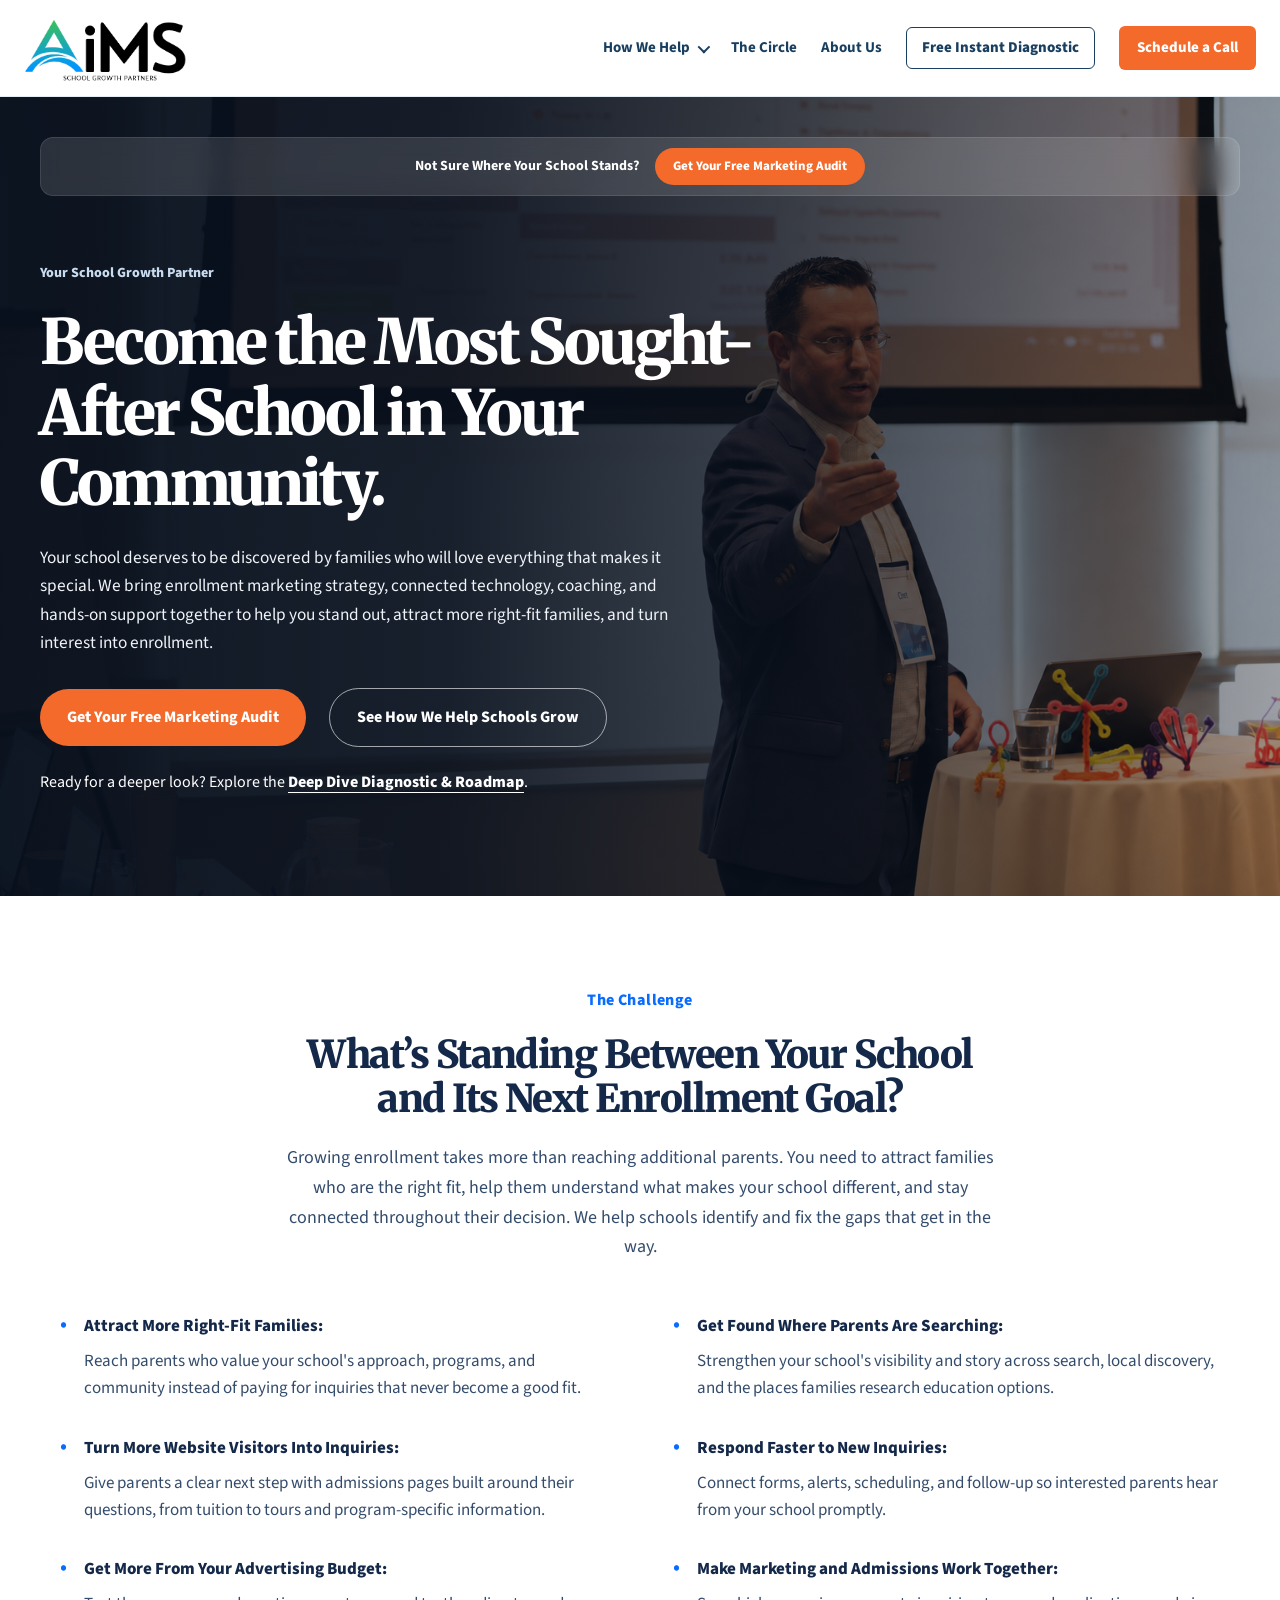
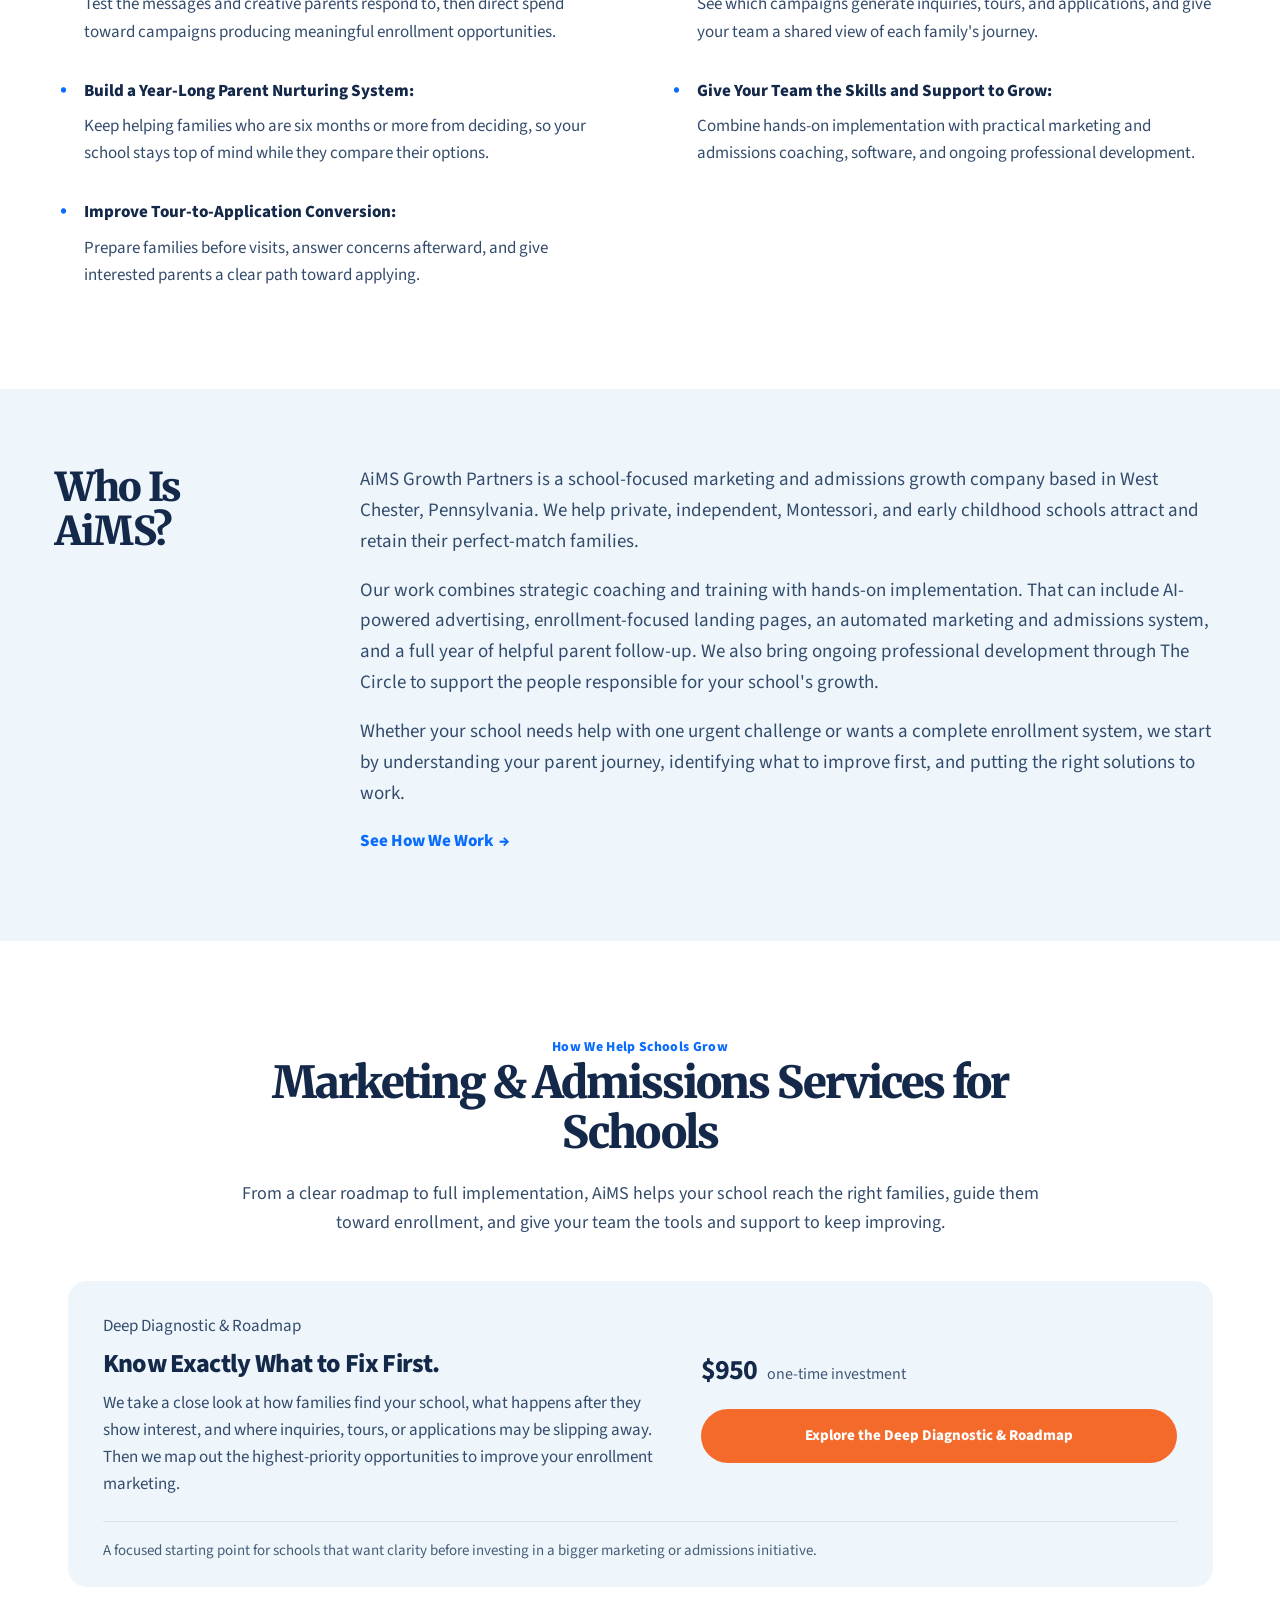
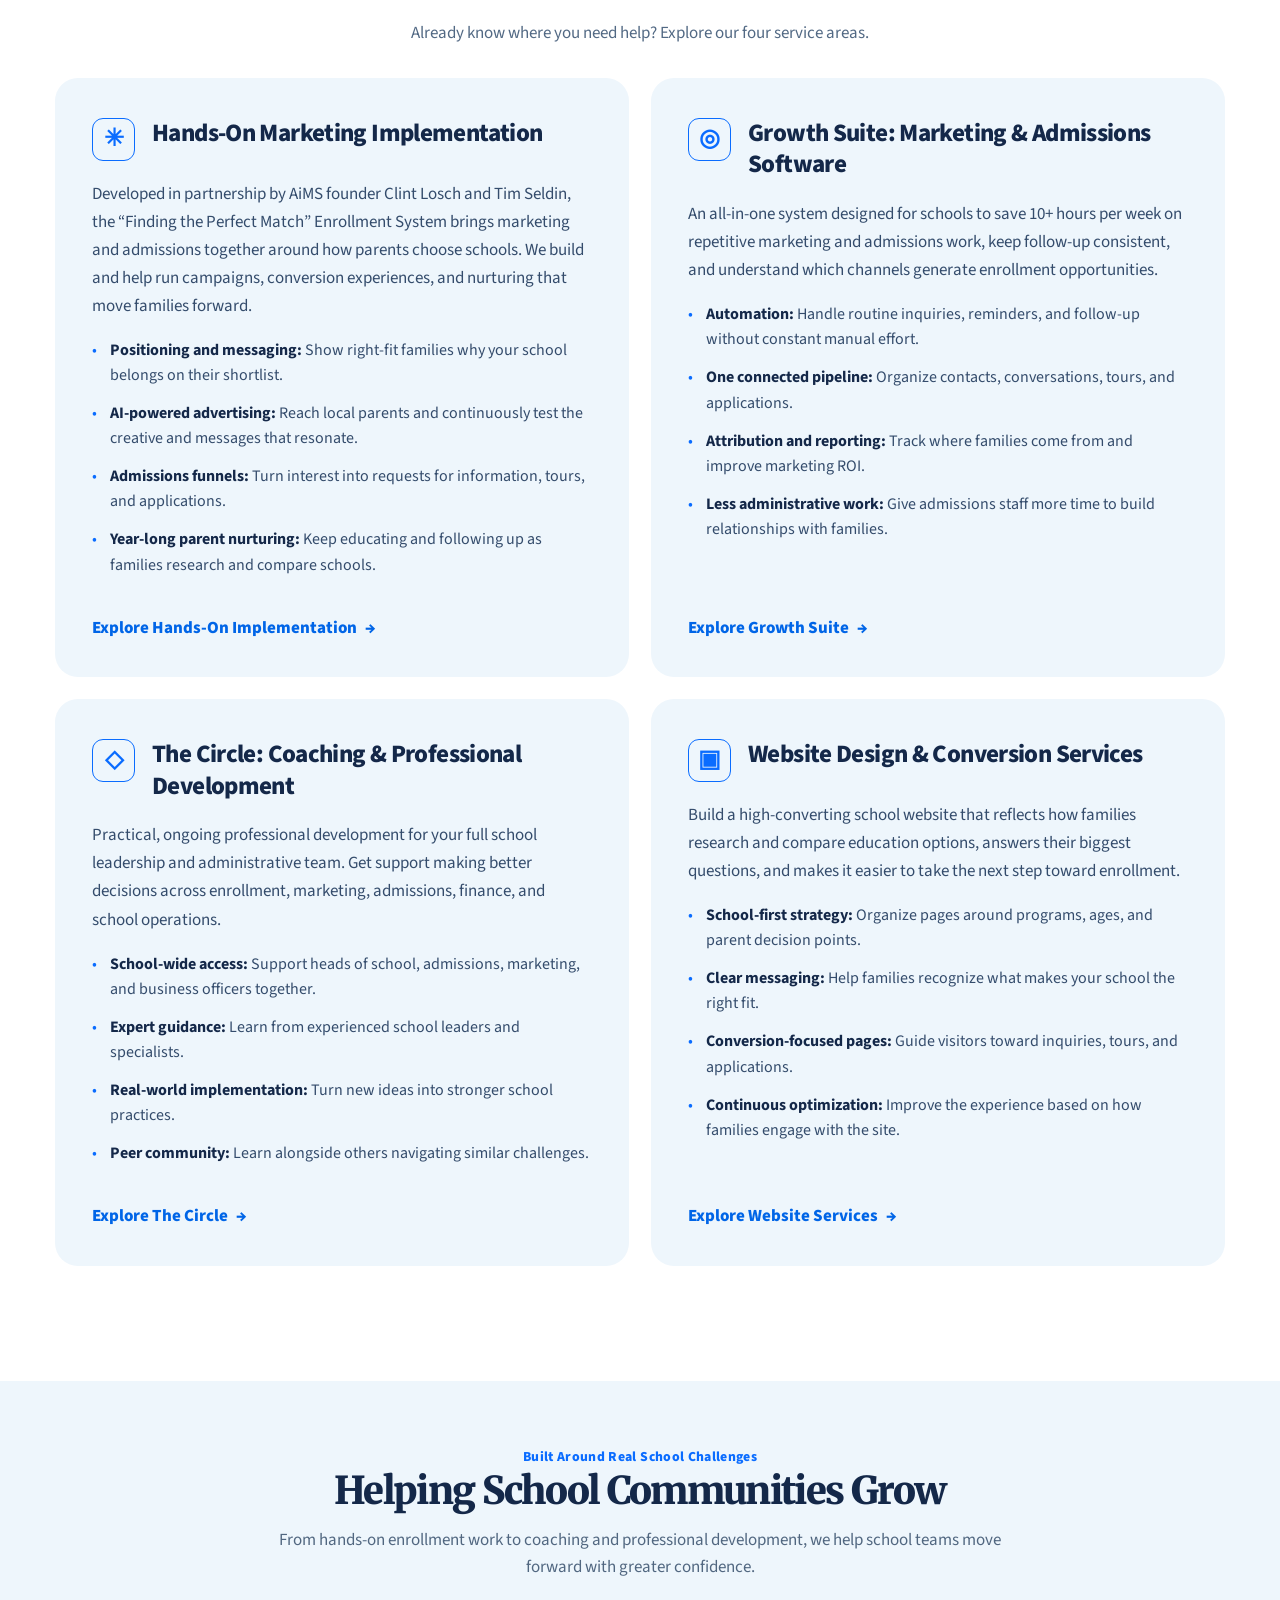
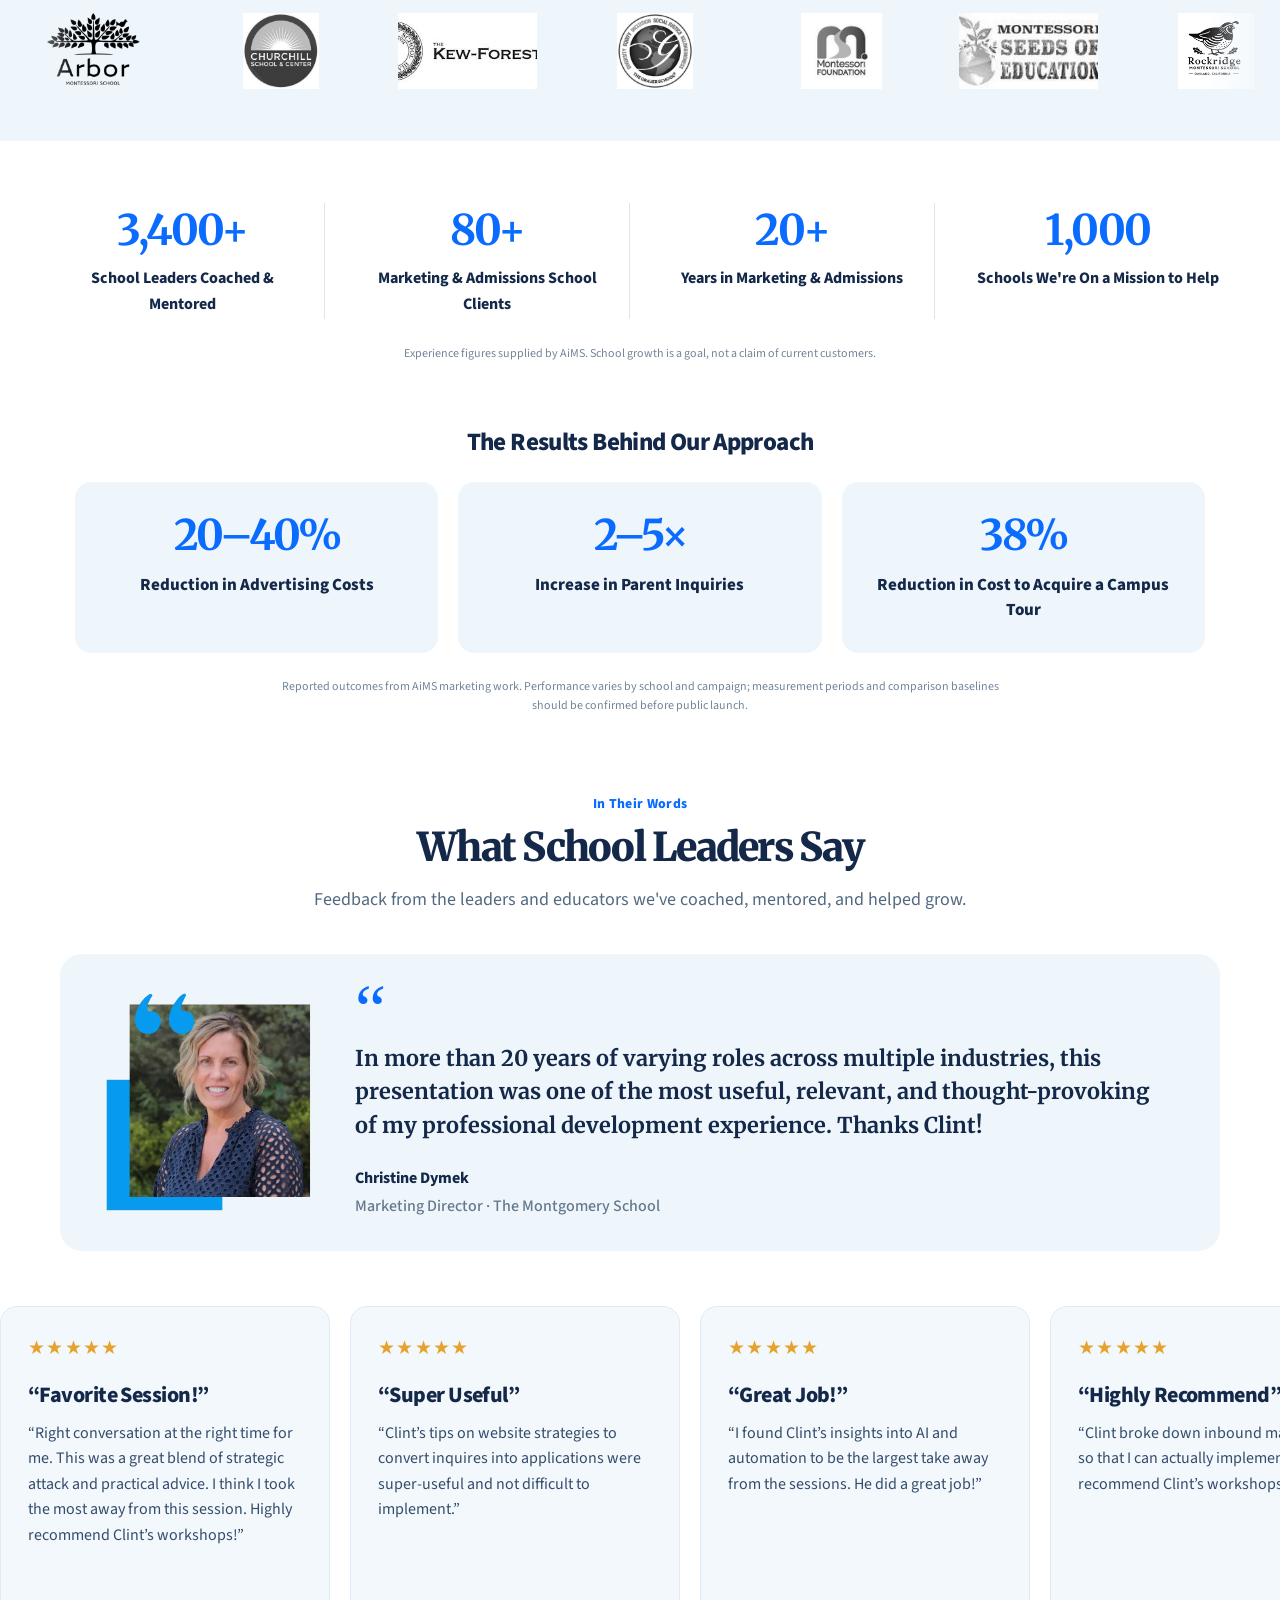
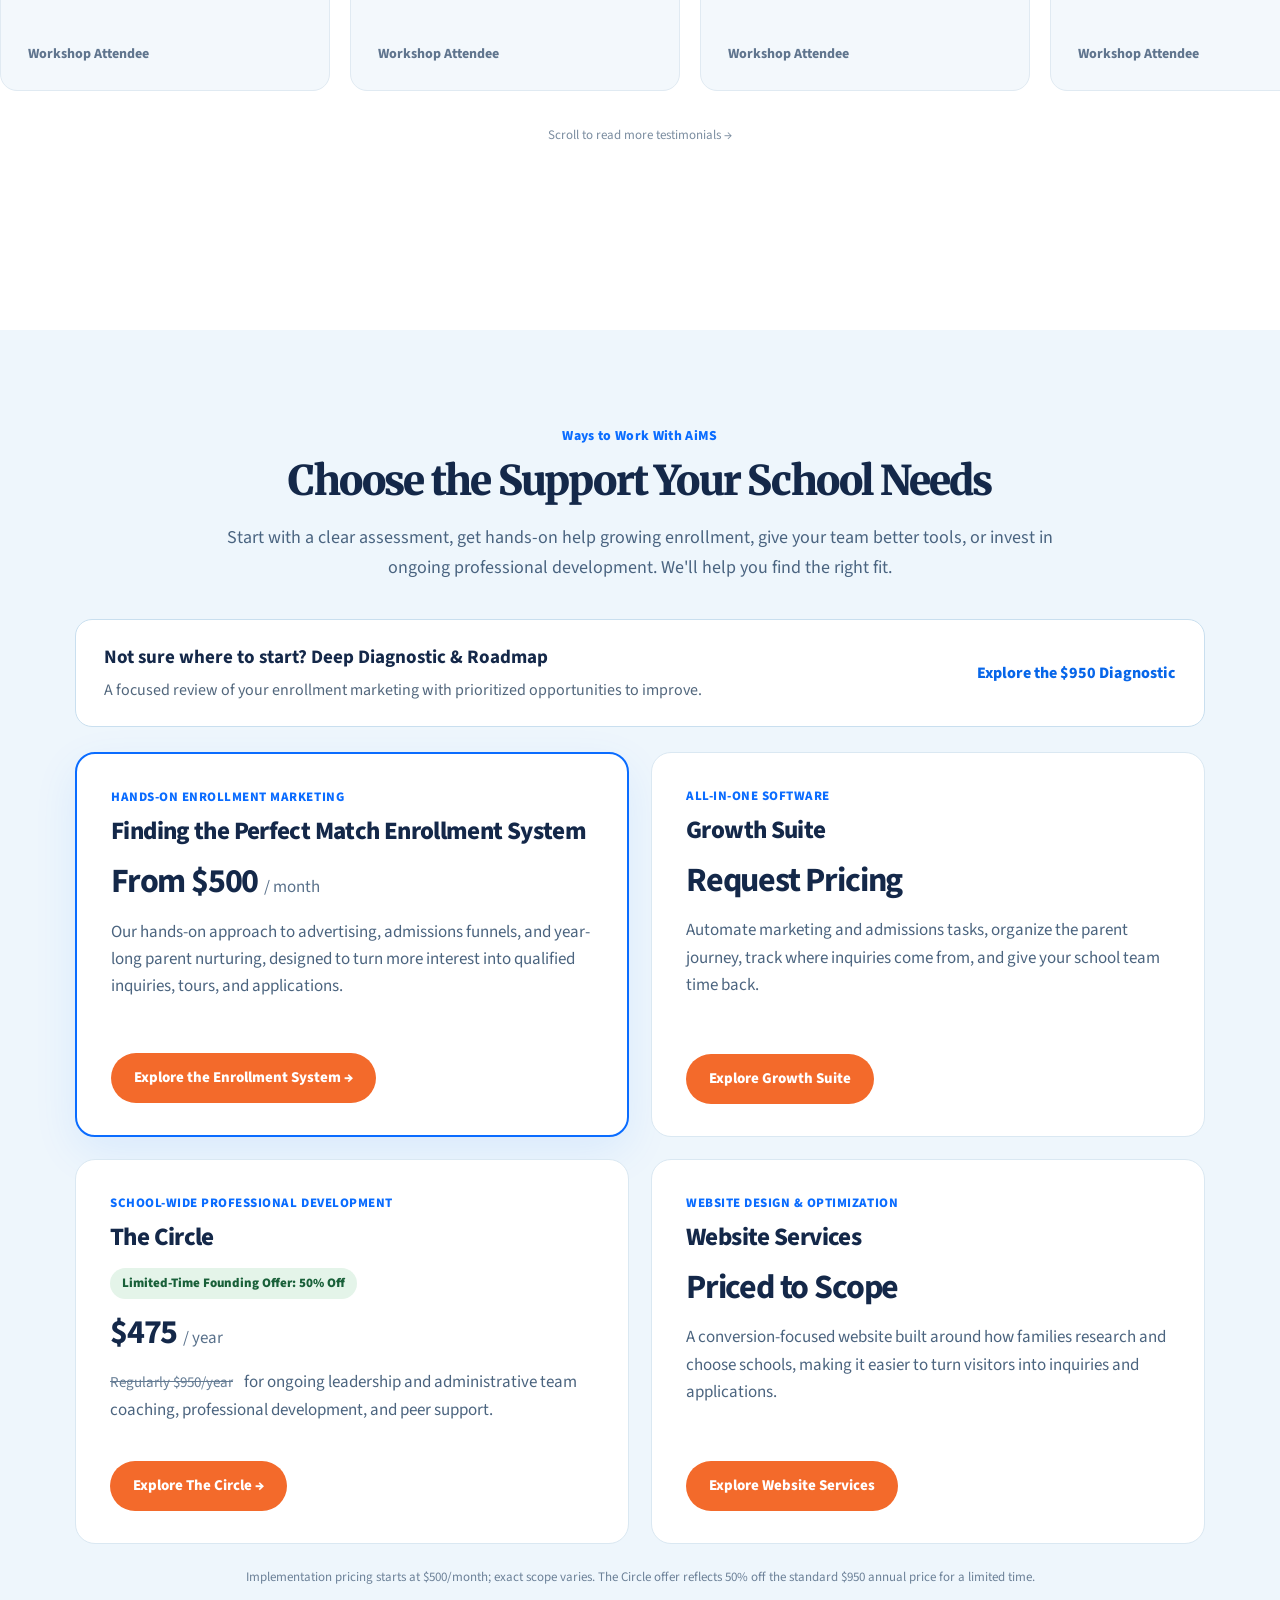
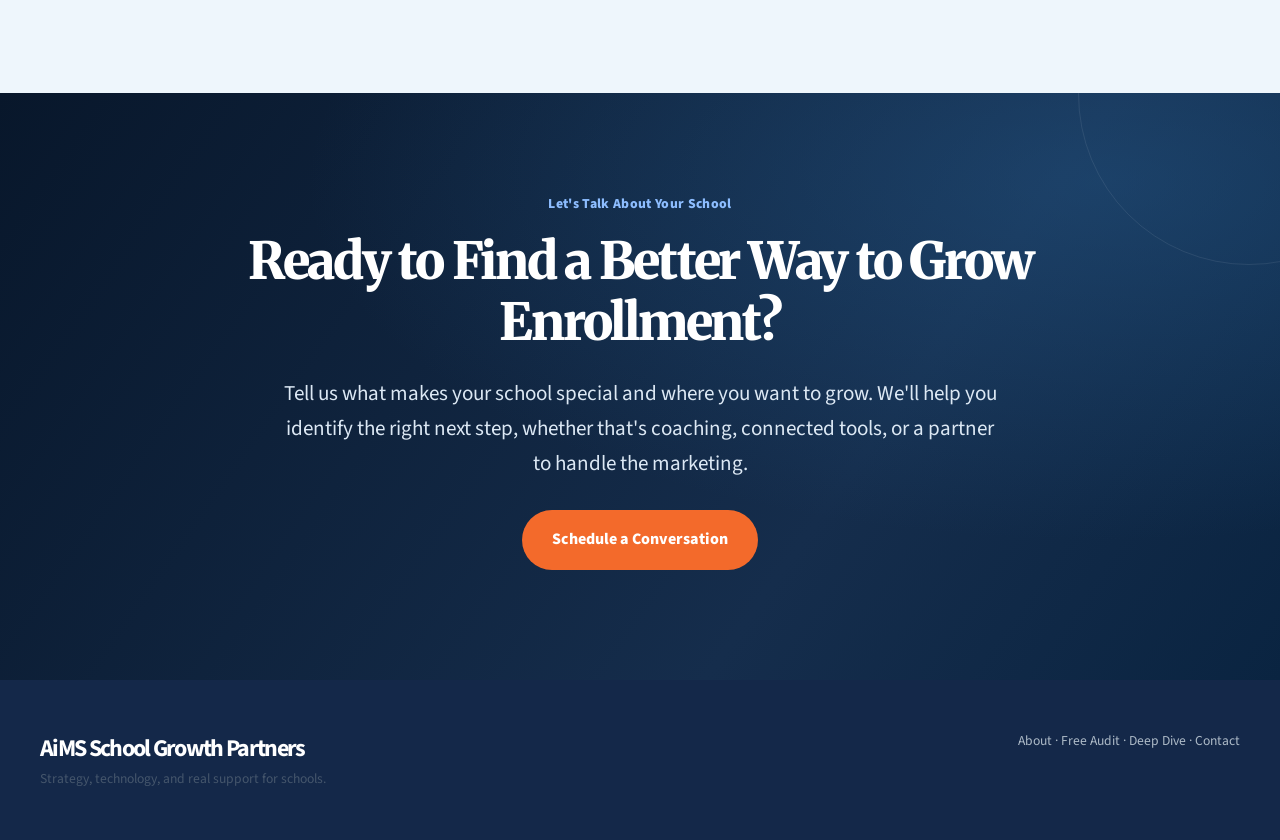
<file: index.html>
<!doctype html>
<html lang="en"><head><meta charset="utf-8"><meta name="viewport" content="width=device-width,initial-scale=1"><title>AiMS | School Growth Partners for Private and Independent Schools</title><meta content="AiMS combines school marketing strategy, admissions technology, coaching, and hands-on support to help independent schools attract and enroll more right-fit families." name="description"/><link rel="preconnect" href="https://fonts.googleapis.com"><link rel="preconnect" href="https://fonts.gstatic.com" crossorigin><link rel="stylesheet" href="https://fonts.googleapis.com/css2?family=Merriweather:wght@400;700;900&amp;family=Source+Sans+3:wght@400;500;600;700;800;900&amp;display=swap"><style>
:root{--navy:#16416C;--navy2:#0B7EBB;--gold:#E84E38;--paper:#F2F8FC;--ink:#16416C;--muted:#607179;--green:#0B7EBB}*{box-sizing:border-box}html{scroll-behavior:smooth}body{margin:0;font-family:Arial,Helvetica,sans-serif;color:var(--ink);background:#fff;line-height:1.55}h1,h2,h3,p{margin:0}h1,h2,h3{letter-spacing:-.045em;line-height:1.14}h1{font-size:clamp(3.1rem,6.3vw,6.7rem);font-weight:750}h2{font-size:clamp(2.3rem,4vw,4.25rem)}h3{font-size:1.35rem}p{color:var(--muted)}a{text-decoration:none;color:inherit}.shell{width:min(1190px,calc(100% - 48px));margin:auto}.eyebrow{color:#0B7EBB;font-size:.76rem;font-weight:800;text-transform:uppercase;letter-spacing:.17em}.eyebrow.light{color:#ffb199}.button{display:inline-flex;align-items:center;gap:25px;background:var(--gold);color:#fff;padding:17px 23px;border-radius:5px;font-size:.87rem;font-weight:800;box-shadow:0 12px 25px #00000017;transition:transform .2s}.button:hover{transform:translateY(-3px)}.button.dark{background:var(--navy);color:#fff}.button.outline{background:transparent;border:1px solid #ffffff55;color:#fff;box-shadow:none}.nav{height:89px;display:flex;align-items:center;justify-content:space-between}.brand{display:flex;align-items:baseline;gap:10px}.brand strong{font-size:2.1rem;letter-spacing:-.1em;color:var(--navy)}.brand strong i{color:var(--gold);font-style:normal}.brand span{font-size:.58rem;color:#7b8991;letter-spacing:.13em;text-transform:uppercase;font-weight:800}.navlinks{display:flex;align-items:center;gap:29px;font-size:.83rem;font-weight:750}.navlinks a:hover{color:var(--gold)}.navlinks .navcta{border:1px solid #d7dfe2;border-radius:5px;padding:12px 17px}.hero{background:var(--navy);color:white;overflow:hidden}.hero-inner{min-height:675px;display:grid;grid-template-columns:1.1fr .9fr;align-items:center;gap:50px;padding:78px 0 94px}.hero h1{max-width:770px;margin:21px 0}.hero h1 span{color:#ffb199}.hero p{font-size:1.13rem;max-width:640px;color:#d8e8f4;line-height:1.75}.actions{display:flex;align-items:center;gap:23px;margin-top:33px;flex-wrap:wrap}.subtle{font-size:.78rem;color:#c4e0ef;margin-top:23px}.video-art{position:relative;border-radius:15px;transform:rotate(2deg);background:#f4f1e9;padding:13px;box-shadow:0 35px 65px #0006}.photo-block{height:390px;background:linear-gradient(145deg,#d2e9f4 0%,#74b9db 45%,#0B7EBB 100%);border-radius:8px;position:relative;overflow:hidden}.sun{position:absolute;right:36px;top:35px;width:96px;height:96px;background:#fff7dc;border-radius:50%;filter:blur(1px)}.hill{position:absolute;bottom:-75px;width:140%;height:210px;background:#1770a4;border-radius:50%;left:-15%;transform:rotate(-13deg)}.hill.two{bottom:-115px;left:10%;background:#16416C;transform:rotate(8deg)}.school{position:absolute;bottom:92px;left:52px;width:260px;height:135px;background:#e9dfc7;box-shadow:8px 10px 0 #806b55}.school:before{content:'';position:absolute;left:-15px;right:-15px;top:-64px;border-left:145px solid transparent;border-right:145px solid transparent;border-bottom:66px solid #6f5444}.windows{position:absolute;top:27px;left:29px;display:flex;gap:22px}.windows b{display:block;width:49px;height:65px;background:#89b3b0;border:7px solid #fff4da}.badge{position:absolute;bottom:16px;right:-18px;background:#fff;color:var(--navy);padding:18px 21px;border-radius:8px;box-shadow:0 15px 50px #0003;transform:rotate(-2deg)}.badge strong{display:block;font-size:1.3rem}.badge small{color:#647078}.proof{padding:76px 0 86px;background:var(--paper)}.center{text-align:center}.sectionhead{max-width:780px;margin-bottom:38px}.sectionhead.center{margin-left:auto;margin-right:auto}.sectionhead h2{margin:12px 0 15px}.sectionhead p{font-size:1.03rem;line-height:1.75}.metrics{display:grid;grid-template-columns:repeat(4,1fr);gap:14px}.metric{background:#fff;padding:30px 24px 29px;border:1px solid #e6e9e8;border-top:4px solid var(--gold);border-radius:5px;min-height:247px}.metric .number{font-size:clamp(2.55rem,4vw,4.35rem);font-weight:800;letter-spacing:-.075em;color:var(--navy);line-height:1.15}.metric h3{font-size:1.04rem;margin:11px 0}.metric p{font-size:.85rem;line-height:1.65}.fine{color:#8c9699;font-size:.76rem;margin-top:19px}.section{padding:105px 0}.split{display:grid;grid-template-columns:1fr 1fr;align-items:center;gap:82px}.split h2{margin:17px 0 21px}.split p{font-size:1.08rem;line-height:1.75}.journey-board{background:#F2F8FC;padding:30px;border-radius:12px;box-shadow:0 18px 45px #192c4010}.journey-board .row{display:flex;gap:16px;align-items:flex-start;border-bottom:1px solid #dcebf5;padding:15px 0}.journey-board .row:last-child{border:0}.journey-board em{font-style:normal;width:32px;height:32px;display:grid;place-items:center;border-radius:50%;background:#0B7EBB;color:#fff;font-weight:800;font-size:.8rem;flex-shrink:0}.journey-board strong{display:block}.journey-board small{color:#718087}.dark-section{background:var(--navy);color:#fff}.dark-section p{color:#d2e3f0}.pillars{display:grid;grid-template-columns:repeat(3,1fr);gap:20px;margin-top:45px}.pillar{background:#0B7EBB;border:1px solid #ffffff1f;border-radius:8px;padding:36px;min-height:270px}.pillar .symbol{font-size:2rem;color:#ffd8cd;margin-bottom:19px}.pillar h3{margin-bottom:12px}.pillar p{font-size:.91rem;line-height:1.75}.feature{background:#F2F8FC}.feature-card{background:white;border-radius:12px;padding:38px;border:1px solid #e7eae8}.feature-card .big{font-size:4.2rem;font-weight:800;letter-spacing:-.07em;color:#0B7EBB;margin-bottom:7px}.bullet{margin:18px 0 26px;padding-left:20px;color:#66747c}.bullet li{margin:9px 0}.case-grid{display:grid;grid-template-columns:repeat(2,1fr);gap:22px;margin-top:45px}.case{border:1px solid #e3e8e6;border-radius:10px;overflow:hidden}.case-art{padding:35px 34px;min-height:235px;background:#D9ECF7;display:flex;flex-direction:column;justify-content:space-between}.case:nth-child(2) .case-art{background:#FDE4DF}.case-art small{font-weight:800;letter-spacing:.15em;text-transform:uppercase;color:#16416C}.case-art .stat{font-size:5.3rem;line-height:1;font-weight:800;letter-spacing:-.07em;color:#16416C}.case:nth-child(2) .stat{color:#E84E38}.case-body{padding:30px}.case-body h3{font-size:1.65rem;margin:6px 0 12px}.case-body p{line-height:1.75}.case-body a{font-weight:800;font-size:.9rem;color:#0B7EBB;display:inline-block;margin-top:25px}.accent-box{background:#D9ECF7;border-radius:12px;padding:42px}.accent-box h3{font-size:2rem;margin-bottom:12px}.accent-box p{color:#16416C}.final{padding:95px 0;background:#E84E38;text-align:center;color:#fff}.final h2{max-width:850px;margin:0 auto 21px}.final p{color:#fff;margin:0 auto 28px;max-width:620px}.footer{background:#16416C;color:#adbac7;padding:50px 0;font-size:.85rem}.foot-inner{display:flex;justify-content:space-between;gap:30px}.foot-inner strong{color:#fff;font-size:1.5rem;letter-spacing:-.07em}.mobile-menu{display:none}.preview-label{background:#F2F8FC;padding:9px;text-align:center;font-size:.73rem;color:#16416C;border-bottom:1px solid #d6e9f5}.mock-link{cursor:pointer}@media(max-width:950px){.navlinks{display:none}.mobile-menu{display:block;color:#233142;font-size:1.4rem}.hero-inner,.split{grid-template-columns:1fr}.hero-inner{padding:72px 0}.video-art{max-width:600px}.metrics{grid-template-columns:repeat(2,1fr)}.pillars{grid-template-columns:1fr}.case-grid{grid-template-columns:1fr}.split{gap:36px}}@media(max-width:590px){.shell{width:calc(100% - 34px)}.nav{height:70px}.hero h1{font-size:3.15rem}.hero-inner{padding:62px 0}.video-art{transform:none}.photo-block{height:270px}.school{transform:scale(.7);transform-origin:bottom left}.badge{right:0}.metrics{grid-template-columns:1fr}.metric{min-height:0}.section{padding:65px 0}.proof{padding:65px 0}.case-art{min-height:185px}.foot-inner{flex-direction:column}.actions .button{width:100%;justify-content:space-between}}


.shift-grid{display:grid;grid-template-columns:repeat(2,minmax(0,1fr));gap:17px;margin-top:35px}.shift-card{border:1px solid #dce8f1;background:#fff;border-radius:9px;padding:27px}.shift-card .old{font-size:.82rem;color:#8a969f;text-decoration:line-through;margin:12px 0}.shift-card .new{color:#16416C;font-weight:800;font-size:1.13rem;line-height:1.4}.shift-card .arrow{color:#E84E38;font-size:1.4rem}.step-grid{display:grid;grid-template-columns:repeat(3,minmax(0,1fr));gap:18px;margin-top:38px}.step-card{background:white;color:#16416C;border:1px solid #d9e8f2;border-radius:10px;padding:28px}.step-no{color:#E84E38;font-size:.79rem;font-weight:800;letter-spacing:.13em;margin-bottom:25px}.step-card h3{margin-bottom:13px}.step-card p{font-size:.89rem;line-height:1.75}.nurture{background:#16416C;color:white}.nurture .sectionhead p,.nurture .nurture-copy p{color:#d6e8f5}.nurture-stats{display:flex;gap:18px;flex-wrap:wrap;margin:30px 0}.nurture-stat{border-left:3px solid #E84E38;padding:6px 23px;background:#ffffff0d;border-radius:0 8px 8px 0}.nurture-stat strong{display:block;font-size:2.6rem;letter-spacing:-.06em}.nurture-stat span{color:#d7e8f3;font-size:.86rem}.nurture-timeline{display:grid;grid-template-columns:repeat(4,1fr);gap:15px;margin-top:35px}.nurture-phase{border:1px solid #ffffff36;border-radius:9px;padding:23px;background:#ffffff0b}.nurture-phase small{color:#ffb7a9;letter-spacing:.1em;font-weight:800}.nurture-phase h3{font-size:1.16rem;margin:13px 0}.nurture-phase p{color:#ccdeeb;font-size:.85rem}.offer-grid{display:grid;grid-template-columns:1fr 1fr;gap:22px;margin-top:37px}.offer{border:1px solid #dbe9f0;border-radius:12px;padding:38px;background:#fff}.offer.featured{background:#16416C;color:#fff}.offer h3{font-size:2rem;margin:11px 0}.offer p{line-height:1.75}.offer.featured p,.offer.featured li{color:#d9e8f1}.offer ul{padding-left:20px;color:#65737c}.offer li{margin:11px 0}.footnote{font-size:.79rem;color:#93b3cd;margin-top:20px}@media(max-width:850px){.step-grid{grid-template-columns:repeat(2,1fr)}.nurture-timeline{grid-template-columns:repeat(2,1fr)}}@media(max-width:600px){.shift-grid,.step-grid,.offer-grid,.nurture-timeline{grid-template-columns:1fr}.nurture-stats{display:block}.nurture-stat{margin:12px 0}}


.hero h1{font-size:clamp(2.85rem,5.55vw,5.5rem);line-height:1.07}.hero h1 span{color:#ffad9e}.hero .hero-system{font-size:1.45rem;font-weight:800;color:white;letter-spacing:-.03em;margin:18px 0 14px}.hero .hero-proof{font-size:.87rem;color:#cfe4f0;margin-top:22px}.new-offer{background:#F2F8FC}.offer-banner{border:1px solid #b6d5e7;border-radius:14px;padding:54px;background:#fff;box-shadow:0 22px 65px #16416C12}.offer-banner .eyebrow{margin-bottom:17px}.offer-banner p{font-size:1.1rem;line-height:1.8;max-width:800px}.offer-banner h2{max-width:880px;margin:0 0 20px}.offer-detail{display:flex;gap:12px;flex-wrap:wrap;margin:28px 0}.offer-detail span{font-size:.85rem;padding:9px 13px;background:#F2F8FC;color:#16416C;border-radius:25px;font-weight:800}.proof-marker{font-size:.8rem;color:#5d7586;margin-top:17px}.hero .button{color:white}@media(max-width:600px){.offer-banner{padding:28px}.hero h1{font-size:2.8rem}}


/* AiMS editorial redesign, visually inspired by the current IMPACT design language.
   IMPACT brand assets, logo, proprietary fonts, and copy are not reused. */
@import url('https://fonts.googleapis.com/css2?family=Merriweather:wght@700;900&family=Source+Sans+3:wght@400;500;600;700;800&display=swap');
:root{--navy:#142849;--navy2:#0a6cff;--gold:#0a6cff;--paper:#f2f7fa;--ink:#142849;--muted:#45566c;--green:#0a6cff}
body{font-family:'Source Sans 3','Helvetica Neue',Arial,sans-serif;font-size:17px;color:#142849;line-height:1.6}
h1,h2{font-family:'Merriweather',Georgia,serif!important;letter-spacing:-.044em!important;line-height:1.18!important;font-weight:900!important}
h3{font-family:'Source Sans 3','Helvetica Neue',Arial,sans-serif!important;letter-spacing:-.025em!important;font-weight:800!important}
h1{font-size:clamp(2.8rem,5.2vw,5.3rem)!important}
h2{font-size:clamp(2.1rem,3.5vw,3.4rem)!important}
.shell{width:min(1200px,calc(100% - 52px))}
.preview-label{background:#edf4fa!important;color:#536379!important;border:0!important;font-size:.68rem!important}
.nav{height:94px}.brand strong{font-family:'Source Sans 3',sans-serif;font-size:2.2rem;letter-spacing:-.08em}.brand strong i{color:#0a6cff}.brand span{font-size:.65rem;letter-spacing:.11em}.navlinks{gap:28px;font-size:.93rem;font-weight:800}.navlinks .navcta{background:#0a6cff;border:1px solid #0a6cff;color:white;padding:13px 25px;border-radius:999px;box-shadow:none}.navlinks a:hover{color:#0a6cff}
.button{border-radius:999px!important;background:#0a6cff!important;color:#fff!important;padding:17px 30px!important;font-family:'Source Sans 3',sans-serif!important;font-size:1rem!important;font-weight:800!important;box-shadow:none!important;gap:20px}
.button.dark{background:#0a6cff!important;color:white!important}.button:hover{background:#0057dc!important;transform:translateY(-1px)!important;box-shadow:0 9px 22px #0a6cff29!important}
.hero{background:#fff!important;color:#142849!important;border-bottom:1px solid #dce6ed;overflow:visible}
.hero-inner{min-height:670px;grid-template-columns:1.08fr .92fr;gap:75px;padding:84px 0 94px}
.hero h1{color:#142849!important;line-height:1.12!important;font-size:clamp(3rem,5.3vw,5.4rem)!important}
.hero h1 span{color:#0a6cff!important}
.hero .eyebrow{color:#0a6cff!important}.hero .hero-system{color:#142849!important;font-size:1.3rem;font-weight:800;margin:23px 0 10px}
.hero p{color:#45566c!important;font-size:1.16rem;line-height:1.75;max-width:670px;margin-top:19px}
.hero .hero-proof,.hero .subtle{color:#536379!important}.hero .hero-proof{border-top:1px solid #dce6ed;padding-top:19px;max-width:660px}
.hero .actions>a:not(.button){color:#005fae!important;text-decoration:underline;text-underline-offset:5px;font-weight:800}
.video-art{transform:none;border:0;background:#f2f7fa;box-shadow:0 20px 55px #1428491a;padding:12px;border-radius:21px}
.photo-block{border-radius:15px;background:linear-gradient(145deg,#bad5e9,#75add6 48%,#005fae)}
.sun{background:#fff;opacity:.82}.hill{background:#3f82ab}.hill.two{background:#1d507b}
.badge{right:10px;bottom:15px;background:#fff;transform:none;border-radius:12px;box-shadow:0 8px 28px #14284925}
.proof{background:#f2f7fa!important;padding:95px 0}.sectionhead h2,.sectionhead.center h2{color:#142849}.sectionhead p{color:#45566c;font-size:1.14rem}
.metric{border-top:0!important;border-radius:13px!important;box-shadow:0 10px 32px #1428490c;padding:35px 26px;min-height:240px}.metric .number{color:#0a6cff;font-family:'Merriweather',Georgia,serif;font-size:clamp(2.2rem,3vw,3.5rem);letter-spacing:-.06em}.metric h3{font-size:1.13rem}.metric p{font-size:.93rem}
.section{padding:110px 0}.eyebrow{color:#0a6cff!important;font-size:.86rem;letter-spacing:.025em!important;text-transform:none!important;font-family:'Source Sans 3',sans-serif}
.section h2{color:#142849}.section p{color:#45566c}.section.dark-section h2{color:white}
.journey-board{background:#f2f7fa;border:1px solid #dce6ed;box-shadow:none;padding:33px}.journey-board em{background:#0a6cff;color:white}
.shift-grid{gap:21px}.shift-card{padding:33px;background:#fff;border:1px solid #dce6ed;border-radius:14px;box-shadow:0 8px 28px #14284908}.shift-card .arrow{color:#0a6cff}.shift-card .new{color:#142849}
.dark-section{background:#142849!important}.dark-section .sectionhead h2{color:white}.dark-section .sectionhead p{color:#cce1f0}.pillar{background:#1d3d66!important;border-color:#ffffff20;padding:37px;border-radius:12px}.pillar .symbol{color:#8fc1ff!important}.pillar p{color:#deebf6!important}
.step-grid{gap:20px}.step-card{border:1px solid #dce6ed;box-shadow:0 9px 30px #14284908;padding:34px;border-radius:14px}.step-no{color:#0a6cff!important}.step-card[style*='border-color']{border-color:#0a6cff!important}.step-card h3{font-size:1.32rem}
.nurture{background:#142849!important;color:#fff}.nurture h2,.nurture h3{color:#fff}.nurture .sectionhead p,.nurture .nurture-copy p{color:#d8eaff!important}.nurture-stat{border-left-color:#0a6cff;background:#ffffff12}.nurture-phase{border:1px solid #6c89af;background:#213e64;border-radius:12px}.nurture-phase small{color:#97c5ff}.nurture-phase p{color:#d8eaff!important}
.feature{background:#f2f7fa!important}.feature-card{border:1px solid #dce6ed;box-shadow:0 18px 50px #1428490b;border-radius:16px}.feature-card .big{color:#0a6cff!important;font-family:'Merriweather',Georgia,serif;font-weight:900}
.case-art{background:#dce9f7!important;border-radius:12px 12px 0 0}.case:nth-child(2) .case-art{background:#edf4fb!important}.case-art .stat,.case:nth-child(2) .stat{color:#142849}.case-body a{color:#005fae}
.accent-box{background:#eaf4fb;border:1px solid #dce6ed;border-radius:16px}.offer-banner{border:1px solid #dce6ed;border-radius:18px;box-shadow:0 18px 60px #1428490d}.offer{border:1px solid #dce6ed;border-radius:16px;box-shadow:0 10px 32px #14284908}.offer.featured{background:#142849}.offer.featured h3{color:white}.offer-detail span{background:#eaf4fb;color:#142849;border-radius:999px}
.final{background:#edf6fc!important;color:#142849!important}.final h2{color:#142849}.final p{color:#45566c!important}.final .eyebrow{color:#0a6cff!important}
.footer{background:#142849!important}.footer .inner strong{color:white}
@media(max-width:950px){.hero-inner{grid-template-columns:1fr}.video-art{max-width:650px;margin:0}.hero{overflow:hidden}.hero h1{font-size:clamp(2.7rem,7vw,4.4rem)!important}}
@media(max-width:590px){.nav{height:74px}.hero-inner{padding:62px 0 70px}.hero h1{font-size:2.5rem!important}.metric{min-height:0}.section{padding:78px 0}.proof{padding:76px 0}.shell{width:calc(100% - 36px)}}


/* Hero study: full-bleed event portrait, dark overlay, and compact editorial hierarchy. */
.hero.aims-photo-hero{position:relative;background:linear-gradient(90deg,rgba(8,16,29,.97) 0%,rgba(8,16,29,.93) 35%,rgba(8,16,29,.78) 59%,rgba(8,16,29,.4) 100%),url('/assets/clint-speaking-edited-v2.png') center 32%/cover no-repeat!important;color:#fff!important;border:0;overflow:hidden}
.aims-photo-hero .hero-inner{display:block;min-height:690px;padding:40px 0 100px;position:relative;z-index:1}
.aims-photo-hero .diagnostic-banner{width:100%;display:flex;align-items:center;justify-content:center;gap:16px;flex-wrap:wrap;background:rgba(255,255,255,.13);border:1px solid rgba(255,255,255,.1);border-radius:13px;padding:10px 19px;margin:0 0 66px;color:#fff;font-size:14px;font-weight:700;backdrop-filter:blur(10px)}
.aims-photo-hero .diagnostic-banner a{background:#fff;color:#182b47;border-radius:999px;padding:8px 18px;font-size:13px;font-weight:800;white-space:nowrap}
.aims-photo-hero .hero-copy{max-width:745px}
.aims-photo-hero .eyebrow{color:#c8dbef!important;font-size:14px;letter-spacing:0!important;font-weight:800;margin:0 0 23px}
.aims-photo-hero h1{font-size:clamp(2.35rem,3.9vw,3.72rem)!important;line-height:1.18!important;max-width:760px;margin:0 0 25px;color:#fff!important;letter-spacing:-.045em!important}
.aims-photo-hero p{max-width:650px;margin:0;color:#f0f4f8!important;font-size:clamp(1.05rem,1.35vw,1.23rem);line-height:1.65}
.aims-photo-hero .actions{margin:30px 0 0}
.aims-photo-hero .actions .button{font-size:16px!important;padding:16px 27px!important}
.aims-photo-hero .secondary-path{color:#fff;font-size:16px;margin-top:23px;line-height:1.6}
.aims-photo-hero .secondary-path a{color:#fff;text-decoration:underline;text-underline-offset:5px;font-weight:800}
@media(max-width:800px){.hero.aims-photo-hero{background-position:43% center!important}.aims-photo-hero .hero-inner{padding:20px 0 75px;min-height:640px}.aims-photo-hero .diagnostic-banner{margin-bottom:70px;gap:9px;font-size:12px}.aims-photo-hero .hero-copy{max-width:650px}.aims-photo-hero h1{font-size:clamp(2.2rem,7vw,3.25rem)!important}}
@media(max-width:560px){.hero.aims-photo-hero{background-image:linear-gradient(90deg,rgba(8,16,29,.95),rgba(8,16,29,.82)),url('/assets/clint-speaking-edited-v2.png')!important;background-position:43% center!important}.aims-photo-hero .hero-inner{padding:14px 0 62px;min-height:640px}.aims-photo-hero .diagnostic-banner{margin-bottom:55px;text-align:center;padding:12px;font-size:12px}.aims-photo-hero h1{font-size:2.25rem!important}.aims-photo-hero .actions .button{width:auto}.aims-photo-hero .secondary-path{font-size:15px}}


/* Section 2: IMPACT-inspired editorial challenge list, adapted to school enrollment. */
.challenge-section{background:#fff;padding:92px 0 100px;color:#142849}
.challenge-section .challenge-intro{text-align:center;max-width:760px;margin:0 auto 51px}
.challenge-section .eyebrow{color:#0a6cff!important;font-weight:800;font-size:16px;margin-bottom:18px}
.challenge-section h2{font-family:'Merriweather',Georgia,serif!important;color:#142849;font-size:clamp(2rem,3vw,2.85rem)!important;line-height:1.17!important;letter-spacing:-.04em!important;margin:0 auto 22px;max-width:720px}
.challenge-section .challenge-intro p{font-size:18px;color:#344c6c;line-height:1.65;max-width:710px;margin:0 auto}
.challenge-grid{display:grid;grid-template-columns:1fr 1fr;gap:65px;max-width:1160px;margin:0 auto}
.challenge-column{list-style:none;padding:0;margin:0;display:grid;gap:32px;align-content:start}
.challenge-column li{position:relative;padding-left:24px;font-size:17px;color:#344c6c;line-height:1.6}
.challenge-column li::before{content:'•';position:absolute;left:0;top:-1px;color:#0a6cff;font-size:23px;line-height:1}
.challenge-column strong{display:block;color:#142849;font-size:17px;font-weight:800;margin-bottom:8px}
.challenge-column span{display:block}
@media(max-width:760px){.challenge-section{padding:72px 0}.challenge-grid{grid-template-columns:1fr;gap:30px}.challenge-column{gap:26px}.challenge-section .challenge-intro{margin-bottom:40px}.challenge-section .challenge-intro p{font-size:17px}}


/* Section 3: compact company introduction modeled on the reference's editorial split. */
.who-section{background:#eef6fc;padding:76px 0 86px;color:#142849}
.who-section .who-grid{display:grid;grid-template-columns:245px minmax(0,1fr);gap:60px;align-items:start;max-width:1170px;margin:0 auto}
.who-section h2{color:#142849;font-family:'Merriweather',Georgia,serif!important;font-size:clamp(2.25rem,3.1vw,3.15rem)!important;line-height:1.12!important;letter-spacing:-.045em!important;margin:0}
.who-section .who-body p{font-family:'Source Sans 3',Arial,sans-serif;font-size:clamp(1.1rem,1.48vw,1.39rem);line-height:1.63;color:#344c6c;margin:0 0 18px}
.who-section .who-link{font-size:17px;font-weight:800;color:#0a6cff;text-decoration:none}
.who-section .who-link:hover{text-decoration:underline;text-underline-offset:4px}
@media(max-width:760px){.who-section{padding:66px 0}.who-section .who-grid{grid-template-columns:1fr;gap:22px}.who-section h2{max-width:350px}.who-section .who-body p{font-size:18px}}


/* Section 4: service menu with a diagnostic lead offer and four detailed service areas. */
.aims-services{padding:95px 0 115px;background:#fff;color:#142849}
.aims-services .services-title{text-align:center;max-width:825px;margin:0 auto 43px}
.aims-services .services-title h2{color:#142849;font-size:clamp(2.25rem,3.45vw,3.55rem)!important;line-height:1.15!important;margin:0 0 21px}
.aims-services .services-title p{font-size:18px;color:#344c6c;line-height:1.6}
.aims-services .diagnostic-offer{max-width:1145px;margin:0 auto;background:#eef6fc;border-radius:19px;padding:32px 35px 24px}
.aims-services .diag-main{display:grid;grid-template-columns:1fr .85fr;align-items:center;gap:37px}
.aims-services .diag-kicker{font-size:17px;color:#344c6c;margin-bottom:9px}
.aims-services .diagnostic-offer h3{font-size:26px;color:#142849;font-weight:800;margin:0 0 11px}
.aims-services .diagnostic-offer p{font-size:17px;color:#344c6c;line-height:1.6;margin:0}
.aims-services .diag-price{display:flex;align-items:baseline;gap:10px;margin:0 0 16px;color:#142849}
.aims-services .diag-price strong{font-size:28px;letter-spacing:-.035em}
.aims-services .diag-price span{font-size:16px;color:#425776}
.aims-services .diag-action{display:flex;flex-direction:column;align-items:stretch}
.aims-services .diag-action .button{justify-content:center;text-align:center;font-size:15px!important;padding:15px 20px!important}
.aims-services .diag-foot{border-top:1px solid #d6e5f0;margin-top:23px;padding-top:17px;font-size:15px;color:#455d77}
.aims-services .service-transition{text-align:center;margin:33px auto 30px;color:#526984;font-size:17px}
.aims-services .service-card-grid{display:grid;grid-template-columns:repeat(2,minmax(0,1fr));gap:22px;max-width:1170px;margin:0 auto}
.aims-services .service-detail-card{background:#eef6fc;border-radius:23px;padding:40px 37px 35px;display:flex;flex-direction:column;min-height:465px}
.aims-services .card-heading{display:flex;align-items:flex-start;gap:17px;margin-bottom:19px}
.aims-services .card-icon{color:#0a6cff;flex:0 0 43px;width:43px;height:43px;display:grid;place-items:center;border:1.5px solid #0a6cff;border-radius:11px;font-size:24px;font-weight:700;line-height:1}
.aims-services .service-detail-card h3{font-size:25px;color:#142849;line-height:1.27;margin:0;font-weight:800}
.aims-services .service-detail-card p{font-size:17px;line-height:1.65;color:#344c6c;margin-bottom:18px}
.aims-services .service-detail-card ul{margin:0 0 23px;padding:0;list-style:none;display:grid;gap:13px}
.aims-services .service-detail-card li{font-size:16px;color:#344c6c;line-height:1.57;position:relative;padding-left:18px}
.aims-services .service-detail-card li:before{content:'•';color:#0a6cff;position:absolute;left:0;top:0}
.aims-services .service-detail-card li strong{color:#142849}
.aims-services .service-card-link{color:#0065e7;font-size:17px;font-weight:800;margin-top:auto;padding-top:14px;display:inline-flex;gap:8px;align-items:center}
.aims-services .service-card-link:hover{text-decoration:underline;text-underline-offset:4px}
@media(max-width:830px){.aims-services .diag-main{grid-template-columns:1fr;gap:25px}.aims-services .service-card-grid{grid-template-columns:1fr}.aims-services .service-detail-card{min-height:0}}
@media(max-width:560px){.aims-services{padding:69px 0}.aims-services .diagnostic-offer{padding:26px 23px 23px}.aims-services .service-detail-card{padding:29px 25px}.aims-services .service-detail-card h3{font-size:22px}.aims-services .services-title p{font-size:17px}}


/* Section 5: quantified trust, featured quote, client placeholder marquee and proof cards. */
.aims-social-proof{padding:0 0 110px;background:#fff;color:#142849;overflow:hidden}
.aims-social-proof .proof-logo-band{background:#eef6fc;padding:65px 0 52px;text-align:center}
.aims-social-proof .proof-logo-band h2{font-size:clamp(1.95rem,3vw,2.9rem)!important;color:#142849;line-height:1.18!important;margin:0 auto 14px;max-width:760px}
.aims-social-proof .proof-logo-band p{font-size:17px;color:#516780;max-width:740px;margin:0 auto 32px}
.aims-social-proof .logo-viewport{width:100%;overflow:hidden;mask-image:linear-gradient(90deg,transparent,#000 9%,#000 91%,transparent)}
.aims-social-proof .logo-track{display:flex;gap:24px;width:max-content;animation:aims-logo-scroll 36s linear infinite}
.aims-social-proof .logo-placeholder{height:70px;width:205px;border:1px dashed #a9bccb;background:#f8fbfe;border-radius:11px;display:grid;place-items:center;color:#7c8da0;text-transform:uppercase;letter-spacing:.11em;font-size:12px;font-weight:800;flex:none}
@keyframes aims-logo-scroll{to{transform:translateX(-50%)}}
@media(prefers-reduced-motion:reduce){.aims-social-proof .logo-track{animation:none}}
.aims-social-proof .proof-metrics{display:grid;grid-template-columns:repeat(4,1fr);gap:20px;padding:62px 0 75px}
.aims-social-proof .proof-figure{text-align:center;border-right:1px solid #dae6ef;padding:2px 16px}
.aims-social-proof .proof-figure:last-child{border-right:0}
.aims-social-proof .proof-figure strong{display:block;font-family:'Merriweather',Georgia,serif;font-size:clamp(2rem,3.3vw,3.3rem);line-height:1.2;color:#0a6cff;letter-spacing:-.045em}
.aims-social-proof .proof-figure span{display:block;margin-top:10px;font-weight:750;color:#142849;font-size:16px}
.aims-social-proof .proof-note{text-align:center;font-size:12px;color:#75849a;margin-top:-50px;margin-bottom:65px}
.aims-social-proof .outcomes-heading{text-align:center;margin:0 auto 25px;color:#142849;font-size:25px;font-weight:800}
.aims-social-proof .outcome-metrics{display:grid;grid-template-columns:repeat(3,minmax(0,1fr));gap:20px;margin:0 auto 24px;max-width:1130px}
.aims-social-proof .outcome-stat{background:#eef6fc;border-radius:16px;padding:28px 23px 30px;text-align:center}
.aims-social-proof .outcome-stat strong{display:block;font-family:'Merriweather',Georgia,serif;color:#0a6cff;letter-spacing:-.055em;font-size:clamp(2.05rem,3.3vw,3.2rem);line-height:1.2}
.aims-social-proof .outcome-stat span{display:block;color:#142849;font-weight:800;font-size:17px;line-height:1.45;margin-top:13px}
.aims-social-proof .outcomes-footnote{text-align:center;color:#73859a;font-size:12px;margin:0 auto 78px;max-width:740px}
.aims-social-proof .testimonials-heading{text-align:center;max-width:760px;margin:0 auto 39px}
.aims-social-proof .testimonials-heading h2{font-size:clamp(2rem,3.1vw,3.2rem)!important;margin:9px 0 15px;color:#142849}
.aims-social-proof .testimonials-heading p{font-size:18px;color:#526980}
.aims-social-proof .featured-quote{background:#eef6fc;border-radius:22px;max-width:1160px;margin:0 auto 55px;display:grid;grid-template-columns:225px 1fr;gap:40px;align-items:center;padding:31px 45px 31px 30px}
.aims-social-proof .featured-photo{width:225px;aspect-ratio:1;object-fit:contain;border-radius:16px}
.aims-social-proof .quote-glyph{color:#0a6cff;font-family:Georgia,serif;font-size:70px;line-height:.7;margin-bottom:8px}
.aims-social-proof .featured-quote blockquote{font-family:'Merriweather',Georgia,serif;color:#142849;font-size:clamp(1.15rem,1.7vw,1.55rem);font-weight:700;line-height:1.55;margin:0 0 22px}
.aims-social-proof .featured-quote cite{font-size:16px;font-weight:750;color:#142849;font-style:normal}
.aims-social-proof .featured-quote cite span{display:block;color:#65788d;font-weight:500;margin-top:2px}
.aims-social-proof .testimonial-track{display:flex;gap:20px;overflow-x:auto;scroll-snap-type:x mandatory;padding:0 max(22px,calc((100vw - 1160px)/2)) 24px;scrollbar-color:#a9c2d8 #edf5fb}
.aims-social-proof .testimonial-card{background:#f3f8fc;border:1px solid #e0eaf2;border-radius:17px;min-width:330px;max-width:330px;min-height:340px;flex:0 0 330px;padding:27px 27px 24px;display:flex;flex-direction:column;scroll-snap-align:start}
.aims-social-proof .stars{color:#e6a22c;letter-spacing:.07em;font-size:19px;margin-bottom:18px}
.aims-social-proof .testimonial-card h3{font-size:22px;margin-bottom:12px;line-height:1.2;color:#142849}
.aims-social-proof .testimonial-card p{font-size:16px;color:#344c6c;line-height:1.6;margin-bottom:18px}
.aims-social-proof .testimonial-card .quote-credit{margin-top:auto;font-size:14px;color:#60758e;font-weight:750}
.aims-social-proof .swipe-hint{text-align:center;color:#7b8da0;font-size:13px;margin:10px 0 75px}
.aims-social-proof .cases-head{text-align:center;margin-bottom:34px}
.aims-social-proof .cases-head h2{font-size:clamp(2rem,3vw,3rem)!important;margin:6px 0 10px;color:#142849}
.aims-social-proof .cases-head p{font-size:18px;color:#516780}
.aims-social-proof .proof-cases{display:grid;grid-template-columns:repeat(2,1fr);gap:25px;max-width:1150px;margin:0 auto}
.aims-social-proof .proof-case{border:1px solid #dce8f1;border-radius:20px;padding:33px;background:#fff;box-shadow:0 10px 25px #14284909}
.aims-social-proof .proof-case .case-stat{font-family:'Merriweather',Georgia,serif;font-size:57px;line-height:1;color:#0a6cff;font-weight:900;margin-bottom:18px}
.aims-social-proof .proof-case h3{font-size:25px;line-height:1.25;color:#142849;margin-bottom:12px}
.aims-social-proof .proof-case p{font-size:17px;color:#52677f;line-height:1.6;margin-bottom:0}
@media(max-width:820px){.aims-social-proof .proof-metrics{grid-template-columns:repeat(2,1fr);gap:35px 0}.aims-social-proof .proof-figure:nth-child(2){border-right:0}.aims-social-proof .featured-quote{grid-template-columns:160px 1fr;gap:25px}.aims-social-proof .featured-photo{width:160px}.aims-social-proof .proof-cases{grid-template-columns:1fr}}
@media(max-width:760px){.aims-social-proof .outcome-metrics{grid-template-columns:1fr;gap:14px}.aims-social-proof .outcome-stat{padding:26px 20px}}
@media(max-width:590px){.aims-social-proof .proof-logo-band{padding:55px 0 45px}.aims-social-proof .proof-metrics{padding:52px 0 75px}.aims-social-proof .proof-figure{padding:0 10px}.aims-social-proof .proof-figure span{font-size:14px}.aims-social-proof .featured-quote{grid-template-columns:1fr;text-align:left;padding:26px}.aims-social-proof .featured-photo{width:160px}.aims-social-proof .testimonial-card{min-width:285px;max-width:285px;flex-basis:285px;min-height:355px}}


.aims-pricing{background:#eef6fc;padding:95px 0 105px;color:#142849}
.aims-pricing .pricing-top{text-align:center;max-width:870px;margin:0 auto 37px}
.aims-pricing .pricing-top h2{font-size:clamp(2.15rem,3.2vw,3.4rem)!important;color:#142849;margin:10px 0 18px;line-height:1.16!important}
.aims-pricing .pricing-top p{font-size:18px;color:#4a6480;line-height:1.65}
.aims-pricing .pricing-diagnostic{max-width:1130px;margin:0 auto 25px;border:1px solid #c9dfef;border-radius:17px;background:#fff;padding:23px 28px;display:flex;justify-content:space-between;align-items:center;gap:22px}
.aims-pricing .pricing-diagnostic strong{font-size:19px;color:#142849}
.aims-pricing .pricing-diagnostic p{font-size:16px;color:#52677d;margin-top:4px}
.aims-pricing .pricing-diagnostic a{color:#0766e9;font-weight:800;font-size:16px;white-space:nowrap}
.aims-pricing .pricing-grid{display:grid;grid-template-columns:repeat(2,minmax(0,1fr));gap:22px;max-width:1130px;margin:0 auto}
.aims-pricing .price-card{background:#fff;border:1px solid #dae8f2;border-radius:20px;padding:33px 34px 32px;display:flex;flex-direction:column;min-height:385px}
.aims-pricing .price-card.primary{border:2px solid #0a6cff;box-shadow:0 15px 45px #0a6cff17}
.aims-pricing .card-label{font-size:13px;color:#0a6cff;font-weight:800;letter-spacing:.04em;text-transform:uppercase;margin-bottom:8px}
.aims-pricing .price-card h3{font-size:25px;line-height:1.25;margin:0 0 15px;color:#142849}
.aims-pricing .price-figure{margin:0 0 17px;display:flex;align-items:baseline;gap:6px;flex-wrap:wrap}
.aims-pricing .price-figure strong{font-size:34px;line-height:1.15;letter-spacing:-.035em;color:#142849}
.aims-pricing .price-figure span{font-size:17px;color:#59718b}
.aims-pricing .price-card p{font-size:17px;line-height:1.6;color:#4b647f;margin:0 0 18px}
.aims-pricing .card-cta{display:inline-flex;align-items:center;justify-content:center;align-self:flex-start;background:#0a6cff;border-radius:999px;color:#fff;padding:13px 23px;font-weight:800;font-size:15px;margin-top:auto}
.aims-pricing .card-cta:hover{background:#0056d1}
.aims-pricing .price-save{display:inline-block;background:#e4f4e9;color:#196039;padding:5px 12px;border-radius:999px;font-weight:850;font-size:13px;margin-bottom:14px;align-self:flex-start}
.aims-pricing .price-was{font-size:15px;color:#657c94;text-decoration:line-through;margin-right:8px}
.aims-pricing .price-disclaimer{text-align:center;font-size:13px;color:#6c8198;margin:23px auto 0;max-width:870px}
@media(max-width:760px){.aims-pricing{padding:74px 0}.aims-pricing .pricing-grid{grid-template-columns:1fr}.aims-pricing .pricing-diagnostic{align-items:flex-start;flex-direction:column}.aims-pricing .price-card{min-height:0;padding:28px}}


.aims-guarantee{background:#fff;padding:85px 0 95px;text-align:center;color:#142849}
.aims-guarantee .guarantee-inner{max-width:920px;margin:auto}
.aims-guarantee .guarantee-mark{width:76px;height:76px;border:3px solid #0a6cff;color:#0a6cff;border-radius:50%;display:grid;place-items:center;font-size:33px;font-weight:900;margin:0 auto 20px}
.aims-guarantee h2{font-size:clamp(2rem,3.3vw,3.3rem)!important;margin:10px auto 20px;max-width:830px;color:#142849}
.aims-guarantee .guarantee-lead{font-size:19px;color:#405a76;line-height:1.65;max-width:790px;margin:0 auto 35px}
.aims-guarantee .guarantee-steps{display:grid;grid-template-columns:repeat(3,1fr);gap:20px;text-align:left;margin:0 auto 25px}
.aims-guarantee .guarantee-step{background:#eef6fc;border-radius:15px;padding:24px}
.aims-guarantee .guarantee-step strong{color:#142849;display:block;font-size:18px;margin-bottom:11px}
.aims-guarantee .guarantee-step p{color:#526b85;font-size:15px;line-height:1.6}
.aims-guarantee .guarantee-small{font-size:13px;color:#6c7f95;max-width:780px;margin:auto;line-height:1.7}
@media(max-width:720px){.aims-guarantee{padding:70px 0}.aims-guarantee .guarantee-steps{grid-template-columns:1fr}}


.aims-bottom-hero{position:relative;background:radial-gradient(ellipse at 86% 15%,#255b8d73,transparent 51%),linear-gradient(125deg,#08172b,#152d4c 66%,#0a2441);padding:100px 0 110px;text-align:center;color:#fff;overflow:hidden}
.aims-bottom-hero:before{content:'';position:absolute;width:340px;height:340px;border:1px solid #ffffff15;border-radius:50%;right:-140px;top:-170px;pointer-events:none}
.aims-bottom-hero .bottom-inner{position:relative;z-index:1;max-width:870px;margin:0 auto}
.aims-bottom-hero .eyebrow{color:#8dbdff!important;margin-bottom:16px}
.aims-bottom-hero h2{color:#fff!important;font-size:clamp(2.35rem,4vw,4.1rem)!important;line-height:1.18!important;margin:0 auto 24px;max-width:850px}
.aims-bottom-hero p{color:#dce8f4!important;font-size:clamp(1.1rem,1.65vw,1.36rem);line-height:1.65;max-width:720px;margin:0 auto 30px}
.aims-bottom-hero .button{display:inline-flex;justify-content:center;min-width:210px}
@media(max-width:600px){.aims-bottom-hero{padding:75px 0 85px}.aims-bottom-hero h2{font-size:2.32rem!important}}


/* Conversion accent: orange buttons against the IMPACT-inspired navy/blue palette. */
:root{--aims-cta-orange:#f36a2b;--aims-cta-hover:#d94b12}
.button,.button.dark,.navlinks .navcta,.aims-pricing .card-cta,.aims-photo-hero .diagnostic-banner a{background:var(--aims-cta-orange)!important;border-color:var(--aims-cta-orange)!important;color:#fff!important}
.button:hover,.button.dark:hover,.navlinks .navcta:hover,.aims-pricing .card-cta:hover,.aims-photo-hero .diagnostic-banner a:hover{background:var(--aims-cta-hover)!important;border-color:var(--aims-cta-hover)!important;color:#fff!important}


/* A slightly quieter hero scale, consistent across the AiMS pages. */
.hero h1{font-size:clamp(2.45rem,6.15vw,3.9rem)!important;line-height:1.13!important}
@media(max-width:660px){.hero h1{font-size:clamp(2.2rem,7.4vw,2.7rem)!important}}


.aims-photo-hero .actions .button.outline{background:transparent!important;color:#fff!important;border:1px solid #ffffff9b!important;box-shadow:none!important}
.aims-photo-hero .actions .button.outline:hover{background:#ffffff25!important}
</style><link rel="stylesheet" href="/assets/site-navigation.css"></head><body><header class="aims-site-header"><div class="aims-site-bar"><a class="aims-site-brand" href="/" aria-label="AiMS School Growth Partners home"><img src="/assets/aims-logo.png" alt="AiMS School Growth Partners" width="172" height="78"></a><nav class="aims-site-nav" aria-label="Main navigation"><details class="aims-site-drop"><summary>How We Help</summary><div class="aims-site-dropdown"><a href="/deep-dive-diagnostic/" class="aims-site-sub">Deep Dive Diagnostic <span class="start-here">Start Here</span></a><a href="/finding-the-perfect-match/" class="aims-site-sub">Enrollment Marketing Program</a><a href="/growth-suite/" class="aims-site-sub">Growth Suite Marketing &amp; Admissions Software</a><a href="/website-design/" class="aims-site-sub">Web Design Services</a></div></details><a href="/circle/" class="">The Circle</a><a href="/about/" class="">About Us</a><a href="/free-marketing-report/" class="aims-site-outline">Free Instant Diagnostic</a><a class="aims-site-cta" href="https://getaims.co/demo">Schedule a Call</a></nav><details class="aims-site-mobile"><summary>Menu</summary><nav class="aims-site-mobile-menu" aria-label="Mobile navigation"><strong class="mobile-label">How We Help</strong><a href="/deep-dive-diagnostic/" class="aims-site-sub">Deep Dive Diagnostic <span class="start-here">Start Here</span></a><a href="/finding-the-perfect-match/" class="aims-site-sub">Enrollment Marketing Program</a><a href="/growth-suite/" class="aims-site-sub">Growth Suite Marketing &amp; Admissions Software</a><a href="/website-design/" class="aims-site-sub">Web Design Services</a><a href="/circle/" class="">The Circle</a><a href="/about/" class="">About Us</a><a href="/free-marketing-report/" class="aims-site-outline">Free Instant Diagnostic</a><a class="aims-site-cta" href="https://getaims.co/demo">Schedule a Call</a></nav></details></div></header><main id="top"><section class="hero aims-photo-hero"><div class="shell hero-inner">
<div class="diagnostic-banner"><span>Not Sure Where Your School Stands?</span><a href="/free-marketing-report/">Get Your Free Marketing Audit</a></div>
<div class="hero-copy">
<div class="eyebrow">Your School Growth Partner</div>
<h1>Become the Most Sought-After School in Your Community.</h1>
<p>Your school deserves to be discovered by families who will love everything that makes it special. We bring enrollment marketing strategy, connected technology, coaching, and hands-on support together to help you stand out, attract more right-fit families, and turn interest into enrollment.</p>
<div class="actions"><a class="button" href="/free-marketing-report/">Get Your Free Marketing Audit</a><a class="button outline" href="/#service-options">See How We Help Schools Grow</a></div>
<div class="secondary-path">Ready for a deeper look? Explore the <a href="/deep-dive-diagnostic/">Deep Dive Diagnostic &amp; Roadmap</a>.</div>
</div>
</div></section><section aria-labelledby="challenge-title" class="challenge-section" id="challenges"><div class="shell">
<div class="challenge-intro"><div class="eyebrow">The Challenge</div><h2 id="challenge-title">What’s Standing Between Your School and Its Next Enrollment Goal?</h2><p>Growing enrollment takes more than reaching additional parents. You need to attract families who are the right fit, help them understand what makes your school different, and stay connected throughout their decision. We help schools identify and fix the gaps that get in the way.</p></div>
<div class="challenge-grid">
<ul class="challenge-column">
<li><strong>Attract More Right-Fit Families:</strong><span>Reach parents who value your school's approach, programs, and community instead of paying for inquiries that never become a good fit.</span></li>
<li><strong>Turn More Website Visitors Into Inquiries:</strong><span>Give parents a clear next step with admissions pages built around their questions, from tuition to tours and program-specific information.</span></li>
<li><strong>Get More From Your Advertising Budget:</strong><span>Test the messages and creative parents respond to, then direct spend toward campaigns producing meaningful enrollment opportunities.</span></li>
<li><strong>Build a Year-Long Parent Nurturing System:</strong><span>Keep helping families who are six months or more from deciding, so your school stays top of mind while they compare their options.</span></li>
<li><strong>Improve Tour-to-Application Conversion:</strong><span>Prepare families before visits, answer concerns afterward, and give interested parents a clear path toward applying.</span></li>
</ul>
<ul class="challenge-column">
<li><strong>Get Found Where Parents Are Searching:</strong><span>Strengthen your school's visibility and story across search, local discovery, and the places families research education options.</span></li>
<li><strong>Respond Faster to New Inquiries:</strong><span>Connect forms, alerts, scheduling, and follow-up so interested parents hear from your school promptly.</span></li>
<li><strong>Make Marketing and Admissions Work Together:</strong><span>See which campaigns generate inquiries, tours, and applications, and give your team a shared view of each family's journey.</span></li>
<li><strong>Give Your Team the Skills and Support to Grow:</strong><span>Combine hands-on implementation with practical marketing and admissions coaching, software, and ongoing professional development.</span></li>
</ul>
</div></div></section><section aria-labelledby="who-title" class="who-section" id="who-we-are"><div class="shell who-grid">
<h2 id="who-title">Who Is<br/>AiMS?</h2>
<div class="who-body">
<p>AiMS Growth Partners is a school-focused marketing and admissions growth company based in West Chester, Pennsylvania. We help private, independent, Montessori, and early childhood schools attract and retain their perfect-match families.</p>
<p>Our work combines strategic coaching and training with hands-on implementation. That can include AI-powered advertising, enrollment-focused landing pages, an automated marketing and admissions system, and a full year of helpful parent follow-up. We also bring ongoing professional development through The Circle to support the people responsible for your school's growth.</p>
<p>Whether your school needs help with one urgent challenge or wants a complete enrollment system, we start by understanding your parent journey, identifying what to improve first, and putting the right solutions to work.</p>
<a class="who-link" href="/finding-the-perfect-match/#work-with-us">See How We Work  →</a>
</div>
</div></section><section aria-labelledby="service-title" class="aims-services" id="service-options"><div class="shell">
<div class="services-title"><div class="eyebrow">How We Help Schools Grow</div><h2 id="service-title">Marketing &amp; Admissions Services for Schools</h2><p>From a clear roadmap to full implementation, AiMS helps your school reach the right families, guide them toward enrollment, and give your team the tools and support to keep improving.</p></div>
<div class="diagnostic-offer">
<div class="diag-main">
<div><div class="diag-kicker">Deep Diagnostic &amp; Roadmap</div><h3>Know Exactly What to Fix First.</h3><p>We take a close look at how families find your school, what happens after they show interest, and where inquiries, tours, or applications may be slipping away. Then we map out the highest-priority opportunities to improve your enrollment marketing.</p></div>
<div class="diag-action"><div class="diag-price"><strong>$950</strong><span>one-time investment</span></div><a class="button" href="/deep-dive-diagnostic/">Explore the Deep Diagnostic &amp; Roadmap</a></div>
</div>
<div class="diag-foot">A focused starting point for schools that want clarity before investing in a bigger marketing or admissions initiative.</div>
</div>
<div class="service-transition">Already know where you need help? Explore our four service areas.</div>
<div class="service-card-grid">
<article class="service-detail-card"><div class="card-heading"><div aria-hidden="true" class="card-icon">✳</div><h3>Hands-On Marketing Implementation</h3></div>
<p>Developed in partnership by AiMS founder Clint Losch and Tim Seldin, the “Finding the Perfect Match” Enrollment System brings marketing and admissions together around how parents choose schools. We build and help run campaigns, conversion experiences, and nurturing that move families forward.</p>
<ul><li><strong>Positioning and messaging:</strong> Show right-fit families why your school belongs on their shortlist.</li><li><strong>AI-powered advertising:</strong> Reach local parents and continuously test the creative and messages that resonate.</li><li><strong>Admissions funnels:</strong> Turn interest into requests for information, tours, and applications.</li><li><strong>Year-long parent nurturing:</strong> Keep educating and following up as families research and compare schools.</li></ul>
<a class="service-card-link" href="/finding-the-perfect-match/#the-plan">Explore Hands-On Implementation <span aria-hidden="true">→</span></a></article>
<article class="service-detail-card"><div class="card-heading"><div aria-hidden="true" class="card-icon">◎</div><h3>Growth Suite: Marketing &amp; Admissions Software</h3></div>
<p>An all-in-one system designed for schools to save 10+ hours per week on repetitive marketing and admissions work, keep follow-up consistent, and understand which channels generate enrollment opportunities.</p>
<ul><li><strong>Automation:</strong> Handle routine inquiries, reminders, and follow-up without constant manual effort.</li><li><strong>One connected pipeline:</strong> Organize contacts, conversations, tours, and applications.</li><li><strong>Attribution and reporting:</strong> Track where families come from and improve marketing ROI.</li><li><strong>Less administrative work:</strong> Give admissions staff more time to build relationships with families.</li></ul>
<a class="service-card-link" href="/growth-suite/">Explore Growth Suite <span aria-hidden="true">→</span></a></article>
<article class="service-detail-card"><div class="card-heading"><div aria-hidden="true" class="card-icon">◇</div><h3>The Circle: Coaching &amp; Professional Development</h3></div>
<p>Practical, ongoing professional development for your full school leadership and administrative team. Get support making better decisions across enrollment, marketing, admissions, finance, and school operations.</p>
<ul><li><strong>School-wide access:</strong> Support heads of school, admissions, marketing, and business officers together.</li><li><strong>Expert guidance:</strong> Learn from experienced school leaders and specialists.</li><li><strong>Real-world implementation:</strong> Turn new ideas into stronger school practices.</li><li><strong>Peer community:</strong> Learn alongside others navigating similar challenges.</li></ul>
<a class="service-card-link" href="/circle/">Explore The Circle <span aria-hidden="true">→</span></a></article>
<article class="service-detail-card"><div class="card-heading"><div aria-hidden="true" class="card-icon">▣</div><h3>Website Design &amp; Conversion Services</h3></div>
<p>Build a high-converting school website that reflects how families research and compare education options, answers their biggest questions, and makes it easier to take the next step toward enrollment.</p>
<ul><li><strong>School-first strategy:</strong> Organize pages around programs, ages, and parent decision points.</li><li><strong>Clear messaging:</strong> Help families recognize what makes your school the right fit.</li><li><strong>Conversion-focused pages:</strong> Guide visitors toward inquiries, tours, and applications.</li><li><strong>Continuous optimization:</strong> Improve the experience based on how families engage with the site.</li></ul>
<a class="service-card-link" href="/website-design/">Explore Website Services <span aria-hidden="true">→</span></a></article>
</div></div></section><section class="aims-social-proof" id="school-stories">
<div class="proof-logo-band"><div class="shell"><div class="eyebrow">Built Around Real School Challenges</div><h2>Helping School Communities Grow</h2><p>From hands-on enrollment work to coaching and professional development, we help school teams move forward with greater confidence.</p></div><div aria-label="School and partner logos" class="school-logo-viewport"><div class="school-logo-track"><div class="school-logo-group"><img alt="Arbor Montessori" class="invert-logo" src="/assets/arbor-montessori.webp"/><img alt="Churchill School" class="" src="/assets/churchill-school.jpg"/><img alt="Kew Forest" class="" src="/assets/kew-forest.jpg"/><img alt="Grauer School" class="" src="/assets/grauer-school.jpg"/><img alt="Montessori Foundation" class="" src="/assets/montessori-foundation.jpg"/><img alt="Seeds Of Education" class="" src="/assets/seeds-of-education.jpg"/><img alt="Rockridge Montessori" class="" src="/assets/rockridge-montessori.png"/><img alt="Roeper School" class="" src="/assets/roeper-school.png"/><img alt="Salem Montessori" class="" src="/assets/salem-montessori.png"/><img alt="Topsail Montessori" class="" src="/assets/topsail-montessori.jpg"/></div><div aria-hidden="true" class="school-logo-group"><img alt="Arbor Montessori" class="invert-logo" src="/assets/arbor-montessori.webp"/><img alt="Churchill School" class="" src="/assets/churchill-school.jpg"/><img alt="Kew Forest" class="" src="/assets/kew-forest.jpg"/><img alt="Grauer School" class="" src="/assets/grauer-school.jpg"/><img alt="Montessori Foundation" class="" src="/assets/montessori-foundation.jpg"/><img alt="Seeds Of Education" class="" src="/assets/seeds-of-education.jpg"/><img alt="Rockridge Montessori" class="" src="/assets/rockridge-montessori.png"/><img alt="Roeper School" class="" src="/assets/roeper-school.png"/><img alt="Salem Montessori" class="" src="/assets/salem-montessori.png"/><img alt="Topsail Montessori" class="" src="/assets/topsail-montessori.jpg"/></div></div></div></div>
<div class="shell"><div class="proof-metrics">
<div class="proof-figure"><strong>3,400+</strong><span>School Leaders Coached &amp; Mentored</span></div>
<div class="proof-figure"><strong>80+</strong><span>Marketing &amp; Admissions School Clients</span></div>
<div class="proof-figure"><strong>20+</strong><span>Years in Marketing &amp; Admissions</span></div>
<div class="proof-figure"><strong>1,000</strong><span>Schools We're On a Mission to Help</span></div>
</div><div class="proof-note">Experience figures supplied by AiMS. School growth is a goal, not a claim of current customers.</div>
<h3 class="outcomes-heading">The Results Behind Our Approach</h3>
<div class="outcome-metrics">
<div class="outcome-stat"><strong>20–40%</strong><span>Reduction in Advertising Costs</span></div>
<div class="outcome-stat"><strong>2–5×</strong><span>Increase in Parent Inquiries</span></div>
<div class="outcome-stat"><strong>38%</strong><span>Reduction in Cost to Acquire a Campus Tour</span></div>
</div>
<p class="outcomes-footnote">Reported outcomes from AiMS marketing work. Performance varies by school and campaign; measurement periods and comparison baselines should be confirmed before public launch.</p>
<div class="testimonials-heading"><div class="eyebrow">In Their Words</div><h2>What School Leaders Say</h2><p>Feedback from the leaders and educators we've coached, mentored, and helped grow.</p></div>
<article class="featured-quote"><img alt="Christine Dymek, Marketing Director at The Montgomery School" class="featured-photo" src="/assets/christine-dymek.webp"/><div><div aria-hidden="true" class="quote-glyph">“</div><blockquote>In more than 20 years of varying roles across multiple industries, this presentation was one of the most useful, relevant, and thought-provoking of my professional development experience. Thanks Clint!</blockquote><cite>Christine Dymek<span>Marketing Director · The Montgomery School</span></cite></div></article>
</div><div aria-label="Scroll through workshop testimonials" class="testimonial-track"><article class="testimonial-card"><div aria-label="Positive testimonial" class="stars">★★★★★</div><h3>“Favorite Session!”</h3><p>“Right conversation at the right time for me. This was a great blend of strategic attack and practical advice. I think I took the most away from this session. Highly recommend Clint’s workshops!”</p><div class="quote-credit">Workshop Attendee</div></article><article class="testimonial-card"><div aria-label="Positive testimonial" class="stars">★★★★★</div><h3>“Super Useful”</h3><p>“Clint’s tips on website strategies to convert inquires into applications were super-useful and not difficult to implement.”</p><div class="quote-credit">Workshop Attendee</div></article><article class="testimonial-card"><div aria-label="Positive testimonial" class="stars">★★★★★</div><h3>“Great Job!”</h3><p>“I found Clint’s insights into AI and automation to be the largest take away from the sessions. He did a great job!”</p><div class="quote-credit">Workshop Attendee</div></article><article class="testimonial-card"><div aria-label="Positive testimonial" class="stars">★★★★★</div><h3>“Highly Recommend”</h3><p>“Clint broke down inbound marketing so that I can actually implement it. Highly recommend Clint’s workshops!”</p><div class="quote-credit">Workshop Attendee</div></article><article class="testimonial-card"><div aria-label="Positive testimonial" class="stars">★★★★★</div><h3>“Thank You”</h3><p>“Thank you for helping with our website wireframe and helping us understand the 3 core elements of every webpage. I also appreciated all of the tips and suggestions that were packed into the coaching. Clint is friendly and approachable, and willing to share all of his knowledge with us.”</p><div class="quote-credit">Rebekah Peterson · Minnehaha Academy</div></article><article class="testimonial-card"><div aria-label="Positive testimonial" class="stars">★★★★★</div><h3>“Great Mentor”</h3><p>“Clint is a great mentor. He brings great knowledge and experience to the mentor role. I appreciate his time and guidance!”</p><div class="quote-credit">Workshop Mentee</div></article></div><p class="swipe-hint">Scroll to read more testimonials →</p>
</section><section aria-labelledby="pricing-title" class="aims-pricing" id="pricing"><div class="shell">
<div class="pricing-top"><div class="eyebrow">Ways to Work With AiMS</div><h2 id="pricing-title">Choose the Support Your School Needs</h2><p>Start with a clear assessment, get hands-on help growing enrollment, give your team better tools, or invest in ongoing professional development. We'll help you find the right fit.</p></div>
<div class="pricing-diagnostic"><div><strong>Not sure where to start? Deep Diagnostic &amp; Roadmap</strong><p>A focused review of your enrollment marketing with prioritized opportunities to improve.</p></div><a href="/deep-dive-diagnostic/">Explore the $950 Diagnostic</a></div>
<div class="pricing-grid">
<article class="price-card primary"><div class="card-label">Hands-On Enrollment Marketing</div><h3>Finding the Perfect Match Enrollment System</h3><div class="price-figure"><strong>From $500</strong><span>/ month</span></div><p>Our hands-on approach to advertising, admissions funnels, and year-long parent nurturing, designed to turn more interest into qualified inquiries, tours, and applications.</p><a class="card-cta" href="/finding-the-perfect-match/">Explore the Enrollment System →</a></article>
<article class="price-card"><div class="card-label">All-in-One Software</div><h3>Growth Suite</h3><div class="price-figure"><strong>Request Pricing</strong></div><p>Automate marketing and admissions tasks, organize the parent journey, track where inquiries come from, and give your school team time back.</p><a class="card-cta" href="/growth-suite/">Explore Growth Suite</a></article>
<article class="price-card"><div class="card-label">School-Wide Professional Development</div><h3>The Circle</h3><div class="price-save">Limited-Time Founding Offer: 50% Off</div><div class="price-figure"><strong>$475</strong><span>/ year</span></div><p><span class="price-was">Regularly $950/year</span> for ongoing leadership and administrative team coaching, professional development, and peer support.</p><a class="card-cta" href="/circle/">Explore The Circle →</a></article>
<article class="price-card"><div class="card-label">Website Design &amp; Optimization</div><h3>Website Services</h3><div class="price-figure"><strong>Priced to Scope</strong></div><p>A conversion-focused website built around how families research and choose schools, making it easier to turn visitors into inquiries and applications.</p><a class="card-cta" href="/website-design/">Explore Website Services</a></article>
</div><p class="price-disclaimer">Implementation pricing starts at $500/month; exact scope varies. The Circle offer reflects 50% off the standard $950 annual price for a limited time.</p>
</div></section><section class="aims-bottom-hero" id="ready-to-grow"><div class="shell bottom-inner"><div class="eyebrow">Let's Talk About Your School</div><h2>Ready to Find a Better Way to Grow Enrollment?</h2><p>Tell us what makes your school special and where you want to grow. We'll help you identify the right next step, whether that's coaching, connected tools, or a partner to handle the marketing.</p><a class="button" href="https://getaims.co/demo">Schedule a Conversation</a></div></section>
</main><footer class="footer"><div class="shell foot-inner"><div><strong>AiMS School Growth Partners</strong><p>Strategy, technology, and real support for schools.</p></div><div><a href="/about/">About</a> · <a href="/free-marketing-report/">Free Audit</a> · <a href="/deep-dive-diagnostic/">Deep Dive</a> · <a href="https://getaims.co/contact">Contact</a></div></div></footer></body></html>
</file>
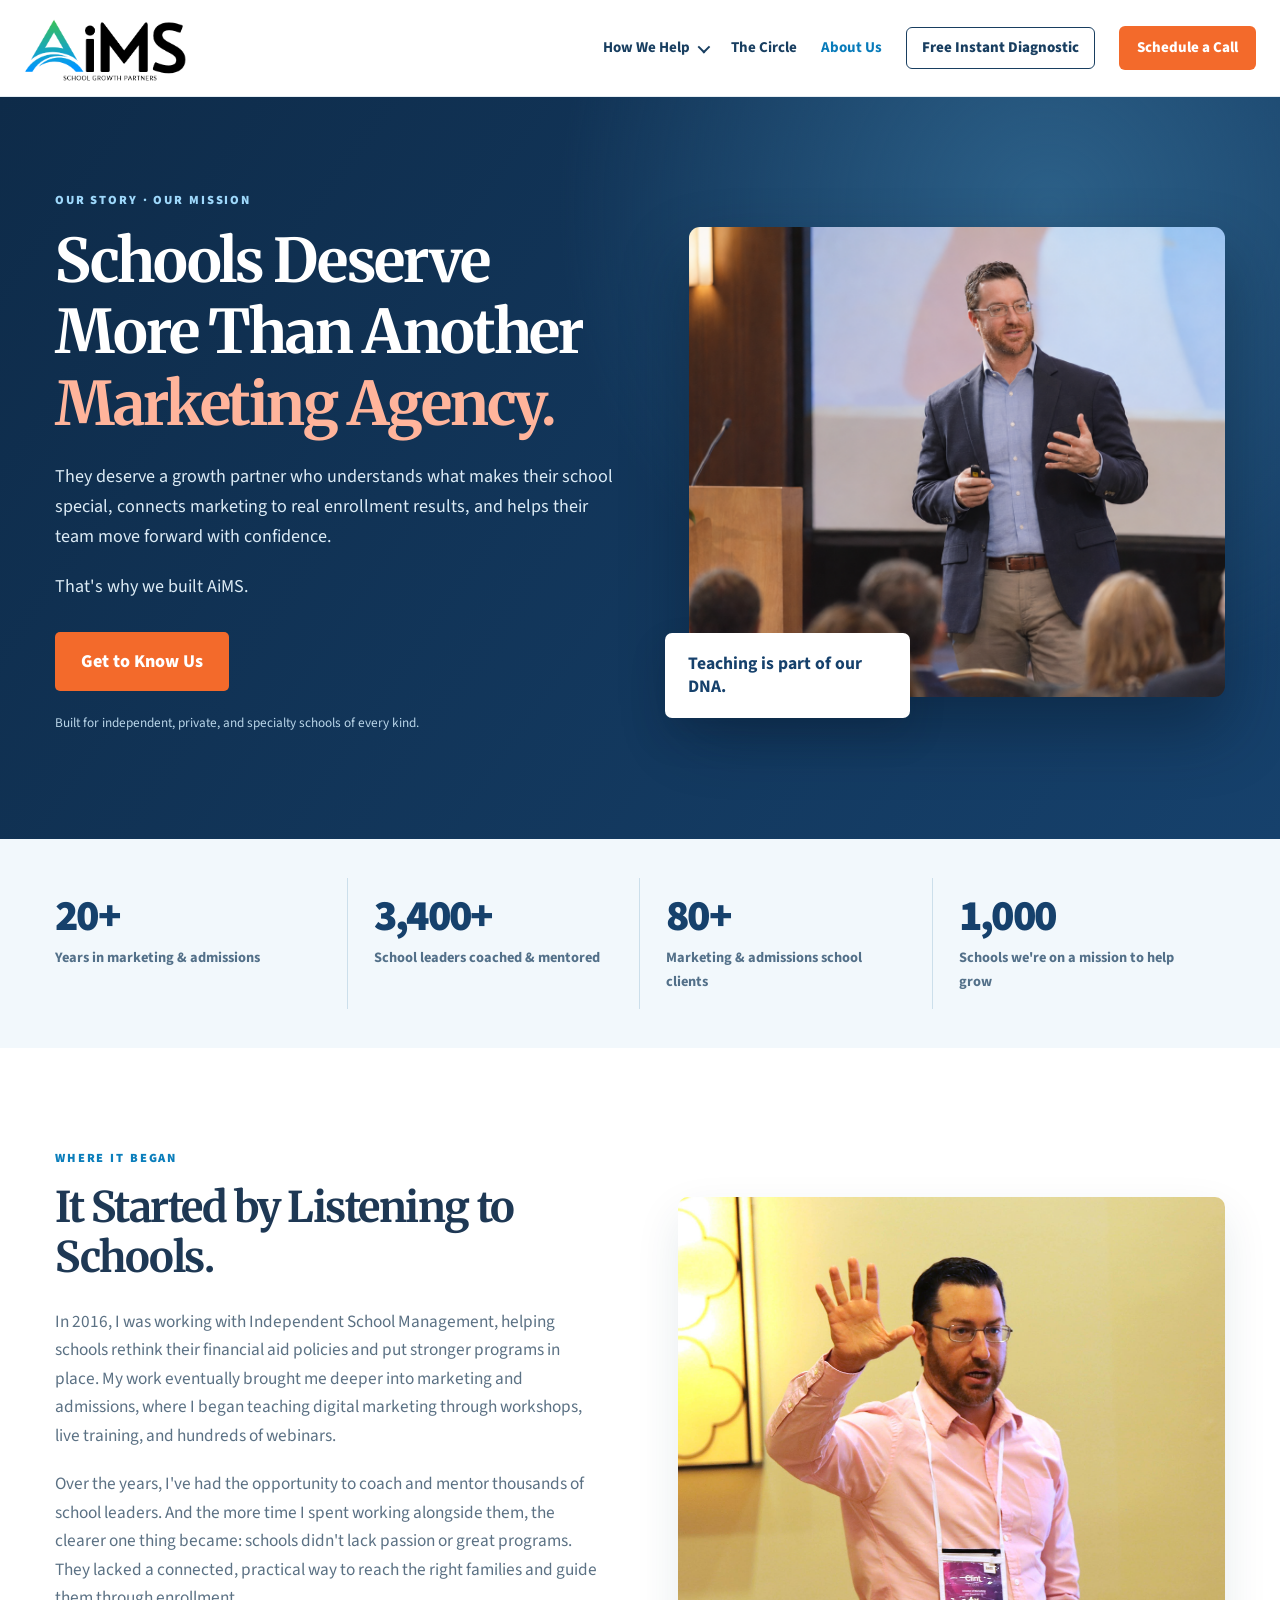
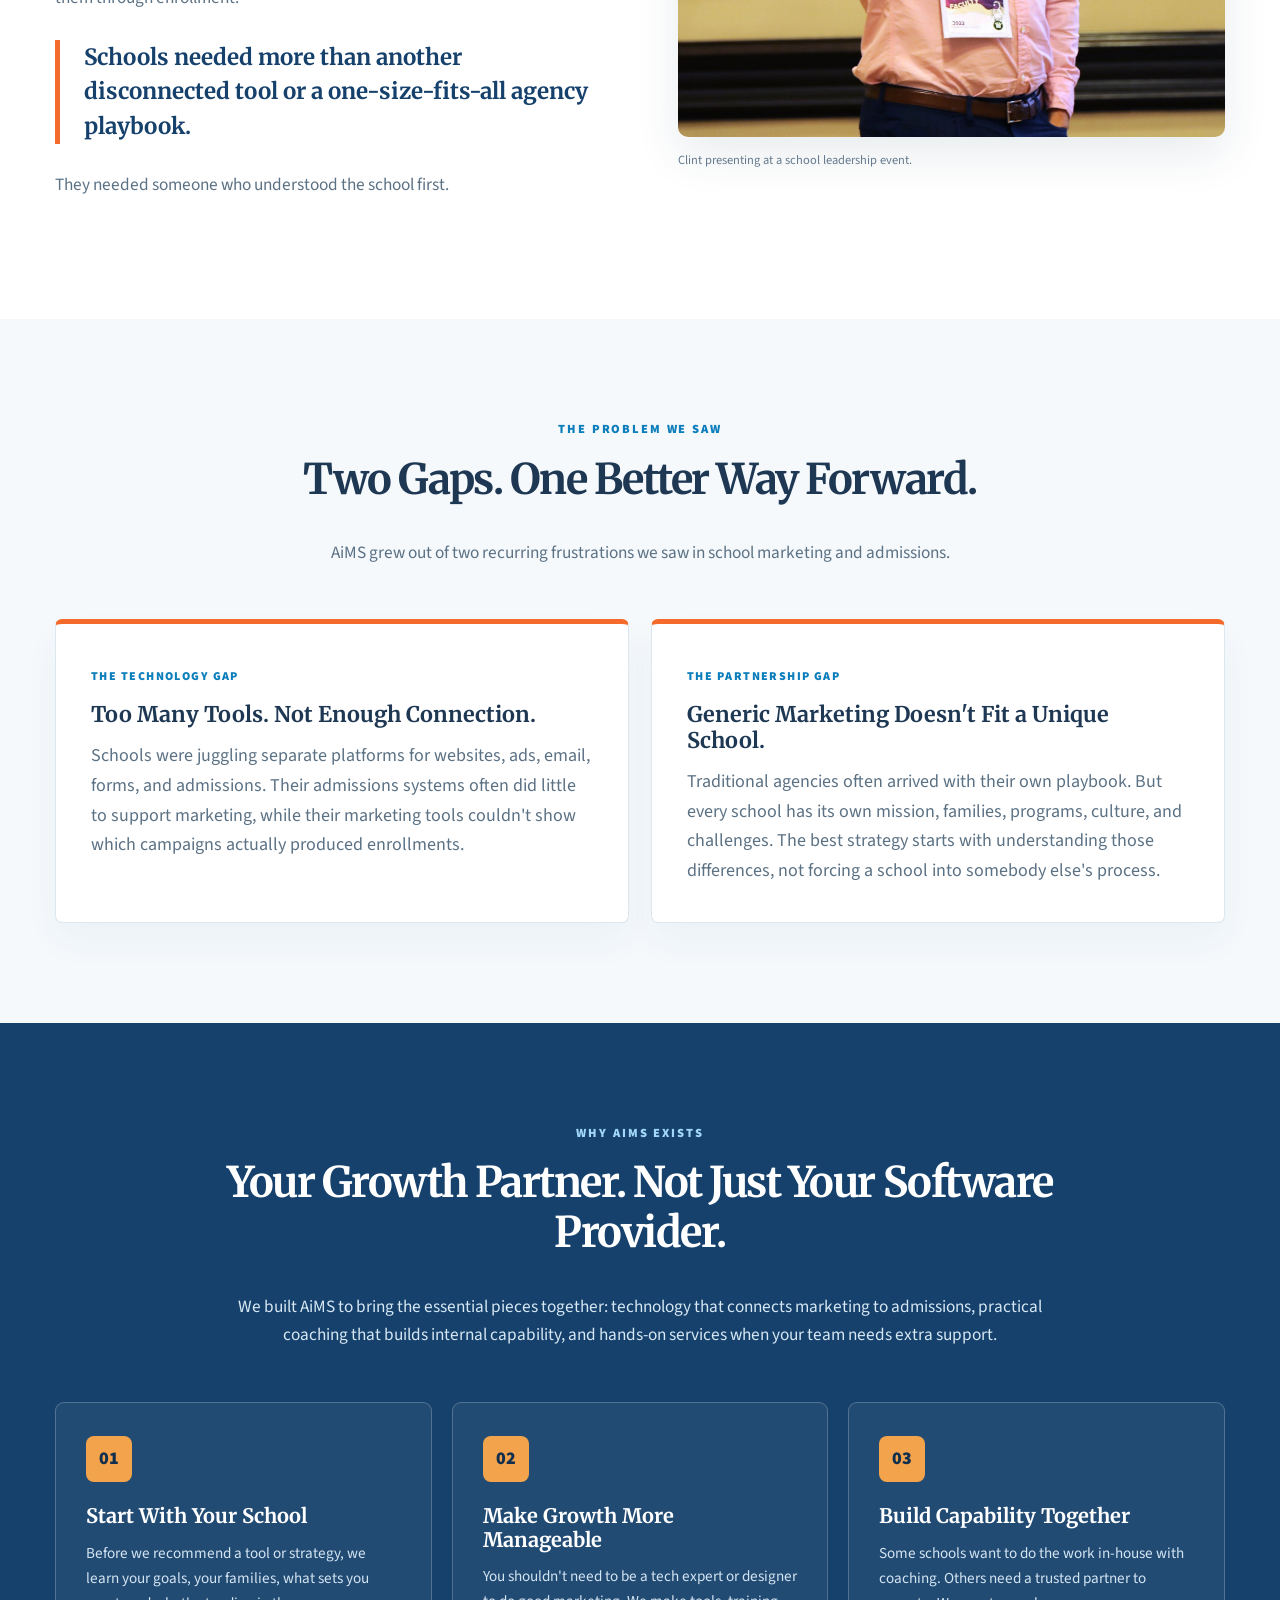
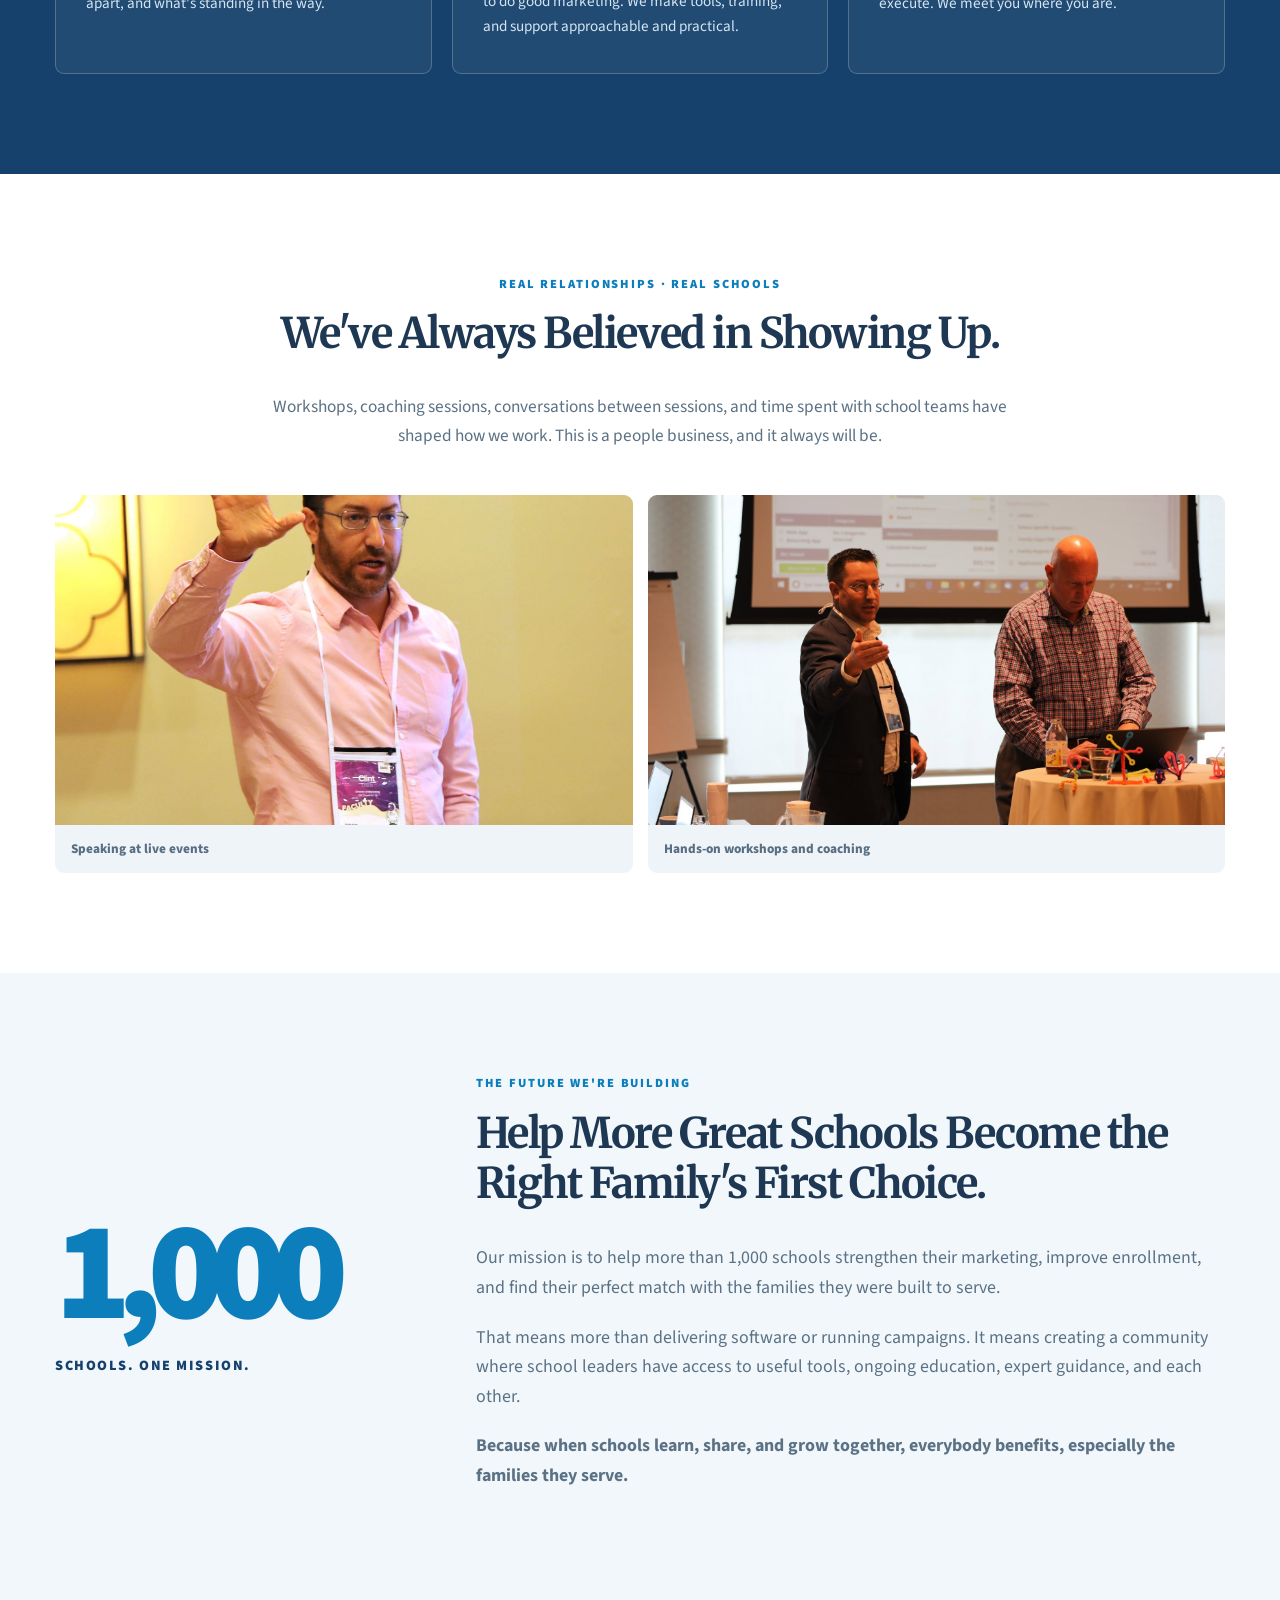
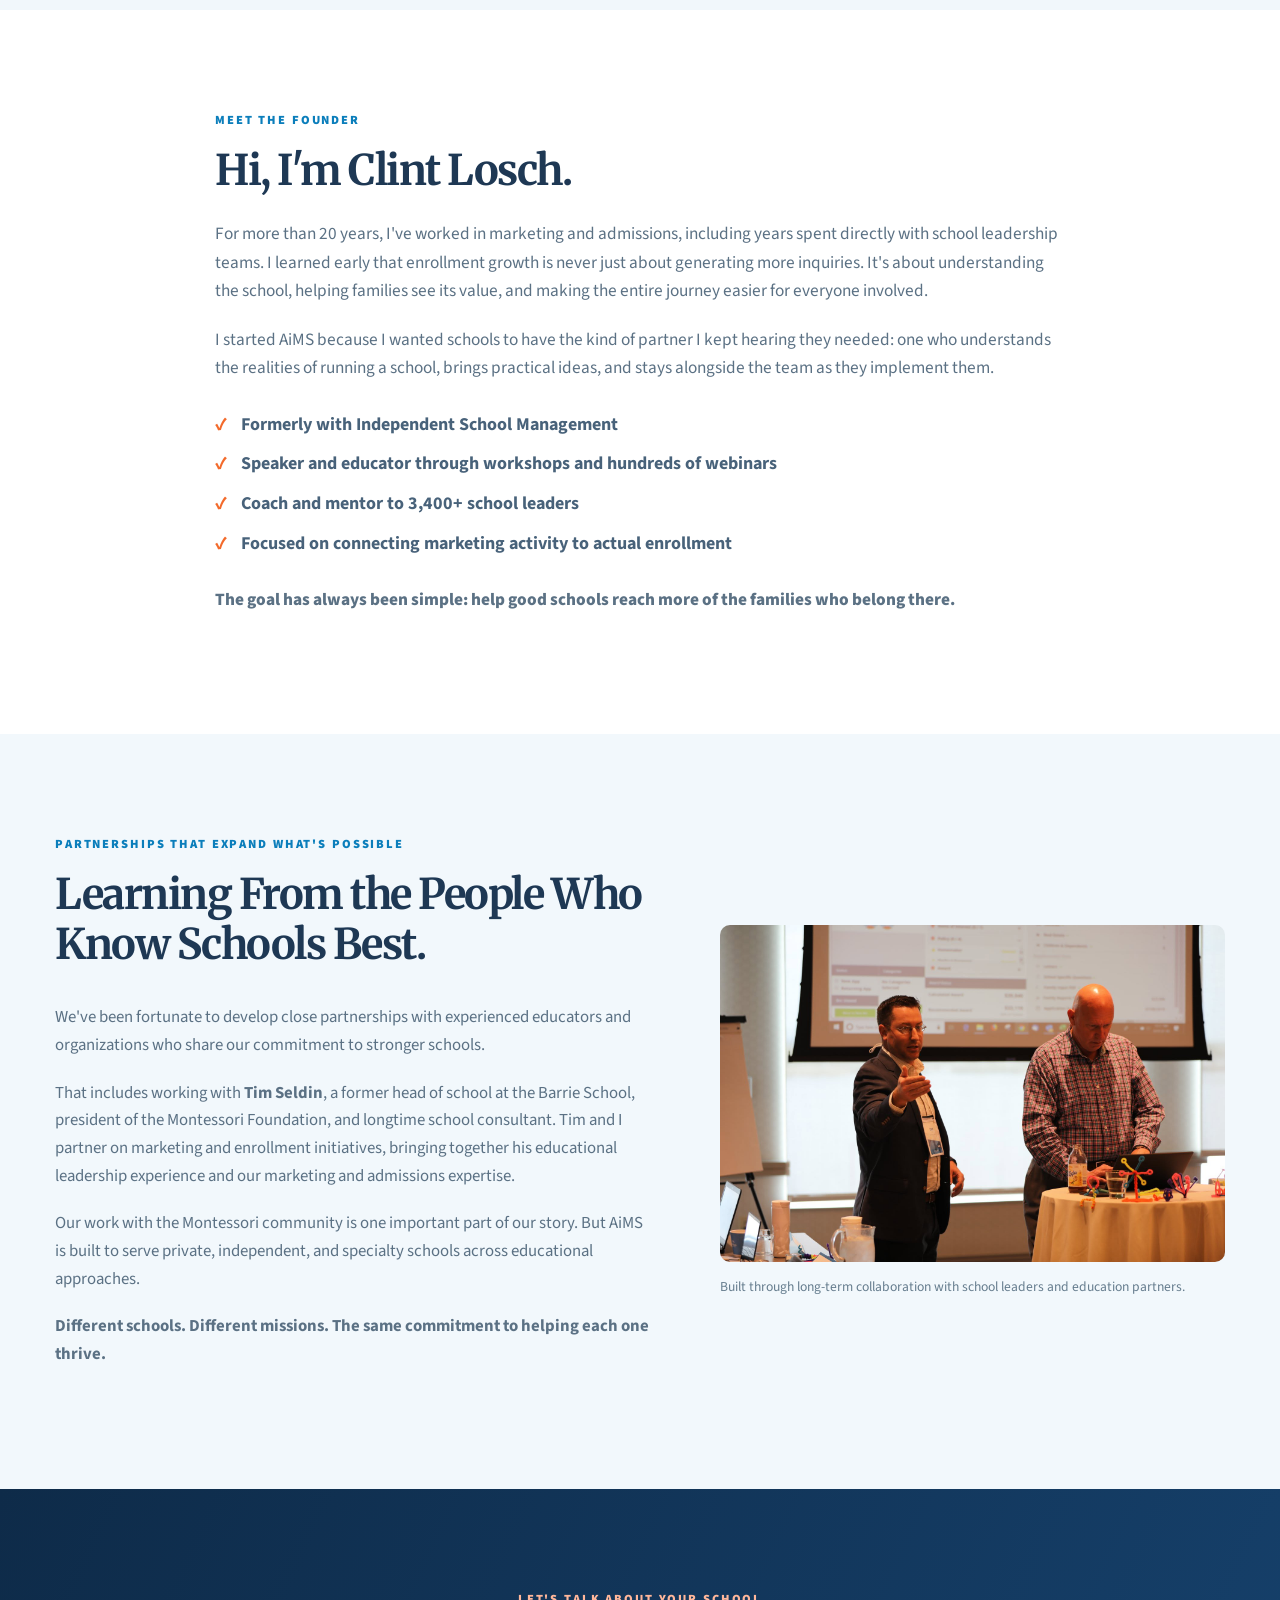
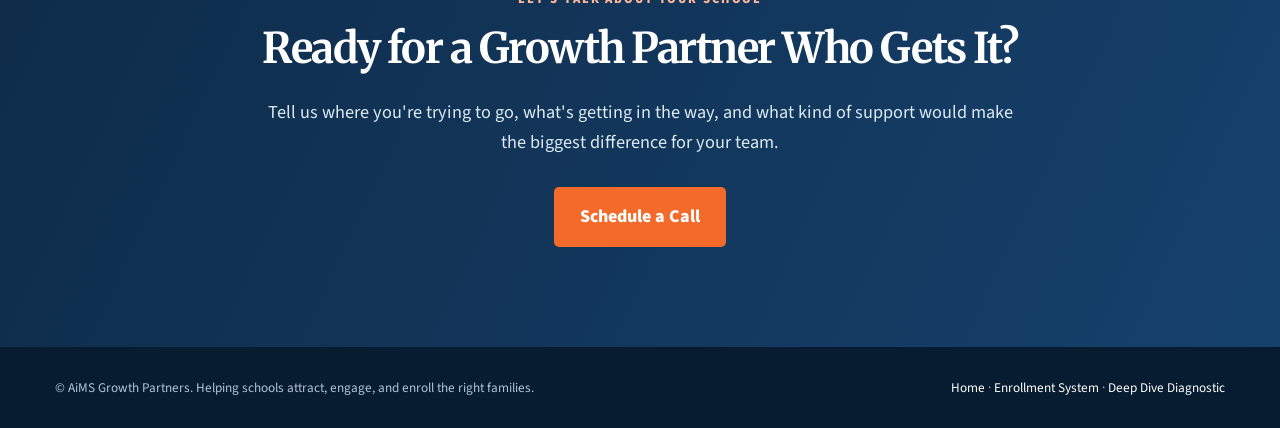
<file: about/index.html>
<!DOCTYPE html>

<html lang="en"><head><meta charset="utf-8"/><meta content="width=device-width,initial-scale=1" name="viewport"/><title>About AiMS | Your School's Growth Partner</title><meta content="Meet Clint Losch and discover why AiMS was created to help private and independent schools bring marketing, admissions, coaching and technology together." name="description"><link href="https://fonts.googleapis.com" rel="preconnect"/><link crossorigin="" href="https://fonts.gstatic.com" rel="preconnect"/><link href="https://fonts.googleapis.com/css2?family=Merriweather:wght@400;700;900&amp;family=Source+Sans+3:wght@400;500;600;700;800;900&amp;display=swap" rel="stylesheet"/><style>
:root{--navy:#16416c;--deep:#0b2946;--orange:#f36a2b;--blue:#0b7ebb;--pale:#f2f8fc;--ink:#1e3854;--muted:#5b7184;--line:#dce7ee}*{box-sizing:border-box}html{scroll-behavior:smooth}body{margin:0;color:var(--ink);font:18px/1.65 'Source Sans 3',Arial,sans-serif}a{color:inherit}h1,h2,h3,p{margin-top:0}h1,h2,h3{line-height:1.19}h1,h2{font-family:Merriweather,Georgia,serif;letter-spacing:-.035em}h1{font-size:clamp(2.4rem,4.7vw,4rem)}h2{font-size:clamp(2rem,3.3vw,3rem)}h3{font-size:1.25rem}p{margin-bottom:20px}.container{width:min(1170px,calc(100% - 48px));margin:auto}.section{padding:100px 0}.eyebrow{color:var(--blue);text-transform:uppercase;letter-spacing:.15em;font-size:.78rem;font-weight:900;margin-bottom:14px}.btn{display:inline-flex;background:var(--orange);border-radius:5px;padding:15px 26px;color:white;text-decoration:none;font-weight:800;transition:background .2s,transform .2s}.btn:hover{background:#db541b;transform:translateY(-2px)}.btn:focus-visible,a:focus-visible{outline:3px solid #ffbd8d;outline-offset:3px}.nav{background:#fff;border-bottom:1px solid var(--line)}.nav-in{display:flex;justify-content:space-between;align-items:center;gap:22px;min-height:83px}.logo{font:900 2rem 'Source Sans 3',Arial,sans-serif;letter-spacing:-.09em;text-decoration:none;color:var(--navy)}.logo i{font-style:normal;color:var(--orange)}.navlinks{display:flex;align-items:center;gap:26px;font-weight:800;font-size:.91rem}.navlinks>a{text-decoration:none}.navlinks .btn{padding:10px 19px;font-size:.87rem}.hero{background:radial-gradient(circle at 82% 15%,#2c6088 0,transparent 40%),linear-gradient(125deg,#0e2b49,#16416c);color:white;overflow:hidden}.hero-in{display:grid;grid-template-columns:1.03fr .97fr;gap:65px;align-items:center;padding:93px 0 105px}.hero .eyebrow{color:#9ed8fb}.hero h1{margin:0 0 23px}.hero h1 em{font-style:normal;color:#ffb49b}.hero p{color:#dcebf5;font-size:1.13rem;max-width:615px}.hero .btn{margin-top:10px}.hero-note{font-size:.83rem;color:#b9d5e8;margin-top:21px}.hero-image{position:relative}.hero-image img{width:100%;height:470px;display:block;object-fit:cover;object-position:center;border-radius:11px;box-shadow:0 32px 65px #07182c70}.image-label{position:absolute;bottom:-21px;left:-24px;background:white;color:var(--navy);border-radius:7px;box-shadow:0 17px 35px #08192d31;padding:20px 23px;max-width:245px}.image-label strong{display:block;font-size:1.1rem;line-height:1.28}.image-label span{display:block;color:var(--muted);font-size:.78rem;margin-top:4px}.stats{background:var(--pale);padding:39px 0}.stats-grid{display:grid;grid-template-columns:repeat(4,1fr);gap:0}.stat{padding:15px 26px;border-right:1px solid #ccdfeb}.stat:first-child{padding-left:0}.stat:last-child{border:0}.stat strong{display:block;font:900 clamp(2.1rem,3.4vw,3.1rem)/1.1 'Source Sans 3',sans-serif;letter-spacing:-.06em;color:var(--navy)}.stat span{display:block;font-size:.9rem;color:#537089;margin-top:5px;font-weight:700}.split{display:grid;grid-template-columns:1fr 1fr;gap:75px;align-items:center}.narrative p,.founder p{color:var(--muted);font-size:1.08rem}.narrative h2,.founder h2{margin-bottom:25px}.photo-frame{position:relative}.photo-frame img{display:block;width:100%;height:540px;object-fit:cover;border-radius:10px;box-shadow:0 18px 45px #17395519}.photo-caption{font-size:.78rem;color:#667a8e;margin-top:13px}.quote{font-family:Merriweather,Georgia,serif;font-size:1.4rem;font-weight:700;line-height:1.55;color:var(--navy);border-left:5px solid var(--orange);padding-left:24px;margin:27px 0}.problem{background:#f5f9fc}.problem .intro{text-align:center;max-width:810px;margin:0 auto 51px}.intro p{font-size:1.08rem;color:var(--muted)}.problem-cards{display:grid;grid-template-columns:repeat(2,1fr);gap:22px}.problem-card{background:white;padding:36px 35px;border:1px solid var(--line);border-top:5px solid var(--orange);border-radius:7px;box-shadow:0 18px 35px #16416c0b}.problem-card .num{font-size:.75rem;color:var(--blue);font-weight:900;letter-spacing:.12em}.problem-card h3{font-family:Merriweather,serif;font-size:1.35rem;margin:13px 0}.problem-card p{color:var(--muted);margin:0}.what-we-do{background:var(--navy);color:white}.what-we-do .eyebrow{color:#a1d7f8}.what-we-do .intro{max-width:840px;text-align:center;margin:0 auto 52px}.what-we-do .intro p{color:#d7e8f4}.values{display:grid;grid-template-columns:repeat(3,1fr);gap:20px}.value{border:1px solid #ffffff38;background:#ffffff0e;padding:33px 30px;border-radius:9px}.value .marker{width:46px;height:46px;border-radius:8px;display:grid;place-items:center;background:#f3a34b;color:#102f4f;font-weight:900;margin-bottom:22px}.value h3{font-family:Merriweather,Georgia,serif;margin:0 0 13px}.value p{color:#d4e5f2;font-size:.95rem;margin:0}.gallery{background:#fff}.gallery .intro{text-align:center;max-width:770px;margin:0 auto 45px}.gallery-grid{display:grid;grid-template-columns:1.3fr 1fr 1fr;gap:15px}.gallery figure{margin:0;overflow:hidden;border-radius:9px;background:#eff4f8}.gallery img{display:block;width:100%;height:330px;object-fit:cover;transition:transform .25s}.gallery figure:hover img{transform:scale(1.025)}.gallery figcaption{padding:13px 16px;font-size:.83rem;color:#586f83;font-weight:800}.mission{background:#f1f7fb}.mission-block{display:grid;grid-template-columns:.65fr 1.35fr;gap:60px;align-items:center}.mission-number{font:900 clamp(5rem,11vw,10rem)/.95 'Source Sans 3';letter-spacing:-.1em;color:var(--blue)}.mission-number span{display:block;color:var(--navy);font-size:.89rem;letter-spacing:.11em;text-transform:uppercase;line-height:1.5;margin-top:13px}.mission p{font-size:1.12rem;color:var(--muted)}.founder{background:#fff}.founder-photo img{height:545px;object-position:center 30%}.eyeline{font-weight:800;color:var(--navy)}.founder-bullets{display:grid;gap:10px;margin:27px 0}.founder-bullets span{padding-left:26px;position:relative;font-weight:700;color:#48627a}.founder-bullets span:before{content:'✓';position:absolute;left:0;color:var(--orange);font-weight:900}.partner{background:var(--pale)}.partner-inner{display:grid;grid-template-columns:1fr .85fr;gap:70px;align-items:center}.partner p{color:var(--muted);font-size:1.05rem}.partner-photo img{width:100%;max-height:420px;object-fit:cover;object-position:center 35%;border-radius:10px;display:block}.partner-note{font-size:.85rem;color:#667d8e;margin-top:14px}.bottom{background:linear-gradient(115deg,#0e2b49,#16416c);color:white;text-align:center;padding:100px 0}.bottom h2{max-width:870px;margin:0 auto 23px}.bottom p{max-width:760px;margin:0 auto 30px;color:#dbeaf5;font-size:1.14rem}footer{background:#071c31;padding:30px 0;color:#b2c5d6;font-size:.83rem}footer .container{display:flex;justify-content:space-between;gap:20px;flex-wrap:wrap}footer a{color:white;text-decoration:none}@media(max-width:930px){.hero-in,.split,.mission-block,.partner-inner{grid-template-columns:1fr}.hero-in{gap:45px}.hero-image{max-width:610px}.stats-grid{grid-template-columns:repeat(2,1fr)}.stat:nth-child(2){border-right:0}.gallery-grid{grid-template-columns:1fr 1fr}.gallery-grid figure:first-child{grid-column:span 2}.gallery-grid figure:first-child img{height:430px}.values{grid-template-columns:1fr 1fr}.navlinks a:not(.btn){display:none}}@media(max-width:600px){body{font-size:16px}.container{width:calc(100% - 34px)}.section{padding:69px 0}.nav-in{min-height:70px}.logo{font-size:1.75rem}.hero-in{padding:65px 0 85px}.hero-image img{height:350px}.image-label{bottom:-24px;left:8px}.stats-grid{grid-template-columns:1fr 1fr}.stat{padding:16px 13px}.stat:first-child{padding-left:13px}.stat strong{font-size:2.25rem}.problem-cards,.values,.gallery-grid{grid-template-columns:1fr}.gallery-grid figure:first-child{grid-column:auto}.gallery img,.gallery-grid figure:first-child img{height:260px}.photo-frame img,.founder-photo img{height:390px}.mission-number{font-size:5.4rem}}
</style><link href="/assets/site-navigation.css" rel="stylesheet"/></meta></head><body><header class="aims-site-header"><div class="aims-site-bar"><a aria-label="AiMS School Growth Partners home" class="aims-site-brand" href="/"><img alt="AiMS School Growth Partners" height="78" src="/assets/aims-logo.png" width="172"/></a><nav aria-label="Main navigation" class="aims-site-nav"><details class="aims-site-drop"><summary>How We Help</summary><div class="aims-site-dropdown"><a class="aims-site-sub" href="/deep-dive-diagnostic/">Deep Dive Diagnostic <span class="start-here">Start Here</span></a><a class="aims-site-sub" href="/finding-the-perfect-match/">Enrollment Marketing Program</a><a class="aims-site-sub" href="/growth-suite/">Growth Suite Marketing &amp; Admissions Software</a><a class="aims-site-sub" href="/website-design/">Web Design Services</a></div></details><a class="" href="/circle/">The Circle</a><a aria-current="page" class="" href="/about/">About Us</a><a class="aims-site-outline" href="/free-marketing-report/">Free Instant Diagnostic</a><a class="aims-site-cta" href="https://getaims.co/demo">Schedule a Call</a></nav><details class="aims-site-mobile"><summary>Menu</summary><nav aria-label="Mobile navigation" class="aims-site-mobile-menu"><strong class="mobile-label">How We Help</strong><a class="aims-site-sub" href="/deep-dive-diagnostic/">Deep Dive Diagnostic <span class="start-here">Start Here</span></a><a class="aims-site-sub" href="/finding-the-perfect-match/">Enrollment Marketing Program</a><a class="aims-site-sub" href="/growth-suite/">Growth Suite Marketing &amp; Admissions Software</a><a class="aims-site-sub" href="/website-design/">Web Design Services</a><a class="" href="/circle/">The Circle</a><a aria-current="page" class="" href="/about/">About Us</a><a class="aims-site-outline" href="/free-marketing-report/">Free Instant Diagnostic</a><a class="aims-site-cta" href="https://getaims.co/demo">Schedule a Call</a></nav></details></div></header><main>
<section class="hero"><div class="container hero-in"><div><div class="eyebrow">Our story · Our mission</div><h1>Schools Deserve More Than Another <em>Marketing Agency.</em></h1><p>They deserve a growth partner who understands what makes their school special, connects marketing to real enrollment results, and helps their team move forward with confidence.</p><p>That's why we built AiMS.</p><a class="btn" href="/about/#story">Get to Know Us</a><div class="hero-note">Built for independent, private, and specialty schools of every kind.</div></div><div class="hero-image"><img alt="Illustrative scene of Clint Losch speaking from a conference stage to an audience" src="/assets/clint-on-stage-concept.png"><div class="image-label"><strong>Teaching is part of our DNA.</strong></div></img></div></div></section>
<section class="stats"><div class="container stats-grid"><div class="stat"><strong>20+</strong><span>Years in marketing &amp; admissions</span></div><div class="stat"><strong>3,400+</strong><span>School leaders coached &amp; mentored</span></div><div class="stat"><strong>80+</strong><span>Marketing &amp; admissions school clients</span></div><div class="stat"><strong>1,000</strong><span>Schools we're on a mission to help grow</span></div></div></section>
<section class="section narrative" id="story"><div class="container split"><div><div class="eyebrow">Where it began</div><h2>It Started by Listening to Schools.</h2><p>In 2016, I was working with Independent School Management, helping schools rethink their financial aid policies and put stronger programs in place. My work eventually brought me deeper into marketing and admissions, where I began teaching digital marketing through workshops, live training, and hundreds of webinars.</p><p>Over the years, I've had the opportunity to coach and mentor thousands of school leaders. And the more time I spent working alongside them, the clearer one thing became: schools didn't lack passion or great programs. They lacked a connected, practical way to reach the right families and guide them through enrollment.</p><div class="quote">Schools needed more than another disconnected tool or a one-size-fits-all agency playbook.</div><p>They needed someone who understood the school first.</p></div><div class="photo-frame"><img alt="Clint speaking to an audience at a school leadership event" src="/assets/clint-presenting.jpg"/><div class="photo-caption">Clint presenting at a school leadership event.</div></div></div></section>
<section class="section problem"><div class="container"><div class="intro"><div class="eyebrow">The problem we saw</div><h2>Two Gaps. One Better Way Forward.</h2><p>AiMS grew out of two recurring frustrations we saw in school marketing and admissions.</p></div><div class="problem-cards"><article class="problem-card"><span class="num">THE TECHNOLOGY GAP</span><h3>Too Many Tools. Not Enough Connection.</h3><p>Schools were juggling separate platforms for websites, ads, email, forms, and admissions. Their admissions systems often did little to support marketing, while their marketing tools couldn't show which campaigns actually produced enrollments.</p></article><article class="problem-card"><span class="num">THE PARTNERSHIP GAP</span><h3>Generic Marketing Doesn't Fit a Unique School.</h3><p>Traditional agencies often arrived with their own playbook. But every school has its own mission, families, programs, culture, and challenges. The best strategy starts with understanding those differences, not forcing a school into somebody else's process.</p></article></div></div></section>
<section class="section what-we-do"><div class="container"><div class="intro"><div class="eyebrow">Why AiMS exists</div><h2>Your Growth Partner. Not Just Your Software Provider.</h2><p>We built AiMS to bring the essential pieces together: technology that connects marketing to admissions, practical coaching that builds internal capability, and hands-on services when your team needs extra support.</p></div><div class="values"><article class="value"><div class="marker">01</div><h3>Start With Your School</h3><p>Before we recommend a tool or strategy, we learn your goals, your families, what sets you apart, and what's standing in the way.</p></article><article class="value"><div class="marker">02</div><h3>Make Growth More Manageable</h3><p>You shouldn't need to be a tech expert or designer to do good marketing. We make tools, training, and support approachable and practical.</p></article><article class="value"><div class="marker">03</div><h3>Build Capability Together</h3><p>Some schools want to do the work in-house with coaching. Others need a trusted partner to execute. We meet you where you are.</p></article></div></div></section>
<section class="section gallery"><div class="container"><div class="intro"><div class="eyebrow">Real relationships · Real schools</div><h2>We've Always Believed in Showing Up.</h2><p>Workshops, coaching sessions, conversations between sessions, and time spent with school teams have shaped how we work. This is a people business, and it always will be.</p></div><div class="gallery-grid" style="grid-template-columns:repeat(auto-fit,minmax(min(100%,300px),1fr))"><figure style="grid-column:auto"><img alt="Clint presenting at a live event" loading="lazy" src="/assets/clint-workshop.jpg"/><figcaption>Speaking at live events</figcaption></figure><figure><img alt="Clint co-leading a hands-on training workshop" loading="lazy" src="/assets/clint-with-school-leader.jpg"/><figcaption>Hands-on workshops and coaching</figcaption></figure></div></div></section>
<section class="section mission"><div class="container mission-block"><div class="mission-number">1,000<span>Schools. One mission.</span></div><div><div class="eyebrow">The future we're building</div><h2>Help More Great Schools Become the Right Family's First Choice.</h2><p>Our mission is to help more than 1,000 schools strengthen their marketing, improve enrollment, and find their perfect match with the families they were built to serve.</p><p>That means more than delivering software or running campaigns. It means creating a community where school leaders have access to useful tools, ongoing education, expert guidance, and each other.</p><p><strong>Because when schools learn, share, and grow together, everybody benefits, especially the families they serve.</strong></p></div></div></section>
<section class="section founder"><div class="container split" style="grid-template-columns:minmax(0,850px);justify-content:center"><div><div class="eyebrow">Meet the founder</div><h2>Hi, I'm Clint Losch.</h2><p>For more than 20 years, I've worked in marketing and admissions, including years spent directly with school leadership teams. I learned early that enrollment growth is never just about generating more inquiries. It's about understanding the school, helping families see its value, and making the entire journey easier for everyone involved.</p><p>I started AiMS because I wanted schools to have the kind of partner I kept hearing they needed: one who understands the realities of running a school, brings practical ideas, and stays alongside the team as they implement them.</p><div class="founder-bullets"><span>Formerly with Independent School Management</span><span>Speaker and educator through workshops and hundreds of webinars</span><span>Coach and mentor to 3,400+ school leaders</span><span>Focused on connecting marketing activity to actual enrollment</span></div><p class="eyeline">The goal has always been simple: help good schools reach more of the families who belong there.</p></div></div></section>
<section class="section partner"><div class="container partner-inner"><div><div class="eyebrow">Partnerships that expand what's possible</div><h2>Learning From the People Who Know Schools Best.</h2><p>We've been fortunate to develop close partnerships with experienced educators and organizations who share our commitment to stronger schools.</p><p>That includes working with <strong>Tim Seldin</strong>, a former head of school at the Barrie School, president of the Montessori Foundation, and longtime school consultant. Tim and I partner on marketing and enrollment initiatives, bringing together his educational leadership experience and our marketing and admissions expertise.</p><p>Our work with the Montessori community is one important part of our story. But AiMS is built to serve private, independent, and specialty schools across educational approaches.</p><p><strong>Different schools. Different missions. The same commitment to helping each one thrive.</strong></p></div><div class="partner-photo"><img alt="Clint leading training alongside a fellow presenter" loading="lazy" src="/assets/clint-with-school-leader.jpg"/><div class="partner-note">Built through long-term collaboration with school leaders and education partners.</div></div></div></section>
<section class="bottom"><div class="container"><div class="eyebrow" style="color:#ffb79b">Let's talk about your school</div><h2>Ready for a Growth Partner Who Gets It?</h2><p>Tell us where you're trying to go, what's getting in the way, and what kind of support would make the biggest difference for your team.</p><a class="btn" href="https://getaims.co/demo">Schedule a Call</a></div></section>
</main><footer><div class="container"><span>© AiMS Growth Partners. Helping schools attract, engage, and enroll the right families.</span><span><a href="/">Home</a> · <a href="/finding-the-perfect-match/">Enrollment System</a> · <a href="/deep-dive-diagnostic/">Deep Dive Diagnostic</a></span></div></footer></body></html>
</file>
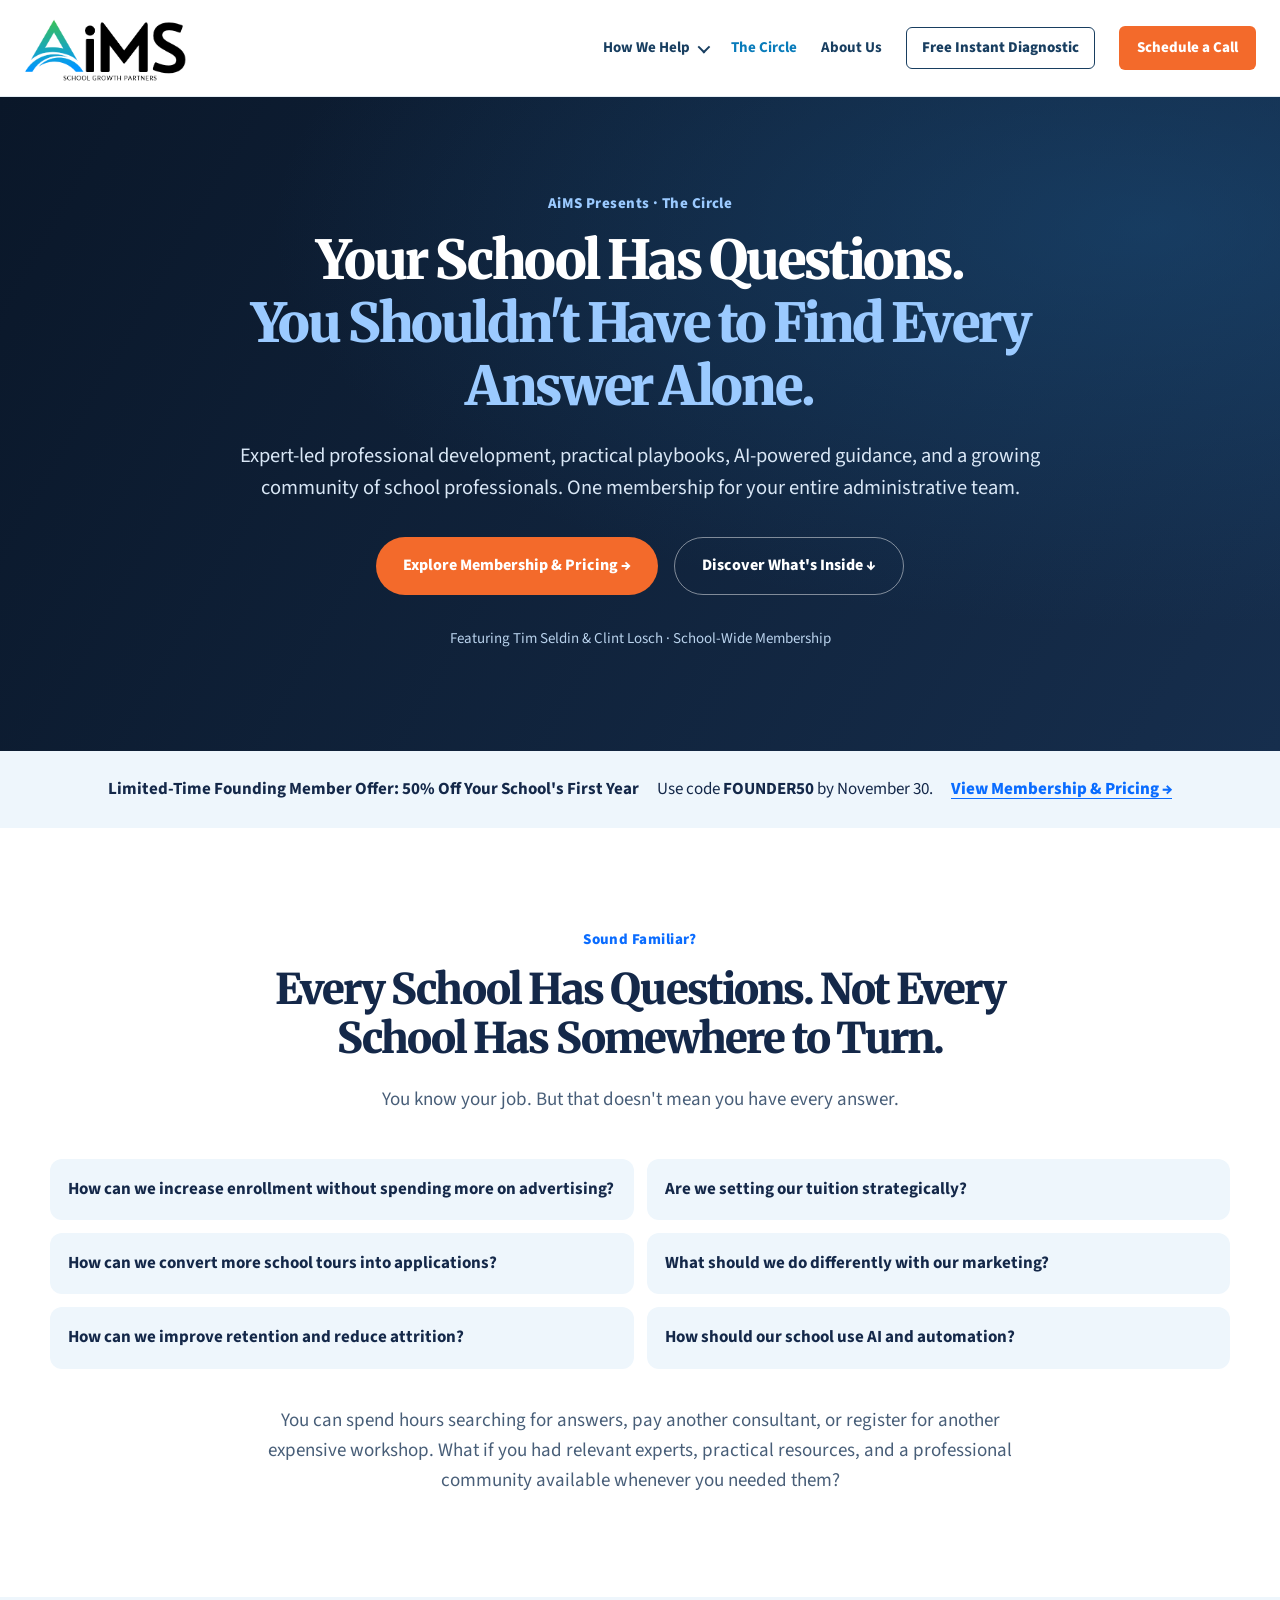
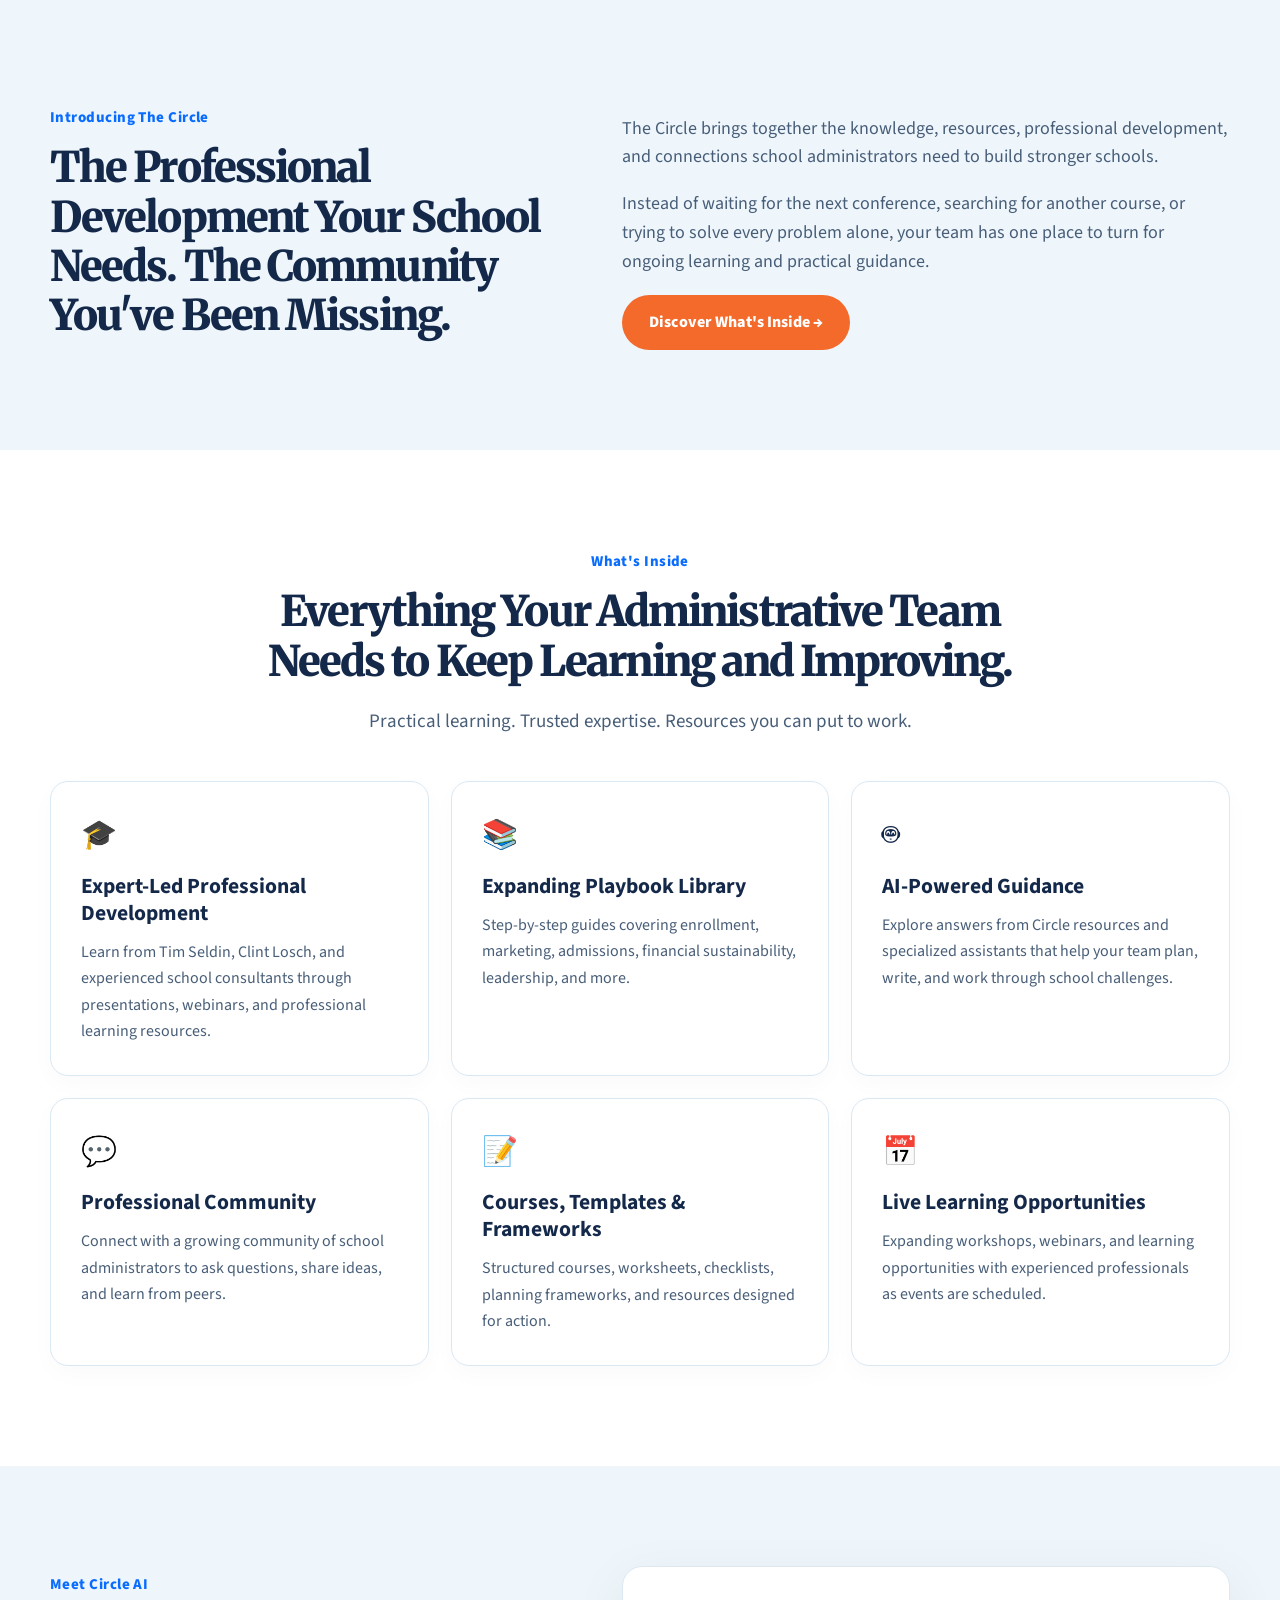
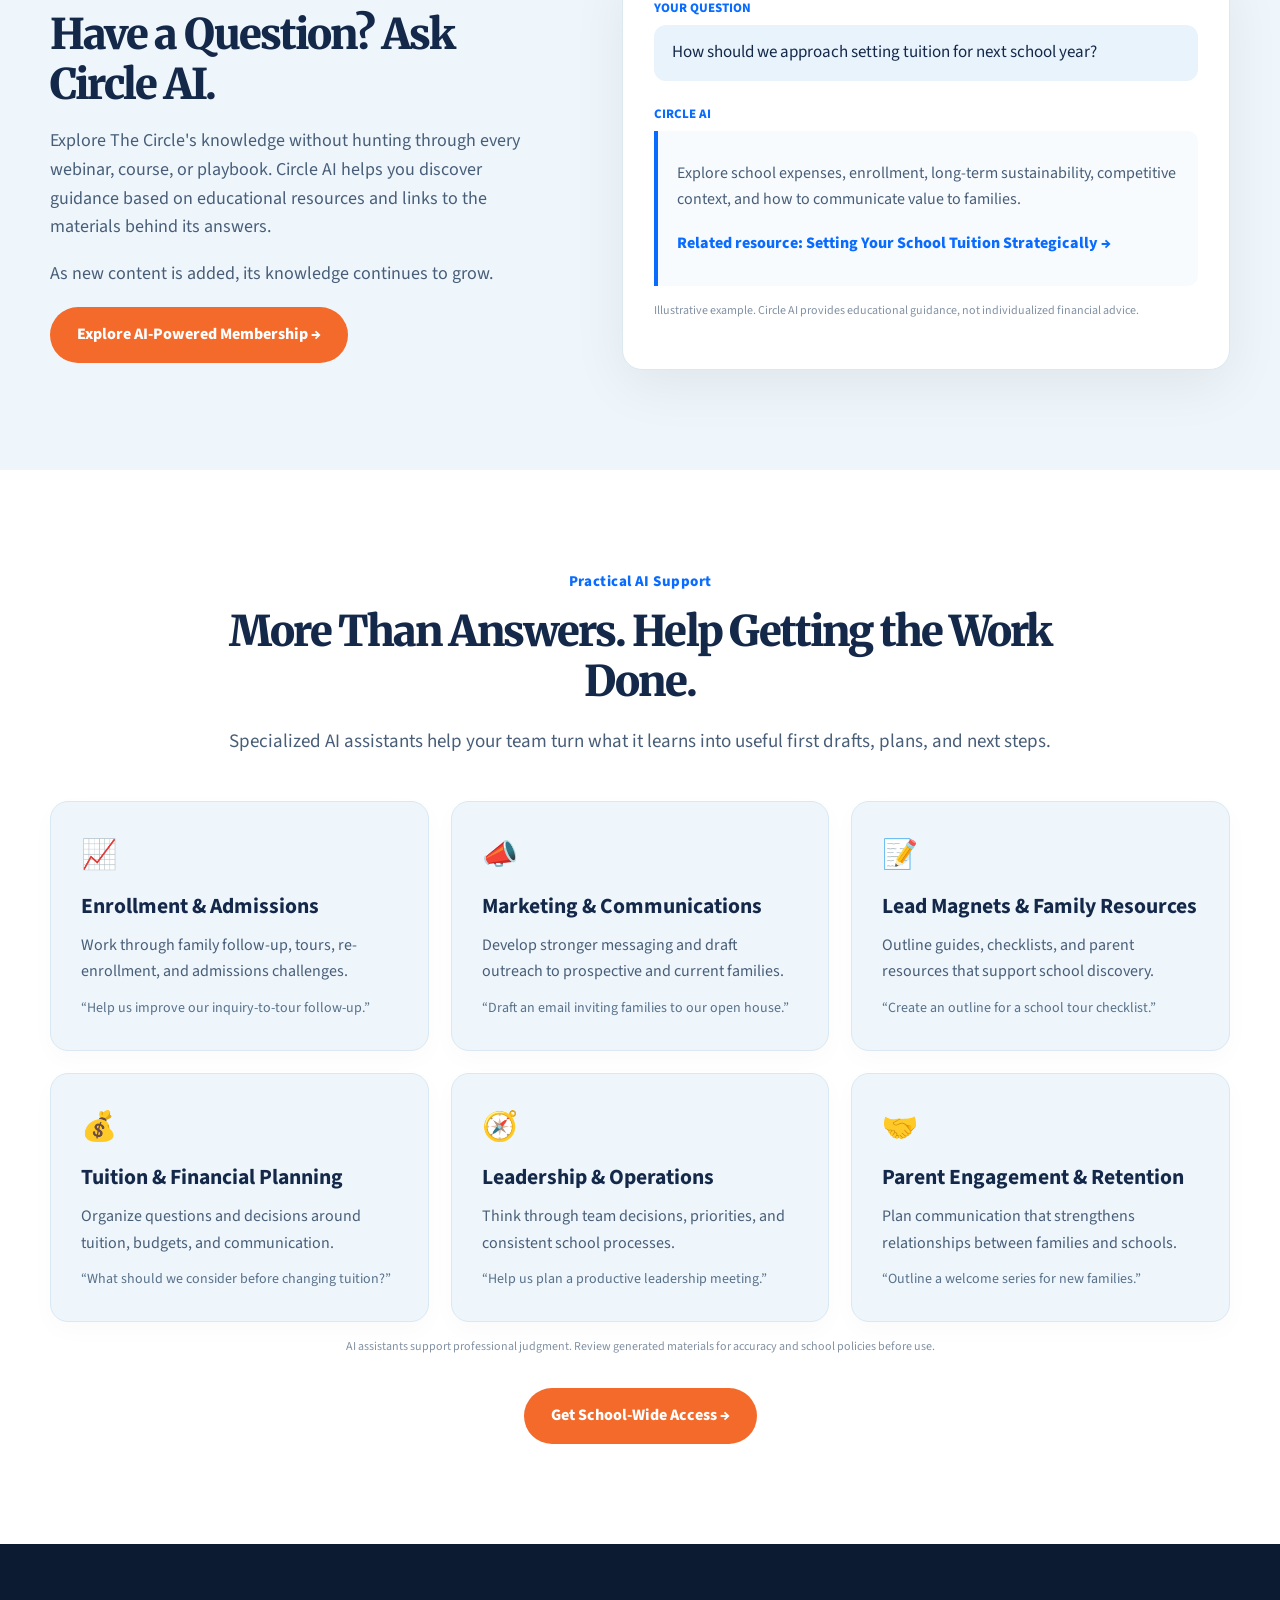
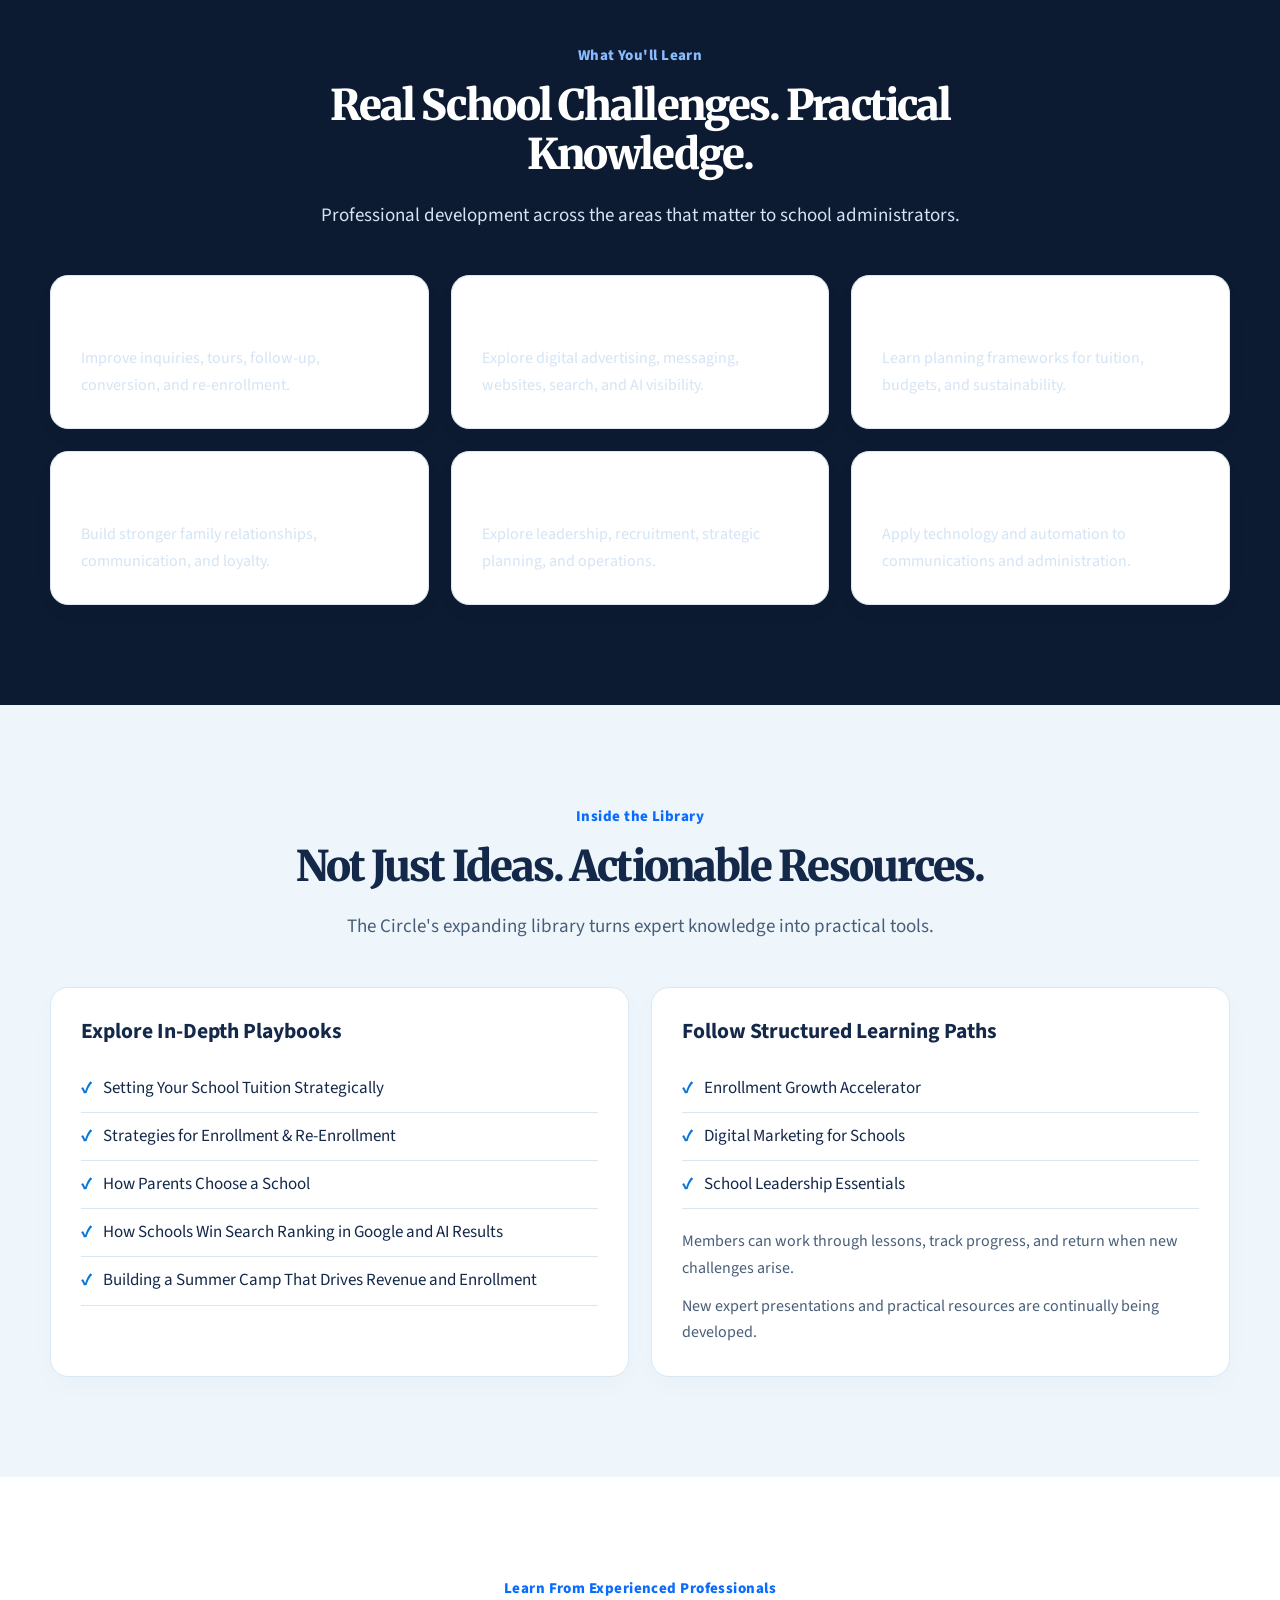
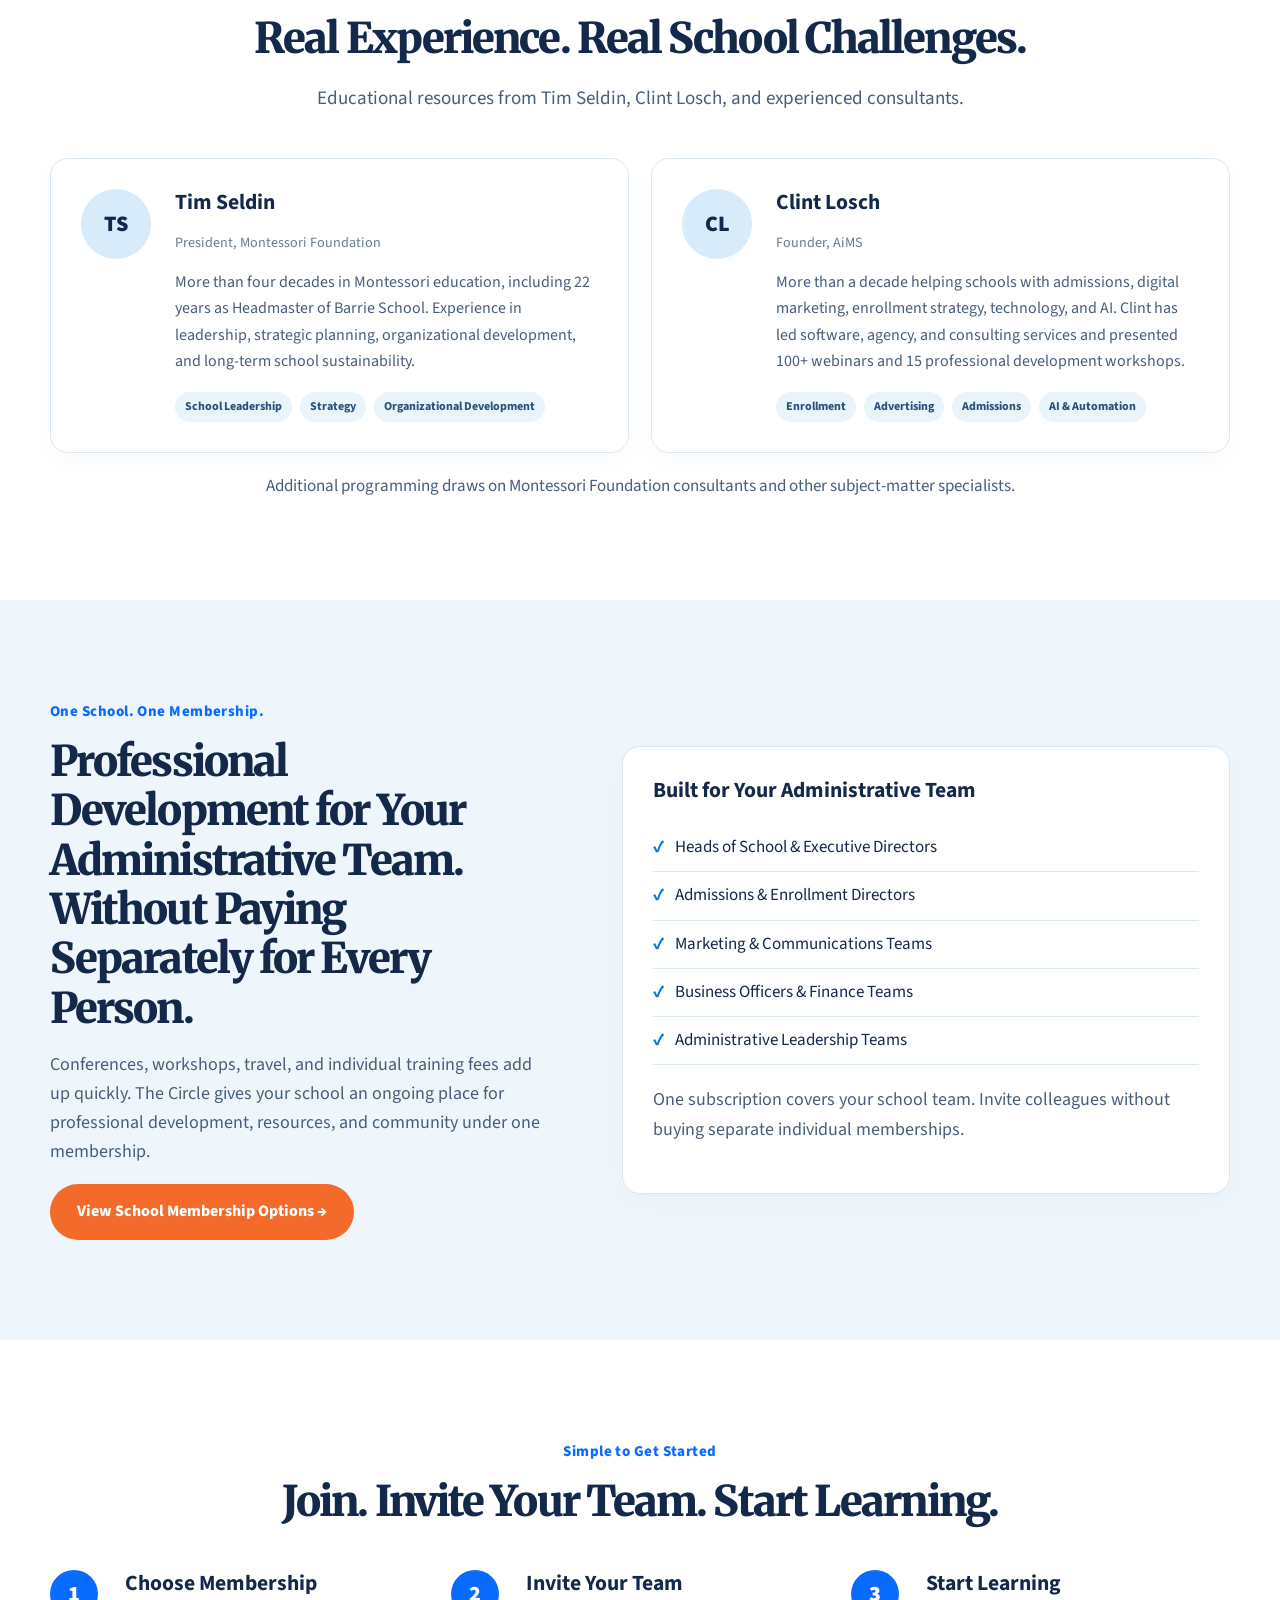
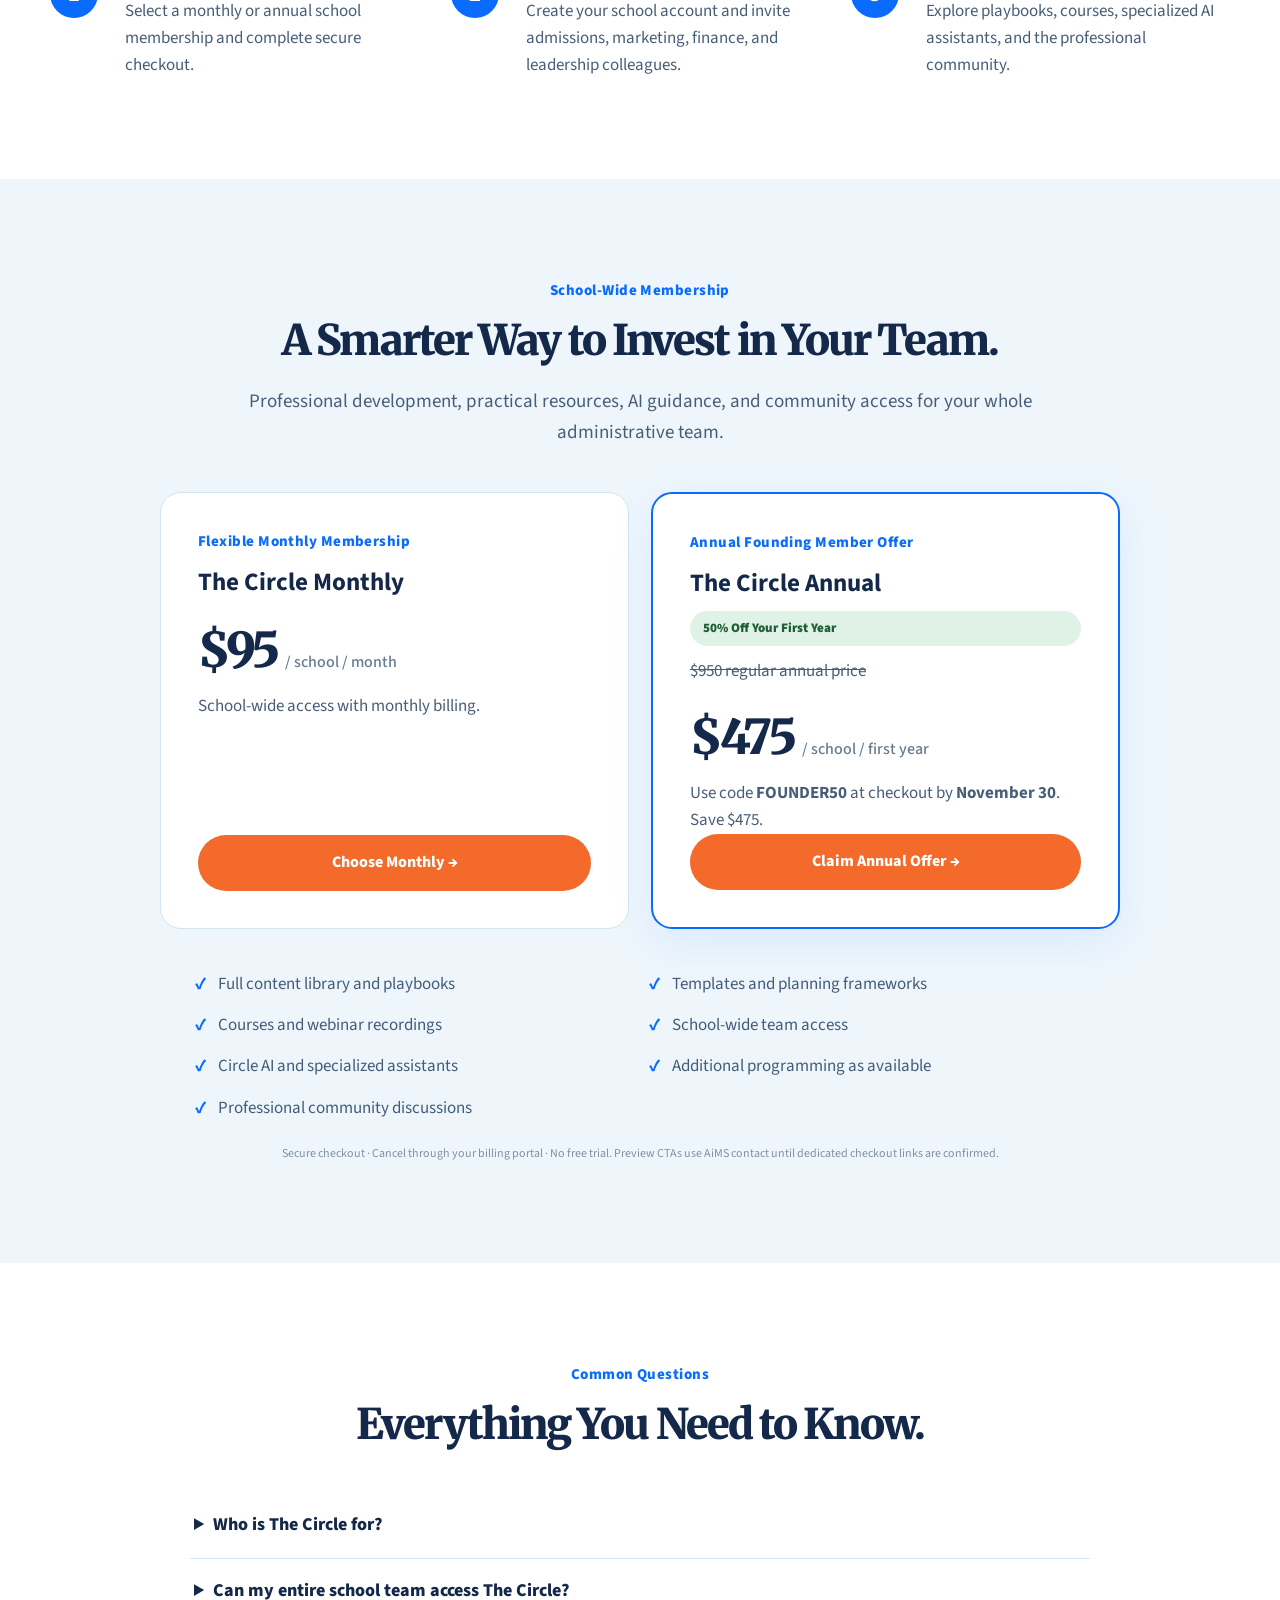
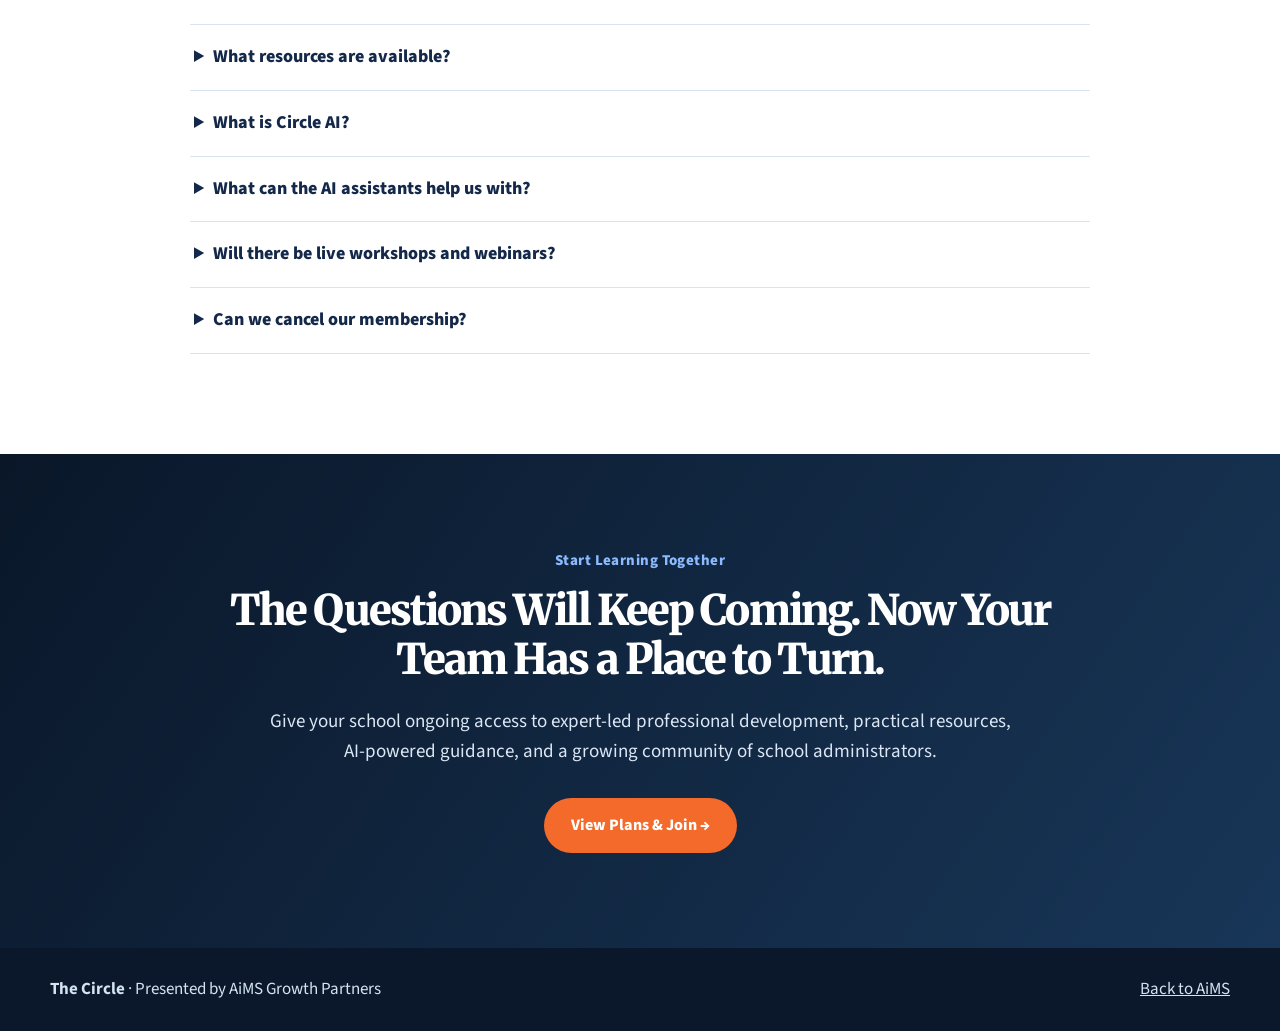
<file: circle/index.html>
<!doctype html>
<html lang="en"><head><meta charset="utf-8"><meta name="viewport" content="width=device-width,initial-scale=1"><title>The Circle | School-Wide Professional Development | AiMS</title><meta content="The Circle brings expert-led professional development, practical playbooks, AI-powered guidance, and a community to school leadership teams." name="description"/><link rel="preconnect" href="https://fonts.googleapis.com"><link rel="preconnect" href="https://fonts.gstatic.com" crossorigin><link rel="stylesheet" href="https://fonts.googleapis.com/css2?family=Merriweather:wght@400;700;900&amp;family=Source+Sans+3:wght@400;500;600;700;800;900&amp;display=swap"><style>
:root{--navy:#142849;--deep:#0c1b31;--blue:#0a6cff;--orange:#f36a2b;--orange-hover:#d94b12;--pale:#eef6fc;--ink:#142849;--muted:#485e78}*{box-sizing:border-box}html{scroll-behavior:smooth}body{margin:0;font:17px/1.6 'Source Sans 3',Arial,sans-serif;color:var(--ink);background:white}h1,h2,h3,p{margin:0}h1,h2{font-family:Merriweather,Georgia,serif;letter-spacing:-.045em;line-height:1.17;font-weight:900}h1{font-size:clamp(2.55rem,4.8vw,4.85rem)}h2{font-size:clamp(2.08rem,3.3vw,3.45rem)}h3{font-size:1.35rem;line-height:1.26}a{color:inherit;text-decoration:none}p{color:var(--muted)}.shell{max-width:1180px;width:calc(100% - 46px);margin:0 auto}.eyebrow{color:var(--blue);font-weight:800;font-size:15px;letter-spacing:.03em;margin-bottom:13px}.btn{display:inline-flex;align-items:center;justify-content:center;gap:14px;border:0;background:var(--orange);color:white;border-radius:100px;padding:15px 27px;font-weight:800;font-size:16px;transition:background .18s,transform .18s;cursor:pointer}.btn:hover{background:var(--orange-hover);transform:translateY(-1px)}.btn.ghost{background:transparent;border:1px solid #fff7}.btn.ghost:hover{background:#ffffff20}.site-header{background:white;position:sticky;top:0;z-index:20;box-shadow:0 2px 20px #071c3010}.site-nav{display:flex;justify-content:space-between;align-items:center;gap:22px;min-height:80px}.brand{font-weight:800;font-size:26px;letter-spacing:-.06em}.brand b{color:var(--orange)}.nav-items{display:flex;align-items:center;gap:24px;font-weight:700;font-size:14px}.nav-items a:not(.btn):hover{color:var(--blue)}.nav-items .btn{padding:11px 20px;font-size:14px}.hero{background:radial-gradient(ellipse at 90% 20%,#1c538377,transparent 54%),linear-gradient(120deg,#0a1729,#162e4d);color:white;text-align:center;padding:95px 0 100px}.hero .eyebrow{color:#9bcaff}.hero h1{max-width:920px;margin:0 auto 22px}.hero h1 em{font-style:normal;color:#9bcaff}.hero p{max-width:800px;margin:0 auto;color:#d9e7f6;font-size:clamp(1.08rem,1.6vw,1.32rem)}.hero .actions{display:flex;justify-content:center;gap:16px;flex-wrap:wrap;margin:32px 0}.hero .micro{font-size:15px;color:#b9d2ec}.promo{background:var(--pale);padding:25px 0}.promo-inner{display:flex;align-items:center;justify-content:center;gap:18px;flex-wrap:wrap;text-align:center}.promo strong{color:var(--ink)}.promo a{color:var(--blue);font-weight:800;text-decoration:underline;text-underline-offset:4px}.section{padding:100px 0}.section.pale{background:var(--pale)}.section.deep{background:var(--deep);color:white}.section.deep p{color:#d4e4f5}.center{text-align:center}.section-head{max-width:840px;margin:0 auto 44px}.section-head p{font-size:19px;line-height:1.64;margin-top:20px}.grid{display:grid;gap:22px}.cols-2{grid-template-columns:repeat(2,minmax(0,1fr))}.cols-3{grid-template-columns:repeat(3,minmax(0,1fr))}.card{background:white;padding:30px;border:1px solid #d9e8f3;border-radius:18px;box-shadow:0 8px 25px #152e4d06}.card.pale-card{background:var(--pale)}.card h3{margin-bottom:12px}.card p{font-size:16px;line-height:1.65}.symbol{font-size:29px;margin-bottom:14px}.bullet-list{list-style:none;padding:0;margin:0}.bullet-list li{position:relative;padding-left:24px;margin-bottom:17px;color:var(--muted)}.bullet-list li:before{content:'•';color:var(--blue);position:absolute;left:0;font-size:24px;line-height:1}.split{display:grid;grid-template-columns:.9fr 1.1fr;gap:75px;align-items:center}.split p{font-size:18px;margin:18px 0}.question-list{display:grid;grid-template-columns:1fr 1fr;gap:13px;margin-top:28px}.question-list span{padding:17px 18px;background:var(--pale);border-radius:12px;font-weight:700;color:var(--navy)}.sample-chat{border-radius:20px;background:white;box-shadow:0 15px 55px #0001;padding:31px;border:1px solid #dce8f0}.chat-label{font-size:13px;font-weight:800;color:var(--blue);margin-bottom:7px}.chat-user{background:#e8f3fc;border-radius:12px;padding:14px 18px;margin-bottom:23px}.chat-answer{border-left:4px solid var(--blue);padding:12px 19px;background:#f8fbfe;border-radius:0 10px 10px 0}.chat-answer p{font-size:16px}.fine{font-size:12px!important;color:#8291a3!important;margin-top:15px!important}.tagline{font-size:18px;font-weight:750;color:#dcecff;margin-top:32px}.quote{border-left:4px solid var(--orange);padding-left:20px;font-style:italic}.mini-quote{margin-top:12px;font-size:14px!important;color:#58718a!important}.checklist{list-style:none;margin:20px 0 0;padding:0}.checklist li{padding:10px 0;border-bottom:1px solid #d8e7f0}.checklist li:before{content:'✓';color:#0a75d9;font-weight:900;margin-right:11px}.presenter{display:flex;gap:24px;align-items:flex-start}.avatar{flex:0 0 70px;width:70px;height:70px;display:grid;place-items:center;background:#d7ebfb;border-radius:100%;font-weight:900;font-size:22px;color:var(--navy)}.presenter small{color:#657d93}.presenter p{margin-top:13px}.pill-row{display:flex;gap:8px;flex-wrap:wrap;margin-top:18px}.pill-row span{background:#e9f4fb;color:#2b527a;padding:5px 10px;border-radius:100px;font-size:12px;font-weight:750}.steps{counter-reset:steps}.step{position:relative;padding-left:75px}.step:before{counter-increment:steps;content:counter(steps);position:absolute;left:0;top:0;background:var(--blue);color:white;border-radius:50%;width:48px;height:48px;display:grid;place-items:center;font-weight:900;font-size:22px}.price-grid{display:grid;grid-template-columns:repeat(2,1fr);gap:22px;max-width:960px;margin:35px auto}.price-card{border:1px solid #d2e4f0;border-radius:21px;padding:37px;background:white;text-align:left;display:flex;flex-direction:column}.price-card.best{border:2px solid var(--blue);box-shadow:0 14px 45px #0a6cff16}.price-card h3{font-size:25px}.price{font-family:Merriweather,Georgia,serif;font-weight:900;font-size:48px;color:var(--navy);letter-spacing:-.05em;margin:14px 0 4px}.price small{font-family:'Source Sans 3',sans-serif;font-weight:500;letter-spacing:0;color:#647b91;font-size:16px}.price-card .btn{margin-top:auto;align-self:stretch}.badge{display:inline-block;background:#dff2e5;color:#205e37;padding:7px 13px;border-radius:100px;font-size:13px;font-weight:900;margin:12px 0}.pricing-features{max-width:890px;margin:27px auto 0;columns:2;list-style:none;padding:0;text-align:left}.pricing-features li{break-inside:avoid;padding:7px 0;color:#435c77}.pricing-features li:before{content:'✓';color:var(--blue);font-weight:900;margin-right:12px}.faq{max-width:900px;margin:0 auto}.faq details{border-bottom:1px solid #d8e5f0;padding:18px 4px}.faq summary{cursor:pointer;font-weight:800;font-size:18px}.faq details p{margin-top:12px;font-size:16px;line-height:1.7}.bottom{background:linear-gradient(125deg,#0a1729,#183658);color:white;text-align:center;padding:95px 0}.bottom h2{max-width:820px;margin:auto}.bottom p{color:#dce7f5;font-size:19px;margin:22px auto 30px;max-width:750px}.footer{background:#0b182b;color:#d2e3f1;padding:28px 0}.footer .shell{display:flex;justify-content:space-between;gap:15px;flex-wrap:wrap}.footer a{text-decoration:underline}.anchor{scroll-margin-top:95px}@media(max-width:900px){.nav-items a:not(.btn){display:none}.cols-3{grid-template-columns:repeat(2,minmax(0,1fr))}.split{grid-template-columns:1fr;gap:35px}}@media(max-width:660px){.section{padding:75px 0}.hero{padding:72px 0}.cols-2,.cols-3,.question-list,.price-grid{grid-template-columns:1fr}.pricing-features{columns:1}.shell{width:calc(100% - 34px)}.card{padding:24px}.price-card{padding:28px}.step{padding-left:66px}.site-nav{min-height:70px}}

.hero h1{font-size:clamp(2.3rem,4.2vw,4.2rem)}@media(max-width:660px){.hero h1{font-size:clamp(2.1rem,7.2vw,2.7rem)}}</style><link rel="stylesheet" href="/assets/site-navigation.css"></head><body><header class="aims-site-header"><div class="aims-site-bar"><a class="aims-site-brand" href="/" aria-label="AiMS School Growth Partners home"><img src="/assets/aims-logo.png" alt="AiMS School Growth Partners" width="172" height="78"></a><nav class="aims-site-nav" aria-label="Main navigation"><details class="aims-site-drop"><summary>How We Help</summary><div class="aims-site-dropdown"><a href="/deep-dive-diagnostic/" class="aims-site-sub">Deep Dive Diagnostic <span class="start-here">Start Here</span></a><a href="/finding-the-perfect-match/" class="aims-site-sub">Enrollment Marketing Program</a><a href="/growth-suite/" class="aims-site-sub">Growth Suite Marketing &amp; Admissions Software</a><a href="/website-design/" class="aims-site-sub">Web Design Services</a></div></details><a href="/circle/" class="" aria-current="page">The Circle</a><a href="/about/" class="">About Us</a><a href="/free-marketing-report/" class="aims-site-outline">Free Instant Diagnostic</a><a class="aims-site-cta" href="https://getaims.co/demo">Schedule a Call</a></nav><details class="aims-site-mobile"><summary>Menu</summary><nav class="aims-site-mobile-menu" aria-label="Mobile navigation"><strong class="mobile-label">How We Help</strong><a href="/deep-dive-diagnostic/" class="aims-site-sub">Deep Dive Diagnostic <span class="start-here">Start Here</span></a><a href="/finding-the-perfect-match/" class="aims-site-sub">Enrollment Marketing Program</a><a href="/growth-suite/" class="aims-site-sub">Growth Suite Marketing &amp; Admissions Software</a><a href="/website-design/" class="aims-site-sub">Web Design Services</a><a href="/circle/" class="" aria-current="page">The Circle</a><a href="/about/" class="">About Us</a><a href="/free-marketing-report/" class="aims-site-outline">Free Instant Diagnostic</a><a class="aims-site-cta" href="https://getaims.co/demo">Schedule a Call</a></nav></details></div></header><main>
<section class="hero"><div class="shell"><div class="eyebrow">AiMS Presents · The Circle</div><h1>Your School Has Questions.<br/><em>You Shouldn't Have to Find Every Answer Alone.</em></h1><p>Expert-led professional development, practical playbooks, AI-powered guidance, and a growing community of school professionals. One membership for your entire administrative team.</p><div class="actions"><a class="btn" href="/circle/#plans">Explore Membership &amp; Pricing →</a><a class="btn ghost" href="/circle/#inside">Discover What's Inside ↓</a></div><div class="micro">Featuring Tim Seldin &amp; Clint Losch · School-Wide Membership</div></div></section>
<div class="promo"><div class="shell promo-inner"><strong>Limited-Time Founding Member Offer: 50% Off Your School's First Year</strong><span>Use code <b>FOUNDER50</b> by November 30.</span><a href="/circle/#plans">View Membership &amp; Pricing →</a></div></div>
<section class="section anchor" id="challenge"><div class="shell"><div class="section-head center"><div class="eyebrow">Sound Familiar?</div><h2>Every School Has Questions. Not Every School Has Somewhere to Turn.</h2><p>You know your job. But that doesn't mean you have every answer.</p></div><div class="question-list"><span>How can we increase enrollment without spending more on advertising?</span><span>Are we setting our tuition strategically?</span><span>How can we convert more school tours into applications?</span><span>What should we do differently with our marketing?</span><span>How can we improve retention and reduce attrition?</span><span>How should our school use AI and automation?</span></div><p class="center" style="max-width:790px;margin:37px auto 0;font-size:19px">You can spend hours searching for answers, pay another consultant, or register for another expensive workshop. What if you had relevant experts, practical resources, and a professional community available whenever you needed them?</p></div></section>
<section class="section pale"><div class="shell split"><div><div class="eyebrow">Introducing The Circle</div><h2>The Professional Development Your School Needs. The Community You've Been Missing.</h2></div><div><p>The Circle brings together the knowledge, resources, professional development, and connections school administrators need to build stronger schools.</p><p>Instead of waiting for the next conference, searching for another course, or trying to solve every problem alone, your team has one place to turn for ongoing learning and practical guidance.</p><a class="btn" href="/circle/#inside">Discover What's Inside →</a></div></div></section>
<section class="section anchor" id="inside"><div class="shell"><div class="section-head center"><div class="eyebrow">What's Inside</div><h2>Everything Your Administrative Team Needs to Keep Learning and Improving.</h2><p>Practical learning. Trusted expertise. Resources you can put to work.</p></div><div class="grid cols-3"><article class="card"><div class="symbol">🎓</div><h3>Expert-Led Professional Development</h3><p>Learn from Tim Seldin, Clint Losch, and experienced school consultants through presentations, webinars, and professional learning resources.</p></article><article class="card"><div class="symbol">📚</div><h3>Expanding Playbook Library</h3><p>Step-by-step guides covering enrollment, marketing, admissions, financial sustainability, leadership, and more.</p></article><article class="card"><div class="symbol">🤖</div><h3>AI-Powered Guidance</h3><p>Explore answers from Circle resources and specialized assistants that help your team plan, write, and work through school challenges.</p></article><article class="card"><div class="symbol">💬</div><h3>Professional Community</h3><p>Connect with a growing community of school administrators to ask questions, share ideas, and learn from peers.</p></article><article class="card"><div class="symbol">📝</div><h3>Courses, Templates &amp; Frameworks</h3><p>Structured courses, worksheets, checklists, planning frameworks, and resources designed for action.</p></article><article class="card"><div class="symbol">📅</div><h3>Live Learning Opportunities</h3><p>Expanding workshops, webinars, and learning opportunities with experienced professionals as events are scheduled.</p></article></div></div></section>
<section class="section pale anchor" id="ai"><div class="shell split"><div><div class="eyebrow">Meet Circle AI</div><h2>Have a Question? Ask Circle AI.</h2><p>Explore The Circle's knowledge without hunting through every webinar, course, or playbook. Circle AI helps you discover guidance based on educational resources and links to the materials behind its answers.</p><p>As new content is added, its knowledge continues to grow.</p><a class="btn" href="/circle/#plans">Explore AI-Powered Membership →</a></div><div class="sample-chat"><div class="chat-label">YOUR QUESTION</div><div class="chat-user">How should we approach setting tuition for next school year?</div><div class="chat-label">CIRCLE AI</div><div class="chat-answer"><p>Explore school expenses, enrollment, long-term sustainability, competitive context, and how to communicate value to families.</p><p style="margin-top:10px;color:#0a6cff;font-weight:800">Related resource: Setting Your School Tuition Strategically →</p></div><p class="fine">Illustrative example. Circle AI provides educational guidance, not individualized financial advice.</p></div></div></section>
<section class="section"><div class="shell"><div class="section-head center"><div class="eyebrow">Practical AI Support</div><h2>More Than Answers. Help Getting the Work Done.</h2><p>Specialized AI assistants help your team turn what it learns into useful first drafts, plans, and next steps.</p></div><div class="grid cols-3"><article class="card pale-card"><div class="symbol">📈</div><h3>Enrollment &amp; Admissions</h3><p>Work through family follow-up, tours, re-enrollment, and admissions challenges.</p><p class="mini-quote">“Help us improve our inquiry-to-tour follow-up.”</p></article><article class="card pale-card"><div class="symbol">📣</div><h3>Marketing &amp; Communications</h3><p>Develop stronger messaging and draft outreach to prospective and current families.</p><p class="mini-quote">“Draft an email inviting families to our open house.”</p></article><article class="card pale-card"><div class="symbol">📝</div><h3>Lead Magnets &amp; Family Resources</h3><p>Outline guides, checklists, and parent resources that support school discovery.</p><p class="mini-quote">“Create an outline for a school tour checklist.”</p></article><article class="card pale-card"><div class="symbol">💰</div><h3>Tuition &amp; Financial Planning</h3><p>Organize questions and decisions around tuition, budgets, and communication.</p><p class="mini-quote">“What should we consider before changing tuition?”</p></article><article class="card pale-card"><div class="symbol">🧭</div><h3>Leadership &amp; Operations</h3><p>Think through team decisions, priorities, and consistent school processes.</p><p class="mini-quote">“Help us plan a productive leadership meeting.”</p></article><article class="card pale-card"><div class="symbol">🤝</div><h3>Parent Engagement &amp; Retention</h3><p>Plan communication that strengthens relationships between families and schools.</p><p class="mini-quote">“Outline a welcome series for new families.”</p></article></div><p class="fine center">AI assistants support professional judgment. Review generated materials for accuracy and school policies before use.</p><div class="center" style="margin-top:32px"><a class="btn" href="/circle/#plans">Get School-Wide Access →</a></div></div></section>
<section class="section deep"><div class="shell"><div class="section-head center"><div class="eyebrow" style="color:#8bbaff">What You'll Learn</div><h2>Real School Challenges. Practical Knowledge.</h2><p>Professional development across the areas that matter to school administrators.</p></div><div class="grid cols-3"><article class="card"><h3>Enrollment &amp; Admissions</h3><p>Improve inquiries, tours, follow-up, conversion, and re-enrollment.</p></article><article class="card"><h3>Marketing &amp; Advertising</h3><p>Explore digital advertising, messaging, websites, search, and AI visibility.</p></article><article class="card"><h3>Tuition &amp; Finance</h3><p>Learn planning frameworks for tuition, budgets, and sustainability.</p></article><article class="card"><h3>Parent Engagement &amp; Retention</h3><p>Build stronger family relationships, communication, and loyalty.</p></article><article class="card"><h3>Leadership &amp; Operations</h3><p>Explore leadership, recruitment, strategic planning, and operations.</p></article><article class="card"><h3>Technology &amp; AI</h3><p>Apply technology and automation to communications and administration.</p></article></div></div></section>
<section class="section pale anchor" id="library"><div class="shell"><div class="section-head center"><div class="eyebrow">Inside the Library</div><h2>Not Just Ideas. Actionable Resources.</h2><p>The Circle's expanding library turns expert knowledge into practical tools.</p></div><div class="grid cols-2"><div class="card"><h3>Explore In-Depth Playbooks</h3><ul class="checklist"><li>Setting Your School Tuition Strategically</li><li>Strategies for Enrollment &amp; Re-Enrollment</li><li>How Parents Choose a School</li><li>How Schools Win Search Ranking in Google and AI Results</li><li>Building a Summer Camp That Drives Revenue and Enrollment</li></ul></div><div class="card"><h3>Follow Structured Learning Paths</h3><ul class="checklist"><li>Enrollment Growth Accelerator</li><li>Digital Marketing for Schools</li><li>School Leadership Essentials</li></ul><p style="margin-top:19px">Members can work through lessons, track progress, and return when new challenges arise.</p><p style="margin-top:12px">New expert presentations and practical resources are continually being developed.</p></div></div></div></section>
<section class="section anchor" id="presenters"><div class="shell"><div class="section-head center"><div class="eyebrow">Learn From Experienced Professionals</div><h2>Real Experience. Real School Challenges.</h2><p>Educational resources from Tim Seldin, Clint Losch, and experienced consultants.</p></div><div class="grid cols-2"><article class="card"><div class="presenter"><div class="avatar">TS</div><div><h3>Tim Seldin</h3><small>President, Montessori Foundation</small><p>More than four decades in Montessori education, including 22 years as Headmaster of Barrie School. Experience in leadership, strategic planning, organizational development, and long-term school sustainability.</p><div class="pill-row"><span>School Leadership</span><span>Strategy</span><span>Organizational Development</span></div></div></div></article><article class="card"><div class="presenter"><div class="avatar">CL</div><div><h3>Clint Losch</h3><small>Founder, AiMS</small><p>More than a decade helping schools with admissions, digital marketing, enrollment strategy, technology, and AI. Clint has led software, agency, and consulting services and presented 100+ webinars and 15 professional development workshops.</p><div class="pill-row"><span>Enrollment</span><span>Advertising</span><span>Admissions</span><span>AI &amp; Automation</span></div></div></div></article></div><p class="center" style="margin-top:20px">Additional programming draws on Montessori Foundation consultants and other subject-matter specialists.</p></div></section>
<section class="section pale"><div class="shell split"><div><div class="eyebrow">One School. One Membership.</div><h2>Professional Development for Your Administrative Team. Without Paying Separately for Every Person.</h2><p>Conferences, workshops, travel, and individual training fees add up quickly. The Circle gives your school an ongoing place for professional development, resources, and community under one membership.</p><a class="btn" href="/circle/#plans">View School Membership Options →</a></div><div class="card"><h3>Built for Your Administrative Team</h3><ul class="checklist"><li>Heads of School &amp; Executive Directors</li><li>Admissions &amp; Enrollment Directors</li><li>Marketing &amp; Communications Teams</li><li>Business Officers &amp; Finance Teams</li><li>Administrative Leadership Teams</li></ul><p style="margin-top:20px">One subscription covers your school team. Invite colleagues without buying separate individual memberships.</p></div></div></section>
<section class="section"><div class="shell"><div class="section-head center"><div class="eyebrow">Simple to Get Started</div><h2>Join. Invite Your Team. Start Learning.</h2></div><div class="grid cols-3 steps"><article class="step"><h3>Choose Membership</h3><p>Select a monthly or annual school membership and complete secure checkout.</p></article><article class="step"><h3>Invite Your Team</h3><p>Create your school account and invite admissions, marketing, finance, and leadership colleagues.</p></article><article class="step"><h3>Start Learning</h3><p>Explore playbooks, courses, specialized AI assistants, and the professional community.</p></article></div></div></section>
<section class="section pale anchor" id="plans"><div class="shell"><div class="section-head center"><div class="eyebrow">School-Wide Membership</div><h2>A Smarter Way to Invest in Your Team.</h2><p>Professional development, practical resources, AI guidance, and community access for your whole administrative team.</p></div><div class="price-grid"><article class="price-card"><div class="eyebrow">Flexible Monthly Membership</div><h3>The Circle Monthly</h3><div class="price">$95 <small>/ school / month</small></div><p>School-wide access with monthly billing.</p><a class="btn" href="https://getaims.co/contact">Choose Monthly →</a></article><article class="price-card best"><div class="eyebrow">Annual Founding Member Offer</div><h3>The Circle Annual</h3><div class="badge">50% Off Your First Year</div><p><s>$950 regular annual price</s></p><div class="price">$475 <small>/ school / first year</small></div><p>Use code <strong>FOUNDER50</strong> at checkout by <strong>November 30</strong>. Save $475.</p><a class="btn" href="https://getaims.co/contact">Claim Annual Offer →</a></article></div><ul class="pricing-features"><li>Full content library and playbooks</li><li>Courses and webinar recordings</li><li>Circle AI and specialized assistants</li><li>Professional community discussions</li><li>Templates and planning frameworks</li><li>School-wide team access</li><li>Additional programming as available</li></ul><p class="fine center">Secure checkout · Cancel through your billing portal · No free trial. Preview CTAs use AiMS contact until dedicated checkout links are confirmed.</p></div></section>
<section class="section anchor" id="questions"><div class="shell"><div class="section-head center"><div class="eyebrow">Common Questions</div><h2>Everything You Need to Know.</h2></div><div class="faq"><details><summary>Who is The Circle for?</summary><p>School leaders and administrative staff responsible for enrollment, marketing, admissions, finance, and operations. It is designed for the administrative team, not classroom teacher professional development.</p></details><details><summary>Can my entire school team access The Circle?</summary><p>Yes. One school membership includes administrative team access, so the school can invite appropriate colleagues without buying individual memberships.</p></details><details><summary>What resources are available?</summary><p>Playbooks, webinar recordings, courses, worksheets, checklists, frameworks, and growing professional development resources.</p></details><details><summary>What is Circle AI?</summary><p>A way to discover and explore Circle's educational resources, with references to relevant materials behind its answers.</p></details><details><summary>What can the AI assistants help us with?</summary><p>First drafts and planning for enrollment, admissions, marketing, family resources, tuition considerations, leadership, and parent communication. Review all outputs before use.</p></details><details><summary>Will there be live workshops and webinars?</summary><p>The Circle is expanding its live programming with workshops, webinars, and learning opportunities as scheduled.</p></details><details><summary>Can we cancel our membership?</summary><p>Subscriptions can be managed through the billing portal. Review the applicable billing terms when purchasing.</p></details></div></div></section>
<section class="bottom"><div class="shell"><div class="eyebrow" style="color:#8bbaff">Start Learning Together</div><h2>The Questions Will Keep Coming. Now Your Team Has a Place to Turn.</h2><p>Give your school ongoing access to expert-led professional development, practical resources, AI-powered guidance, and a growing community of school administrators.</p><a class="btn" href="/circle/#plans">View Plans &amp; Join →</a></div></section>
</main><footer class="footer"><div class="shell"><div><strong>The Circle</strong> · Presented by AiMS Growth Partners</div><div><a href="/">Back to AiMS</a></div></div></footer></body></html>
</file>
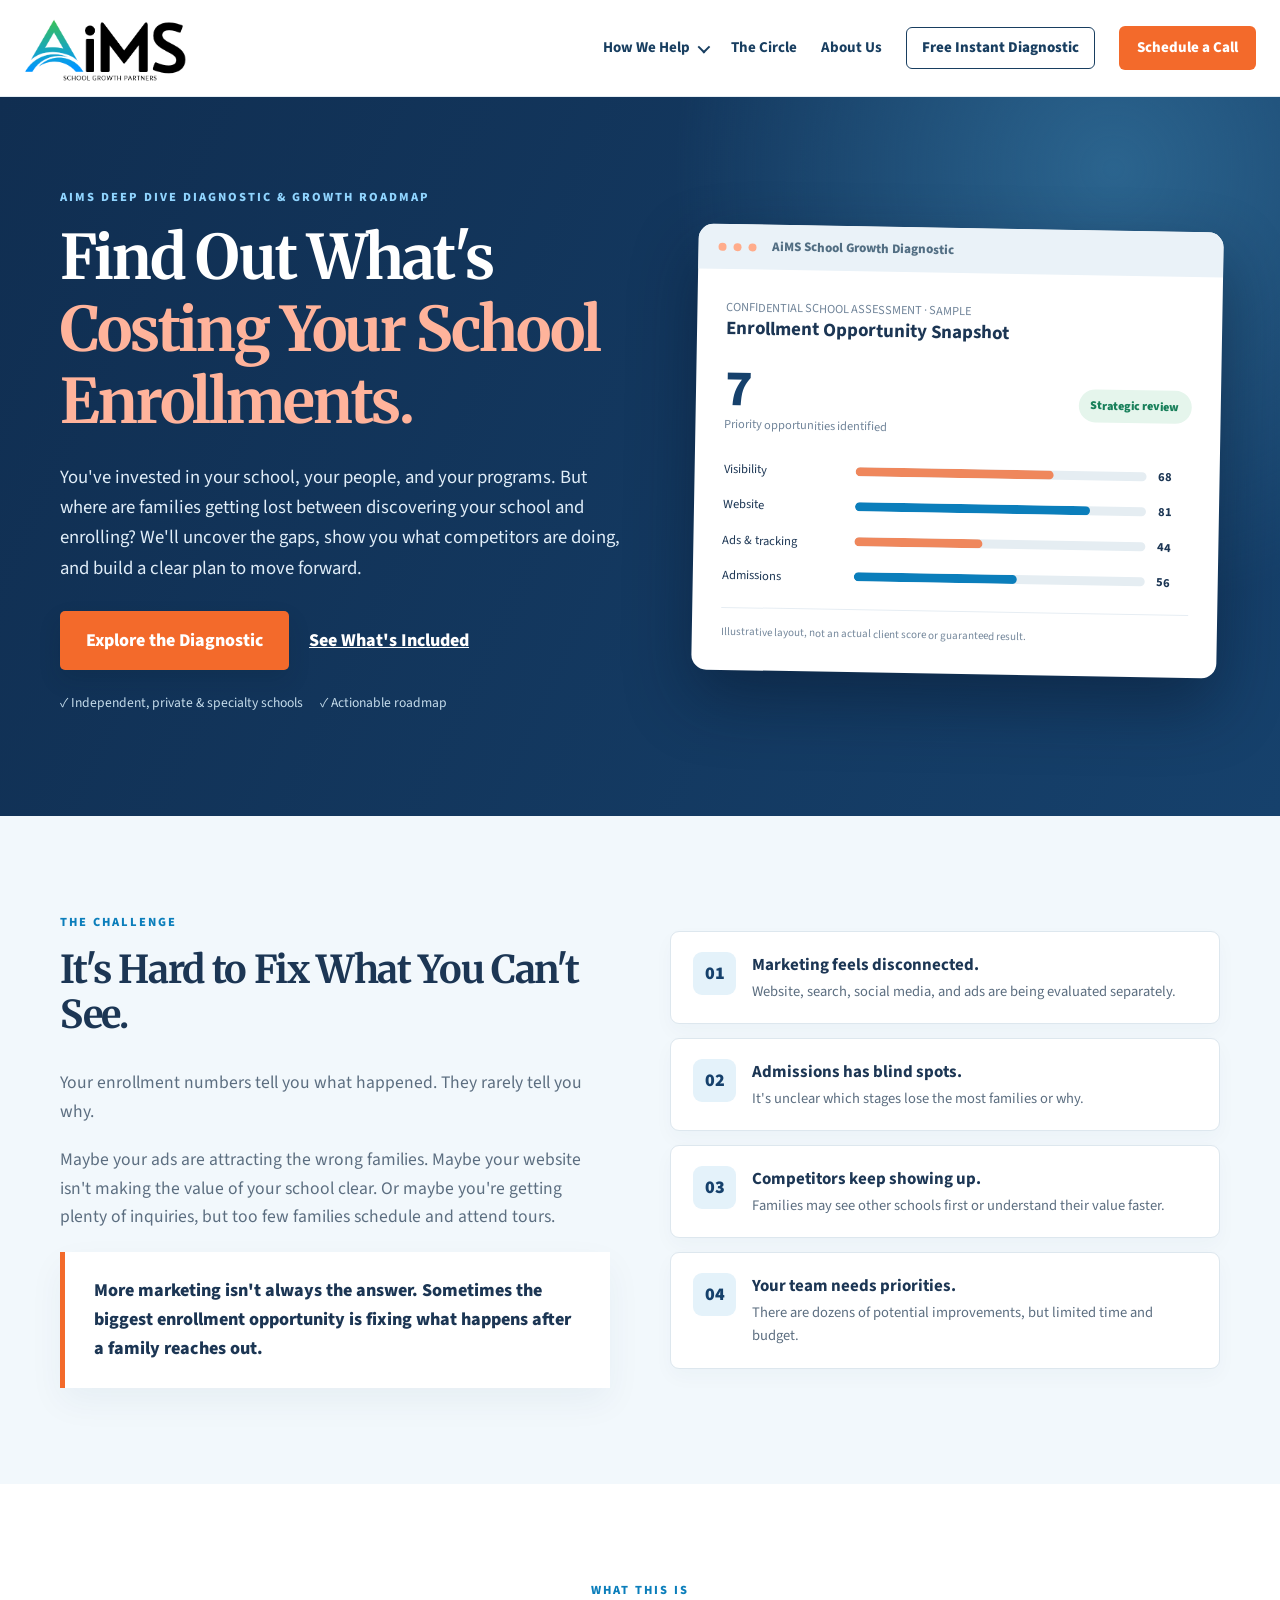
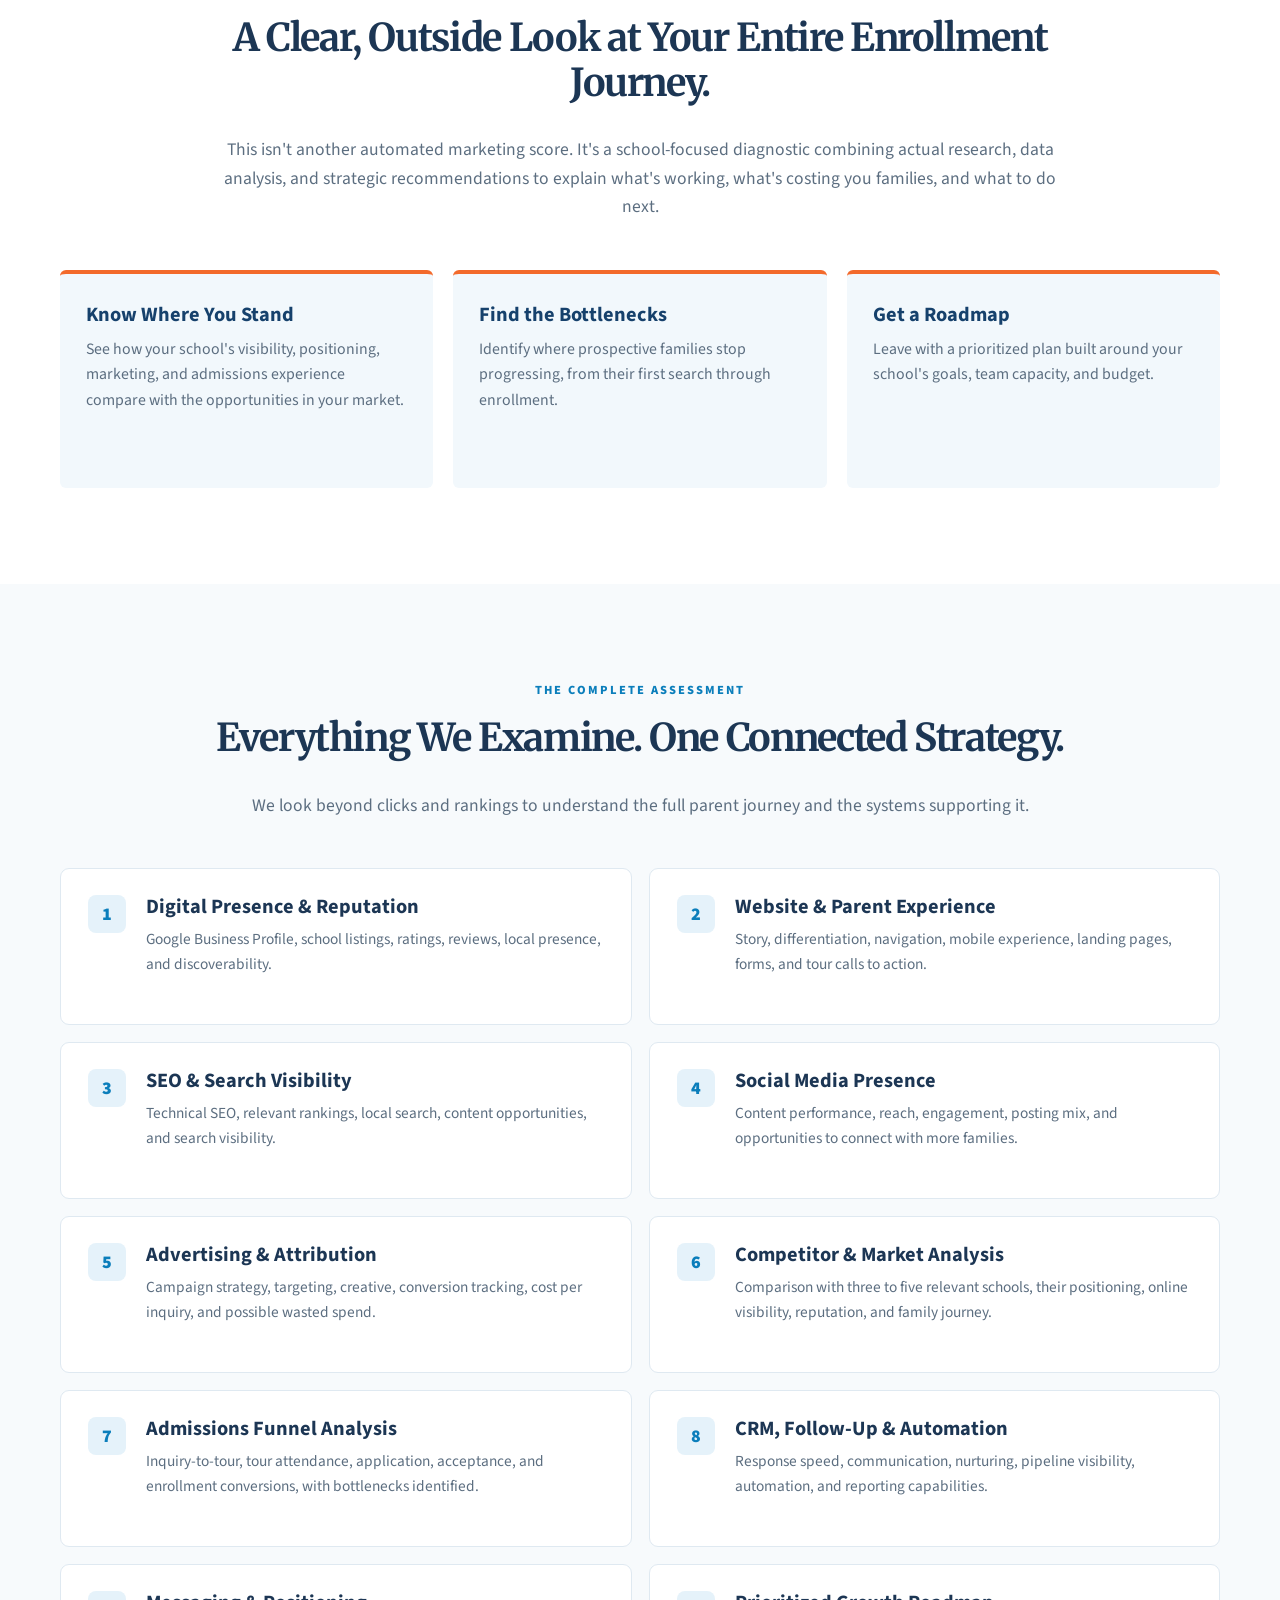
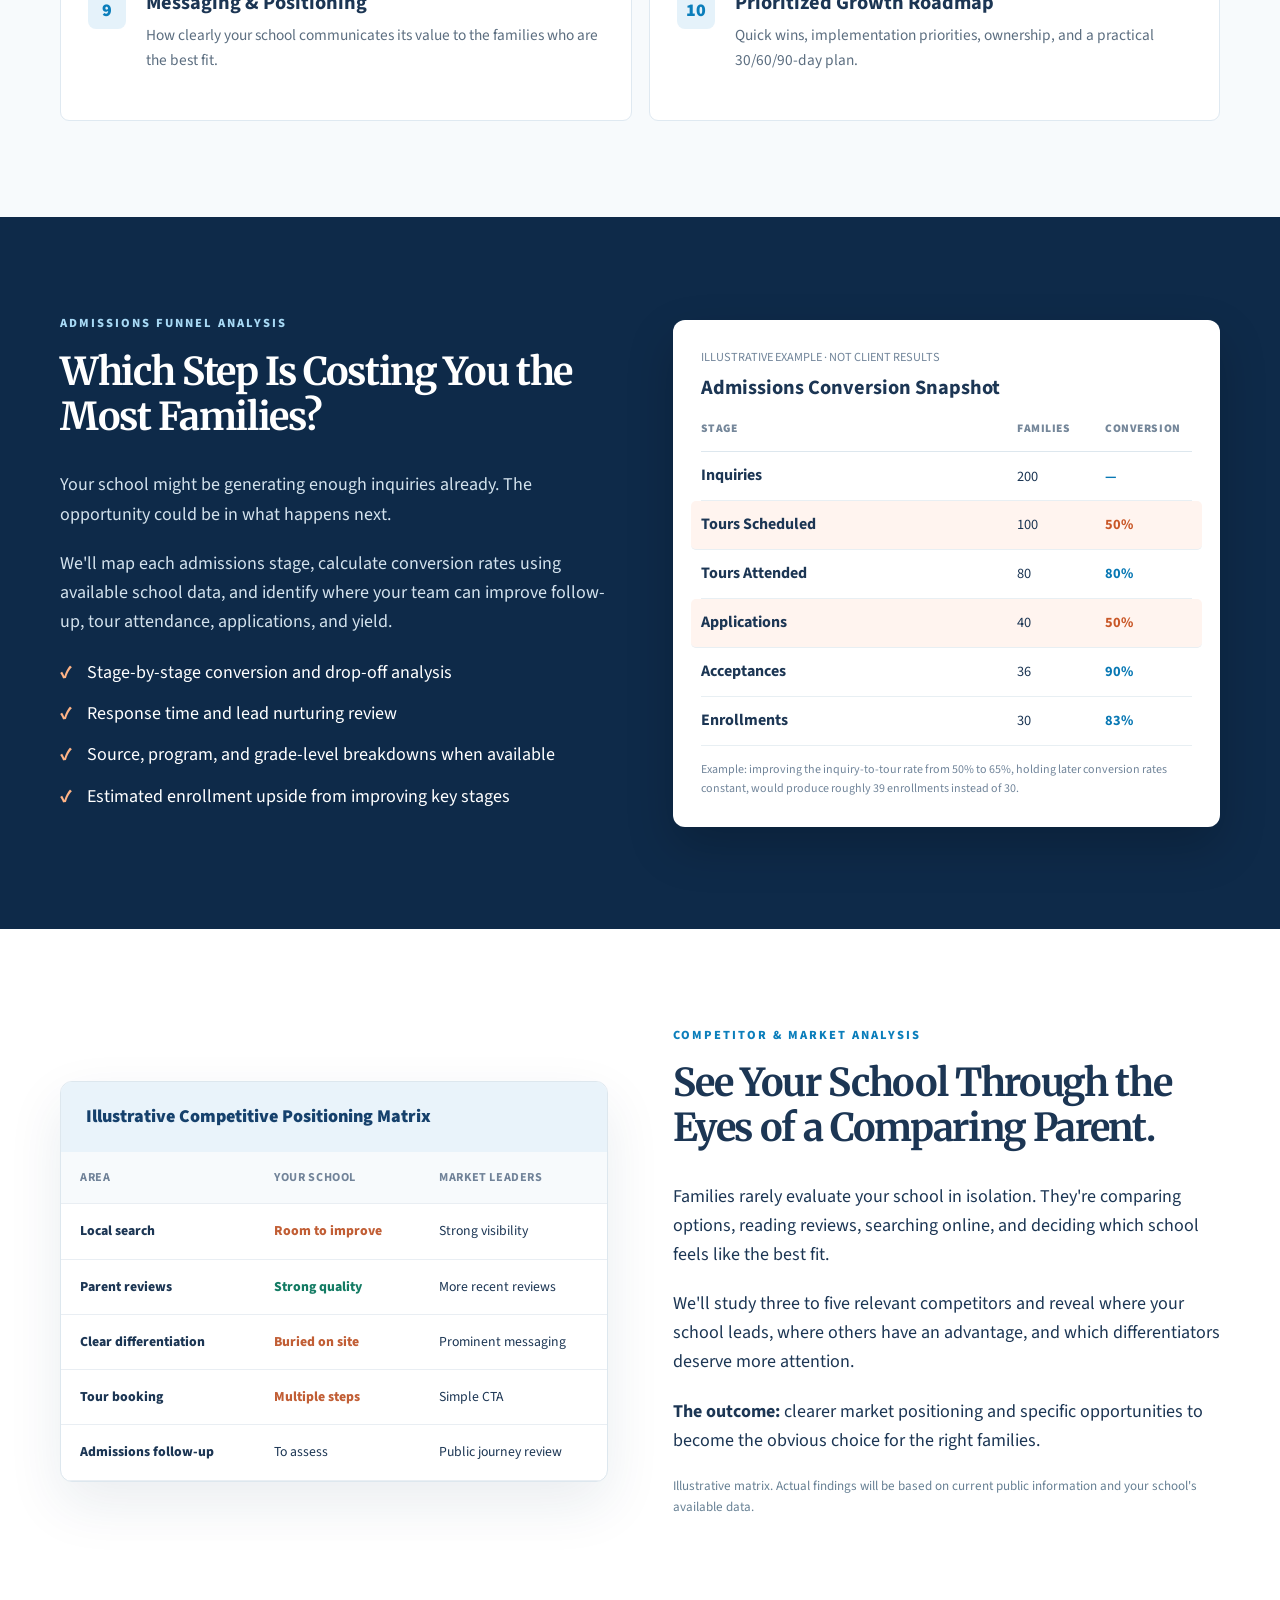
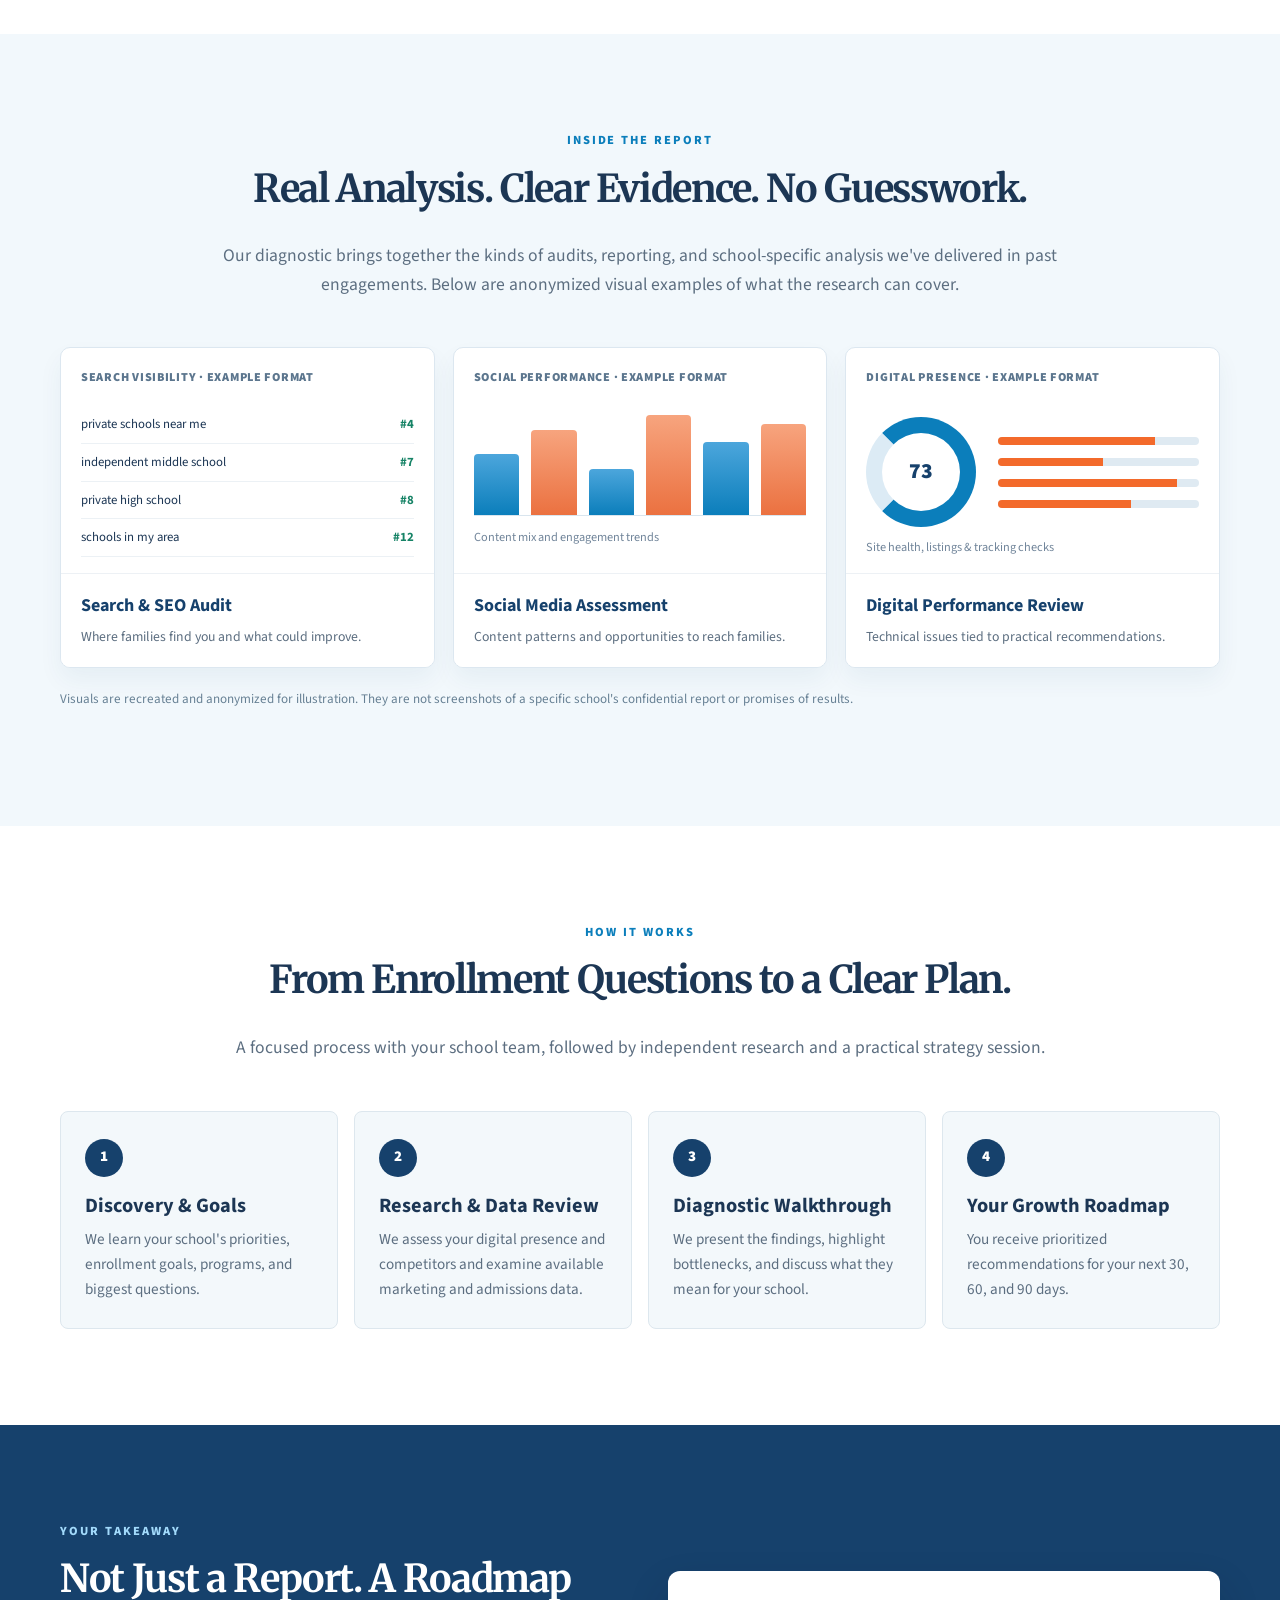
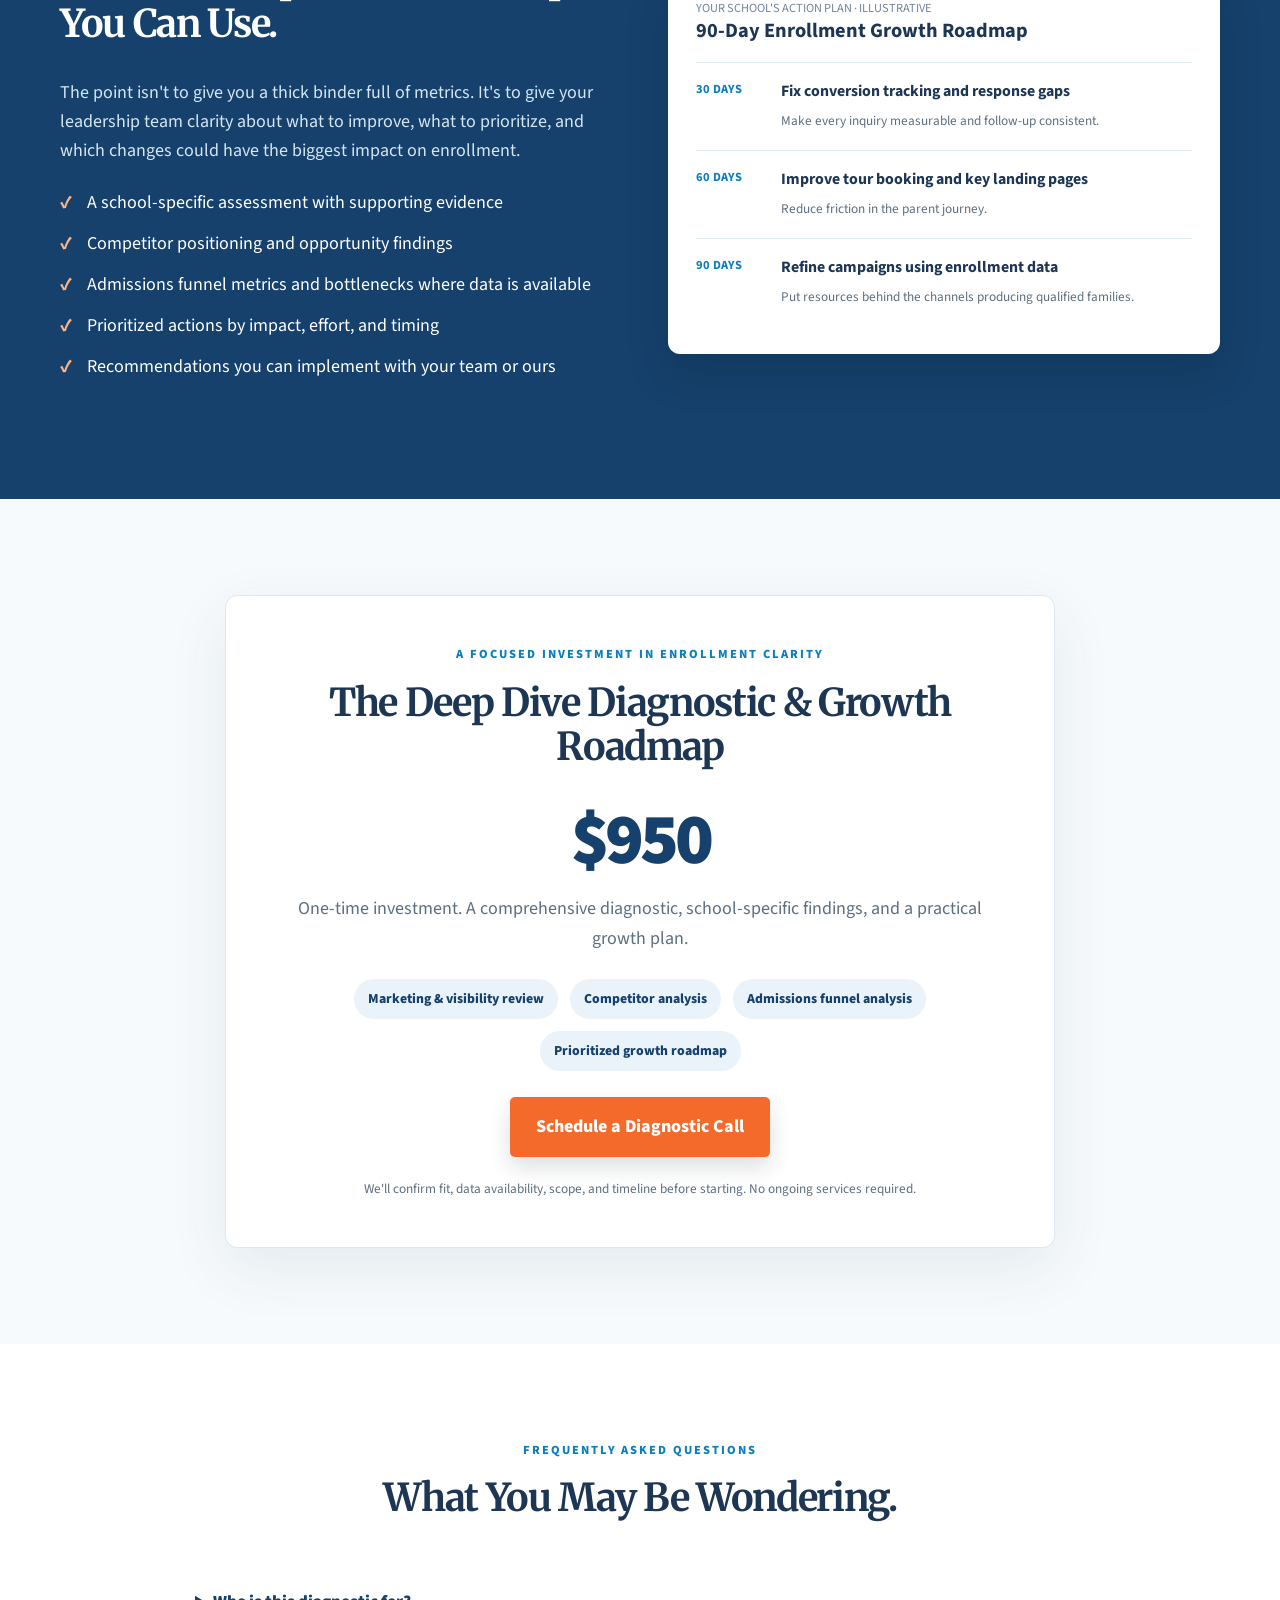
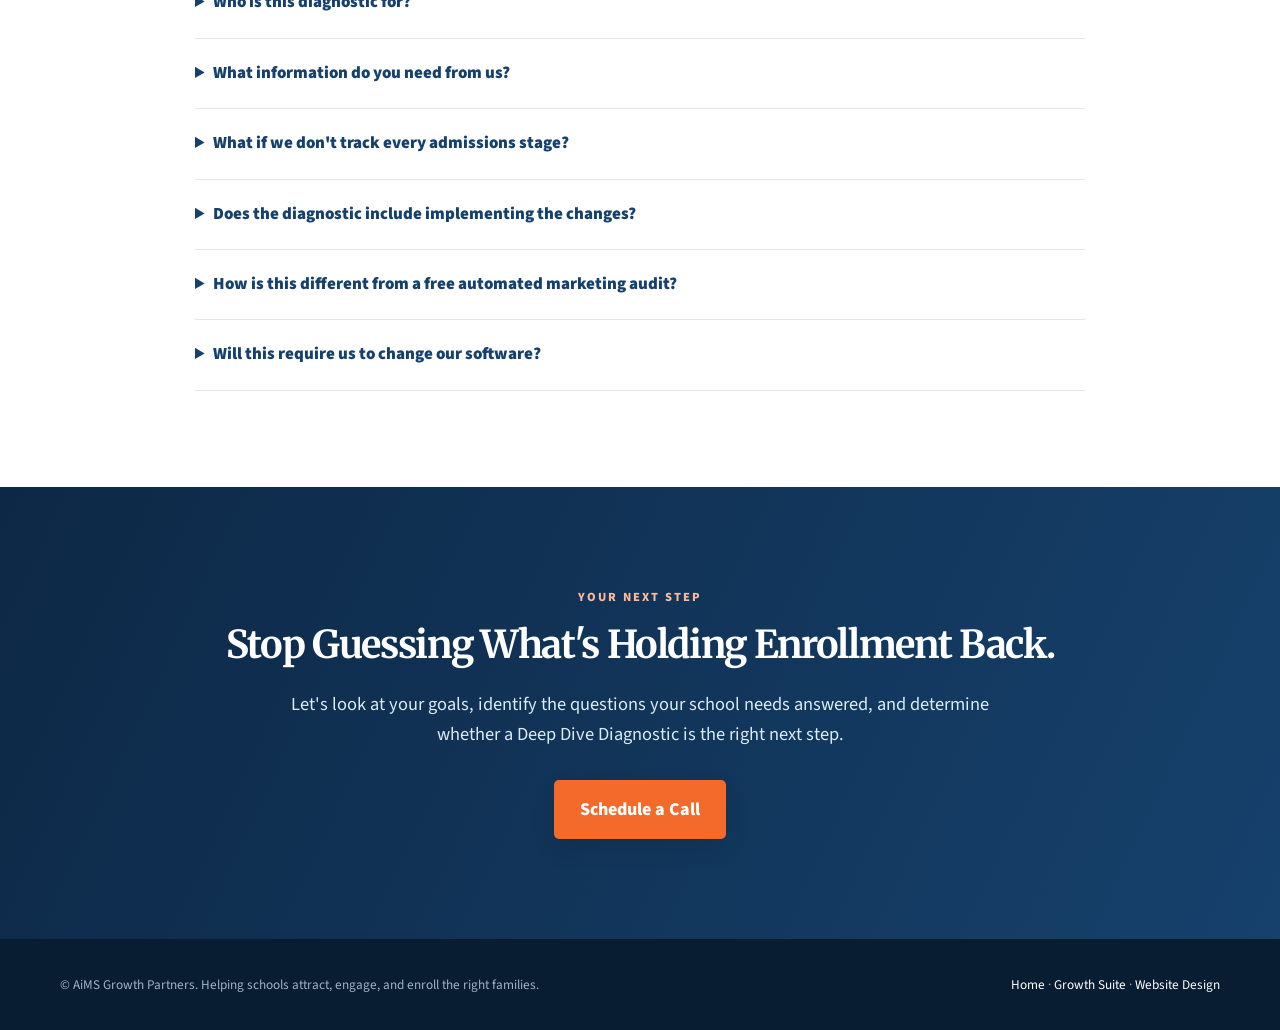
<file: deep-dive-diagnostic/index.html>
<!doctype html>
<html lang="en"><head><meta charset="utf-8"><meta name="viewport" content="width=device-width,initial-scale=1"><title>Deep Dive Diagnostic & Growth Roadmap | AiMS</title><meta content="Find the enrollment bottlenecks, missed opportunities, and practical next steps for your school with the AiMS Deep Dive Diagnostic and Growth Roadmap." name="description"/><link rel="preconnect" href="https://fonts.googleapis.com"><link rel="preconnect" href="https://fonts.gstatic.com" crossorigin><link rel="stylesheet" href="https://fonts.googleapis.com/css2?family=Merriweather:wght@400;700;900&amp;family=Source+Sans+3:wght@400;500;600;700;800;900&amp;display=swap"><style>
:root{--navy:#16416c;--deep:#0e2a49;--blue:#0b7ebb;--orange:#f36a2b;--pale:#f2f8fc;--ink:#1c3654;--muted:#5c6e80;--line:#dde7ee}*{box-sizing:border-box}html{scroll-behavior:smooth}body{margin:0;color:var(--ink);background:#fff;font:18px/1.62 'Source Sans 3',Arial,sans-serif}h1,h2,h3,p{margin-top:0}h1,h2,h3{line-height:1.17}h1,h2{font-family:Merriweather,Georgia,serif;letter-spacing:-.035em}h1{font-size:clamp(2.45rem,4.8vw,4rem)}h2{font-size:clamp(2rem,3vw,2.95rem)}h3{font-size:1.27rem}p{margin-bottom:20px}a{color:inherit}.container{width:min(1160px,calc(100% - 44px));margin:auto}.section{padding:96px 0}.eyebrow{text-transform:uppercase;letter-spacing:.16em;font-size:.78rem;font-weight:800;color:var(--blue);margin-bottom:15px}.button{display:inline-flex;align-items:center;justify-content:center;background:var(--orange);padding:15px 26px;border-radius:5px;color:#fff;text-decoration:none;font-weight:800;box-shadow:0 10px 22px #07192a24;transition:transform .18s,background .18s}.button:hover{background:#d94f17;transform:translateY(-2px)}.button:focus-visible,a:focus-visible,summary:focus-visible{outline:3px solid #ffb985;outline-offset:3px}.nav{background:#fff;border-bottom:1px solid var(--line)}.nav-inner{min-height:83px;display:flex;align-items:center;justify-content:space-between;gap:20px}.brand{text-decoration:none;font-weight:900;letter-spacing:-.075em;font-size:2rem;color:var(--navy)}.brand span{color:var(--orange)}.links{display:flex;align-items:center;gap:26px;font-size:.91rem;font-weight:800}.links a{text-decoration:none}.links .button{font-size:.86rem;padding:10px 18px}.hero{background:radial-gradient(circle at 87% 10%,#2b648e 0,transparent 34%),linear-gradient(115deg,#102e51,#16416c);color:#fff;overflow:hidden}.hero-grid{display:grid;grid-template-columns:1fr .92fr;gap:65px;align-items:center;padding:90px 0 102px}.hero .eyebrow{color:#90d5ff}.hero h1{margin-bottom:24px}.hero h1 em{font-style:normal;color:#ffb39b}.hero p{color:#e0edf8;font-size:1.17rem;max-width:620px}.hero-actions{display:flex;align-items:center;flex-wrap:wrap;gap:20px;margin-top:28px}.hero-note{font-size:.85rem;color:#c4dbea;margin-top:22px}.hero-note span{margin-right:17px}.audit-visual{background:#fff;color:var(--ink);border-radius:15px;box-shadow:0 28px 65px #07152b77;overflow:hidden;transform:rotate(1deg)}.audit-top{height:45px;background:#eaf2f8;display:flex;align-items:center;gap:7px;padding:0 20px;color:#526e83;font-size:.82rem;font-weight:800}.dot{width:8px;height:8px;background:#ffac8b;border-radius:50%}.audit-inner{padding:29px}.audit-inner h3{margin:0 0 5px;font-size:1.18rem}.micro{color:#71859a;font-size:.77rem}.scoreline{display:flex;justify-content:space-between;align-items:center;gap:14px;margin:24px 0}.score{font:800 3.2rem/1 'Source Sans 3';color:var(--navy)}.pill{border-radius:30px;background:#e5f5ec;color:#19805b;padding:7px 12px;font-size:.75rem;font-weight:900}.barrow{display:grid;grid-template-columns:120px 1fr 32px;align-items:center;gap:12px;margin:15px 0;font-size:.78rem}.bar{height:9px;border-radius:15px;background:#e5edf2;overflow:hidden}.bar b{display:block;height:100%;background:var(--blue);border-radius:15px}.barrow:nth-child(even) .bar b{background:#ef875c}.audit-caption{font-size:.69rem;color:#74879b;border-top:1px solid #e6edf3;padding-top:15px;margin-top:22px}.intro{text-align:center;max-width:850px;margin:0 auto 48px}.intro>p{font-size:1.1rem;color:var(--muted)}.problem{background:var(--pale)}.problem-grid{display:grid;grid-template-columns:1fr 1fr;gap:60px;align-items:center}.problem-copy p{color:var(--muted);font-size:1.1rem}.callout{border-left:5px solid var(--orange);padding:24px 29px;background:#fff;box-shadow:0 14px 33px #1638590d;font-weight:800;font-size:1.13rem}.stack{display:grid;gap:14px}.stack-card{background:#fff;padding:20px 22px;border:1px solid var(--line);border-radius:9px;display:flex;gap:16px;align-items:start;box-shadow:0 8px 20px #16385908}.stack-card strong{display:block;font-size:1.06rem}.stack-card span{display:block;color:var(--muted);font-size:.91rem}.icon{width:43px;height:43px;flex:0 0 43px;border-radius:9px;display:grid;place-items:center;background:#e4f2fa;color:var(--navy);font-weight:900}.promise{background:#fff}.outcome-grid{display:grid;grid-template-columns:repeat(3,1fr);gap:20px}.outcome{border-top:4px solid var(--orange);padding:29px 26px;background:var(--pale);border-radius:6px;min-height:218px}.outcome h3{color:var(--navy);margin:0 0 10px}.outcome p{font-size:.99rem;color:var(--muted);margin:0}.scope{background:#f7fafc}.scope-grid{display:grid;grid-template-columns:repeat(2,1fr);gap:17px}.scope-card{background:#fff;border:1px solid #dfe9f1;padding:26px 27px;border-radius:9px;display:flex;gap:20px;min-height:157px}.scope-card h3{margin:0 0 8px}.scope-card p{margin:0;color:var(--muted);font-size:.96rem}.scope-num{flex:0 0 38px;width:38px;height:38px;background:#e5f2fa;color:var(--blue);border-radius:8px;display:grid;place-items:center;font-weight:900}.spotlight{background:var(--deep);color:#fff}.spotlight .eyebrow{color:#a7d9f5}.spotlight p{color:#d3e2ed}.split{display:grid;grid-template-columns:1fr 1fr;gap:65px;align-items:center}.funnel{background:#fff;color:var(--ink);padding:28px;border-radius:12px;box-shadow:0 20px 48px #0003}.funnel-head{display:grid;grid-template-columns:1fr 78px 87px;gap:10px;color:#75879a;text-transform:uppercase;letter-spacing:.05em;font-size:.72rem;font-weight:900;border-bottom:1px solid var(--line);padding-bottom:13px}.funnel-row{display:grid;grid-template-columns:1fr 78px 87px;gap:10px;align-items:center;padding:11px 0;border-bottom:1px solid #e8eff3;font-size:.9rem}.funnel-row strong{font-size:1rem}.funnel-row b{color:#0878b4}.funnel-row.alert{background:#fff4ef;margin:0 -10px;padding:11px 10px;border-radius:5px}.funnel-row.alert b{color:#c95727}.funnel-foot{padding:14px 0 0;color:#71859a;font-size:.75rem}.checklist{padding:0;margin:22px 0;list-style:none}.checklist li{margin:12px 0;padding-left:27px;position:relative}.checklist li:before{content:'✓';font-weight:900;color:#ffb486;position:absolute;left:0}.competitors{background:#fff}.compare-board{background:#fff;border:1px solid var(--line);border-radius:12px;box-shadow:0 22px 56px #173a5b17;overflow:hidden}.compare-title{padding:20px 25px;background:#e9f3fa;font-weight:900;color:var(--navy)}.compare-table{width:100%;border-collapse:collapse;font-size:.86rem}.compare-table th{text-align:left;color:#718399;font-size:.76rem;letter-spacing:.05em;text-transform:uppercase;background:#f7fafc}.compare-table th,.compare-table td{padding:16px 19px;border-bottom:1px solid #e9eef3}.compare-table td:first-child{font-weight:800}.tag{color:#137b63;font-weight:800}.tag.gap{color:#c15e35}.evidence{background:var(--pale)}.preview-grid{display:grid;grid-template-columns:repeat(3,1fr);gap:18px}.preview{background:#fff;border:1px solid #dce7f0;border-radius:10px;box-shadow:0 12px 24px #18486e0e;overflow:hidden}.preview-window{padding:20px;height:225px}.preview-title{font-size:.76rem;text-transform:uppercase;letter-spacing:.06em;font-weight:900;color:#5c768e;margin-bottom:18px}.fake-chart{display:flex;align-items:end;gap:12px;height:110px;border-bottom:1px solid #d9e5ee}.fake-chart i{display:block;flex:1;border-radius:4px 4px 0 0;background:linear-gradient(#4ca6dc,#0b7ebb)}.fake-chart i:nth-child(2n){background:linear-gradient(#f7a47e,#eb7140)}.preview-caption{padding:17px 20px;background:#fff;border-top:1px solid #edf1f5}.preview-caption strong{display:block;color:var(--navy)}.preview-caption span{font-size:.86rem;color:var(--muted)}.rankline{display:flex;justify-content:space-between;border-bottom:1px solid #ecf1f5;padding:8px 0;font-size:.8rem}.rankline b{color:#168366}.mini-audit{display:flex;align-items:center;justify-content:center;height:132px;gap:22px}.ring{width:110px;height:110px;border-radius:50%;border:16px solid #0b7ebb;border-left-color:#dcebf5;display:grid;place-items:center;font-weight:900;color:var(--navy);font-size:1.35rem}.mini-bars{flex:1}.mini-bars div{height:8px;background:#dfeaf2;border-radius:10px;margin:13px 0;overflow:hidden}.mini-bars b{display:block;height:100%;background:var(--orange)}.disclaimer{font-size:.82rem;color:#678094;margin-top:21px}.process{background:#fff}.steps{display:grid;grid-template-columns:repeat(4,1fr);gap:16px}.step{padding:27px 24px;background:#f3f8fb;border-radius:8px;border:1px solid var(--line)}.step small{display:inline-flex;width:38px;height:38px;align-items:center;justify-content:center;border-radius:50%;background:var(--navy);color:#fff;font-weight:900;margin-bottom:17px}.step h3{margin:0 0 10px}.step p{color:var(--muted);font-size:.95rem;margin:0}.deliverable{background:var(--navy);color:#fff}.deliverable p{color:#d5e6f2}.deliverable-grid{display:grid;grid-template-columns:1fr 1fr;gap:55px;align-items:center}.roadmap{background:#fff;color:var(--ink);border-radius:12px;padding:28px;box-shadow:0 20px 40px #07192a30}.roadmap h3{margin-bottom:20px}.roadmap-item{display:grid;grid-template-columns:68px 1fr;gap:17px;align-items:start;padding:16px 0;border-top:1px solid var(--line)}.roadmap-item b{font-size:.78rem;color:var(--blue)}.roadmap-item strong{display:block;font-size:.99rem}.roadmap-item span{color:var(--muted);font-size:.83rem}.price-section{background:#f7fafc}.price-card{max-width:830px;margin:0 auto;padding:48px 55px;background:#fff;border-radius:12px;border:1px solid var(--line);box-shadow:0 20px 60px #16416c16;text-align:center}.price{font-size:4.5rem;line-height:1.1;font-weight:900;letter-spacing:-.06em;color:var(--navy);margin:14px 0}.price-card p{color:var(--muted)}.price-includes{display:flex;justify-content:center;flex-wrap:wrap;gap:12px;margin:26px 0}.price-includes span{font-size:.86rem;border-radius:30px;background:#eaf3f9;color:#16416c;padding:9px 14px;font-weight:800}.faq-list{max-width:890px;margin:auto}.faq-list details{border-bottom:1px solid var(--line);padding:21px 0}.faq-list summary{cursor:pointer;font-size:1.06rem;font-weight:900;color:var(--navy)}.faq-list details p{color:var(--muted);margin:15px 0 0}.bottom{background:linear-gradient(115deg,#0d2846,#16416c);color:#fff;text-align:center;padding:100px 0}.bottom h2{max-width:860px;margin:15px auto 23px}.bottom p{max-width:740px;margin:0 auto 30px;color:#dcecf7;font-size:1.15rem}footer{background:#081c32;color:#9cb4c8;padding:35px 0;font-size:.83rem}footer .container{display:flex;justify-content:space-between;gap:18px;flex-wrap:wrap}footer a{color:#fff;text-decoration:none}@media(max-width:900px){.hero-grid,.problem-grid,.split,.deliverable-grid{grid-template-columns:1fr}.hero-grid{padding:68px 0;gap:43px}.hero .audit-visual{max-width:550px}.outcome-grid,.preview-grid{grid-template-columns:1fr 1fr}.steps{grid-template-columns:1fr 1fr}.links a:not(.button){display:none}}@media(max-width:620px){body{font-size:16px}.section{padding:68px 0}.container{width:calc(100% - 34px)}.nav-inner{min-height:69px}.brand{font-size:1.65rem}.hero-grid{padding:65px 0 75px}.outcome-grid,.scope-grid,.preview-grid,.steps{grid-template-columns:1fr}.scope-card{padding:22px}.funnel{padding:17px}.funnel-head,.funnel-row{grid-template-columns:1fr 55px 70px;gap:5px;font-size:.8rem}.funnel-head{font-size:.64rem}.price-card{padding:36px 20px}.price{font-size:3.7rem}.compare-table th,.compare-table td{padding:13px 8px;font-size:.71rem}}
</style><link rel="stylesheet" href="/assets/site-navigation.css"></head><body><header class="aims-site-header"><div class="aims-site-bar"><a class="aims-site-brand" href="/" aria-label="AiMS School Growth Partners home"><img src="/assets/aims-logo.png" alt="AiMS School Growth Partners" width="172" height="78"></a><nav class="aims-site-nav" aria-label="Main navigation"><details class="aims-site-drop"><summary>How We Help</summary><div class="aims-site-dropdown"><a href="/deep-dive-diagnostic/" class="aims-site-sub" aria-current="page">Deep Dive Diagnostic <span class="start-here">Start Here</span></a><a href="/finding-the-perfect-match/" class="aims-site-sub">Enrollment Marketing Program</a><a href="/growth-suite/" class="aims-site-sub">Growth Suite Marketing &amp; Admissions Software</a><a href="/website-design/" class="aims-site-sub">Web Design Services</a></div></details><a href="/circle/" class="">The Circle</a><a href="/about/" class="">About Us</a><a href="/free-marketing-report/" class="aims-site-outline">Free Instant Diagnostic</a><a class="aims-site-cta" href="https://getaims.co/demo">Schedule a Call</a></nav><details class="aims-site-mobile"><summary>Menu</summary><nav class="aims-site-mobile-menu" aria-label="Mobile navigation"><strong class="mobile-label">How We Help</strong><a href="/deep-dive-diagnostic/" class="aims-site-sub" aria-current="page">Deep Dive Diagnostic <span class="start-here">Start Here</span></a><a href="/finding-the-perfect-match/" class="aims-site-sub">Enrollment Marketing Program</a><a href="/growth-suite/" class="aims-site-sub">Growth Suite Marketing &amp; Admissions Software</a><a href="/website-design/" class="aims-site-sub">Web Design Services</a><a href="/circle/" class="">The Circle</a><a href="/about/" class="">About Us</a><a href="/free-marketing-report/" class="aims-site-outline">Free Instant Diagnostic</a><a class="aims-site-cta" href="https://getaims.co/demo">Schedule a Call</a></nav></details></div></header><main>
<section class="hero"><div class="container hero-grid"><div><div class="eyebrow">AiMS Deep Dive Diagnostic &amp; Growth Roadmap</div><h1>Find Out What's <em>Costing Your School Enrollments.</em></h1><p>You've invested in your school, your people, and your programs. But where are families getting lost between discovering your school and enrolling? We'll uncover the gaps, show you what competitors are doing, and build a clear plan to move forward.</p><div class="hero-actions"><a class="button" href="/deep-dive-diagnostic/#investment">Explore the Diagnostic</a><a href="/deep-dive-diagnostic/#inside" style="font-weight:800;color:white">See What's Included</a></div><div class="hero-note"><span>✓ Independent, private &amp; specialty schools</span><span>✓ Actionable roadmap</span></div></div><div aria-label="Illustrative diagnostic report mockup" class="audit-visual"><div class="audit-top"><span class="dot"></span><span class="dot"></span><span class="dot"></span>   AiMS School Growth Diagnostic</div><div class="audit-inner"><div class="micro">CONFIDENTIAL SCHOOL ASSESSMENT · SAMPLE</div><h3>Enrollment Opportunity Snapshot</h3><div class="scoreline"><div><div class="score">7</div><div class="micro">Priority opportunities identified</div></div><div class="pill">Strategic review</div></div><div class="barrow"><span>Visibility</span><div class="bar"><b style="width:68%"></b></div><b>68</b></div><div class="barrow"><span>Website</span><div class="bar"><b style="width:81%"></b></div><b>81</b></div><div class="barrow"><span>Ads &amp; tracking</span><div class="bar"><b style="width:44%"></b></div><b>44</b></div><div class="barrow"><span>Admissions</span><div class="bar"><b style="width:56%"></b></div><b>56</b></div><div class="audit-caption">Illustrative layout, not an actual client score or guaranteed result.</div></div></div></div></section>
<section class="section problem"><div class="container problem-grid"><div class="problem-copy"><div class="eyebrow">The challenge</div><h2>It's Hard to Fix What You Can't See.</h2><p>Your enrollment numbers tell you what happened. They rarely tell you why.</p><p>Maybe your ads are attracting the wrong families. Maybe your website isn't making the value of your school clear. Or maybe you're getting plenty of inquiries, but too few families schedule and attend tours.</p><div class="callout">More marketing isn't always the answer. Sometimes the biggest enrollment opportunity is fixing what happens after a family reaches out.</div></div><div class="stack"><div class="stack-card"><div class="icon">01</div><div><strong>Marketing feels disconnected.</strong><span>Website, search, social media, and ads are being evaluated separately.</span></div></div><div class="stack-card"><div class="icon">02</div><div><strong>Admissions has blind spots.</strong><span>It's unclear which stages lose the most families or why.</span></div></div><div class="stack-card"><div class="icon">03</div><div><strong>Competitors keep showing up.</strong><span>Families may see other schools first or understand their value faster.</span></div></div><div class="stack-card"><div class="icon">04</div><div><strong>Your team needs priorities.</strong><span>There are dozens of potential improvements, but limited time and budget.</span></div></div></div></div></section>
<section class="section promise"><div class="container"><div class="intro"><div class="eyebrow">What this is</div><h2>A Clear, Outside Look at Your Entire Enrollment Journey.</h2><p>This isn't another automated marketing score. It's a school-focused diagnostic combining actual research, data analysis, and strategic recommendations to explain what's working, what's costing you families, and what to do next.</p></div><div class="outcome-grid"><div class="outcome"><h3>Know Where You Stand</h3><p>See how your school's visibility, positioning, marketing, and admissions experience compare with the opportunities in your market.</p></div><div class="outcome"><h3>Find the Bottlenecks</h3><p>Identify where prospective families stop progressing, from their first search through enrollment.</p></div><div class="outcome"><h3>Get a Roadmap</h3><p>Leave with a prioritized plan built around your school's goals, team capacity, and budget.</p></div></div></div></section>
<section class="section scope" id="inside"><div class="container"><div class="intro"><div class="eyebrow">The complete assessment</div><h2>Everything We Examine. One Connected Strategy.</h2><p>We look beyond clicks and rankings to understand the full parent journey and the systems supporting it.</p></div><div class="scope-grid">
<article class="scope-card"><div class="scope-num">1</div><div><h3>Digital Presence &amp; Reputation</h3><p>Google Business Profile, school listings, ratings, reviews, local presence, and discoverability.</p></div></article>
<article class="scope-card"><div class="scope-num">2</div><div><h3>Website &amp; Parent Experience</h3><p>Story, differentiation, navigation, mobile experience, landing pages, forms, and tour calls to action.</p></div></article>
<article class="scope-card"><div class="scope-num">3</div><div><h3>SEO &amp; Search Visibility</h3><p>Technical SEO, relevant rankings, local search, content opportunities, and search visibility.</p></div></article>
<article class="scope-card"><div class="scope-num">4</div><div><h3>Social Media Presence</h3><p>Content performance, reach, engagement, posting mix, and opportunities to connect with more families.</p></div></article>
<article class="scope-card"><div class="scope-num">5</div><div><h3>Advertising &amp; Attribution</h3><p>Campaign strategy, targeting, creative, conversion tracking, cost per inquiry, and possible wasted spend.</p></div></article>
<article class="scope-card"><div class="scope-num">6</div><div><h3>Competitor &amp; Market Analysis</h3><p>Comparison with three to five relevant schools, their positioning, online visibility, reputation, and family journey.</p></div></article>
<article class="scope-card"><div class="scope-num">7</div><div><h3>Admissions Funnel Analysis</h3><p>Inquiry-to-tour, tour attendance, application, acceptance, and enrollment conversions, with bottlenecks identified.</p></div></article>
<article class="scope-card"><div class="scope-num">8</div><div><h3>CRM, Follow-Up &amp; Automation</h3><p>Response speed, communication, nurturing, pipeline visibility, automation, and reporting capabilities.</p></div></article>
<article class="scope-card"><div class="scope-num">9</div><div><h3>Messaging &amp; Positioning</h3><p>How clearly your school communicates its value to the families who are the best fit.</p></div></article>
<article class="scope-card"><div class="scope-num">10</div><div><h3>Prioritized Growth Roadmap</h3><p>Quick wins, implementation priorities, ownership, and a practical 30/60/90-day plan.</p></div></article>
</div></div></section>
<section class="section spotlight"><div class="container split"><div><div class="eyebrow">Admissions funnel analysis</div><h2>Which Step Is Costing You the Most Families?</h2><p>Your school might be generating enough inquiries already. The opportunity could be in what happens next.</p><p>We'll map each admissions stage, calculate conversion rates using available school data, and identify where your team can improve follow-up, tour attendance, applications, and yield.</p><ul class="checklist"><li>Stage-by-stage conversion and drop-off analysis</li><li>Response time and lead nurturing review</li><li>Source, program, and grade-level breakdowns when available</li><li>Estimated enrollment upside from improving key stages</li></ul></div><div class="funnel"><div class="micro" style="margin-bottom:8px">ILLUSTRATIVE EXAMPLE · NOT CLIENT RESULTS</div><h3>Admissions Conversion Snapshot</h3><div class="funnel-head"><span>Stage</span><span>Families</span><span>Conversion</span></div><div class="funnel-row"><strong>Inquiries</strong><span>200</span><b>—</b></div><div class="funnel-row alert"><strong>Tours Scheduled</strong><span>100</span><b>50%</b></div><div class="funnel-row"><strong>Tours Attended</strong><span>80</span><b>80%</b></div><div class="funnel-row alert"><strong>Applications</strong><span>40</span><b>50%</b></div><div class="funnel-row"><strong>Acceptances</strong><span>36</span><b>90%</b></div><div class="funnel-row"><strong>Enrollments</strong><span>30</span><b>83%</b></div><div class="funnel-foot">Example: improving the inquiry-to-tour rate from 50% to 65%, holding later conversion rates constant, would produce roughly 39 enrollments instead of 30.</div></div></div></section>
<section class="section competitors"><div class="container split"><div class="compare-board"><div class="compare-title">Illustrative Competitive Positioning Matrix</div><table class="compare-table"><thead><tr><th>Area</th><th>Your School</th><th>Market Leaders</th></tr></thead><tbody><tr><td>Local search</td><td class="tag gap">Room to improve</td><td>Strong visibility</td></tr><tr><td>Parent reviews</td><td class="tag">Strong quality</td><td>More recent reviews</td></tr><tr><td>Clear differentiation</td><td class="tag gap">Buried on site</td><td>Prominent messaging</td></tr><tr><td>Tour booking</td><td class="tag gap">Multiple steps</td><td>Simple CTA</td></tr><tr><td>Admissions follow-up</td><td>To assess</td><td>Public journey review</td></tr></tbody></table></div><div><div class="eyebrow">Competitor &amp; market analysis</div><h2>See Your School Through the Eyes of a Comparing Parent.</h2><p>Families rarely evaluate your school in isolation. They're comparing options, reading reviews, searching online, and deciding which school feels like the best fit.</p><p>We'll study three to five relevant competitors and reveal where your school leads, where others have an advantage, and which differentiators deserve more attention.</p><p><strong>The outcome:</strong> clearer market positioning and specific opportunities to become the obvious choice for the right families.</p><p class="disclaimer">Illustrative matrix. Actual findings will be based on current public information and your school's available data.</p></div></div></section>
<section class="section evidence"><div class="container"><div class="intro"><div class="eyebrow">Inside the report</div><h2>Real Analysis. Clear Evidence. No Guesswork.</h2><p>Our diagnostic brings together the kinds of audits, reporting, and school-specific analysis we've delivered in past engagements. Below are anonymized visual examples of what the research can cover.</p></div><div class="preview-grid"><article class="preview"><div class="preview-window"><div class="preview-title">Search visibility · example format</div><div class="rankline"><span>private schools near me</span><b>#4</b></div><div class="rankline"><span>independent middle school</span><b>#7</b></div><div class="rankline"><span>private high school</span><b>#8</b></div><div class="rankline"><span>schools in my area</span><b>#12</b></div></div><div class="preview-caption"><strong>Search &amp; SEO Audit</strong><span>Where families find you and what could improve.</span></div></article><article class="preview"><div class="preview-window"><div class="preview-title">Social performance · example format</div><div class="fake-chart"><i style="height:56%"></i><i style="height:78%"></i><i style="height:42%"></i><i style="height:92%"></i><i style="height:67%"></i><i style="height:84%"></i></div><div class="micro" style="margin-top:12px">Content mix and engagement trends</div></div><div class="preview-caption"><strong>Social Media Assessment</strong><span>Content patterns and opportunities to reach families.</span></div></article><article class="preview"><div class="preview-window"><div class="preview-title">Digital presence · example format</div><div class="mini-audit"><div class="ring">73</div><div class="mini-bars"><div><b style="width:78%"></b></div><div><b style="width:52%"></b></div><div><b style="width:89%"></b></div><div><b style="width:66%"></b></div></div></div><div class="micro">Site health, listings &amp; tracking checks</div></div><div class="preview-caption"><strong>Digital Performance Review</strong><span>Technical issues tied to practical recommendations.</span></div></article></div><p class="disclaimer">Visuals are recreated and anonymized for illustration. They are not screenshots of a specific school's confidential report or promises of results.</p></div></section>
<section class="section process"><div class="container"><div class="intro"><div class="eyebrow">How it works</div><h2>From Enrollment Questions to a Clear Plan.</h2><p>A focused process with your school team, followed by independent research and a practical strategy session.</p></div><div class="steps"><div class="step"><small>1</small><h3>Discovery &amp; Goals</h3><p>We learn your school's priorities, enrollment goals, programs, and biggest questions.</p></div><div class="step"><small>2</small><h3>Research &amp; Data Review</h3><p>We assess your digital presence and competitors and examine available marketing and admissions data.</p></div><div class="step"><small>3</small><h3>Diagnostic Walkthrough</h3><p>We present the findings, highlight bottlenecks, and discuss what they mean for your school.</p></div><div class="step"><small>4</small><h3>Your Growth Roadmap</h3><p>You receive prioritized recommendations for your next 30, 60, and 90 days.</p></div></div></div></section>
<section class="section deliverable"><div class="container deliverable-grid"><div><div class="eyebrow" style="color:#a2dafb">Your takeaway</div><h2>Not Just a Report. A Roadmap You Can Use.</h2><p>The point isn't to give you a thick binder full of metrics. It's to give your leadership team clarity about what to improve, what to prioritize, and which changes could have the biggest impact on enrollment.</p><ul class="checklist"><li>A school-specific assessment with supporting evidence</li><li>Competitor positioning and opportunity findings</li><li>Admissions funnel metrics and bottlenecks where data is available</li><li>Prioritized actions by impact, effort, and timing</li><li>Recommendations you can implement with your team or ours</li></ul></div><div class="roadmap"><div class="micro">YOUR SCHOOL'S ACTION PLAN · ILLUSTRATIVE</div><h3>90-Day Enrollment Growth Roadmap</h3><div class="roadmap-item"><b>30 DAYS</b><div><strong>Fix conversion tracking and response gaps</strong><span>Make every inquiry measurable and follow-up consistent.</span></div></div><div class="roadmap-item"><b>60 DAYS</b><div><strong>Improve tour booking and key landing pages</strong><span>Reduce friction in the parent journey.</span></div></div><div class="roadmap-item"><b>90 DAYS</b><div><strong>Refine campaigns using enrollment data</strong><span>Put resources behind the channels producing qualified families.</span></div></div></div></div></section>
<section class="section price-section" id="investment"><div class="container"><div class="price-card"><div class="eyebrow">A focused investment in enrollment clarity</div><h2>The Deep Dive Diagnostic &amp; Growth Roadmap</h2><div class="price">$950</div><p>One-time investment. A comprehensive diagnostic, school-specific findings, and a practical growth plan.</p><div class="price-includes"><span>Marketing &amp; visibility review</span><span>Competitor analysis</span><span>Admissions funnel analysis</span><span>Prioritized growth roadmap</span></div><a class="button" href="https://getaims.co/demo">Schedule a Diagnostic Call</a><p style="font-size:.83rem;margin:21px 0 0">We'll confirm fit, data availability, scope, and timeline before starting. No ongoing services required.</p></div></div></section>
<section class="section"><div class="container"><div class="intro"><div class="eyebrow">Frequently asked questions</div><h2>What You May Be Wondering.</h2></div><div class="faq-list"><details><summary>Who is this diagnostic for?</summary><p>Private, independent, Montessori, Christian, classical, boarding, gifted, and other specialty schools that want to understand and improve how they attract and enroll families.</p></details><details><summary>What information do you need from us?</summary><p>We'll begin with public-facing marketing and website data. To evaluate actual admissions conversion rates, we'll also request aggregate inquiry, tour, application, acceptance, and enrollment information, plus relevant marketing performance data when available. Student-level personal information is not required for this analysis.</p></details><details><summary>What if we don't track every admissions stage?</summary><p>That's a useful finding in itself. We'll map what is available, identify measurement gaps, and recommend how to track missing stages. We won't invent conversion rates where the data doesn't exist.</p></details><details><summary>Does the diagnostic include implementing the changes?</summary><p>The $950 engagement covers the assessment and roadmap. Implementation is separate. Your team can use the recommendations independently, or we can discuss help through AiMS services.</p></details><details><summary>How is this different from a free automated marketing audit?</summary><p>Automated audits report technical scores. Our diagnostic connects marketing, competition, messaging, admissions processes, and conversion data into school-specific decisions and an implementation roadmap.</p></details><details><summary>Will this require us to change our software?</summary><p>No. We'll review the systems and workflows you already use and recommend improvements based on your goals. Any potential software changes are optional recommendations, not a requirement for the diagnostic.</p></details></div></div></section>
<section class="bottom"><div class="container"><div class="eyebrow" style="color:#ffb99b">Your next step</div><h2>Stop Guessing What's Holding Enrollment Back.</h2><p>Let's look at your goals, identify the questions your school needs answered, and determine whether a Deep Dive Diagnostic is the right next step.</p><a class="button" href="https://getaims.co/demo">Schedule a Call</a></div></section>
</main><footer><div class="container"><span>© AiMS Growth Partners. Helping schools attract, engage, and enroll the right families.</span><span><a href="/">Home</a> · <a href="/growth-suite/">Growth Suite</a> · <a href="/website-design/">Website Design</a></span></div></footer></body></html>
</file>
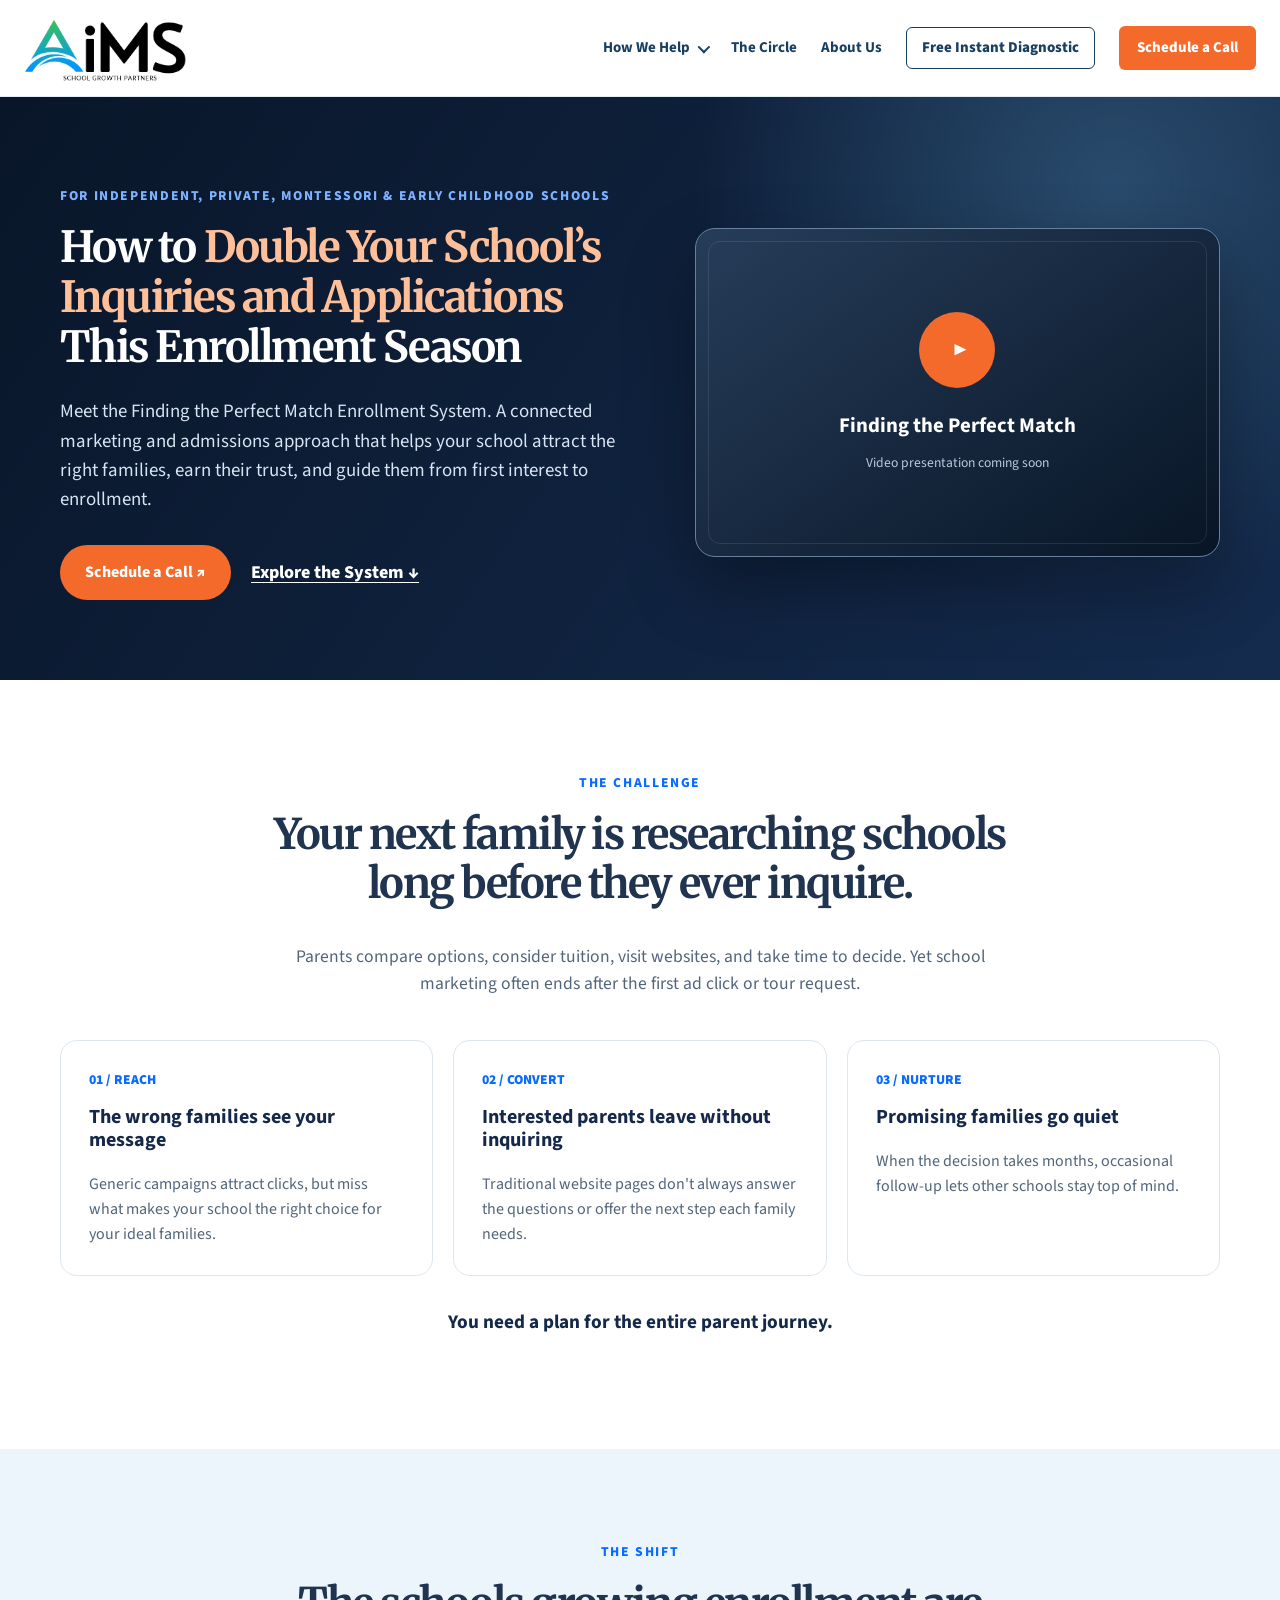
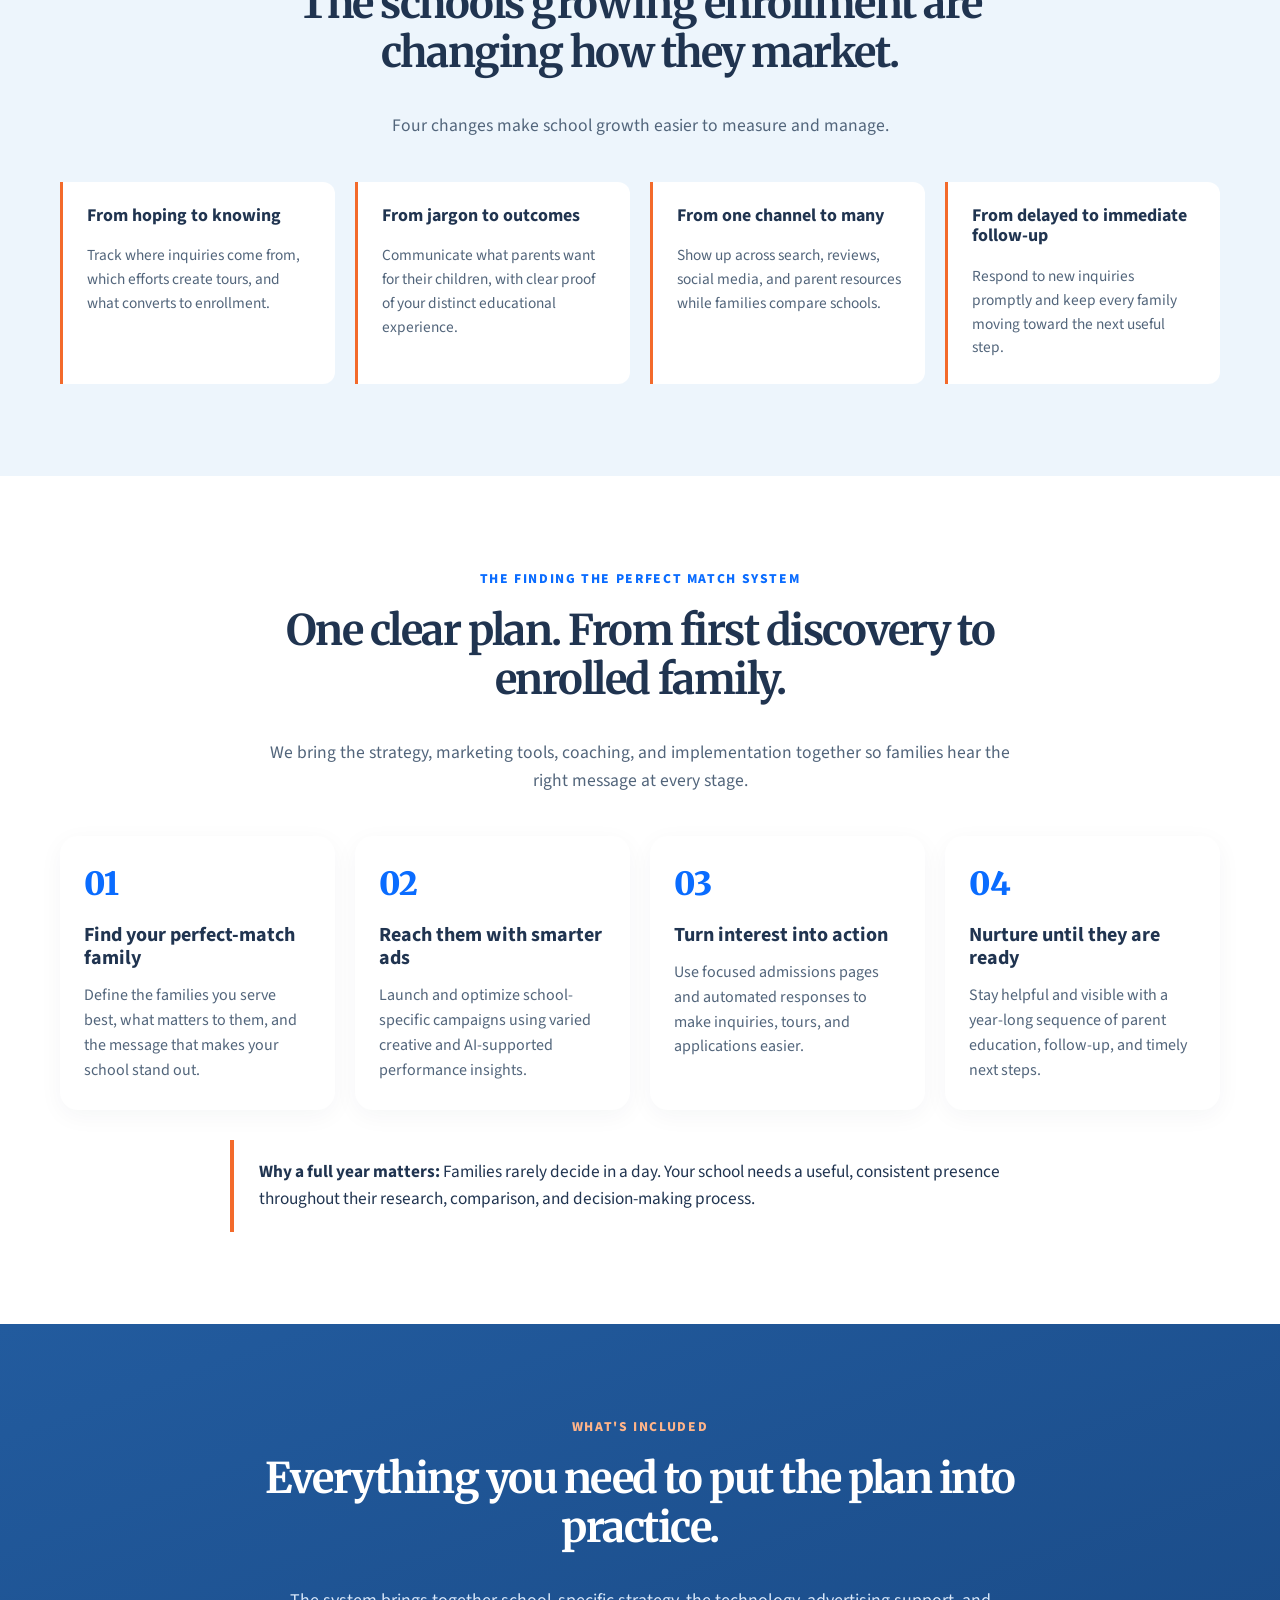
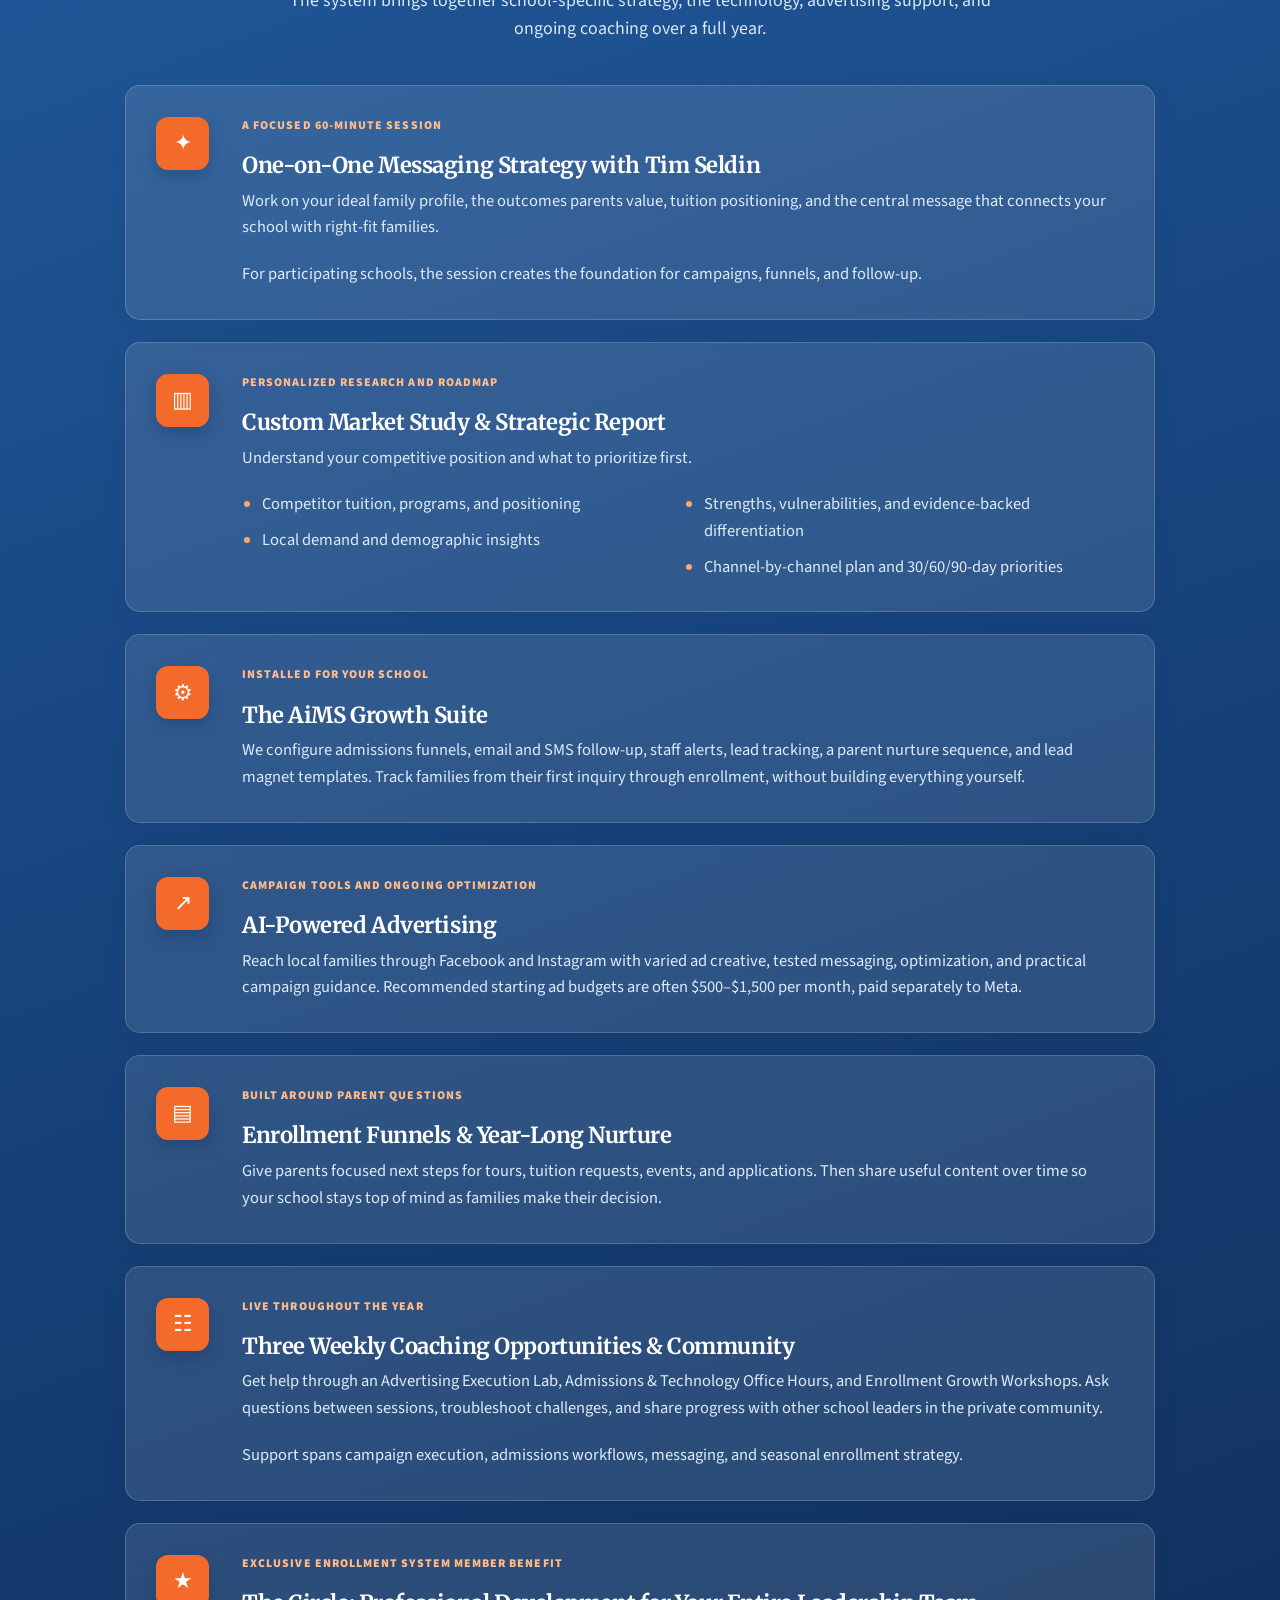
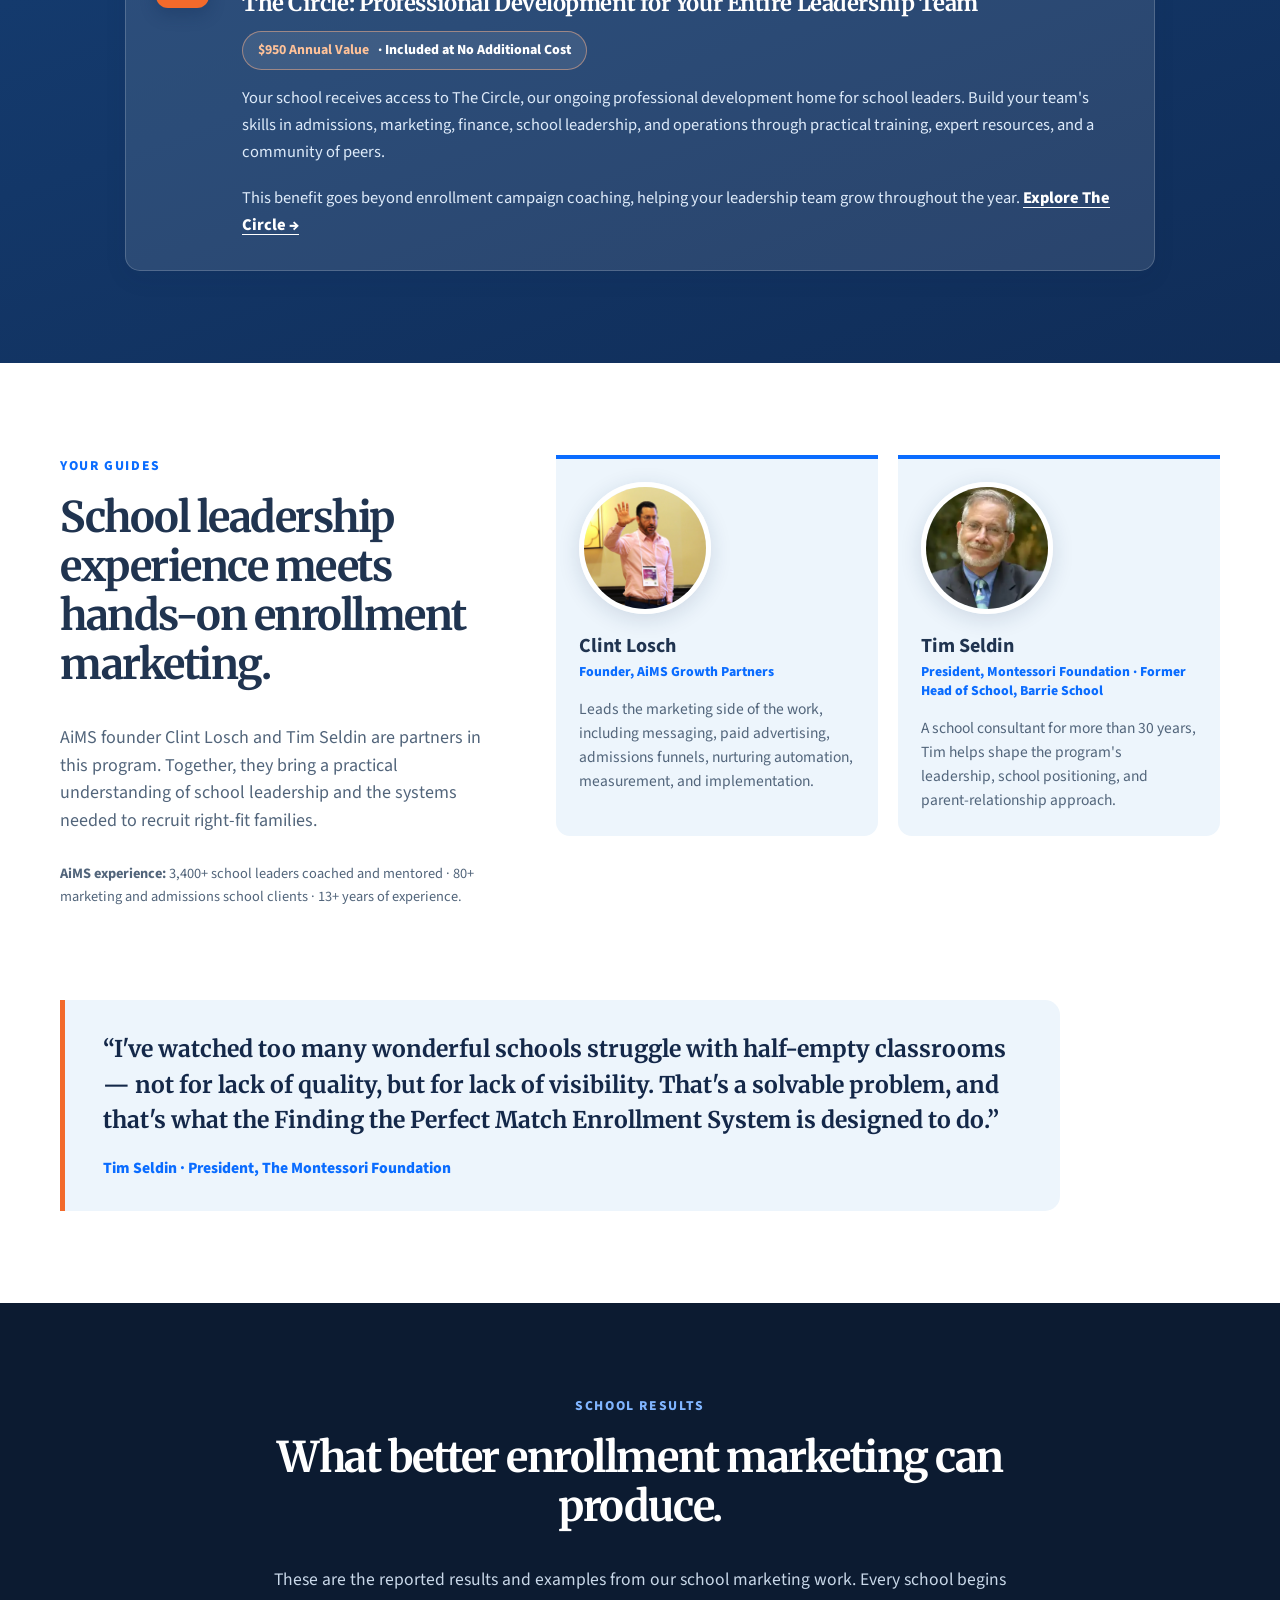
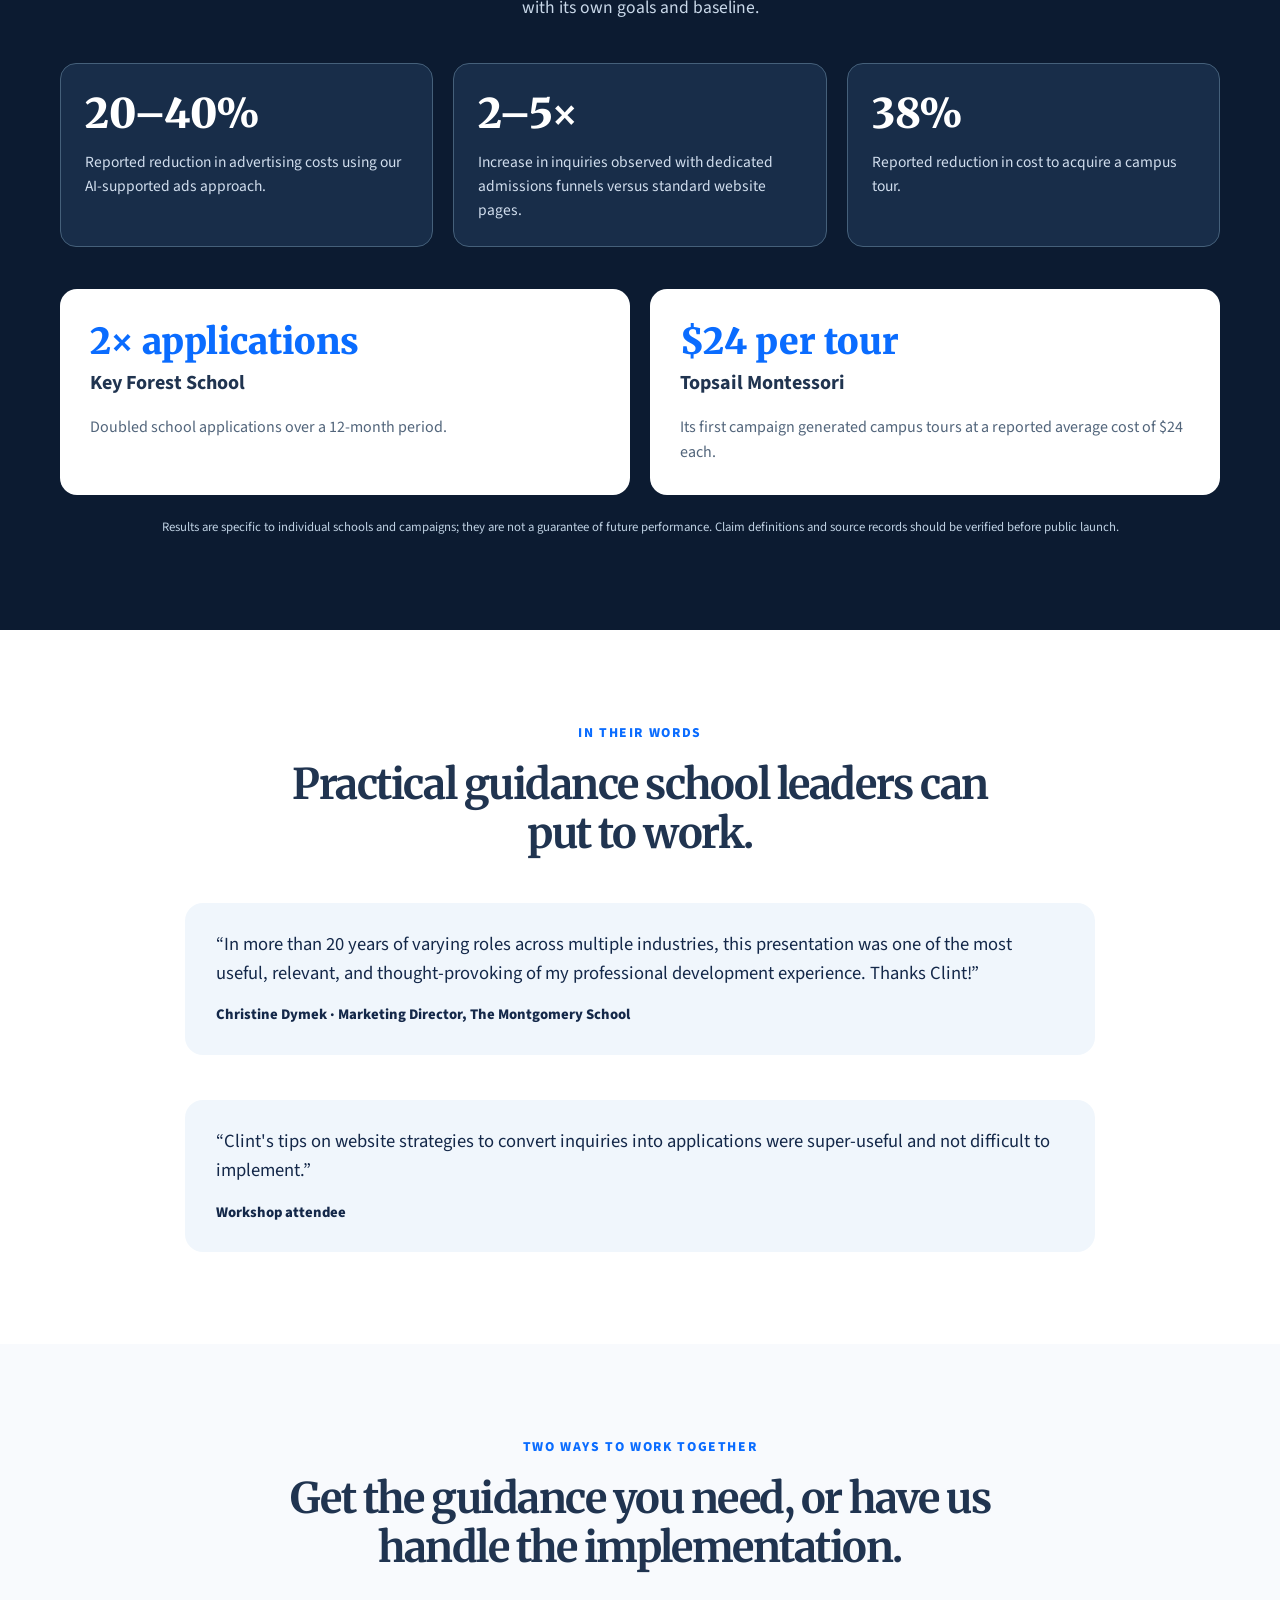
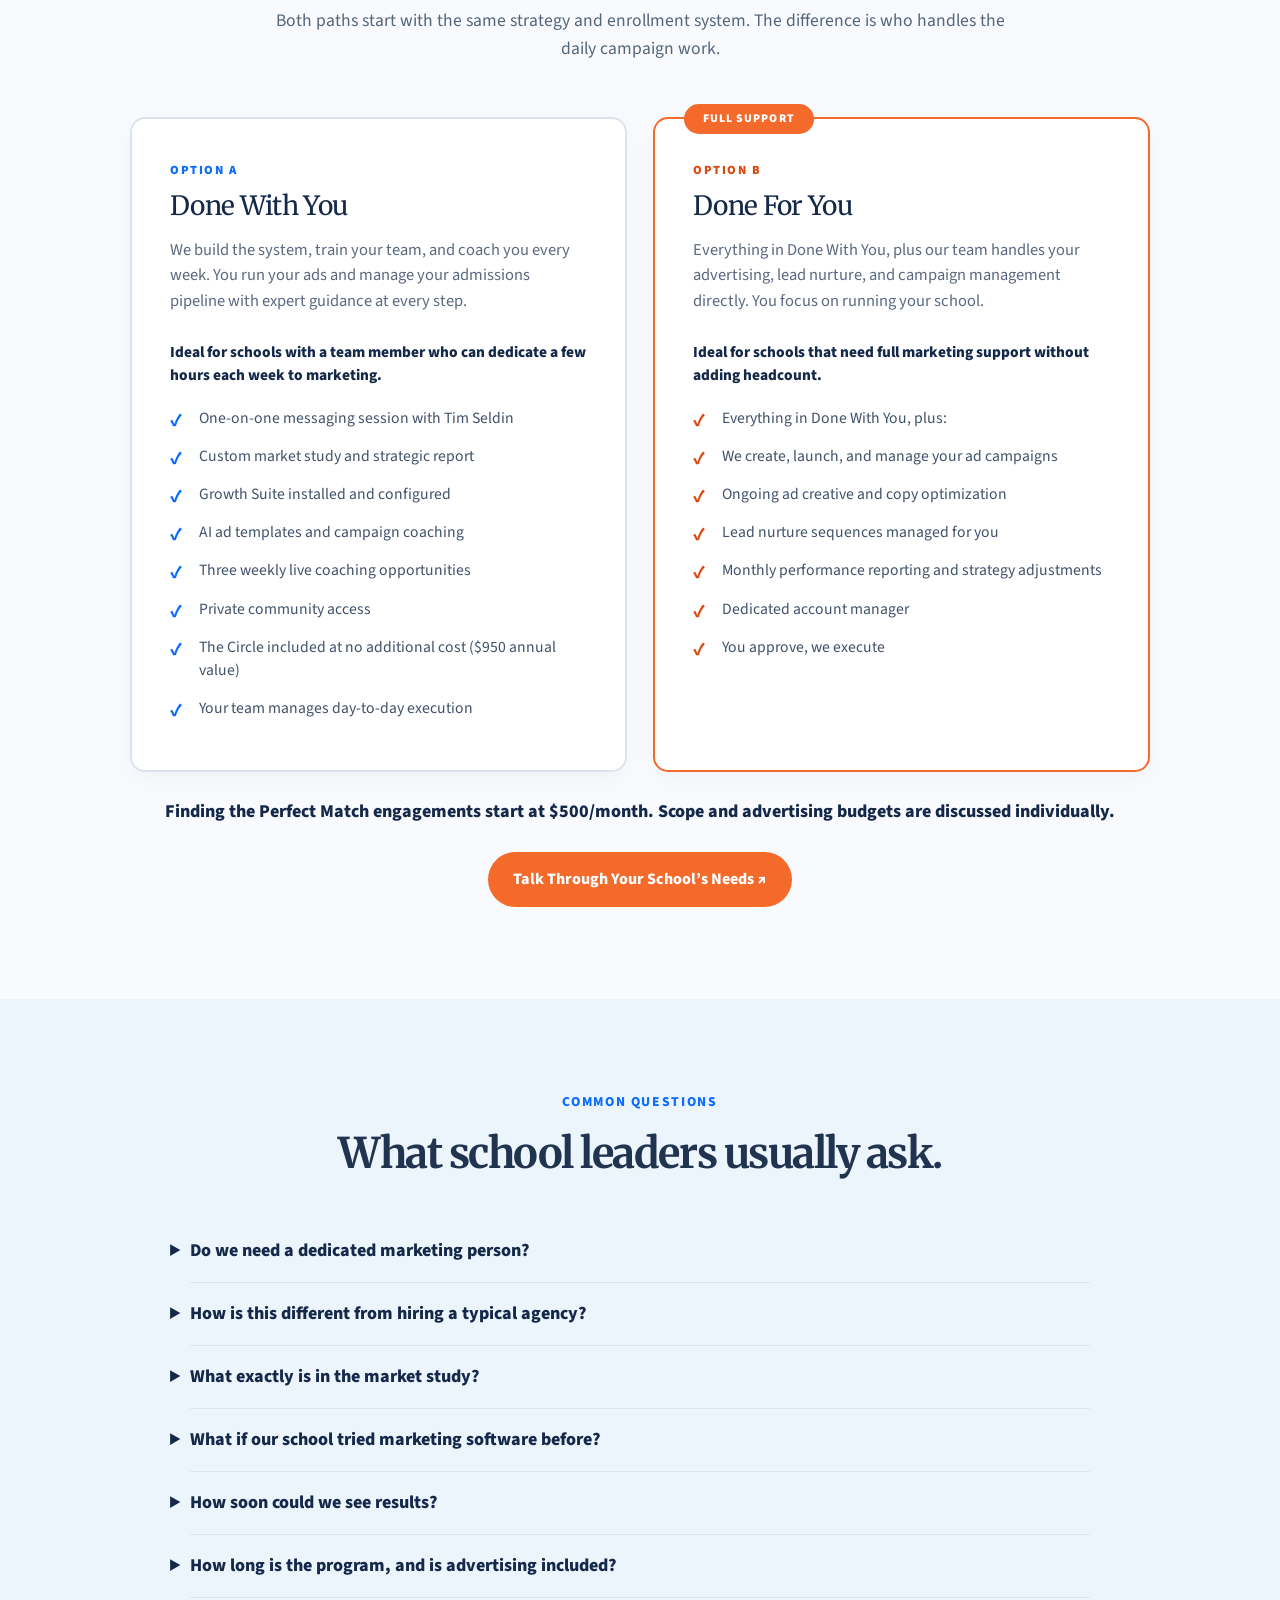
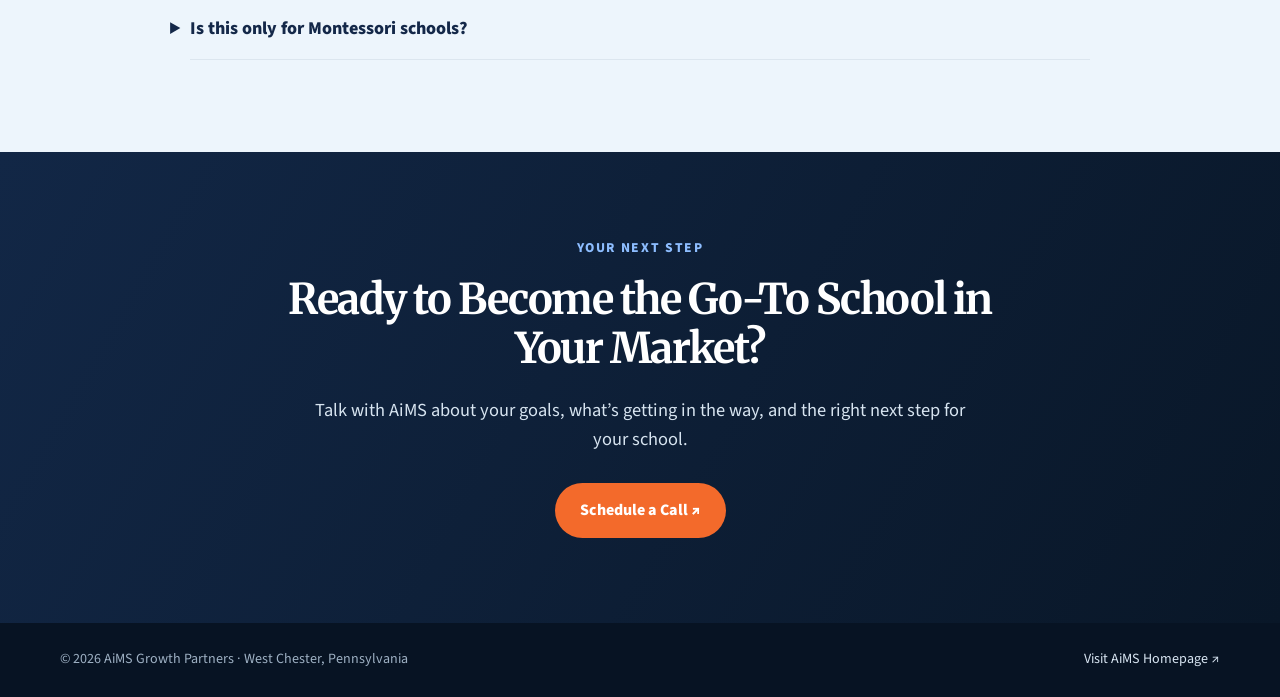
<file: finding-the-perfect-match/index.html>
<!doctype html>
<html lang="en"><head><meta charset="utf-8"><meta name="viewport" content="width=device-width,initial-scale=1"><title>Finding the Perfect Match Enrollment System | AiMS Growth Partners</title><meta content="The Finding the Perfect Match Enrollment System helps private, independent, Montessori, and early childhood schools attract right-fit families and turn interest into enrollment." name="description"/><link rel="preconnect" href="https://fonts.googleapis.com"><link rel="preconnect" href="https://fonts.gstatic.com" crossorigin><link rel="stylesheet" href="https://fonts.googleapis.com/css2?family=Merriweather:wght@400;700;900&amp;family=Source+Sans+3:wght@400;500;600;700;800;900&amp;display=swap"><style>
    :root{--navy:#142849;--deep:#0c1b31;--ink:#203450;--muted:#52657b;--blue:#0a6cff;--pale:#edf5fc;--orange:#f36a2b;--orange-dark:#d94b12;--line:#dce6ef}
    *{box-sizing:border-box}html{scroll-behavior:smooth}body{margin:0;color:var(--ink);font-family:"Source Sans 3",Arial,sans-serif;font-size:18px;line-height:1.55;background:#fff}
    a{color:inherit}h1,h2,h3,p{margin-top:0}h1,h2,h3{line-height:1.16}h1,h2{font-family:Merriweather,Georgia,serif;letter-spacing:-.035em}h1{font-size:clamp(2.3rem,4.6vw,4.25rem);max-width:900px}h2{font-size:clamp(2rem,3.3vw,3rem)}h3{font-size:1.25rem}p{margin-bottom:20px}
    .container{width:min(1160px,calc(100% - 44px));margin:auto}.section{padding:92px 0}.eyebrow{font-size:.85rem;font-weight:800;text-transform:uppercase;letter-spacing:.12em;color:var(--blue);margin-bottom:17px}.center{text-align:center}.centered{max-width:780px;margin-left:auto;margin-right:auto}
    .button{display:inline-flex;align-items:center;justify-content:center;gap:12px;background:var(--orange);color:#fff;text-decoration:none;font-size:1rem;font-weight:800;padding:15px 25px;border-radius:999px;transition:background .2s,transform .2s}.button:hover{background:var(--orange-dark);transform:translateY(-2px)}.textlink{font-weight:800;color:var(--blue);text-decoration:none}.textlink:hover{text-decoration:underline}
    .site-header{background:#fff;border-bottom:1px solid #e9edf2}.nav{min-height:78px;display:flex;align-items:center;justify-content:space-between;gap:18px}.brand{font-weight:900;font-size:1.75rem;color:var(--navy);text-decoration:none;letter-spacing:-.06em}.brand span{color:var(--orange)}.nav-right{display:flex;align-items:center;gap:25px}.nav-right>a:not(.button){font-weight:700;text-decoration:none;font-size:.93rem}.nav .button{padding:10px 20px;font-size:.9rem}
    .hero{color:#fff;background:radial-gradient(circle at 87% 15%,#294b6c 0,transparent 34%),linear-gradient(125deg,#091629,#142b4e);padding:88px 0 80px}.hero .eyebrow{color:#7eb2ff}.hero-inner{display:grid;grid-template-columns:1.05fr .95fr;align-items:center;gap:54px}.hero h1{font-size:clamp(2.3rem,3.8vw,3.7rem);margin-bottom:25px}.hero h1 em{font-style:normal;color:#ffc099}.hero .lead{font-size:1.18rem;color:#d8e4f3;max-width:560px}.hero .actions{display:flex;align-items:center;flex-wrap:wrap;gap:20px;margin-top:31px}.hero .textlink{color:#fff;text-decoration:underline;text-underline-offset:4px}.video{aspect-ratio:16/10;background:linear-gradient(145deg,#263d59,#081526);border:1px solid #67809c;border-radius:20px;box-shadow:0 30px 70px #0005;display:flex;flex-direction:column;align-items:center;justify-content:center;padding:28px;text-align:center;position:relative}.video:before{content:"";position:absolute;inset:12px;border:1px solid #ffffff18;border-radius:12px;pointer-events:none}.play{width:76px;height:76px;background:var(--orange);border-radius:50%;display:grid;place-items:center;font-size:24px;margin-bottom:22px;padding-left:5px}.video strong{font-size:1.3rem}.video small{display:block;color:#b8c9dd;margin-top:9px;font-size:.85rem}
    .problem-grid,.steps,.cases,.partner-grid,.offers{display:grid;gap:20px}.problem-grid{grid-template-columns:repeat(3,1fr);margin-top:40px}.problem-card{border:1px solid var(--line);border-radius:17px;padding:28px;background:#fff}.problem-card .num{font-size:.85rem;color:var(--blue);font-weight:900;margin-bottom:16px}.problem-card h3{color:var(--navy)}.problem-card p{margin:0;font-size:1rem;color:var(--muted)}.bridge{margin-top:32px;font-weight:700;color:var(--navy);font-size:1.2rem;text-align:center}
    .tint{background:var(--pale)}.section-head{max-width:760px;margin:0 auto 42px;text-align:center}.section-head p{font-size:1.1rem;color:var(--muted)}.steps{grid-template-columns:repeat(4,1fr)}.step{background:#fff;border-radius:18px;padding:28px 24px;box-shadow:0 6px 25px #1836500b}.step-number{font:900 2rem Merriweather,Georgia,serif;color:var(--blue);display:block;margin-bottom:20px}.step h3{margin-bottom:13px}.step p{color:var(--muted);font-size:1rem;margin:0}.nurture{margin:30px auto 0;max-width:820px;padding:19px 25px;border-left:4px solid var(--orange);background:#fff;font-size:1.08rem}
    .work-examples{display:grid;grid-template-columns:repeat(3,minmax(0,1fr));gap:20px;margin-top:42px}.work-example{margin:0;background:#fff;border:1px solid var(--line);border-radius:16px;overflow:hidden;box-shadow:0 10px 30px #1d3c5910}.work-example .image-wrap{background:#f8fbfd;aspect-ratio:1.6;display:grid;place-items:center;overflow:hidden}.work-example img{width:100%;height:100%;object-fit:contain}.work-example figcaption{padding:16px 20px;font-size:.94rem;color:var(--muted)}.work-example figcaption strong{display:block;color:var(--navy);font-size:1rem;margin-bottom:2px}
    .partners{display:grid;grid-template-columns:.78fr 1.22fr;gap:72px;align-items:start}.partners>div:first-child p{color:var(--muted)}.partner-grid{grid-template-columns:1fr 1fr}.partner{border-top:4px solid var(--blue);padding:23px;background:var(--pale);border-radius:0 0 14px 14px}.partner h3{margin-bottom:5px}.partner .role{font-size:.86rem;color:var(--blue);font-weight:800;line-height:1.4;margin-bottom:15px}.partner p{font-size:.97rem;color:var(--muted);margin:0}.credentials{font-size:.9rem;color:var(--muted);margin-top:28px}
    .partner-photo{display:block;width:132px;height:132px;object-fit:cover;object-position:center 25%;border-radius:50%;border:5px solid #fff;box-shadow:0 5px 22px #17345524;margin:0 0 21px}.partner-photo.tim{object-position:center center}
    .tim-quote{grid-column:1/-1;margin:0;background:#edf5fc;border-left:5px solid var(--orange);border-radius:0 15px 15px 0;padding:31px 38px;max-width:1000px}.tim-quote blockquote{font:700 clamp(1.16rem,1.8vw,1.5rem)/1.55 Merriweather,Georgia,serif;color:var(--navy);margin:0 0 18px}.tim-quote figcaption{font-weight:800;color:var(--blue);font-size:.98rem}
    .speaker{margin:30px 0 0;max-width:390px;overflow:hidden;border-radius:17px;background:#f2f6fa;box-shadow:0 18px 45px #14304a1a}.speaker img{display:block;width:100%;height:330px;object-fit:cover;object-position:center 29%}.speaker figcaption{font-size:.87rem;padding:11px 17px;color:var(--muted);background:#edf5fc}
    .shift-grid{display:grid;grid-template-columns:repeat(4,1fr);gap:20px}.shift{padding:24px;border-left:3px solid var(--orange);background:#fff;border-radius:0 12px 12px 0}.shift h3{font-size:1.12rem}.shift p{font-size:.96rem;color:var(--muted);margin:0}.deliverables{display:grid;grid-template-columns:repeat(2,minmax(0,1fr));gap:24px}.deliverable{border:1px solid var(--line);background:#fff;border-radius:18px;overflow:hidden}.deliverable-copy{padding:28px}.deliverable h3{margin:0 0 8px}.deliverable .tag{color:var(--blue);text-transform:uppercase;font-weight:800;letter-spacing:.06em;font-size:.78rem;margin-bottom:11px}.deliverable p,.deliverable li{font-size:.98rem;color:var(--muted)}.deliverable ul{margin:14px 0 0;padding-left:20px}.deliverable img{display:block;width:100%;height:195px;object-fit:contain;background:#f6f9fc;border-top:1px solid var(--line)}.deliverables-intro{text-align:center;max-width:750px;margin:0 auto 42px}.deliverables-intro p{color:var(--muted)}.faq{max-width:900px;margin:35px auto 0}.faq details{border-bottom:1px solid var(--line);padding:17px 0}.faq summary{font-weight:800;color:var(--navy);cursor:pointer;list-style-position:outside}.faq p{color:var(--muted);font-size:1rem;margin:12px 0 0}.quote{max-width:910px;margin:45px auto 0;padding:27px 31px;border-radius:18px;background:#f0f6fc;color:var(--navy);font-size:1.16rem}.quote blockquote{margin:0 0 12px}.quote cite{font-style:normal;font-size:.92rem;font-weight:800}
    #included{background:linear-gradient(160deg,#225b9e 0%,#17447d 46%,#102d58 100%);color:#fff}#included .eyebrow{color:#ffb489}#included .deliverables-intro h2{color:#fff}#included .deliverables-intro p{color:#d9e8fa;font-size:1.12rem}
    #included .deliverables{display:flex;flex-direction:column;gap:22px;max-width:1030px;margin:auto}#included .deliverable{position:relative;background:rgba(255,255,255,.105);border:1px solid rgba(255,255,255,.18);border-radius:15px;box-shadow:0 8px 24px #071b3a10;overflow:hidden}#included .deliverable-copy{padding:31px 40px 31px 116px}#included .deliverable h3{font-family:Merriweather,Georgia,serif;color:#fff;font-size:1.38rem;letter-spacing:-.02em;margin:0 0 9px}#included .deliverable .tag{color:#ffba89;letter-spacing:.09em;font-size:.74rem;margin:0 0 18px;font-weight:900}#included .deliverable p,#included .deliverable li{color:#deebfa;font-size:1.03rem;line-height:1.62}#included .deliverable p:last-child{margin-bottom:0}#included .deliverable ul{columns:2;column-gap:32px}#included .deliverable li{break-inside:avoid;margin-bottom:9px}#included .deliverable li::marker{color:#ffa66d}
    #included .deliverable::before{content:'✦';position:absolute;left:30px;top:31px;width:53px;height:53px;display:grid;place-items:center;border-radius:12px;background:var(--orange);color:#fff;font-size:1.4rem;font-family:Arial,sans-serif;box-shadow:0 7px 16px #102e5750}#included .deliverable:nth-child(2)::before{content:'▥'}#included .deliverable:nth-child(3)::before{content:'⚙'}#included .deliverable:nth-child(4)::before{content:'↗'}#included .deliverable:nth-child(5)::before{content:'▤'}#included .deliverable:nth-child(6)::before{content:'☷'}#included .deliverable:nth-child(7)::before{content:'★'}
    #included .bonus-value{display:inline-flex;align-items:center;gap:9px;background:#ffffff17;border:1px solid #ffb48980;border-radius:100px;padding:8px 15px;margin:5px 0 15px;font-size:.87rem;font-weight:800;color:#fff}#included .bonus-value strong{color:#ffc299}#included .circle-link{color:#fff;font-weight:800;text-decoration:underline;text-underline-offset:4px}
    #included .deliverable:has(img){display:grid;grid-template-columns:minmax(0,1.12fr) minmax(300px,.88fr);align-items:center}#included .deliverable img{display:block;width:calc(100% - 36px);height:auto;max-height:265px;object-fit:contain;margin:18px;border-radius:12px;border:1px solid #ffffff45;background:#f7faff;box-shadow:0 15px 30px #0b244b4a}
    @media(max-width:850px){#included .deliverable:has(img){grid-template-columns:1fr}#included .deliverable img{max-width:650px;width:calc(100% - 52px);margin:0 26px 25px 26px;max-height:330px}#included .deliverable ul{columns:1}}
    @media(max-width:560px){#included .deliverable-copy{padding:91px 24px 27px}#included .deliverable::before{left:24px;top:22px}#included .deliverable h3{font-size:1.18rem}#included .deliverable img{width:calc(100% - 32px);margin:0 16px 16px}}
    .proof{background:var(--deep);color:#fff}.proof .eyebrow{color:#80b5ff}.proof .section-head p{color:#c9d8e9}.metrics{display:grid;grid-template-columns:repeat(3,1fr);gap:20px;margin-bottom:42px}.metric{padding:24px;border:1px solid #45607a;border-radius:16px;background:#182d49}.metric strong{font:900 clamp(2rem,3.2vw,3rem) Merriweather,Georgia,serif;color:#fff;display:block;margin-bottom:11px}.metric p{font-size:.97rem;color:#d0dded;margin:0}.cases{grid-template-columns:1fr 1fr}.case{background:#fff;color:var(--ink);border-radius:17px;padding:30px}.case .result{font:900 2.25rem Merriweather,Georgia,serif;color:var(--blue);margin-bottom:8px}.case p{font-size:1rem;color:var(--muted);margin:0}.note{font-size:.8rem;color:#bed0e2;margin:23px 0 0;text-align:center}
    .offers{grid-template-columns:1fr 1fr;max-width:930px;margin:35px auto 0}.offer{border:1px solid var(--line);border-radius:18px;padding:31px;background:#fff}.offer h3{font-size:1.35rem}.offer p{color:var(--muted)}.offer ul{padding-left:22px;margin-bottom:0}.offer li{margin:8px 0}.start-price{font-weight:800;color:var(--navy);text-align:center;margin-top:26px}.offer-cta{text-align:center;margin-top:26px}
    #work-with-us{background:#f8fafd}#work-with-us .offers{max-width:1020px;gap:26px;align-items:stretch;margin-top:55px}#work-with-us .offer{position:relative;padding:42px 38px 35px;border:2px solid #dbe4ee;border-radius:15px;box-shadow:0 8px 25px #14284908}#work-with-us .offer.featured{border-color:var(--orange)}#work-with-us .offer-label{font-size:.78rem;font-weight:900;letter-spacing:.13em;color:var(--blue);text-transform:uppercase;margin-bottom:11px}#work-with-us .offer.featured .offer-label{color:var(--orange-dark)}#work-with-us .offer h3{font-family:Merriweather,Georgia,serif;color:var(--navy);font-size:1.65rem;font-weight:400;margin-bottom:16px;letter-spacing:-.025em}#work-with-us .offer p{font-size:1.03rem;line-height:1.55;color:#5a6880;margin-bottom:24px}#work-with-us .offer .ideal{font-weight:800;color:var(--navy);font-size:.96rem;line-height:1.5;margin-top:26px;margin-bottom:20px}#work-with-us .offer ul{list-style:none;padding:0;margin:0}#work-with-us .offer li{position:relative;padding-left:29px;margin:0 0 15px;font-size:.98rem;line-height:1.48;color:#40516a}#work-with-us .offer li::before{content:'✓';position:absolute;left:0;top:0;color:var(--blue);font-weight:900;font-size:1.13rem}#work-with-us .offer.featured li::before{color:var(--orange-dark)}#work-with-us .full-support{position:absolute;top:-15px;left:29px;padding:6px 19px;background:var(--orange);color:#fff;font-size:.73rem;letter-spacing:.09em;text-transform:uppercase;font-weight:900;border-radius:999px}
    @media(max-width:640px){#work-with-us .offers{gap:32px}#work-with-us .offer{padding:38px 25px 25px}}
    .final{background:linear-gradient(120deg,#122746,#091728);color:#fff;text-align:center;padding:85px 0}.final p{max-width:680px;margin:0 auto 30px;color:#d7e4f0;font-size:1.15rem}.final h2{max-width:780px;margin:0 auto 23px}.site-footer{padding:26px 0;background:#071323;color:#9eb0c3;font-size:.88rem}.footer-inner{display:flex;justify-content:space-between;gap:15px;flex-wrap:wrap}.footer-inner a{text-decoration:none;color:#d8e5f2}
    @media(max-width:950px){.hero-inner,.partners{grid-template-columns:1fr}.hero-inner{gap:36px}.video{max-width:650px;width:100%}.steps,.shift-grid{grid-template-columns:repeat(2,1fr)}.partners{gap:25px}}@media(max-width:640px){body{font-size:17px}.section{padding:64px 0}.hero{padding:65px 0}.nav-right>a:not(.button){display:none}.nav{min-height:70px}.problem-grid,.metrics,.cases,.offers,.partner-grid,.steps,.work-examples,.shift-grid,.deliverables{grid-template-columns:1fr}.hero .actions{align-items:flex-start;flex-direction:column}.metric strong{font-size:2.2rem}.partner{padding:22px}}
  
.hero h1{font-size:clamp(2.15rem,3.35vw,3.3rem)}@media(max-width:640px){.hero h1{font-size:clamp(2rem,6.8vw,2.55rem)}}</style><link rel="stylesheet" href="/assets/site-navigation.css"></head><body><header class="aims-site-header"><div class="aims-site-bar"><a class="aims-site-brand" href="/" aria-label="AiMS School Growth Partners home"><img src="/assets/aims-logo.png" alt="AiMS School Growth Partners" width="172" height="78"></a><nav class="aims-site-nav" aria-label="Main navigation"><details class="aims-site-drop"><summary>How We Help</summary><div class="aims-site-dropdown"><a href="/deep-dive-diagnostic/" class="aims-site-sub">Deep Dive Diagnostic <span class="start-here">Start Here</span></a><a href="/finding-the-perfect-match/" class="aims-site-sub" aria-current="page">Enrollment Marketing Program</a><a href="/growth-suite/" class="aims-site-sub">Growth Suite Marketing &amp; Admissions Software</a><a href="/website-design/" class="aims-site-sub">Web Design Services</a></div></details><a href="/circle/" class="">The Circle</a><a href="/about/" class="">About Us</a><a href="/free-marketing-report/" class="aims-site-outline">Free Instant Diagnostic</a><a class="aims-site-cta" href="https://getaims.co/demo">Schedule a Call</a></nav><details class="aims-site-mobile"><summary>Menu</summary><nav class="aims-site-mobile-menu" aria-label="Mobile navigation"><strong class="mobile-label">How We Help</strong><a href="/deep-dive-diagnostic/" class="aims-site-sub">Deep Dive Diagnostic <span class="start-here">Start Here</span></a><a href="/finding-the-perfect-match/" class="aims-site-sub" aria-current="page">Enrollment Marketing Program</a><a href="/growth-suite/" class="aims-site-sub">Growth Suite Marketing &amp; Admissions Software</a><a href="/website-design/" class="aims-site-sub">Web Design Services</a><a href="/circle/" class="">The Circle</a><a href="/about/" class="">About Us</a><a href="/free-marketing-report/" class="aims-site-outline">Free Instant Diagnostic</a><a class="aims-site-cta" href="https://getaims.co/demo">Schedule a Call</a></nav></details></div></header><main>
<section class="hero" id="top"><div class="container hero-inner">
<div><div class="eyebrow">For independent, private, Montessori &amp; early childhood schools</div><h1>How to <em>Double Your School’s Inquiries and Applications</em> This Enrollment Season</h1><p class="lead">Meet the Finding the Perfect Match Enrollment System. A connected marketing and admissions approach that helps your school attract the right families, earn their trust, and guide them from first interest to enrollment.</p><div class="actions"><a class="button" href="https://getaims.co/contact">Schedule a Call ↗</a><a class="textlink" href="/finding-the-perfect-match/#the-plan">Explore the System ↓</a></div></div>
<div aria-label="Placeholder for Finding the Perfect Match video sales presentation" class="video"><div aria-hidden="true" class="play">▶</div><strong>Finding the Perfect Match</strong><small>Video presentation coming soon</small></div>
</div></section>
<section class="section" id="the-problem"><div class="container"><div class="section-head"><div class="eyebrow">The Challenge</div><h2>Your next family is researching schools long before they ever inquire.</h2><p>Parents compare options, consider tuition, visit websites, and take time to decide. Yet school marketing often ends after the first ad click or tour request.</p></div>
<div class="problem-grid"><article class="problem-card"><div class="num">01 / REACH</div><h3>The wrong families see your message</h3><p>Generic campaigns attract clicks, but miss what makes your school the right choice for your ideal families.</p></article><article class="problem-card"><div class="num">02 / CONVERT</div><h3>Interested parents leave without inquiring</h3><p>Traditional website pages don't always answer the questions or offer the next step each family needs.</p></article><article class="problem-card"><div class="num">03 / NURTURE</div><h3>Promising families go quiet</h3><p>When the decision takes months, occasional follow-up lets other schools stay top of mind.</p></article></div><p class="bridge">You need a plan for the entire parent journey.</p>
</div></section>
<section class="section tint" id="the-shifts"><div class="container"><div class="section-head"><div class="eyebrow">The Shift</div><h2>The schools growing enrollment are changing how they market.</h2><p>Four changes make school growth easier to measure and manage.</p></div><div class="shift-grid"><article class="shift"><h3>From hoping to knowing</h3><p>Track where inquiries come from, which efforts create tours, and what converts to enrollment.</p></article><article class="shift"><h3>From jargon to outcomes</h3><p>Communicate what parents want for their children, with clear proof of your distinct educational experience.</p></article><article class="shift"><h3>From one channel to many</h3><p>Show up across search, reviews, social media, and parent resources while families compare schools.</p></article><article class="shift"><h3>From delayed to immediate follow-up</h3><p>Respond to new inquiries promptly and keep every family moving toward the next useful step.</p></article></div></div></section>
<section class="section" id="the-plan"><div class="container"><div class="section-head"><div class="eyebrow">The Finding the Perfect Match System</div><h2>One clear plan. From first discovery to enrolled family.</h2><p>We bring the strategy, marketing tools, coaching, and implementation together so families hear the right message at every stage.</p></div>
<div class="steps"><article class="step"><span class="step-number">01</span><h3>Find your perfect-match family</h3><p>Define the families you serve best, what matters to them, and the message that makes your school stand out.</p></article><article class="step"><span class="step-number">02</span><h3>Reach them with smarter ads</h3><p>Launch and optimize school-specific campaigns using varied creative and AI-supported performance insights.</p></article><article class="step"><span class="step-number">03</span><h3>Turn interest into action</h3><p>Use focused admissions pages and automated responses to make inquiries, tours, and applications easier.</p></article><article class="step"><span class="step-number">04</span><h3>Nurture until they are ready</h3><p>Stay helpful and visible with a year-long sequence of parent education, follow-up, and timely next steps.</p></article></div>
<div class="nurture"><strong>Why a full year matters:</strong> Families rarely decide in a day. Your school needs a useful, consistent presence throughout their research, comparison, and decision-making process.</div>
</div></section>
<section class="section tint" id="included"><div class="container"><div class="deliverables-intro"><div class="eyebrow">What's Included</div><h2>Everything you need to put the plan into practice.</h2><p>The system brings together school-specific strategy, the technology, advertising support, and ongoing coaching over a full year.</p></div>
<div class="deliverables">
<article class="deliverable"><div class="deliverable-copy"><div class="tag">A focused 60-minute session</div><h3>One-on-One Messaging Strategy with Tim Seldin</h3><p>Work on your ideal family profile, the outcomes parents value, tuition positioning, and the central message that connects your school with right-fit families.</p><p>For participating schools, the session creates the foundation for campaigns, funnels, and follow-up.</p></div></article>
<article class="deliverable"><div class="deliverable-copy"><div class="tag">Personalized research and roadmap</div><h3>Custom Market Study &amp; Strategic Report</h3><p>Understand your competitive position and what to prioritize first.</p><ul><li>Competitor tuition, programs, and positioning</li><li>Local demand and demographic insights</li><li>Strengths, vulnerabilities, and evidence-backed differentiation</li><li>Channel-by-channel plan and 30/60/90-day priorities</li></ul></div></article>
<article class="deliverable"><div class="deliverable-copy"><div class="tag">Installed for your school</div><h3>The AiMS Growth Suite</h3><p>We configure admissions funnels, email and SMS follow-up, staff alerts, lead tracking, a parent nurture sequence, and lead magnet templates. Track families from their first inquiry through enrollment, without building everything yourself.</p></div></article>
<article class="deliverable"><div class="deliverable-copy"><div class="tag">Campaign tools and ongoing optimization</div><h3>AI-Powered Advertising</h3><p>Reach local families through Facebook and Instagram with varied ad creative, tested messaging, optimization, and practical campaign guidance. Recommended starting ad budgets are often $500–$1,500 per month, paid separately to Meta.</p></div></article>
<article class="deliverable"><div class="deliverable-copy"><div class="tag">Built around parent questions</div><h3>Enrollment Funnels &amp; Year-Long Nurture</h3><p>Give parents focused next steps for tours, tuition requests, events, and applications. Then share useful content over time so your school stays top of mind as families make their decision.</p></div></article>
<article class="deliverable"><div class="deliverable-copy"><div class="tag">Live throughout the year</div><h3>Three Weekly Coaching Opportunities &amp; Community</h3><p>Get help through an Advertising Execution Lab, Admissions &amp; Technology Office Hours, and Enrollment Growth Workshops. Ask questions between sessions, troubleshoot challenges, and share progress with other school leaders in the private community.</p><p>Support spans campaign execution, admissions workflows, messaging, and seasonal enrollment strategy.</p></div></article>
<article class="deliverable"><div class="deliverable-copy"><div class="tag">Exclusive Enrollment System Member Benefit</div><h3>The Circle: Professional Development for Your Entire Leadership Team</h3><div class="bonus-value"><strong>$950 Annual Value</strong> · Included at No Additional Cost</div><p>Your school receives access to The Circle, our ongoing professional development home for school leaders. Build your team's skills in admissions, marketing, finance, school leadership, and operations through practical training, expert resources, and a community of peers.</p><p>This benefit goes beyond enrollment campaign coaching, helping your leadership team grow throughout the year. <a class="circle-link" href="/circle/">Explore The Circle →</a></p></div></article>
</div></div></section>
<section class="section" id="your-guides"><div class="container partners"><div><div class="eyebrow">Your Guides</div><h2>School leadership experience meets hands-on enrollment marketing.</h2><p>AiMS founder Clint Losch and Tim Seldin are partners in this program. Together, they bring a practical understanding of school leadership and the systems needed to recruit right-fit families.</p><p class="credentials"><strong>AiMS experience:</strong> 3,400+ school leaders coached and mentored · 80+ marketing and admissions school clients · 13+ years of experience.</p></div>
<div class="partner-grid"><article class="partner"><img alt="Clint Losch speaking at a school leadership workshop" class="partner-photo" loading="lazy" src="/assets/clint-presenting.jpg"/><h3>Clint Losch</h3><div class="role">Founder, AiMS Growth Partners</div><p>Leads the marketing side of the work, including messaging, paid advertising, admissions funnels, nurturing automation, measurement, and implementation.</p></article><article class="partner"><img alt="Tim Seldin, President of the Montessori Foundation" class="partner-photo tim" loading="lazy" src="/assets/tim-seldin.webp"/><h3>Tim Seldin</h3><div class="role">President, Montessori Foundation · Former Head of School, Barrie School</div><p>A school consultant for more than 30 years, Tim helps shape the program's leadership, school positioning, and parent-relationship approach.</p></article></div>
<figure class="tim-quote"><blockquote>“I've watched too many wonderful schools struggle with half-empty classrooms — not for lack of quality, but for lack of visibility. That's a solvable problem, and that's what the Finding the Perfect Match Enrollment System is designed to do.”</blockquote><figcaption>Tim Seldin · President, The Montessori Foundation</figcaption></figure>
</div></section>
<section class="section proof" id="results"><div class="container"><div class="section-head"><div class="eyebrow">School Results</div><h2>What better enrollment marketing can produce.</h2><p>These are the reported results and examples from our school marketing work. Every school begins with its own goals and baseline.</p></div>
<div class="metrics"><article class="metric"><strong>20–40%</strong><p>Reported reduction in advertising costs using our AI-supported ads approach.</p></article><article class="metric"><strong>2–5×</strong><p>Increase in inquiries observed with dedicated admissions funnels versus standard website pages.</p></article><article class="metric"><strong>38%</strong><p>Reported reduction in cost to acquire a campus tour.</p></article></div>
<div class="cases"><article class="case"><div class="result">2× applications</div><h3>Key Forest School</h3><p>Doubled school applications over a 12-month period.</p></article><article class="case"><div class="result">$24 per tour</div><h3>Topsail Montessori</h3><p>Its first campaign generated campus tours at a reported average cost of $24 each.</p></article></div>
<p class="note">Results are specific to individual schools and campaigns; they are not a guarantee of future performance. Claim definitions and source records should be verified before public launch.</p>
</div></section>
<section class="section" id="voices"><div class="container"><div class="section-head"><div class="eyebrow">In Their Words</div><h2>Practical guidance school leaders can put to work.</h2></div><div class="quote"><blockquote>“In more than 20 years of varying roles across multiple industries, this presentation was one of the most useful, relevant, and thought-provoking of my professional development experience. Thanks Clint!”</blockquote><cite>Christine Dymek · Marketing Director, The Montgomery School</cite></div><div class="quote"><blockquote>“Clint's tips on website strategies to convert inquiries into applications were super-useful and not difficult to implement.”</blockquote><cite>Workshop attendee</cite></div></div></section>
<section class="section" id="work-with-us"><div class="container"><div class="section-head"><div class="eyebrow">Two Ways to Work Together</div><h2>Get the guidance you need, or have us handle the implementation.</h2><p>Both paths start with the same strategy and enrollment system. The difference is who handles the daily campaign work.</p></div>
<div class="offers"><article class="offer"><div class="offer-label">Option A</div><h3>Done With You</h3><p>We build the system, train your team, and coach you every week. You run your ads and manage your admissions pipeline with expert guidance at every step.</p><div class="ideal">Ideal for schools with a team member who can dedicate a few hours each week to marketing.</div><ul><li>One-on-one messaging session with Tim Seldin</li><li>Custom market study and strategic report</li><li>Growth Suite installed and configured</li><li>AI ad templates and campaign coaching</li><li>Three weekly live coaching opportunities</li><li>Private community access</li><li>The Circle included at no additional cost ($950 annual value)</li><li>Your team manages day-to-day execution</li></ul></article><article class="offer featured"><span class="full-support">Full Support</span><div class="offer-label">Option B</div><h3>Done For You</h3><p>Everything in Done With You, plus our team handles your advertising, lead nurture, and campaign management directly. You focus on running your school.</p><div class="ideal">Ideal for schools that need full marketing support without adding headcount.</div><ul><li>Everything in Done With You, plus:</li><li>We create, launch, and manage your ad campaigns</li><li>Ongoing ad creative and copy optimization</li><li>Lead nurture sequences managed for you</li><li>Monthly performance reporting and strategy adjustments</li><li>Dedicated account manager</li><li>You approve, we execute</li></ul></article></div>
<p class="start-price">Finding the Perfect Match engagements start at $500/month. Scope and advertising budgets are discussed individually.</p><div class="offer-cta"><a class="button" href="https://getaims.co/contact">Talk Through Your School’s Needs ↗</a></div>
</div></section>
<section class="section tint" id="questions"><div class="container"><div class="section-head"><div class="eyebrow">Common Questions</div><h2>What school leaders usually ask.</h2></div><div class="faq">
<details><summary>Do we need a dedicated marketing person?</summary><p>No. Done With You works well when a staff member can spend a few hours each week executing with support. Done For You is designed for schools that need AiMS to handle the campaign work.</p></details>
<details><summary>How is this different from hiring a typical agency?</summary><p>This is a school-specific system that combines market research, messaging, admissions tools, long-term parent nurturing, training, and implementation. Depending on the engagement, your team can learn to operate it or have ours manage it.</p></details>
<details><summary>What exactly is in the market study?</summary><p>A review of competing programs and tuition where verifiable, local demand and demographics, your positioning, potential differentiators, a recommended channel plan, and prioritized actions for the next 30, 60, and 90 days.</p></details>
<details><summary>What if our school tried marketing software before?</summary><p>Software is only one component. We pair the Growth Suite with installation, campaigns, follow-up workflows, coaching, and measurement so your team has a clear process for using it.</p></details>
<details><summary>How soon could we see results?</summary><p>Timing depends on your market, enrollment season, advertising budget, offer, and response process. We establish a starting baseline and review inquiries, tours, and applications as campaigns run. Past school results are examples, not promises.</p></details>
<details><summary>How long is the program, and is advertising included?</summary><p>The core system is designed around a full-year enrollment cycle. The recommended advertising spend is commonly $500–$1,500 a month, paid directly to the ad platform in addition to your AiMS engagement. The exact scope, term, and budget are confirmed before you enroll.</p></details>
<details><summary>Is this only for Montessori schools?</summary><p>No. Clint and Tim partnered on the Montessori Foundation version of the program. This AiMS experience is positioned for private, independent, Montessori, and early childhood schools, with strategy and language tailored to each school.</p></details>
</div></div></section>
<section class="final"><div class="container"><div class="eyebrow" style="color:#8dbdff">Your Next Step</div><h2>Ready to Become the Go-To School in Your Market?</h2><p>Talk with AiMS about your goals, what’s getting in the way, and the right next step for your school.</p><a class="button" href="https://getaims.co/contact">Schedule a Call ↗</a></div></section>
</main><footer class="site-footer"><div class="container footer-inner"><span>© 2026 AiMS Growth Partners · West Chester, Pennsylvania</span><a href="/">Visit AiMS Homepage ↗</a></div></footer></body></html>
</file>
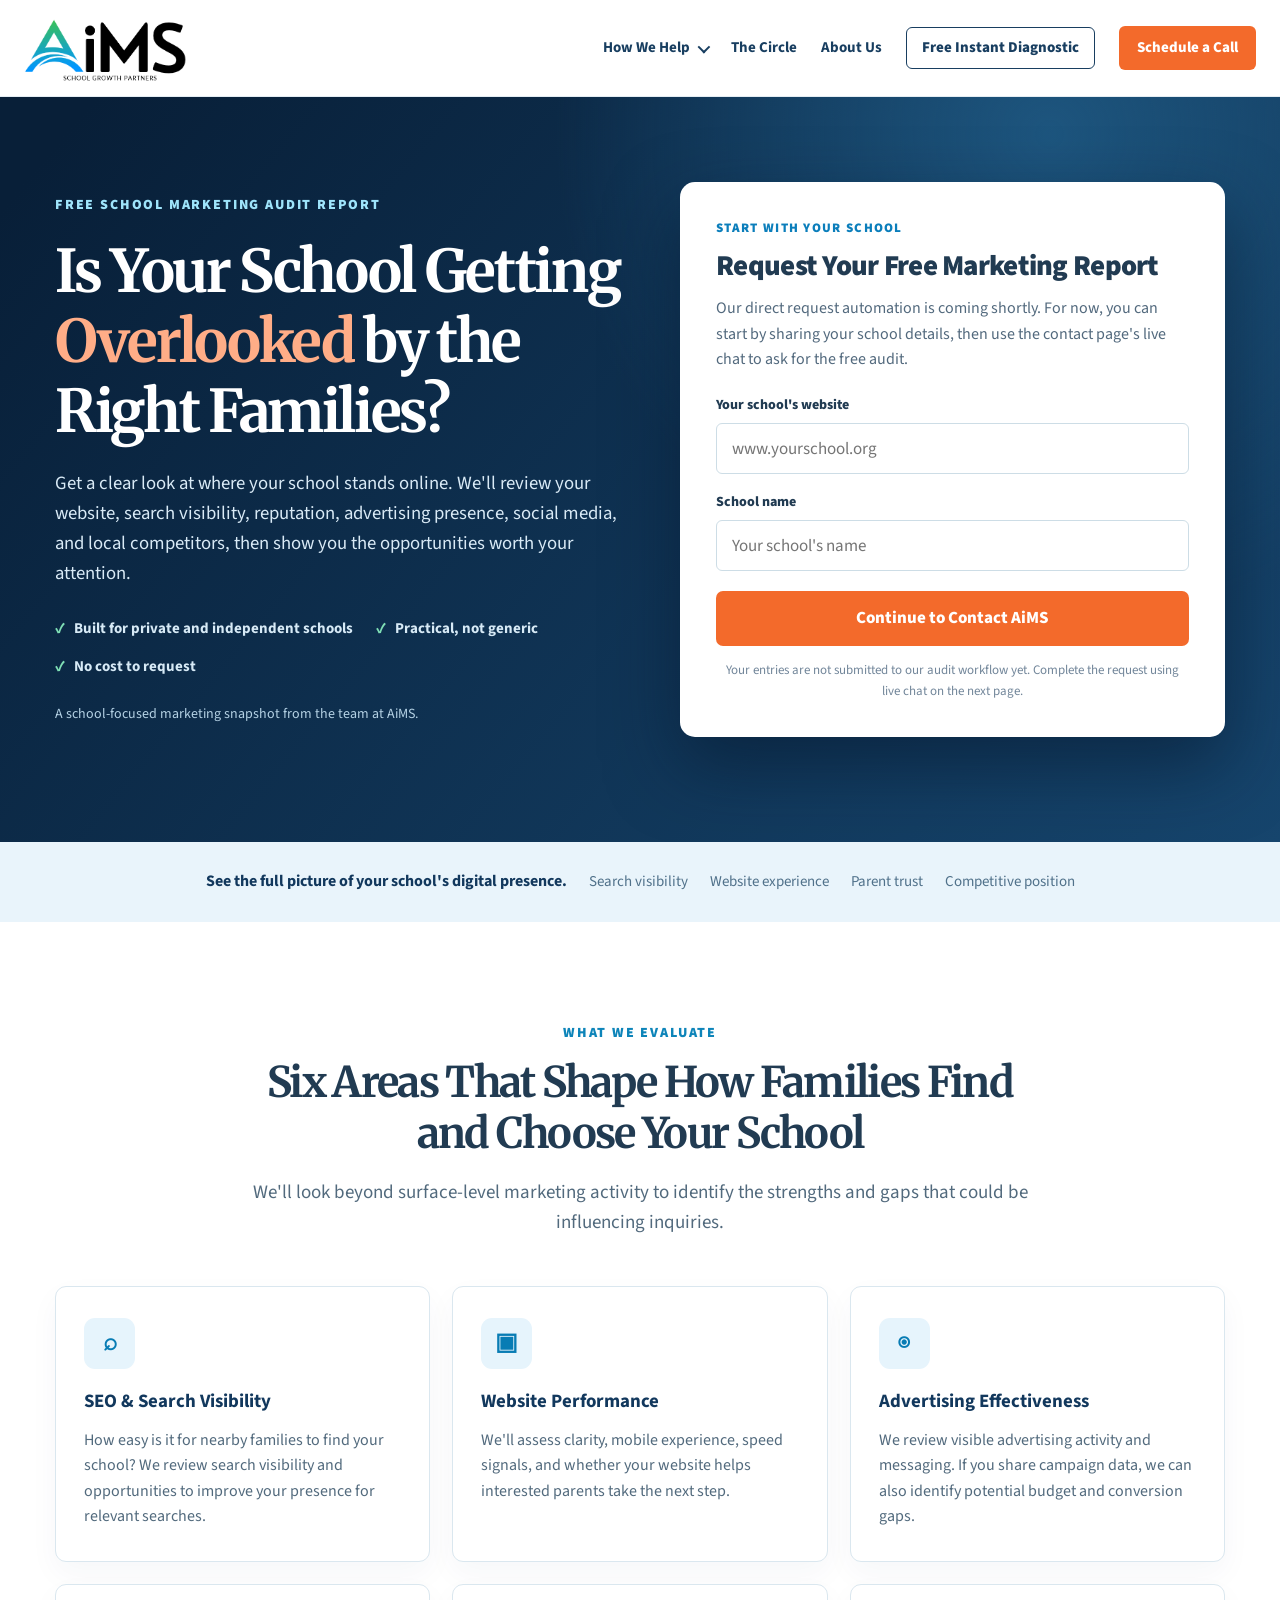
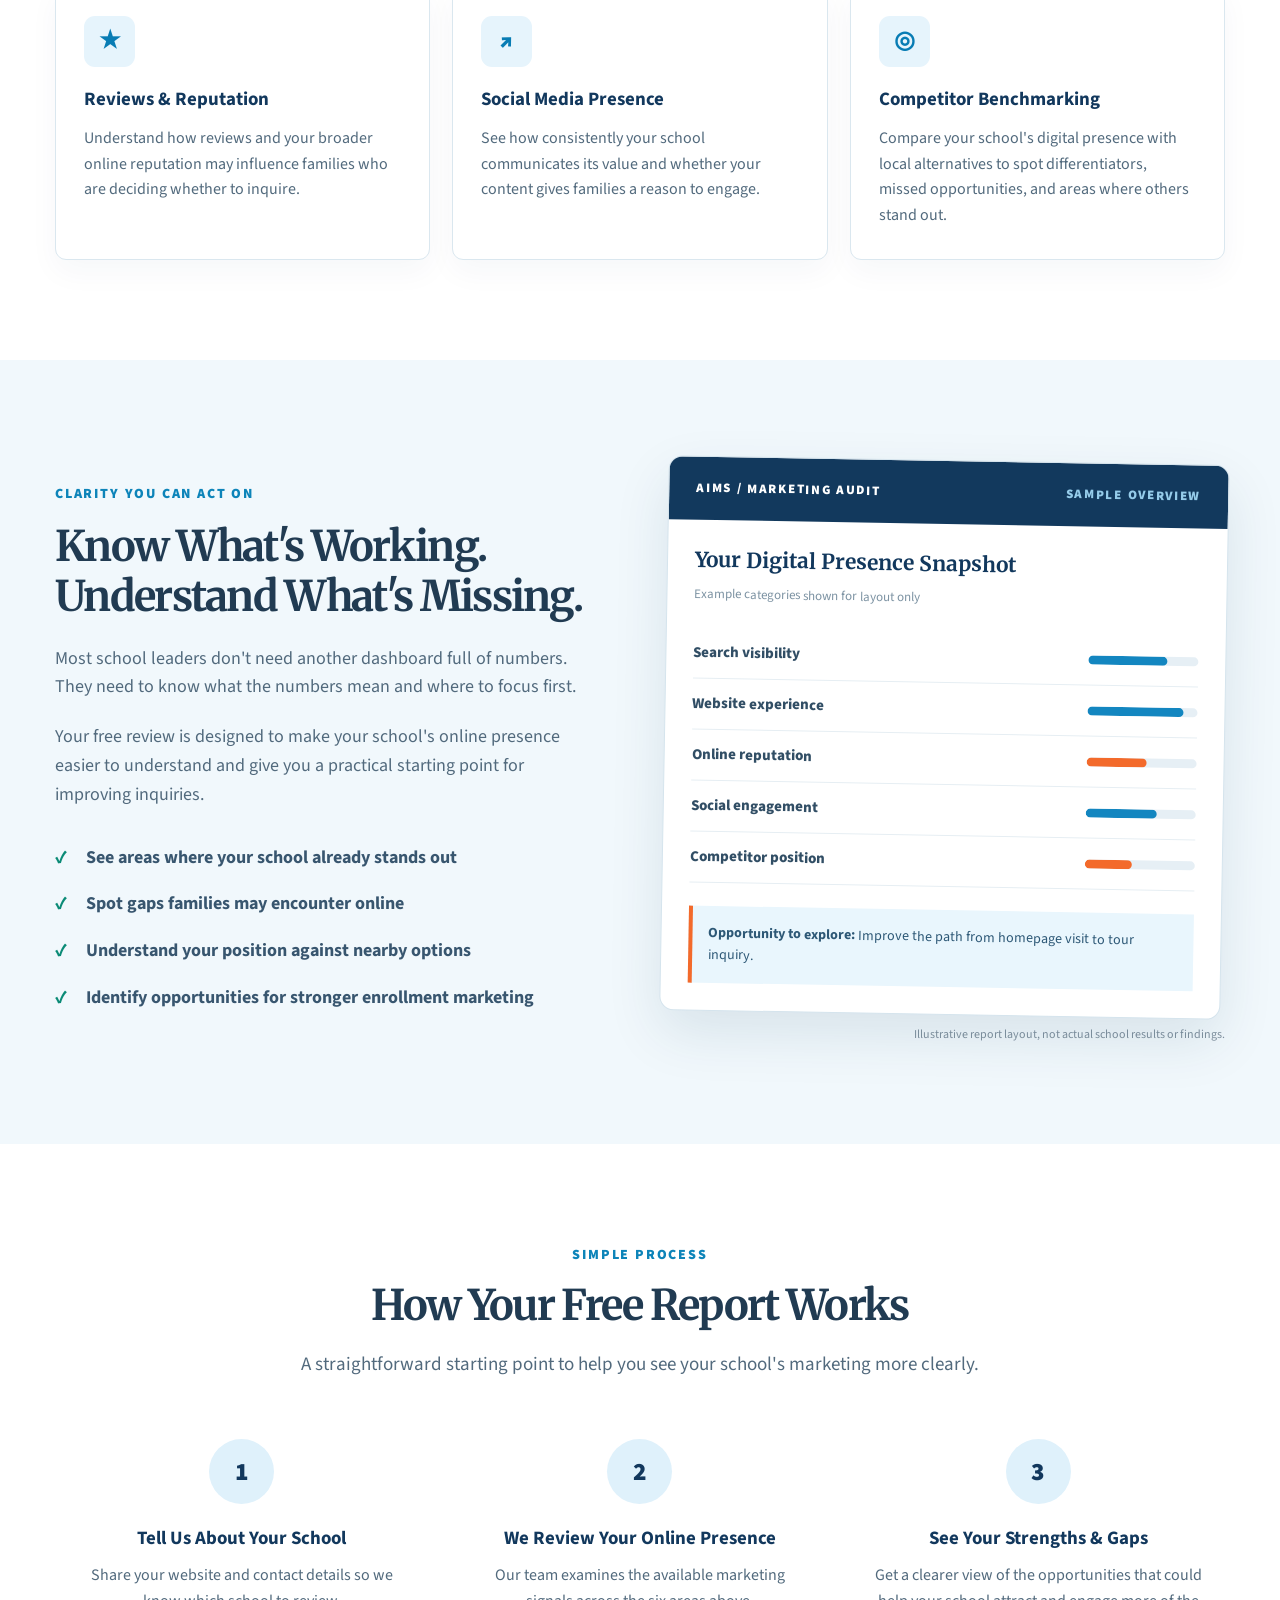
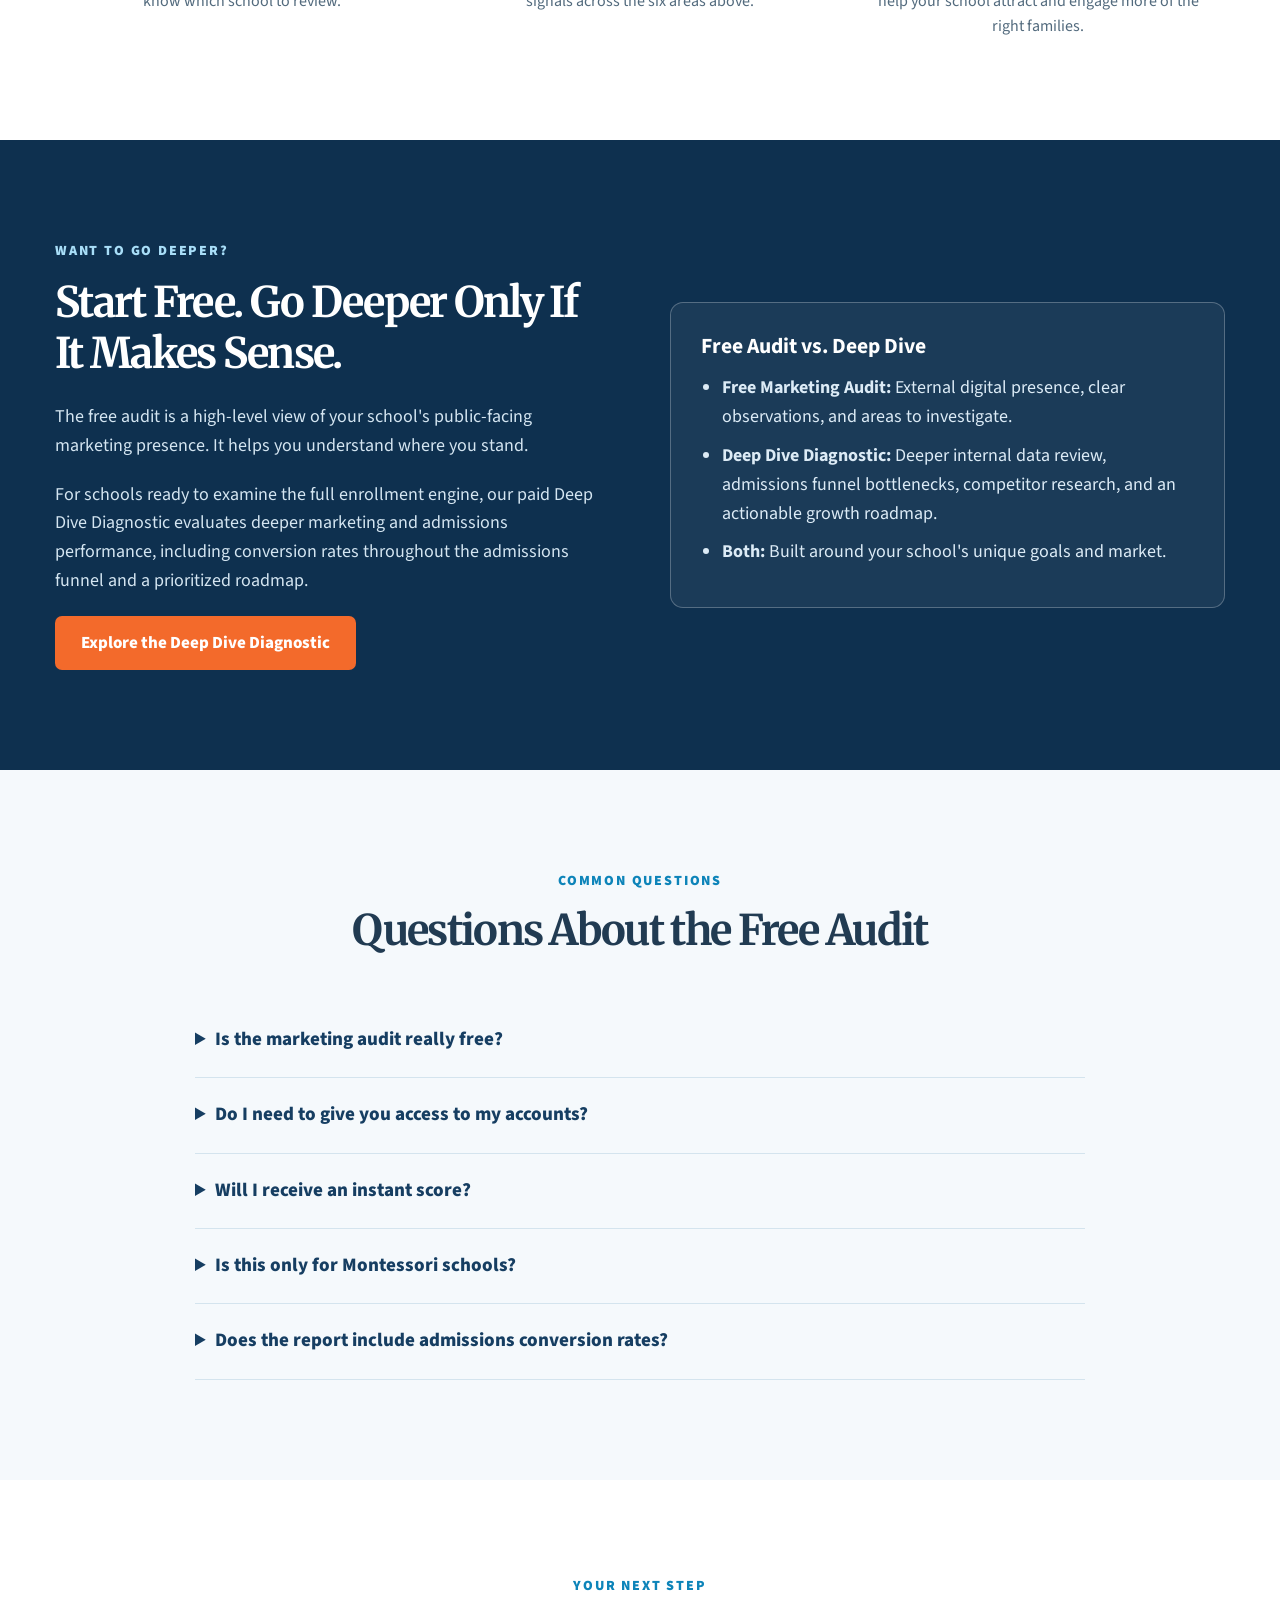
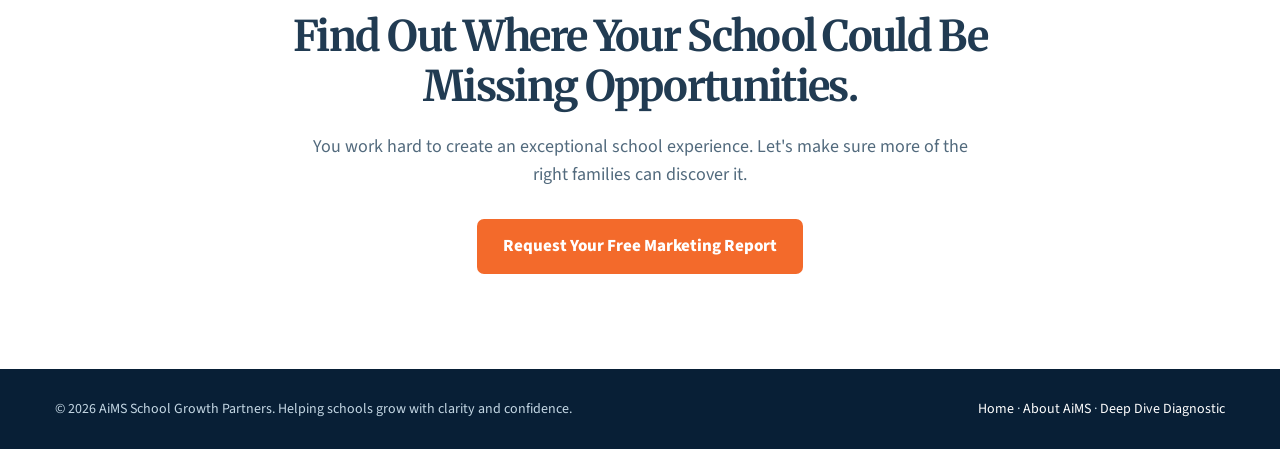
<file: free-marketing-report/index.html>
<!doctype html>
<html lang="en"><head><meta charset="utf-8"><meta name="viewport" content="width=device-width,initial-scale=1"><title>Free School Marketing Audit Report | AiMS</title><meta content="Request your free school marketing audit. Understand your school's SEO, website, advertising, reputation, social media, and local competitors." name="description"/><link rel="preconnect" href="https://fonts.googleapis.com"><link rel="preconnect" href="https://fonts.gstatic.com" crossorigin><link rel="stylesheet" href="https://fonts.googleapis.com/css2?family=Merriweather:wght@400;700;900&amp;family=Source+Sans+3:wght@400;500;600;700;800;900&amp;display=swap"><style>
:root{--navy:#12385d;--deep:#09233d;--blue:#0b7ebb;--orange:#f36a2b;--ink:#213b52;--muted:#526a7d;--pale:#f1f8fc;--line:#dae7ef}*{box-sizing:border-box}html{scroll-behavior:smooth}body{margin:0;color:var(--ink);background:#fff;font:18px/1.6 'Source Sans 3',Arial,sans-serif}h1,h2,h3,p{margin:0}h1,h2{font-family:Merriweather,Georgia,serif;letter-spacing:-.04em;line-height:1.19}h1{font-size:clamp(2.55rem,4.6vw,4.3rem)}h2{font-size:clamp(2rem,3.3vw,3rem)}h3{font-size:1.18rem;line-height:1.32}a{color:inherit}.wrap{width:min(1170px,calc(100% - 44px));margin-inline:auto}.eyebrow{font-size:14px;font-weight:900;letter-spacing:.13em;text-transform:uppercase;color:#0d84b9}.btn{display:inline-flex;align-items:center;justify-content:center;background:var(--orange);color:#fff;border:0;border-radius:7px;font:800 17px/1.2 'Source Sans 3',sans-serif;padding:17px 26px;text-decoration:none;cursor:pointer;transition:background .2s}.btn:hover{background:#d8551d}.btn:focus-visible,a:focus-visible,input:focus-visible{outline:3px solid #42b9e7;outline-offset:3px}
.hero{background:radial-gradient(circle at 82% 5%,#1d557e 0,transparent 39%),linear-gradient(130deg,#081f38 5%,#16456d 100%);color:white;overflow:hidden}.hero-grid{display:grid;grid-template-columns:1.02fr .98fr;gap:58px;align-items:center;padding:85px 0 105px}.hero .eyebrow{color:#9ee4fb;margin-bottom:20px}.hero h1{max-width:680px}.hero h1 span{color:#ffad87}.hero-copy{color:#d9eaf6;font-size:1.17rem;margin:23px 0 28px;max-width:620px}.hero-proof{display:flex;flex-wrap:wrap;gap:14px 23px;margin:24px 0;color:#d7eaf6;font-size:15px;font-weight:700}.hero-proof span:before{content:'✓';color:#7fdfb5;margin-right:9px;font-weight:900}.hero-note{color:#b4d1e4;font-size:14px;margin-top:18px}.hero-card{background:#fff;color:var(--ink);border-radius:15px;padding:36px;box-shadow:0 28px 70px #06182d8c}.hero-card .card-kicker{font-size:13px;letter-spacing:.1em;text-transform:uppercase;font-weight:900;color:var(--blue);margin-bottom:10px}.hero-card h2{font:900 1.8rem/1.22 'Source Sans 3',sans-serif;letter-spacing:-.025em;margin-bottom:12px}.hero-card p{font-size:16px;color:#52697d;margin-bottom:21px}.hero-card label{display:block;font-size:14px;font-weight:800;margin:17px 0 7px}.hero-card input{width:100%;min-height:51px;padding:11px 15px;border:1px solid #cddde6;border-radius:6px;font:17px 'Source Sans 3',sans-serif;color:var(--ink)}.hero-card .btn{width:100%;margin-top:20px}.hero-card .fine{font-size:13px;margin:14px 0 0;color:#72869a;text-align:center}
.trusted{background:#e9f4fb;padding:27px 0;text-align:center}.trusted .wrap{display:flex;align-items:center;justify-content:center;gap:22px;flex-wrap:wrap}.trusted strong{font-size:16px;color:var(--navy)}.trusted span{font-size:15px;color:#50718a}.section{padding:100px 0}.section-head{max-width:800px;margin:0 auto 47px;text-align:center}.section-head h2{margin:13px 0 20px}.section-head p{font-size:19px;color:var(--muted)}.areas{display:grid;grid-template-columns:repeat(3,1fr);gap:22px}.area{border:1px solid var(--line);background:#fff;border-radius:11px;padding:31px 28px;box-shadow:0 12px 30px #10385a0a}.area .icon{width:51px;height:51px;display:grid;place-items:center;border-radius:11px;background:#e6f4fc;color:#087cb4;font-size:24px;font-weight:900;margin-bottom:21px}.area h3{margin-bottom:13px;color:var(--navy)}.area p{font-size:16px;color:var(--muted)}.areas-section{background:#fff}.insights{background:var(--pale)}.insights-grid{display:grid;grid-template-columns:1fr 1.06fr;align-items:center;gap:80px}.insights h2{margin:16px 0 23px}.insights p{color:var(--muted);margin:0 0 21px}.check-list{margin:25px 0 0;padding:0;list-style:none}.check-list li{padding:9px 0 9px 31px;position:relative;font-weight:700;color:#38566f}.check-list li:before{content:'✓';position:absolute;left:0;color:#0b8b76;font-weight:900}.report-preview{background:#fff;border-radius:14px;box-shadow:0 22px 55px #0e38551b;overflow:hidden;border:1px solid #d5e4ed;transform:rotate(1deg)}.preview-top{background:#12395d;color:#fff;padding:21px 27px;display:flex;align-items:center;justify-content:space-between;font-size:13px;letter-spacing:.13em;font-weight:900;text-transform:uppercase}.preview-top span{color:#95ccea}.preview-body{padding:27px}.preview-body h3{font-family:Merriweather,serif;color:var(--navy);font-size:1.3rem;margin-bottom:10px}.preview-body .sub{font-size:13px;color:#7d93a3;margin-bottom:23px}.preview-row{padding:13px 0;border-bottom:1px solid #e6eef3;display:grid;grid-template-columns:1fr 110px;gap:14px;align-items:center;font-size:15px;font-weight:800;color:#314e65}.bar{height:9px;background:#e6eff5;border-radius:10px;overflow:hidden}.bar i{display:block;height:100%;background:#1386c0;border-radius:10px}.bar.orange i{background:#f36a2b}.preview-foot{background:#e9f6fd;margin-top:23px;padding:16px;font-size:14px;color:#2d5876;border-left:4px solid #f36a2b}.preview-disclaimer{font-size:12px;color:#80919f;text-align:right;margin-top:10px}
.how{background:#fff}.steps{display:grid;grid-template-columns:repeat(3,1fr);gap:25px}.step{padding:12px 22px 0;text-align:center}.step .number{width:65px;height:65px;border-radius:50%;display:grid;place-items:center;margin:0 auto 23px;background:#dff1fb;color:var(--navy);font-weight:900;font-size:25px}.step h3{margin-bottom:11px;color:var(--navy)}.step p{font-size:16px;color:var(--muted)}.difference{background:#0e304f;color:#fff}.difference-grid{display:grid;grid-template-columns:1fr 1fr;gap:60px;align-items:center}.difference h2{margin:15px 0 25px}.difference p{color:#d4e5f1;margin-bottom:20px}.difference .eyebrow{color:#a8def8}.difference-card{border:1px solid #ffffff42;background:#ffffff0e;border-radius:13px;padding:30px}.difference-card h3{font-size:1.35rem;margin-bottom:13px}.difference-card ul{padding-left:21px;margin:0;color:#dcebf6}.difference-card li{margin:10px 0}.difference-card .btn{margin-top:20px}.faq{background:#f5f9fc}.faq-list{max-width:890px;margin:auto}.faq details{padding:22px 0;border-bottom:1px solid #d4e4ee}.faq summary{cursor:pointer;font-size:19px;font-weight:800;color:#163e62}.faq details p{color:var(--muted);margin-top:14px}.final{background:#fff;text-align:center;padding:95px 0}.final h2{max-width:820px;margin:14px auto 21px}.final p{max-width:680px;margin:0 auto 29px;color:var(--muted)}footer{background:#081f36;color:#c4d7e4;padding:29px 0;font-size:14px}footer .wrap{display:flex;justify-content:space-between;gap:20px;flex-wrap:wrap}footer a{text-decoration:none;color:white}
@media(max-width:950px){.hero-grid,.insights-grid,.difference-grid{grid-template-columns:1fr;gap:43px}.hero-grid{padding:70px 0 85px}.hero-card{max-width:630px}.areas{grid-template-columns:repeat(2,1fr)}}
@media(max-width:620px){body{font-size:16px}.section{padding:70px 0}.hero-grid{padding:63px 0 74px}.hero-card{padding:26px 21px}.areas,.steps{grid-template-columns:1fr}.step{padding:10px 0}.report-preview{transform:none}.trusted .wrap{gap:8px 20px}.final{padding:75px 0}.preview-row{grid-template-columns:1fr 80px}.difference-card{padding:23px}}
</style><link rel="stylesheet" href="/assets/site-navigation.css"></head><body><header class="aims-site-header"><div class="aims-site-bar"><a class="aims-site-brand" href="/" aria-label="AiMS School Growth Partners home"><img src="/assets/aims-logo.png" alt="AiMS School Growth Partners" width="172" height="78"></a><nav class="aims-site-nav" aria-label="Main navigation"><details class="aims-site-drop"><summary>How We Help</summary><div class="aims-site-dropdown"><a href="/deep-dive-diagnostic/" class="aims-site-sub">Deep Dive Diagnostic <span class="start-here">Start Here</span></a><a href="/finding-the-perfect-match/" class="aims-site-sub">Enrollment Marketing Program</a><a href="/growth-suite/" class="aims-site-sub">Growth Suite Marketing &amp; Admissions Software</a><a href="/website-design/" class="aims-site-sub">Web Design Services</a></div></details><a href="/circle/" class="">The Circle</a><a href="/about/" class="">About Us</a><a href="/free-marketing-report/" class="aims-site-outline" aria-current="page">Free Instant Diagnostic</a><a class="aims-site-cta" href="https://getaims.co/demo">Schedule a Call</a></nav><details class="aims-site-mobile"><summary>Menu</summary><nav class="aims-site-mobile-menu" aria-label="Mobile navigation"><strong class="mobile-label">How We Help</strong><a href="/deep-dive-diagnostic/" class="aims-site-sub">Deep Dive Diagnostic <span class="start-here">Start Here</span></a><a href="/finding-the-perfect-match/" class="aims-site-sub">Enrollment Marketing Program</a><a href="/growth-suite/" class="aims-site-sub">Growth Suite Marketing &amp; Admissions Software</a><a href="/website-design/" class="aims-site-sub">Web Design Services</a><a href="/circle/" class="">The Circle</a><a href="/about/" class="">About Us</a><a href="/free-marketing-report/" class="aims-site-outline" aria-current="page">Free Instant Diagnostic</a><a class="aims-site-cta" href="https://getaims.co/demo">Schedule a Call</a></nav></details></div></header><main>
<section class="hero"><div class="wrap hero-grid"><div><div class="eyebrow">Free School Marketing Audit Report</div><h1>Is Your School Getting <span>Overlooked</span> by the Right Families?</h1><p class="hero-copy">Get a clear look at where your school stands online. We'll review your website, search visibility, reputation, advertising presence, social media, and local competitors, then show you the opportunities worth your attention.</p><div class="hero-proof"><span>Built for private and independent schools</span><span>Practical, not generic</span><span>No cost to request</span></div><p class="hero-note">A school-focused marketing snapshot from the team at AiMS.</p></div><div class="hero-card" id="request"><div class="card-kicker">Start with your school</div><h2>Request Your Free Marketing Report</h2><p>Our direct request automation is coming shortly. For now, you can start by sharing your school details, then use the contact page's live chat to ask for the free audit.</p><form action="https://getaims.co/contact" id="report-start" method="get"><label for="school-site">Your school's website</label><input autocomplete="url" id="school-site" inputmode="url" name="website" placeholder="www.yourschool.org" required="" type="text"/><label for="school-name">School name</label><input autocomplete="organization" id="school-name" name="school" placeholder="Your school's name" required="" type="text"/><input name="request" type="hidden" value="free-marketing-report"/><button class="btn" type="submit">Continue to Contact AiMS</button></form><p class="fine">Your entries are not submitted to our audit workflow yet. Complete the request using live chat on the next page.</p></div></div></section>
<div class="trusted"><div class="wrap"><strong>See the full picture of your school's digital presence.</strong><span>Search visibility</span><span>Website experience</span><span>Parent trust</span><span>Competitive position</span></div></div>
<section class="section areas-section" id="what-you-get"><div class="wrap"><div class="section-head"><div class="eyebrow">What we evaluate</div><h2>Six Areas That Shape How Families Find and Choose Your School</h2><p>We'll look beyond surface-level marketing activity to identify the strengths and gaps that could be influencing inquiries.</p></div><div class="areas">
<article class="area"><div class="icon">⌕</div><h3>SEO &amp; Search Visibility</h3><p>How easy is it for nearby families to find your school? We review search visibility and opportunities to improve your presence for relevant searches.</p></article>
<article class="area"><div class="icon">▣</div><h3>Website Performance</h3><p>We'll assess clarity, mobile experience, speed signals, and whether your website helps interested parents take the next step.</p></article>
<article class="area"><div class="icon">◉</div><h3>Advertising Effectiveness</h3><p>We review visible advertising activity and messaging. If you share campaign data, we can also identify potential budget and conversion gaps.</p></article>
<article class="area"><div class="icon">★</div><h3>Reviews &amp; Reputation</h3><p>Understand how reviews and your broader online reputation may influence families who are deciding whether to inquire.</p></article>
<article class="area"><div class="icon">↗</div><h3>Social Media Presence</h3><p>See how consistently your school communicates its value and whether your content gives families a reason to engage.</p></article>
<article class="area"><div class="icon">◎</div><h3>Competitor Benchmarking</h3><p>Compare your school's digital presence with local alternatives to spot differentiators, missed opportunities, and areas where others stand out.</p></article>
</div></div></section>
<section class="section insights"><div class="wrap insights-grid"><div><div class="eyebrow">Clarity you can act on</div><h2>Know What's Working. Understand What's Missing.</h2><p>Most school leaders don't need another dashboard full of numbers. They need to know what the numbers mean and where to focus first.</p><p>Your free review is designed to make your school's online presence easier to understand and give you a practical starting point for improving inquiries.</p><ul class="check-list"><li>See areas where your school already stands out</li><li>Spot gaps families may encounter online</li><li>Understand your position against nearby options</li><li>Identify opportunities for stronger enrollment marketing</li></ul></div><div><div aria-label="Illustrative preview of audit report layout" class="report-preview"><div class="preview-top">AiMS / Marketing Audit <span>Sample Overview</span></div><div class="preview-body"><h3>Your Digital Presence Snapshot</h3><p class="sub">Example categories shown for layout only</p><div class="preview-row">Search visibility <span class="bar"><i style="width:72%"></i></span></div><div class="preview-row">Website experience <span class="bar"><i style="width:87%"></i></span></div><div class="preview-row">Online reputation <span class="bar orange"><i style="width:55%"></i></span></div><div class="preview-row">Social engagement <span class="bar"><i style="width:65%"></i></span></div><div class="preview-row">Competitor position <span class="bar orange"><i style="width:43%"></i></span></div><div class="preview-foot"><strong>Opportunity to explore:</strong> Improve the path from homepage visit to tour inquiry.</div></div></div><div class="preview-disclaimer">Illustrative report layout, not actual school results or findings.</div></div></div></section>
<section class="section how"><div class="wrap"><div class="section-head"><div class="eyebrow">Simple process</div><h2>How Your Free Report Works</h2><p>A straightforward starting point to help you see your school's marketing more clearly.</p></div><div class="steps"><div class="step"><div class="number">1</div><h3>Tell Us About Your School</h3><p>Share your website and contact details so we know which school to review.</p></div><div class="step"><div class="number">2</div><h3>We Review Your Online Presence</h3><p>Our team examines the available marketing signals across the six areas above.</p></div><div class="step"><div class="number">3</div><h3>See Your Strengths &amp; Gaps</h3><p>Get a clearer view of the opportunities that could help your school attract and engage more of the right families.</p></div></div></div></section>
<section class="section difference"><div class="wrap difference-grid"><div><div class="eyebrow">Want to go deeper?</div><h2>Start Free. Go Deeper Only If It Makes Sense.</h2><p>The free audit is a high-level view of your school's public-facing marketing presence. It helps you understand where you stand.</p><p>For schools ready to examine the full enrollment engine, our paid Deep Dive Diagnostic evaluates deeper marketing and admissions performance, including conversion rates throughout the admissions funnel and a prioritized roadmap.</p><a class="btn" href="/deep-dive-diagnostic/">Explore the Deep Dive Diagnostic</a></div><div class="difference-card"><h3>Free Audit vs. Deep Dive</h3><ul><li><strong>Free Marketing Audit:</strong> External digital presence, clear observations, and areas to investigate.</li><li><strong>Deep Dive Diagnostic:</strong> Deeper internal data review, admissions funnel bottlenecks, competitor research, and an actionable growth roadmap.</li><li><strong>Both:</strong> Built around your school's unique goals and market.</li></ul></div></div></section>
<section class="section faq"><div class="wrap"><div class="section-head"><div class="eyebrow">Common questions</div><h2>Questions About the Free Audit</h2></div><div class="faq-list"><details><summary>Is the marketing audit really free?</summary><p>Yes. There's no charge to request your free marketing audit. It's designed to give school leaders a helpful starting point.</p></details><details><summary>Do I need to give you access to my accounts?</summary><p>Not for an initial review of publicly available information. A more detailed assessment of advertising performance or admissions conversions requires data or account access you choose to share.</p></details><details><summary>Will I receive an instant score?</summary><p>No. Unlike an automated instant grading tool, this is a request for a school-focused review. Our team will follow up about the report.</p></details><details><summary>Is this only for Montessori schools?</summary><p>No. AiMS supports independent, private, Montessori, faith-based, and specialty schools. The review is tailored to your school and its local market.</p></details><details><summary>Does the report include admissions conversion rates?</summary><p>The free report focuses on your outward-facing digital marketing. Our <a href="/deep-dive-diagnostic/">Deep Dive Diagnostic</a> can examine inquiry, tour, application, and enrollment conversion rates using your admissions data.</p></details></div></div></section>
<section class="final"><div class="wrap"><div class="eyebrow">Your next step</div><h2>Find Out Where Your School Could Be Missing Opportunities.</h2><p>You work hard to create an exceptional school experience. Let's make sure more of the right families can discover it.</p><a class="btn" href="/free-marketing-report/#request">Request Your Free Marketing Report</a></div></section>
</main><footer><div class="wrap"><div>© 2026 AiMS School Growth Partners. Helping schools grow with clarity and confidence.</div><div><a href="/">Home</a> · <a href="/about/">About AiMS</a> · <a href="/deep-dive-diagnostic/">Deep Dive Diagnostic</a></div></div></footer></body></html>
</file>
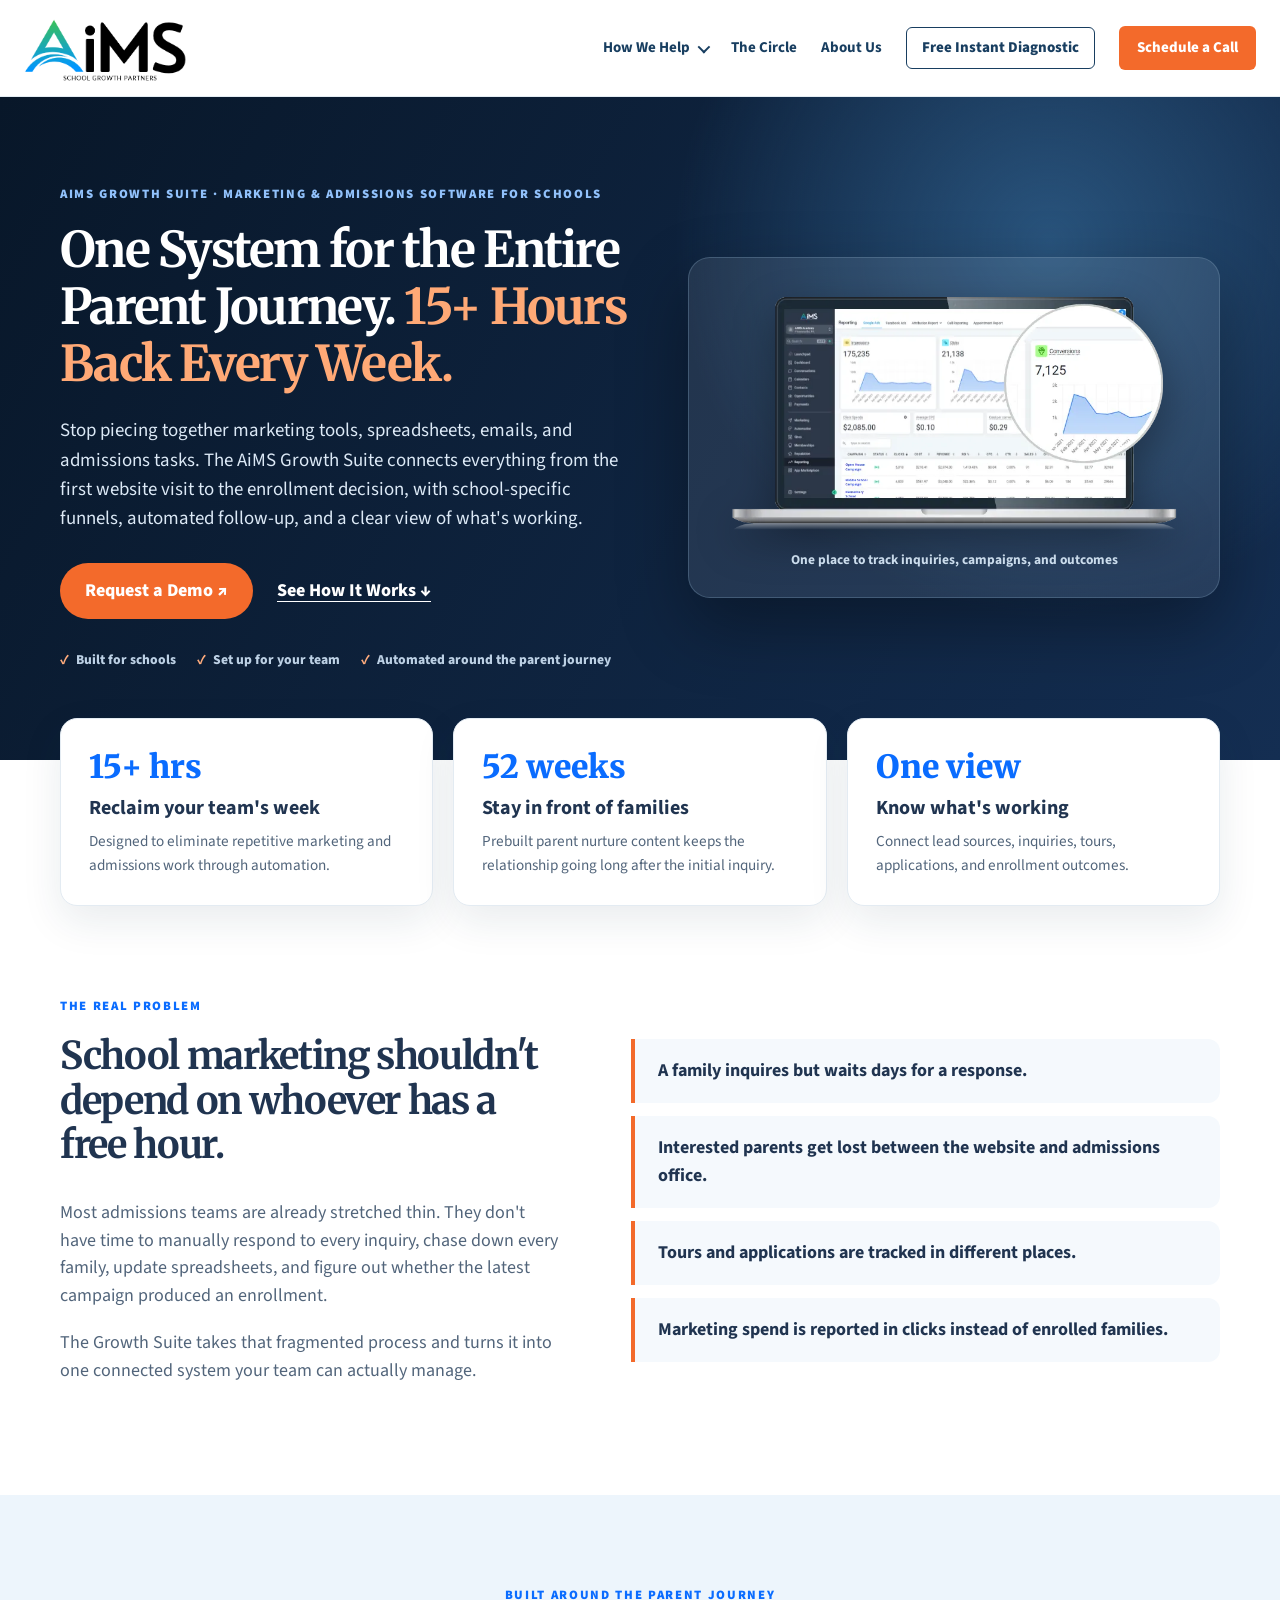
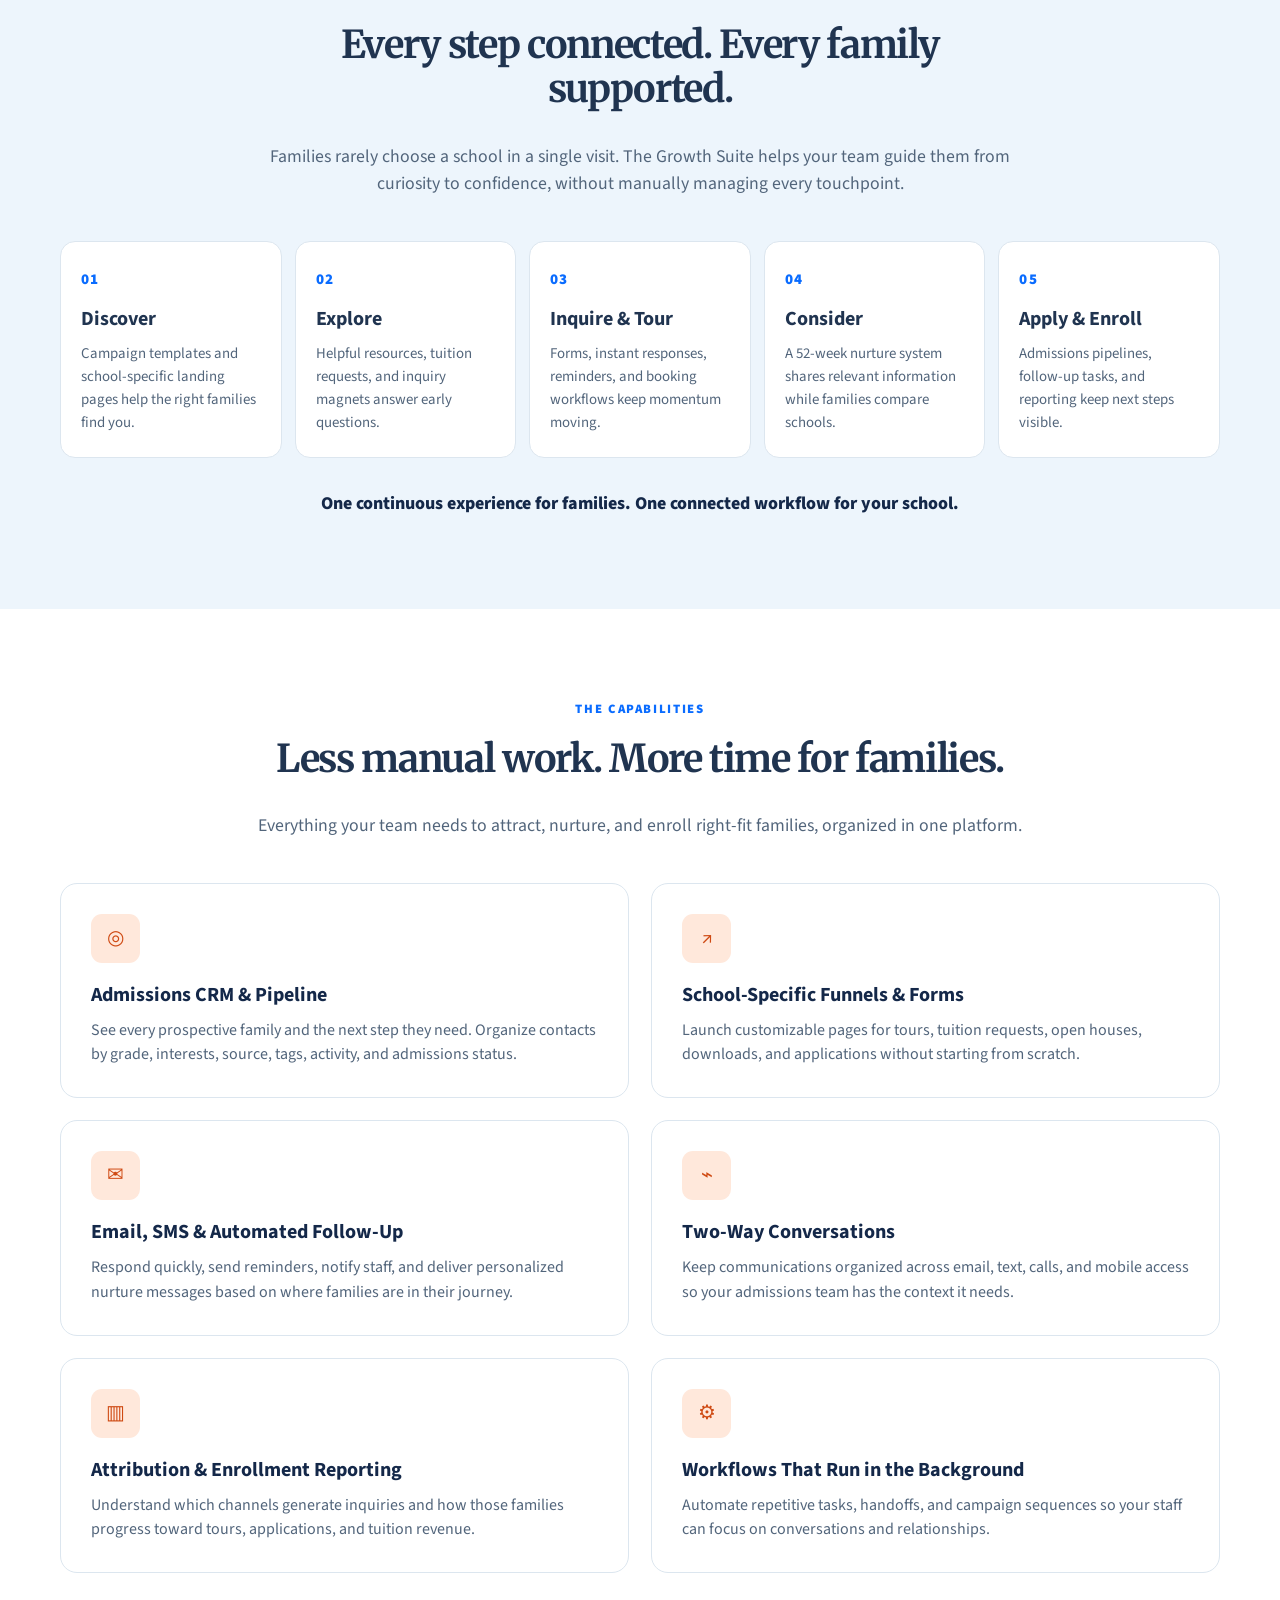
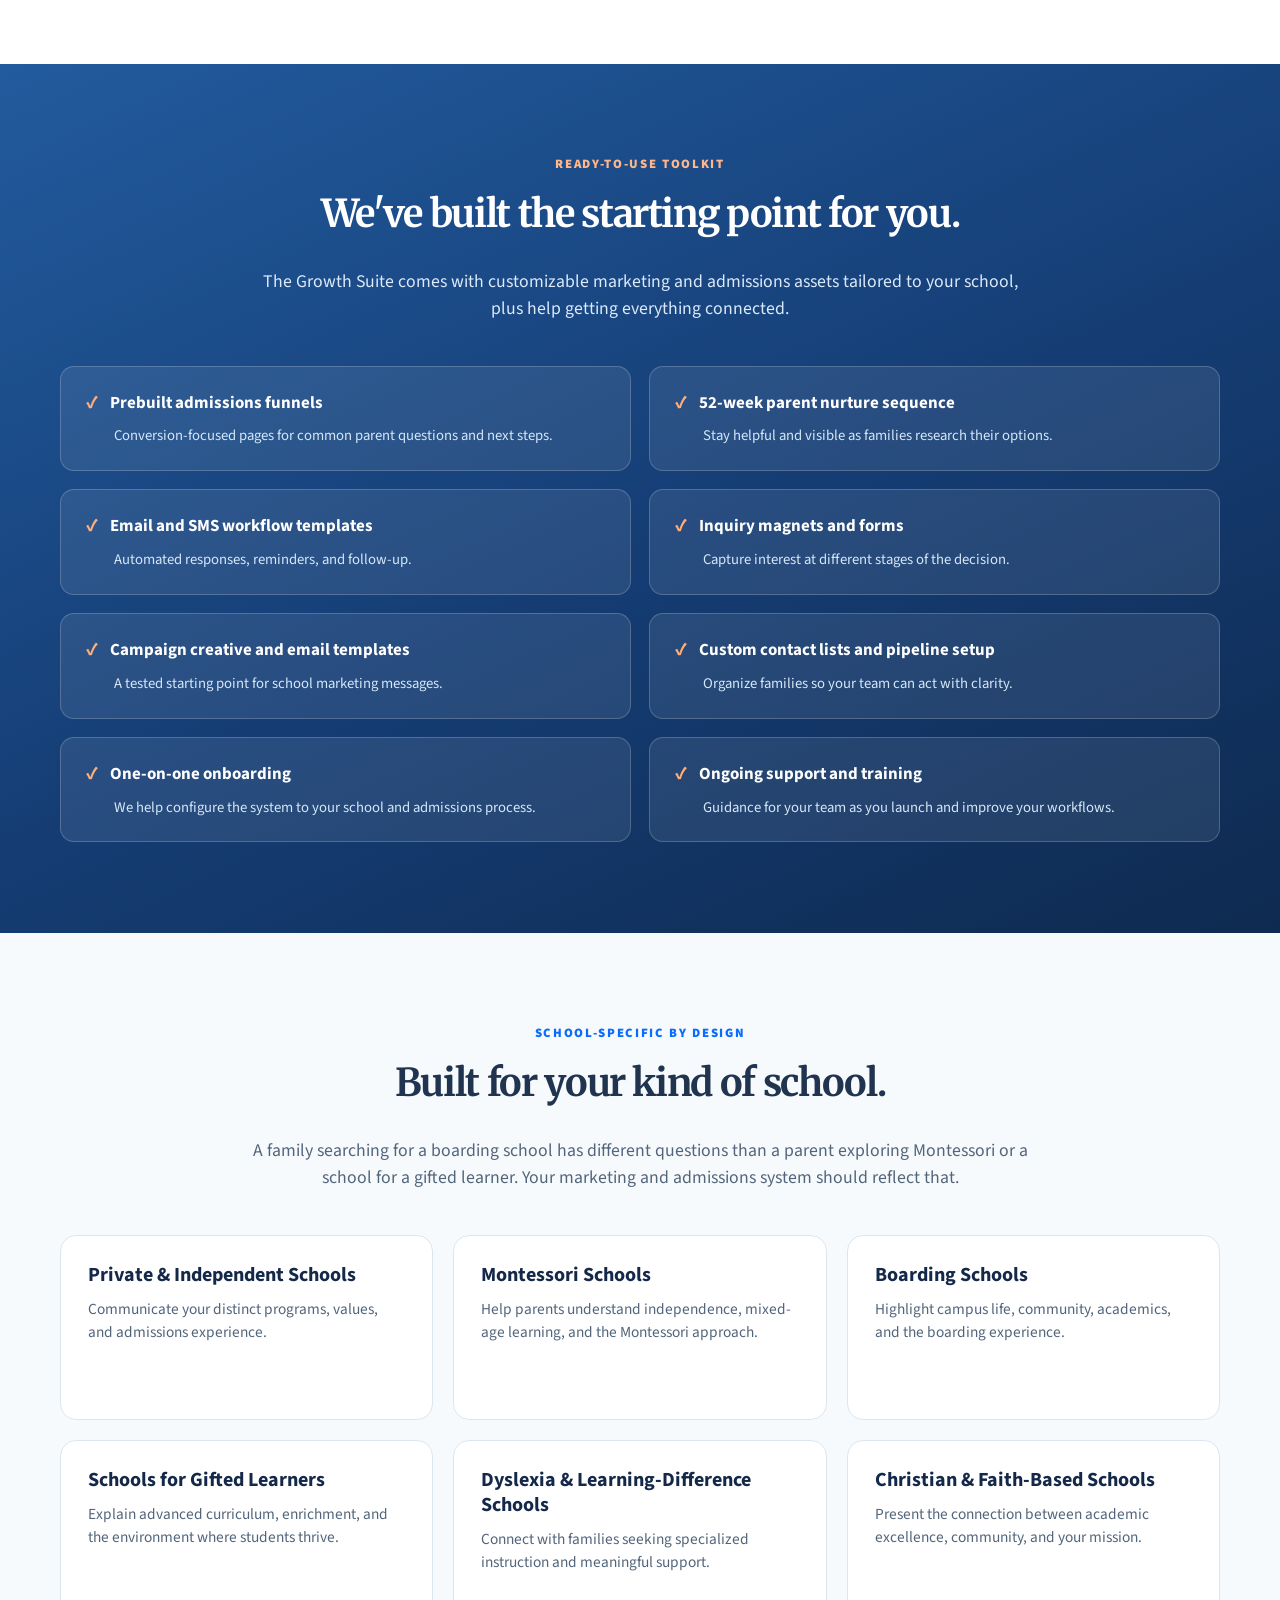
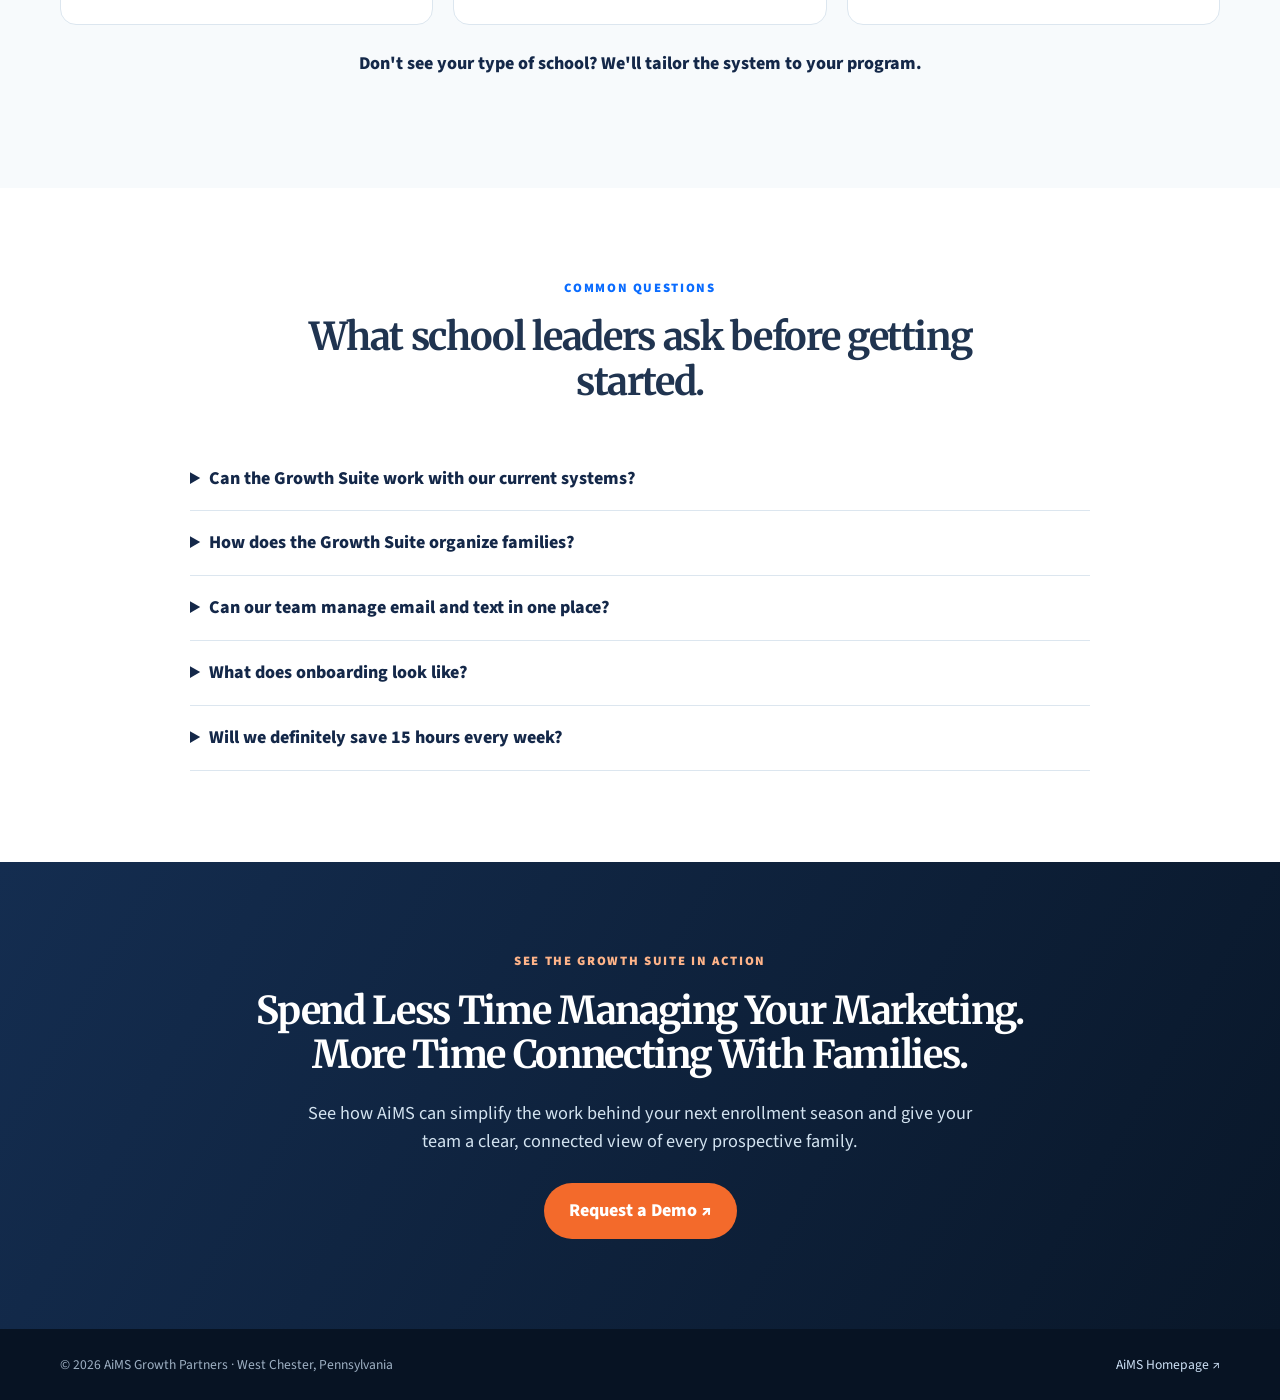
<file: growth-suite/index.html>
<!doctype html>
<html lang="en"><head><meta charset="utf-8"><meta name="viewport" content="width=device-width,initial-scale=1"><title>AiMS Growth Suite | Marketing & Admissions Software for Schools</title><meta content="AiMS Growth Suite is an all-in-one marketing and admissions system built around the parent journey, designed to help schools save 15+ hours a week." name="description"/><link rel="preconnect" href="https://fonts.googleapis.com"><link rel="preconnect" href="https://fonts.gstatic.com" crossorigin><link rel="stylesheet" href="https://fonts.googleapis.com/css2?family=Merriweather:wght@400;700;900&amp;family=Source+Sans+3:wght@400;500;600;700;800;900&amp;display=swap"><style>
:root{--navy:#142849;--deep:#0c1b31;--ink:#203450;--muted:#52657b;--blue:#0a6cff;--pale:#edf5fc;--orange:#f36a2b;--line:#dce6ef}
*{box-sizing:border-box}html{scroll-behavior:smooth}body{margin:0;color:var(--ink);font:18px/1.55 "Source Sans 3",Arial,sans-serif}a{color:inherit}h1,h2,h3,p{margin-top:0}h1,h2{font-family:Merriweather,Georgia,serif;letter-spacing:-.035em;line-height:1.16}h1{font-size:clamp(2.6rem,4.4vw,4.2rem)}h2{font-size:clamp(2rem,3vw,2.9rem)}h3{font-size:1.25rem;line-height:1.25}p{margin-bottom:19px}.container{width:min(1160px,calc(100% - 44px));margin:auto}.section{padding:91px 0}.eyebrow{color:var(--blue);font-size:.8rem;text-transform:uppercase;letter-spacing:.13em;font-weight:900;margin-bottom:16px}.section-intro{max-width:790px;margin:0 auto 43px;text-align:center}.section-intro p{font-size:1.11rem;color:var(--muted)}.button{display:inline-flex;align-items:center;justify-content:center;gap:12px;border-radius:999px;padding:14px 25px;background:var(--orange);color:#fff;text-decoration:none;font-weight:800;transition:background .18s,transform .18s}.button:hover{background:#d94b12;transform:translateY(-2px)}.secondary{color:#fff;font-weight:800;text-decoration:underline;text-underline-offset:5px}
header{background:#fff;border-bottom:1px solid #e9edf2}.nav{min-height:78px;display:flex;align-items:center;justify-content:space-between;gap:25px}.brand{text-decoration:none;font-size:1.8rem;color:var(--navy);font-weight:900;letter-spacing:-.06em}.brand span{color:var(--orange)}.nav-links{display:flex;align-items:center;gap:25px}.nav-links a:not(.button){font-size:.93rem;text-decoration:none;font-weight:800}.nav .button{font-size:.9rem;padding:10px 18px}
.hero{background:radial-gradient(circle at 82% 22%,#29547d,transparent 32%),linear-gradient(120deg,#081729,#142e52);color:#fff;padding:88px 0 90px}.hero-grid{display:grid;grid-template-columns:1fr .93fr;gap:56px;align-items:center}.hero .eyebrow{color:#91c1fb}.hero h1{margin-bottom:24px}.hero h1 em{color:#ffa976;font-style:normal}.lead{color:#dce9f6;font-size:1.18rem;max-width:620px}.hero-actions{display:flex;align-items:center;gap:24px;flex-wrap:wrap;margin:30px 0}.hero-points{display:flex;gap:21px;flex-wrap:wrap;font-size:.85rem;font-weight:800;color:#bcd0e4}.hero-points span:before{content:"✓";color:#ffac7d;margin-right:7px}.dashboard-wrap{border:1px solid #718eaa66;border-radius:22px;background:#ffffff16;box-shadow:0 28px 70px #0005;padding:26px}.dashboard-wrap img{width:100%;display:block;object-fit:contain;filter:drop-shadow(0 15px 20px #0005)}.dashboard-caption{margin-top:15px;color:#d5e7f8;text-align:center;font-size:.84rem;font-weight:700}
.benefit-row{display:grid;grid-template-columns:repeat(3,1fr);gap:20px;margin-top:-42px;position:relative;z-index:1}.benefit{background:#fff;border:1px solid #e3ebf2;border-radius:17px;padding:28px;box-shadow:0 15px 40px #12304c18}.benefit strong{display:block;color:var(--blue);font:900 2rem Merriweather,Georgia,serif;margin-bottom:9px}.benefit h3{margin-bottom:9px}.benefit p{font-size:.95rem;color:var(--muted);margin:0}
.problem{background:#fff}.split{display:grid;grid-template-columns:.92fr 1.08fr;gap:70px;align-items:center}.problem .stack{display:grid;gap:13px}.friction{border-left:4px solid var(--orange);background:#f5f9fd;padding:18px 23px;border-radius:0 12px 12px 0;font-weight:700}.problem p{color:var(--muted)}
.journey{background:var(--pale)}.stages{display:grid;grid-template-columns:repeat(5,1fr);gap:13px}.stage{background:#fff;border:1px solid var(--line);border-radius:15px;padding:23px 20px}.stage small{color:var(--blue);font-weight:900;text-transform:uppercase;letter-spacing:.08em}.stage h3{margin:14px 0 10px}.stage p{font-size:.93rem;color:var(--muted);margin:0}.journey-note{text-align:center;max-width:780px;margin:32px auto 0;color:var(--navy);font-size:1.12rem;font-weight:800}
.features{background:#fff}.feature-grid{display:grid;grid-template-columns:repeat(2,1fr);gap:22px}.feature{border:1px solid var(--line);border-radius:17px;padding:30px}.feature-icon{display:grid;place-items:center;background:#ffe8db;color:#cf4a13;border-radius:11px;width:49px;height:49px;font-size:1.25rem;margin-bottom:20px}.feature h3{color:var(--navy);margin-bottom:10px}.feature p{font-size:1rem;color:var(--muted);margin:0}
.included{background:linear-gradient(155deg,#225b9e,#153d74 54%,#0e2a50);color:#fff}.included .eyebrow{color:#ffb68b}.included .section-intro p{color:#dceafb}.included-grid{display:grid;grid-template-columns:repeat(2,1fr);gap:18px}.included-item{background:#ffffff15;border:1px solid #ffffff32;border-radius:14px;padding:22px 25px}.included-item strong{color:#fff;font-size:1.06rem}.included-item:before{content:"✓";color:#ffae7b;font-weight:900;padding-right:12px}.included-item p{font-size:.92rem;color:#d5e7f8;margin:9px 0 0 28px}
.types{background:#f7fafc}.type-grid{display:grid;grid-template-columns:repeat(3,1fr);gap:20px}.type{border-radius:16px;background:#fff;border:1px solid var(--line);padding:27px;min-height:185px}.type h3{margin-bottom:10px;color:var(--navy)}.type p{font-size:.96rem;color:var(--muted);margin:0}.custom{margin-top:25px;text-align:center;color:var(--navy);font-weight:800}
.faq{max-width:900px;margin:auto}.faq details{padding:18px 0;border-bottom:1px solid var(--line)}.faq summary{cursor:pointer;font-weight:800;color:var(--navy)}.faq p{color:var(--muted);font-size:1rem;margin:12px 0 0}
.cta{background:linear-gradient(120deg,#142d50,#091729);color:#fff;padding:90px 0;text-align:center}.cta h2{max-width:830px;margin:0 auto 22px}.cta p{max-width:700px;margin:0 auto 28px;color:#d3e3f0;font-size:1.14rem}.footer{background:#071323;padding:25px 0;color:#9eb0c3;font-size:.85rem}.footer-content{display:flex;justify-content:space-between;gap:15px;flex-wrap:wrap}.footer a{text-decoration:none;color:#cde0f5}
@media(max-width:1000px){.hero-grid,.split{grid-template-columns:1fr}.hero-grid{gap:40px}.dashboard-wrap{max-width:700px}.stages{grid-template-columns:repeat(3,1fr)}}@media(max-width:700px){body{font-size:17px}.section{padding:67px 0}.hero{padding:68px 0}.nav-links a:not(.button){display:none}.benefit-row,.feature-grid,.included-grid,.type-grid,.stages{grid-template-columns:1fr}.benefit-row{margin-top:0;padding-top:25px}.hero-actions{flex-direction:column;align-items:flex-start}.dashboard-wrap{padding:13px}.split{gap:27px}}

.hero h1{font-size:clamp(2.35rem,3.85vw,3.7rem)}@media(max-width:700px){.hero h1{font-size:clamp(2.15rem,7.1vw,2.65rem)}}</style><link rel="stylesheet" href="/assets/site-navigation.css"></head><body><header class="aims-site-header"><div class="aims-site-bar"><a class="aims-site-brand" href="/" aria-label="AiMS School Growth Partners home"><img src="/assets/aims-logo.png" alt="AiMS School Growth Partners" width="172" height="78"></a><nav class="aims-site-nav" aria-label="Main navigation"><details class="aims-site-drop"><summary>How We Help</summary><div class="aims-site-dropdown"><a href="/deep-dive-diagnostic/" class="aims-site-sub">Deep Dive Diagnostic <span class="start-here">Start Here</span></a><a href="/finding-the-perfect-match/" class="aims-site-sub">Enrollment Marketing Program</a><a href="/growth-suite/" class="aims-site-sub" aria-current="page">Growth Suite Marketing &amp; Admissions Software</a><a href="/website-design/" class="aims-site-sub">Web Design Services</a></div></details><a href="/circle/" class="">The Circle</a><a href="/about/" class="">About Us</a><a href="/free-marketing-report/" class="aims-site-outline">Free Instant Diagnostic</a><a class="aims-site-cta" href="https://getaims.co/demo">Schedule a Call</a></nav><details class="aims-site-mobile"><summary>Menu</summary><nav class="aims-site-mobile-menu" aria-label="Mobile navigation"><strong class="mobile-label">How We Help</strong><a href="/deep-dive-diagnostic/" class="aims-site-sub">Deep Dive Diagnostic <span class="start-here">Start Here</span></a><a href="/finding-the-perfect-match/" class="aims-site-sub">Enrollment Marketing Program</a><a href="/growth-suite/" class="aims-site-sub" aria-current="page">Growth Suite Marketing &amp; Admissions Software</a><a href="/website-design/" class="aims-site-sub">Web Design Services</a><a href="/circle/" class="">The Circle</a><a href="/about/" class="">About Us</a><a href="/free-marketing-report/" class="aims-site-outline">Free Instant Diagnostic</a><a class="aims-site-cta" href="https://getaims.co/demo">Schedule a Call</a></nav></details></div></header><main>
<section class="hero"><div class="container hero-grid"><div><div class="eyebrow">AiMS Growth Suite · Marketing &amp; Admissions Software for Schools</div><h1>One System for the Entire Parent Journey. <em>15+ Hours Back Every Week.</em></h1><p class="lead">Stop piecing together marketing tools, spreadsheets, emails, and admissions tasks. The AiMS Growth Suite connects everything from the first website visit to the enrollment decision, with school-specific funnels, automated follow-up, and a clear view of what's working.</p><div class="hero-actions"><a class="button" href="https://getaims.co/demo">Request a Demo ↗</a><a class="secondary" href="/growth-suite/#journey">See How It Works ↓</a></div><div class="hero-points"><span>Built for schools</span><span>Set up for your team</span><span>Automated around the parent journey</span></div></div><div class="dashboard-wrap"><img alt="AiMS Growth Suite dashboard showing marketing performance and conversions" src="/assets/reporting.webp"/><div class="dashboard-caption">One place to track inquiries, campaigns, and outcomes</div></div></div></section>
<div aria-label="Core benefits" class="container benefit-row"><article class="benefit"><strong>15+ hrs</strong><h3>Reclaim your team's week</h3><p>Designed to eliminate repetitive marketing and admissions work through automation.</p></article><article class="benefit"><strong>52 weeks</strong><h3>Stay in front of families</h3><p>Prebuilt parent nurture content keeps the relationship going long after the initial inquiry.</p></article><article class="benefit"><strong>One view</strong><h3>Know what's working</h3><p>Connect lead sources, inquiries, tours, applications, and enrollment outcomes.</p></article></div>
<section class="section problem"><div class="container split"><div><div class="eyebrow">The Real Problem</div><h2>School marketing shouldn't depend on whoever has a free hour.</h2><p>Most admissions teams are already stretched thin. They don't have time to manually respond to every inquiry, chase down every family, update spreadsheets, and figure out whether the latest campaign produced an enrollment.</p><p>The Growth Suite takes that fragmented process and turns it into one connected system your team can actually manage.</p></div><div class="stack"><div class="friction">A family inquires but waits days for a response.</div><div class="friction">Interested parents get lost between the website and admissions office.</div><div class="friction">Tours and applications are tracked in different places.</div><div class="friction">Marketing spend is reported in clicks instead of enrolled families.</div></div></div></section>
<section class="section journey" id="journey"><div class="container"><div class="section-intro"><div class="eyebrow">Built Around the Parent Journey</div><h2>Every step connected. Every family supported.</h2><p>Families rarely choose a school in a single visit. The Growth Suite helps your team guide them from curiosity to confidence, without manually managing every touchpoint.</p></div><div class="stages"><article class="stage"><small>01</small><h3>Discover</h3><p>Campaign templates and school-specific landing pages help the right families find you.</p></article><article class="stage"><small>02</small><h3>Explore</h3><p>Helpful resources, tuition requests, and inquiry magnets answer early questions.</p></article><article class="stage"><small>03</small><h3>Inquire &amp; Tour</h3><p>Forms, instant responses, reminders, and booking workflows keep momentum moving.</p></article><article class="stage"><small>04</small><h3>Consider</h3><p>A 52-week nurture system shares relevant information while families compare schools.</p></article><article class="stage"><small>05</small><h3>Apply &amp; Enroll</h3><p>Admissions pipelines, follow-up tasks, and reporting keep next steps visible.</p></article></div><p class="journey-note">One continuous experience for families. One connected workflow for your school.</p></div></section>
<section class="section features" id="features"><div class="container"><div class="section-intro"><div class="eyebrow">The Capabilities</div><h2>Less manual work. More time for families.</h2><p>Everything your team needs to attract, nurture, and enroll right-fit families, organized in one platform.</p></div><div class="feature-grid">
<article class="feature"><div class="feature-icon">◎</div><h3>Admissions CRM &amp; Pipeline</h3><p>See every prospective family and the next step they need. Organize contacts by grade, interests, source, tags, activity, and admissions status.</p></article>
<article class="feature"><div class="feature-icon">↗</div><h3>School-Specific Funnels &amp; Forms</h3><p>Launch customizable pages for tours, tuition requests, open houses, downloads, and applications without starting from scratch.</p></article>
<article class="feature"><div class="feature-icon">✉</div><h3>Email, SMS &amp; Automated Follow-Up</h3><p>Respond quickly, send reminders, notify staff, and deliver personalized nurture messages based on where families are in their journey.</p></article>
<article class="feature"><div class="feature-icon">⌁</div><h3>Two-Way Conversations</h3><p>Keep communications organized across email, text, calls, and mobile access so your admissions team has the context it needs.</p></article>
<article class="feature"><div class="feature-icon">▥</div><h3>Attribution &amp; Enrollment Reporting</h3><p>Understand which channels generate inquiries and how those families progress toward tours, applications, and tuition revenue.</p></article>
<article class="feature"><div class="feature-icon">⚙</div><h3>Workflows That Run in the Background</h3><p>Automate repetitive tasks, handoffs, and campaign sequences so your staff can focus on conversations and relationships.</p></article>
</div></div></section>
<section class="section included" id="included"><div class="container"><div class="section-intro"><div class="eyebrow">Ready-to-Use Toolkit</div><h2>We've built the starting point for you.</h2><p>The Growth Suite comes with customizable marketing and admissions assets tailored to your school, plus help getting everything connected.</p></div><div class="included-grid">
<div class="included-item"><strong>Prebuilt admissions funnels</strong><p>Conversion-focused pages for common parent questions and next steps.</p></div>
<div class="included-item"><strong>52-week parent nurture sequence</strong><p>Stay helpful and visible as families research their options.</p></div>
<div class="included-item"><strong>Email and SMS workflow templates</strong><p>Automated responses, reminders, and follow-up.</p></div>
<div class="included-item"><strong>Inquiry magnets and forms</strong><p>Capture interest at different stages of the decision.</p></div>
<div class="included-item"><strong>Campaign creative and email templates</strong><p>A tested starting point for school marketing messages.</p></div>
<div class="included-item"><strong>Custom contact lists and pipeline setup</strong><p>Organize families so your team can act with clarity.</p></div>
<div class="included-item"><strong>One-on-one onboarding</strong><p>We help configure the system to your school and admissions process.</p></div>
<div class="included-item"><strong>Ongoing support and training</strong><p>Guidance for your team as you launch and improve your workflows.</p></div>
</div></div></section>
<section class="section types" id="schools"><div class="container"><div class="section-intro"><div class="eyebrow">School-Specific by Design</div><h2>Built for your kind of school.</h2><p>A family searching for a boarding school has different questions than a parent exploring Montessori or a school for a gifted learner. Your marketing and admissions system should reflect that.</p></div><div class="type-grid">
<article class="type"><h3>Private &amp; Independent Schools</h3><p>Communicate your distinct programs, values, and admissions experience.</p></article>
<article class="type"><h3>Montessori Schools</h3><p>Help parents understand independence, mixed-age learning, and the Montessori approach.</p></article>
<article class="type"><h3>Boarding Schools</h3><p>Highlight campus life, community, academics, and the boarding experience.</p></article>
<article class="type"><h3>Schools for Gifted Learners</h3><p>Explain advanced curriculum, enrichment, and the environment where students thrive.</p></article>
<article class="type"><h3>Dyslexia &amp; Learning-Difference Schools</h3><p>Connect with families seeking specialized instruction and meaningful support.</p></article>
<article class="type"><h3>Christian &amp; Faith-Based Schools</h3><p>Present the connection between academic excellence, community, and your mission.</p></article>
</div><p class="custom">Don't see your type of school? We'll tailor the system to your program.</p></div></section>
<section class="section" id="questions"><div class="container"><div class="section-intro"><div class="eyebrow">Common Questions</div><h2>What school leaders ask before getting started.</h2></div><div class="faq">
<details><summary>Can the Growth Suite work with our current systems?</summary><p>We'll review your existing tools and admissions process during the demo. Integration options depend on the systems involved and the data available.</p></details>
<details><summary>How does the Growth Suite organize families?</summary><p>Use tags, custom fields, grade level, inquiry source, engagement, and pipeline stage to build lists and automate relevant follow-up.</p></details>
<details><summary>Can our team manage email and text in one place?</summary><p>The platform includes email and SMS workflows, conversation tracking, and team notifications. We'll configure the available channels for your setup.</p></details>
<details><summary>What does onboarding look like?</summary><p>We help customize your funnels, forms, pipeline, and automations, then train your team so the system reflects how your school works.</p></details>
<details><summary>Will we definitely save 15 hours every week?</summary><p>15+ hours is the time-saving goal the suite is designed around, not a guaranteed outcome for every school. Actual savings depend on your current workflow, adoption, and which tasks you automate.</p></details>
</div></div></section>
<section class="cta"><div class="container"><div class="eyebrow" style="color:#ffb489">See the Growth Suite in Action</div><h2>Spend Less Time Managing Your Marketing. More Time Connecting With Families.</h2><p>See how AiMS can simplify the work behind your next enrollment season and give your team a clear, connected view of every prospective family.</p><a class="button" href="https://getaims.co/demo">Request a Demo ↗</a></div></section>
</main><footer class="footer"><div class="container footer-content"><span>© 2026 AiMS Growth Partners · West Chester, Pennsylvania</span><a href="/">AiMS Homepage ↗</a></div></footer></body></html>
</file>
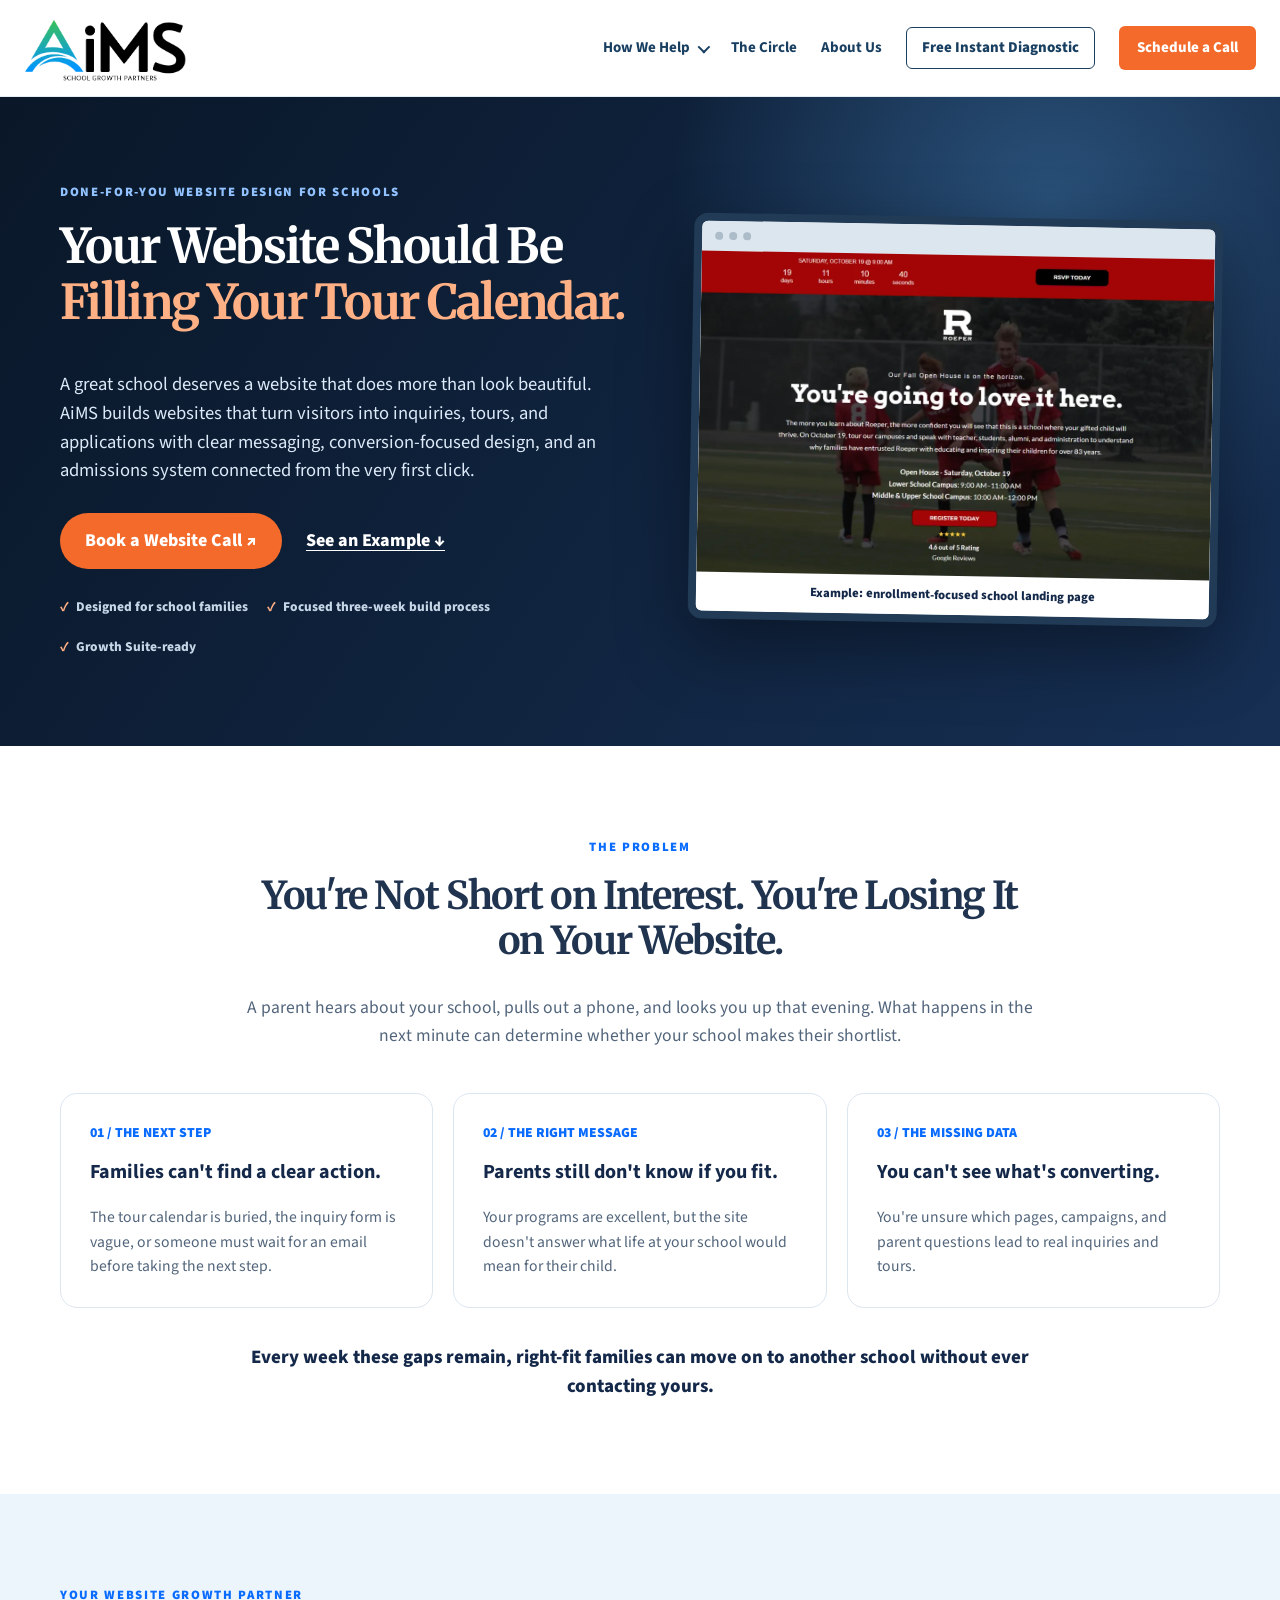
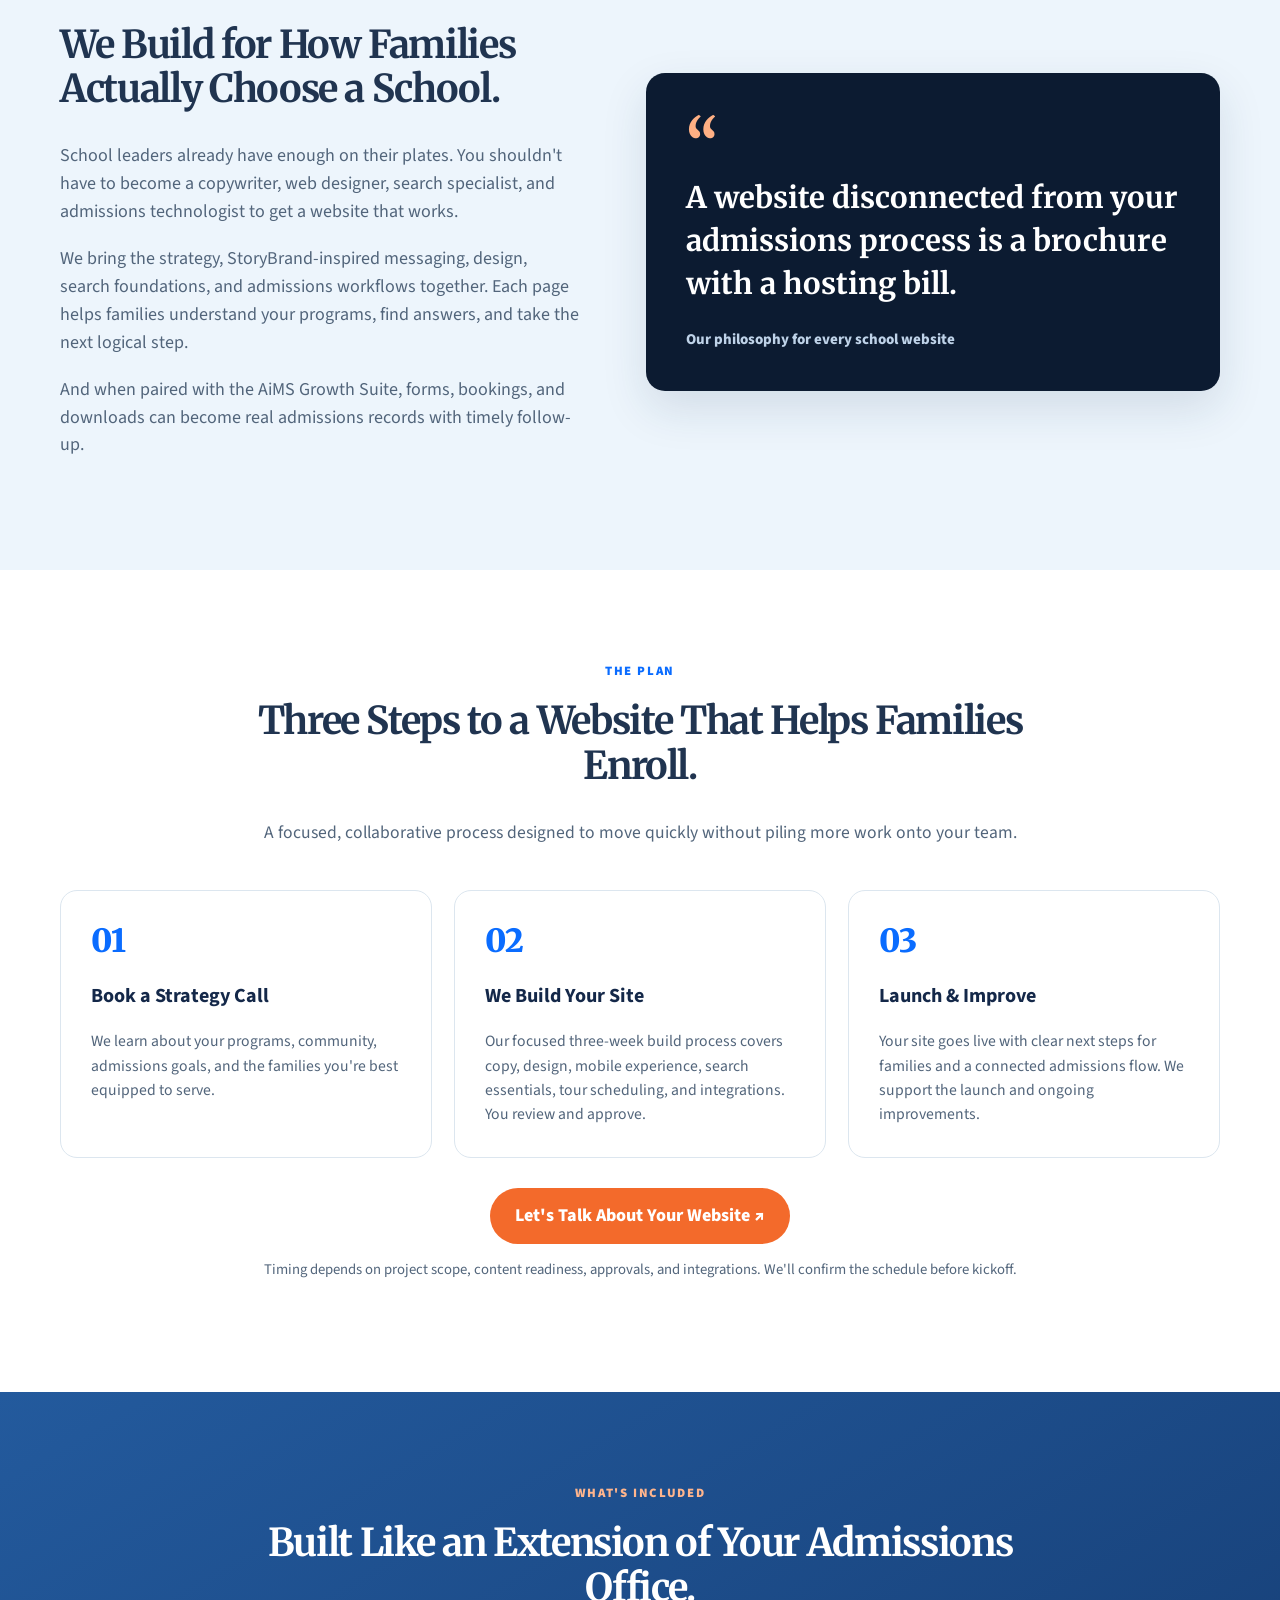
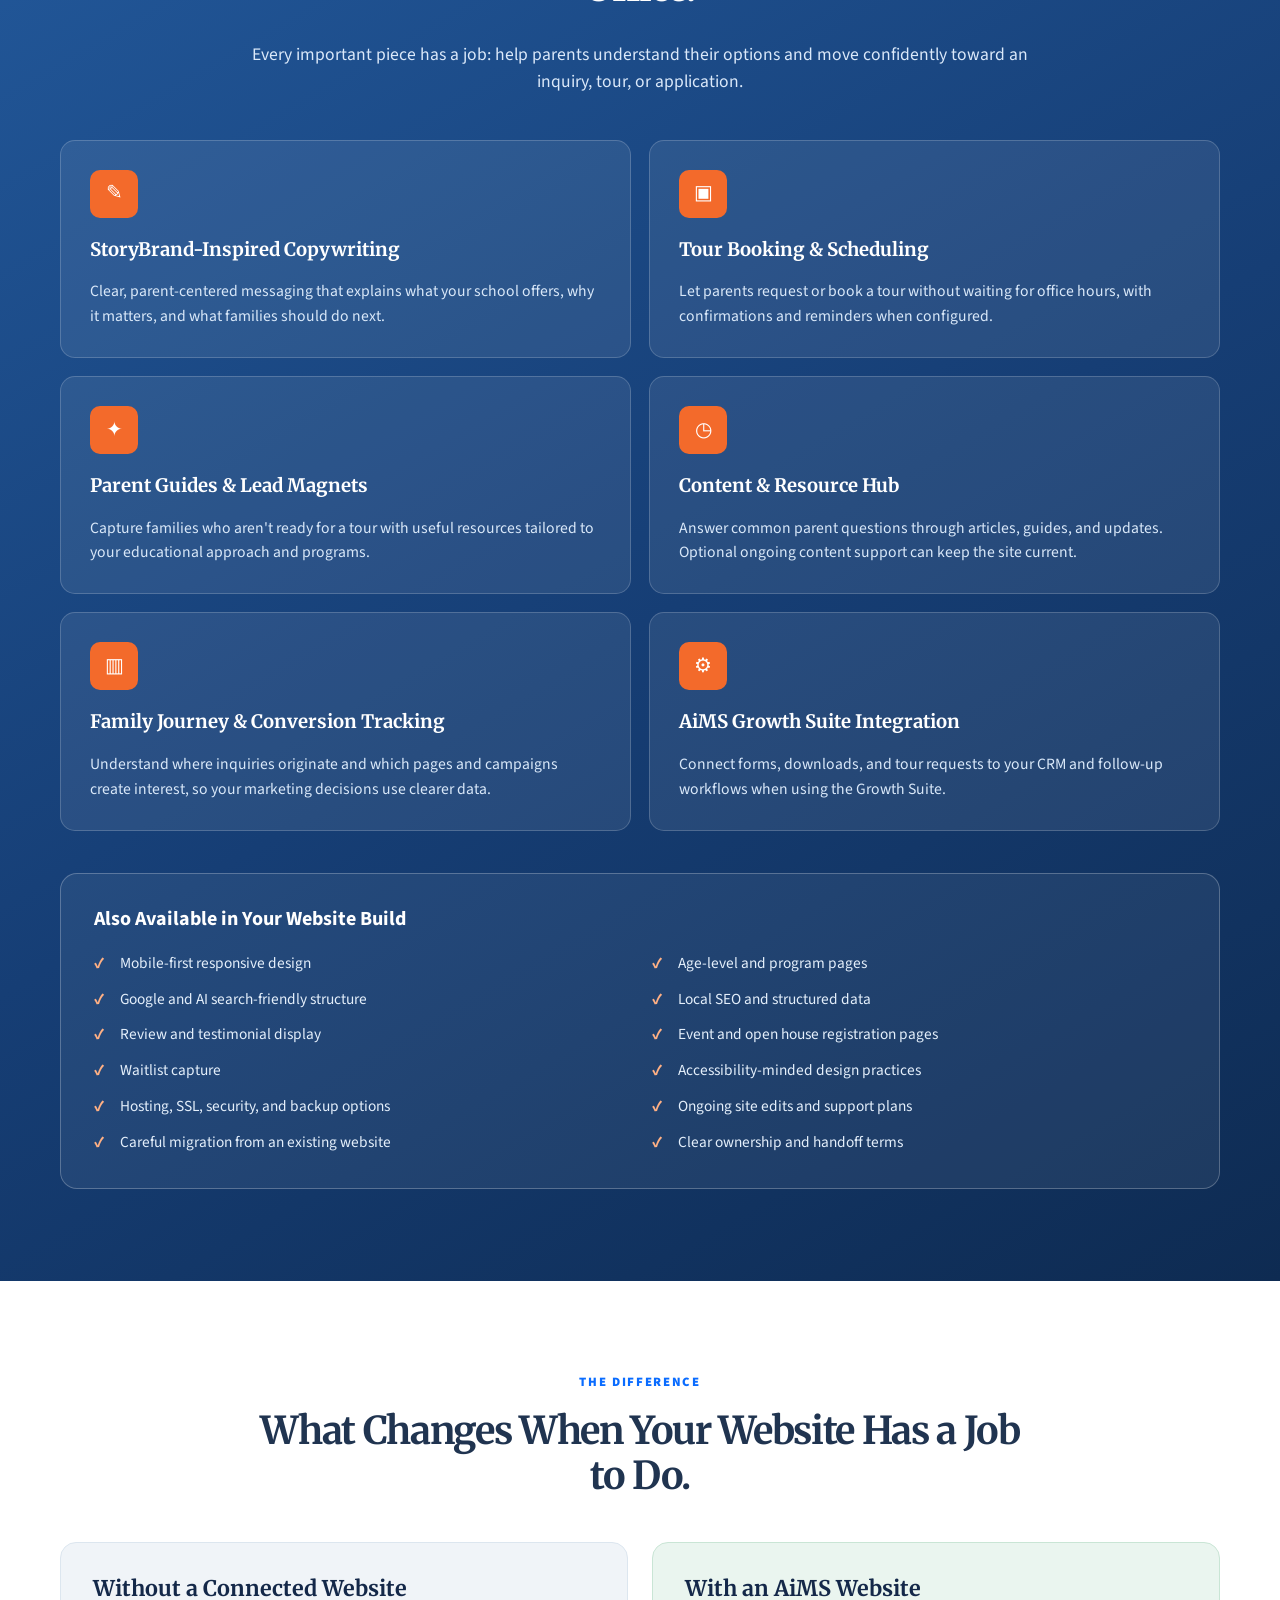
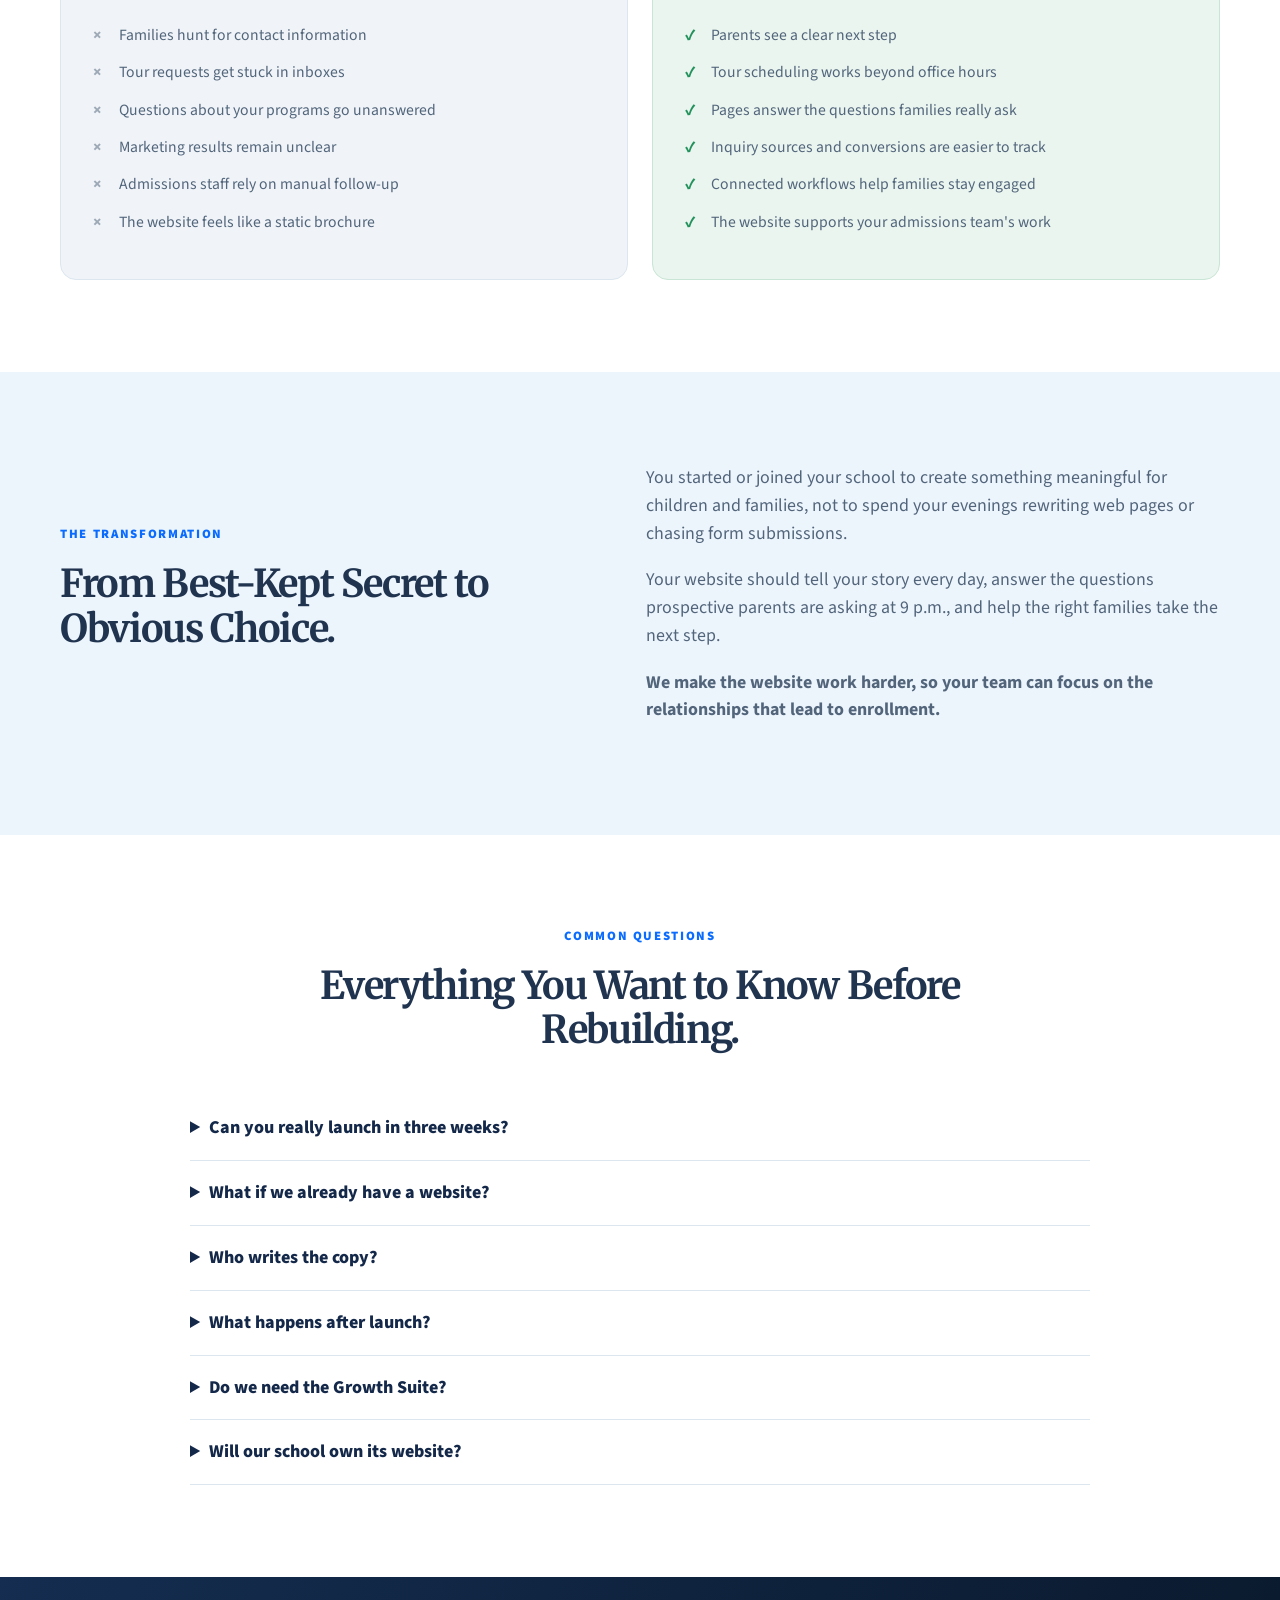
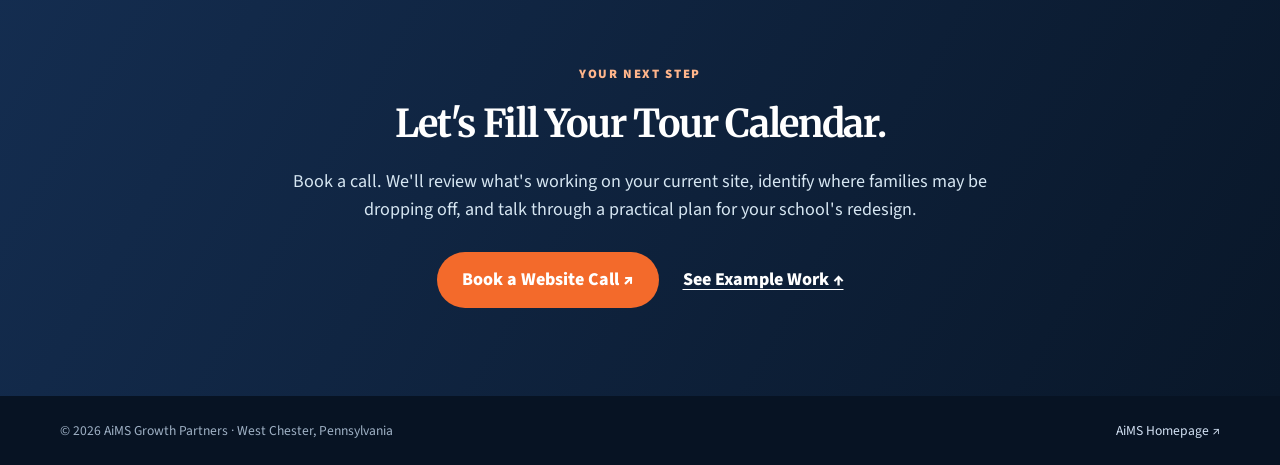
<file: website-design/index.html>
<!doctype html>
<html lang="en"><head><meta charset="utf-8"><meta name="viewport" content="width=device-width,initial-scale=1"><title>School Website Design Services | AiMS Growth Partners</title><meta content="AiMS builds conversion-focused websites for private and independent schools, designed to turn visitors into inquiries, campus tours, and applications." name="description"/><link rel="preconnect" href="https://fonts.googleapis.com"><link rel="preconnect" href="https://fonts.gstatic.com" crossorigin><link rel="stylesheet" href="https://fonts.googleapis.com/css2?family=Merriweather:wght@400;700;900&amp;family=Source+Sans+3:wght@400;500;600;700;800;900&amp;display=swap"><style>
:root{--navy:#142849;--deep:#0c1b31;--blue:#0a6cff;--orange:#f36a2b;--ink:#203450;--muted:#52657b;--pale:#edf5fc;--line:#dce6ef}
*{box-sizing:border-box}html{scroll-behavior:smooth}body{margin:0;color:var(--ink);font:18px/1.55 "Source Sans 3",Arial,sans-serif}a{color:inherit}h1,h2,h3,p{margin-top:0}h1,h2{font-family:Merriweather,Georgia,serif;line-height:1.16;letter-spacing:-.035em}h1{font-size:clamp(2.45rem,4.2vw,4.1rem)}h2{font-size:clamp(2rem,3vw,2.85rem)}h3{font-size:1.25rem;line-height:1.25}p{margin-bottom:19px}.container{width:min(1160px,calc(100% - 44px));margin:auto}.section{padding:92px 0}.eyebrow{font-size:.8rem;text-transform:uppercase;letter-spacing:.13em;color:var(--blue);font-weight:900;margin-bottom:16px}.intro{max-width:800px;text-align:center;margin:0 auto 44px}.intro p{font-size:1.1rem;color:var(--muted)}.button{display:inline-flex;align-items:center;justify-content:center;gap:10px;padding:14px 25px;border-radius:999px;background:var(--orange);color:#fff;font-weight:800;text-decoration:none;transition:.2s}.button:hover{background:#d94b12;transform:translateY(-2px)}.textlink{font-weight:800;color:var(--blue);text-decoration:underline;text-underline-offset:4px}
header{background:#fff;border-bottom:1px solid #e9edf2}.nav{min-height:78px;display:flex;align-items:center;justify-content:space-between;gap:22px}.brand{text-decoration:none;color:var(--navy);font-size:1.8rem;font-weight:900;letter-spacing:-.06em}.brand span{color:var(--orange)}.nav-links{display:flex;align-items:center;gap:24px}.nav-links>a:not(.button){font-weight:800;font-size:.9rem;text-decoration:none}.nav .button{font-size:.9rem;padding:10px 18px}
.hero{background:radial-gradient(circle at 82% 16%,#295078,transparent 32%),linear-gradient(125deg,#091728,#162f53);color:#fff;padding:86px 0 88px}.hero-grid{display:grid;grid-template-columns:1.04fr .96fr;gap:58px;align-items:center}.hero .eyebrow{color:#91c2ff}.hero h1 em{font-style:normal;color:#ffb084}.lead{font-size:1.16rem;color:#dce9f8;max-width:590px}.hero-actions{display:flex;align-items:center;gap:24px;flex-wrap:wrap;margin:28px 0}.hero-actions .textlink{color:#fff}.trust{display:flex;gap:19px;flex-wrap:wrap;font-size:.84rem;font-weight:800;color:#c5d6e7}.trust span:before{content:'✓';color:#ffb084;margin-right:7px}.browser{background:#f8fbfe;border-radius:14px;border:8px solid #213a55;box-shadow:0 25px 70px #0006;overflow:hidden;transform:rotate(1deg)}.browser-bar{height:30px;background:#dce6ef;display:flex;align-items:center;padding:0 13px;gap:6px}.browser-bar i{display:block;width:8px;height:8px;border-radius:50%;background:#adbcc9}.browser img{width:100%;display:block;aspect-ratio:1.6;object-fit:cover;object-position:top}.browser-foot{text-align:center;padding:10px;background:#fff;font-size:.79rem;font-weight:800;color:var(--navy)}
.problems{display:grid;grid-template-columns:repeat(3,1fr);gap:20px}.problem{background:#fff;border:1px solid var(--line);border-radius:17px;padding:29px}.problem-num{color:var(--blue);font-weight:900;font-size:.86rem;margin-bottom:16px}.problem h3{color:var(--navy)}.problem p{color:var(--muted);font-size:.98rem;margin:0}.stakes{text-align:center;margin:35px auto 0;font-size:1.18rem;font-weight:800;max-width:790px;color:var(--navy)}
.tint{background:var(--pale)}.split{display:grid;grid-template-columns:.95fr 1.05fr;gap:66px;align-items:center}.split p{color:var(--muted)}.callout{background:var(--deep);color:#fff;border-radius:19px;padding:40px;box-shadow:0 18px 45px #17345520}.callout .mark{color:#ffb084;font:900 4rem Merriweather,serif;line-height:1}.callout blockquote{margin:0;font:700 clamp(1.35rem,2.4vw,1.85rem)/1.45 Merriweather,Georgia,serif}.callout small{display:block;margin-top:22px;color:#bed2e8;font-weight:800}
.plan{display:grid;grid-template-columns:repeat(3,1fr);gap:22px}.plan article{border:1px solid var(--line);border-radius:17px;background:#fff;padding:30px}.plan b{display:block;color:var(--blue);font:900 2rem Merriweather,Georgia,serif;margin-bottom:23px}.plan h3{color:var(--navy)}.plan p{color:var(--muted);font-size:.98rem;margin:0}.plan-cta{text-align:center;margin-top:30px}.promise{color:var(--muted);font-size:.92rem;text-align:center;margin-top:15px}
.included{background:linear-gradient(150deg,#235a9d,#163e75 54%,#0e2b52);color:#fff}.included .eyebrow{color:#ffb58d}.included .intro p{color:#dbe9fa}.feature-grid{display:grid;grid-template-columns:repeat(2,1fr);gap:18px}.feature{background:#ffffff14;border:1px solid #ffffff30;border-radius:15px;padding:29px}.feature-icon{width:48px;height:48px;background:var(--orange);display:grid;place-items:center;border-radius:10px;font-size:1.25rem;margin-bottom:20px}.feature h3{color:#fff;font-family:Merriweather,Georgia,serif;font-size:1.16rem}.feature p{font-size:.98rem;color:#d9e8f9;margin:0}.extras{margin-top:42px;padding:33px;border:1px solid #ffffff3f;background:#ffffff10;border-radius:17px}.extras h3{color:#fff;margin-bottom:20px}.extra-grid{display:grid;grid-template-columns:repeat(2,1fr);gap:12px 24px}.extra{position:relative;padding-left:26px;color:#e4effb;font-size:.96rem}.extra:before{content:'✓';position:absolute;left:0;color:#ffb084;font-weight:900}
.compare{display:grid;grid-template-columns:1fr 1fr;gap:24px}.compare article{border-radius:16px;padding:32px;background:#f0f4f8;border:1px solid #dce6ef}.compare article.after{background:#eaf5ef;border-color:#c9e5d5}.compare h3{font-family:Merriweather,Georgia,serif;color:var(--navy);font-size:1.35rem}.compare ul{list-style:none;margin:0;padding:0}.compare li{position:relative;padding-left:26px;margin:13px 0;font-size:.98rem;color:var(--muted)}.compare li:before{content:'×';position:absolute;left:0;color:#9da9b6;font-weight:900}.compare .after li:before{content:'✓';color:#24925c}
.transformation{background:var(--pale)}.transformation p{font-size:1.12rem;color:var(--muted)}.faq{max-width:900px;margin:auto}.faq details{border-bottom:1px solid var(--line);padding:18px 0}.faq summary{font-weight:800;cursor:pointer;color:var(--navy)}.faq p{color:var(--muted);font-size:1rem;margin:11px 0 0}
.bottom{background:linear-gradient(120deg,#142d50,#091729);padding:88px 0;text-align:center;color:#fff}.bottom h2{max-width:820px;margin:0 auto 21px}.bottom p{max-width:700px;color:#d6e6f2;margin:0 auto 29px;font-size:1.13rem}.bottom-actions{display:flex;justify-content:center;align-items:center;gap:24px;flex-wrap:wrap}.bottom .textlink{color:#fff}.footer{background:#071323;color:#9fb1c5;font-size:.85rem;padding:24px 0}.footer-content{display:flex;justify-content:space-between;gap:15px;flex-wrap:wrap}.footer a{color:#d2e0f2;text-decoration:none}
@media(max-width:950px){.hero-grid,.split{grid-template-columns:1fr}.hero-grid{gap:40px}.browser{max-width:730px}.plan{grid-template-columns:1fr}}@media(max-width:700px){body{font-size:17px}.section{padding:65px 0}.hero{padding:67px 0}.nav-links>a:not(.button){display:none}.problems,.feature-grid,.extra-grid,.compare{grid-template-columns:1fr}.hero-actions{flex-direction:column;align-items:flex-start}.callout{padding:28px}.hero-grid{gap:35px}}

.hero h1{font-size:clamp(2.3rem,3.75vw,3.6rem)}@media(max-width:700px){.hero h1{font-size:clamp(2.1rem,7vw,2.6rem)}}</style><link rel="stylesheet" href="/assets/site-navigation.css"></head><body><header class="aims-site-header"><div class="aims-site-bar"><a class="aims-site-brand" href="/" aria-label="AiMS School Growth Partners home"><img src="/assets/aims-logo.png" alt="AiMS School Growth Partners" width="172" height="78"></a><nav class="aims-site-nav" aria-label="Main navigation"><details class="aims-site-drop"><summary>How We Help</summary><div class="aims-site-dropdown"><a href="/deep-dive-diagnostic/" class="aims-site-sub">Deep Dive Diagnostic <span class="start-here">Start Here</span></a><a href="/finding-the-perfect-match/" class="aims-site-sub">Enrollment Marketing Program</a><a href="/growth-suite/" class="aims-site-sub">Growth Suite Marketing &amp; Admissions Software</a><a href="/website-design/" class="aims-site-sub" aria-current="page">Web Design Services</a></div></details><a href="/circle/" class="">The Circle</a><a href="/about/" class="">About Us</a><a href="/free-marketing-report/" class="aims-site-outline">Free Instant Diagnostic</a><a class="aims-site-cta" href="https://getaims.co/demo">Schedule a Call</a></nav><details class="aims-site-mobile"><summary>Menu</summary><nav class="aims-site-mobile-menu" aria-label="Mobile navigation"><strong class="mobile-label">How We Help</strong><a href="/deep-dive-diagnostic/" class="aims-site-sub">Deep Dive Diagnostic <span class="start-here">Start Here</span></a><a href="/finding-the-perfect-match/" class="aims-site-sub">Enrollment Marketing Program</a><a href="/growth-suite/" class="aims-site-sub">Growth Suite Marketing &amp; Admissions Software</a><a href="/website-design/" class="aims-site-sub" aria-current="page">Web Design Services</a><a href="/circle/" class="">The Circle</a><a href="/about/" class="">About Us</a><a href="/free-marketing-report/" class="aims-site-outline">Free Instant Diagnostic</a><a class="aims-site-cta" href="https://getaims.co/demo">Schedule a Call</a></nav></details></div></header><main>
<section class="hero"><div class="container hero-grid"><div><div class="eyebrow">Done-For-You Website Design for Schools</div><h1>Your Website Should Be <em>Filling Your Tour Calendar.</em></h1><p class="lead">A great school deserves a website that does more than look beautiful. AiMS builds websites that turn visitors into inquiries, tours, and applications with clear messaging, conversion-focused design, and an admissions system connected from the very first click.</p><div class="hero-actions"><a class="button" href="https://getaims.co/demo">Book a Website Call ↗</a><a class="textlink" href="/website-design/#example">See an Example ↓</a></div><div class="trust"><span>Designed for school families</span><span>Focused three-week build process</span><span>Growth Suite-ready</span></div></div><div class="browser" id="example"><div class="browser-bar"><i></i><i></i><i></i></div><img alt="Roeper School open house landing page created with clear enrollment messaging" src="/assets/landing-page.webp"/><div class="browser-foot">Example: enrollment-focused school landing page</div></div></div></section>
<section class="section" id="problem"><div class="container"><div class="intro"><div class="eyebrow">The Problem</div><h2>You're Not Short on Interest. You're Losing It on Your Website.</h2><p>A parent hears about your school, pulls out a phone, and looks you up that evening. What happens in the next minute can determine whether your school makes their shortlist.</p></div><div class="problems"><article class="problem"><div class="problem-num">01 / THE NEXT STEP</div><h3>Families can't find a clear action.</h3><p>The tour calendar is buried, the inquiry form is vague, or someone must wait for an email before taking the next step.</p></article><article class="problem"><div class="problem-num">02 / THE RIGHT MESSAGE</div><h3>Parents still don't know if you fit.</h3><p>Your programs are excellent, but the site doesn't answer what life at your school would mean for their child.</p></article><article class="problem"><div class="problem-num">03 / THE MISSING DATA</div><h3>You can't see what's converting.</h3><p>You're unsure which pages, campaigns, and parent questions lead to real inquiries and tours.</p></article></div><p class="stakes">Every week these gaps remain, right-fit families can move on to another school without ever contacting yours.</p></div></section>
<section class="section tint"><div class="container split"><div><div class="eyebrow">Your Website Growth Partner</div><h2>We Build for How Families Actually Choose a School.</h2><p>School leaders already have enough on their plates. You shouldn't have to become a copywriter, web designer, search specialist, and admissions technologist to get a website that works.</p><p>We bring the strategy, StoryBrand-inspired messaging, design, search foundations, and admissions workflows together. Each page helps families understand your programs, find answers, and take the next logical step.</p><p>And when paired with the AiMS Growth Suite, forms, bookings, and downloads can become real admissions records with timely follow-up.</p></div><div class="callout"><div class="mark">“</div><blockquote>A website disconnected from your admissions process is a brochure with a hosting bill.</blockquote><small>Our philosophy for every school website</small></div></div></section>
<section class="section" id="process"><div class="container"><div class="intro"><div class="eyebrow">The Plan</div><h2>Three Steps to a Website That Helps Families Enroll.</h2><p>A focused, collaborative process designed to move quickly without piling more work onto your team.</p></div><div class="plan"><article><b>01</b><h3>Book a Strategy Call</h3><p>We learn about your programs, community, admissions goals, and the families you're best equipped to serve.</p></article><article><b>02</b><h3>We Build Your Site</h3><p>Our focused three-week build process covers copy, design, mobile experience, search essentials, tour scheduling, and integrations. You review and approve.</p></article><article><b>03</b><h3>Launch &amp; Improve</h3><p>Your site goes live with clear next steps for families and a connected admissions flow. We support the launch and ongoing improvements.</p></article></div><div class="plan-cta"><a class="button" href="https://getaims.co/demo">Let's Talk About Your Website ↗</a></div><p class="promise">Timing depends on project scope, content readiness, approvals, and integrations. We'll confirm the schedule before kickoff.</p></div></section>
<section class="section included" id="included"><div class="container"><div class="intro"><div class="eyebrow">What's Included</div><h2>Built Like an Extension of Your Admissions Office.</h2><p>Every important piece has a job: help parents understand their options and move confidently toward an inquiry, tour, or application.</p></div><div class="feature-grid">
<article class="feature"><div class="feature-icon">✎</div><h3>StoryBrand-Inspired Copywriting</h3><p>Clear, parent-centered messaging that explains what your school offers, why it matters, and what families should do next.</p></article>
<article class="feature"><div class="feature-icon">▣</div><h3>Tour Booking &amp; Scheduling</h3><p>Let parents request or book a tour without waiting for office hours, with confirmations and reminders when configured.</p></article>
<article class="feature"><div class="feature-icon">✦</div><h3>Parent Guides &amp; Lead Magnets</h3><p>Capture families who aren't ready for a tour with useful resources tailored to your educational approach and programs.</p></article>
<article class="feature"><div class="feature-icon">◷</div><h3>Content &amp; Resource Hub</h3><p>Answer common parent questions through articles, guides, and updates. Optional ongoing content support can keep the site current.</p></article>
<article class="feature"><div class="feature-icon">▥</div><h3>Family Journey &amp; Conversion Tracking</h3><p>Understand where inquiries originate and which pages and campaigns create interest, so your marketing decisions use clearer data.</p></article>
<article class="feature"><div class="feature-icon">⚙</div><h3>AiMS Growth Suite Integration</h3><p>Connect forms, downloads, and tour requests to your CRM and follow-up workflows when using the Growth Suite.</p></article>
</div><div class="extras"><h3>Also Available in Your Website Build</h3><div class="extra-grid"><div class="extra">Mobile-first responsive design</div><div class="extra">Age-level and program pages</div><div class="extra">Google and AI search-friendly structure</div><div class="extra">Local SEO and structured data</div><div class="extra">Review and testimonial display</div><div class="extra">Event and open house registration pages</div><div class="extra">Waitlist capture</div><div class="extra">Accessibility-minded design practices</div><div class="extra">Hosting, SSL, security, and backup options</div><div class="extra">Ongoing site edits and support plans</div><div class="extra">Careful migration from an existing website</div><div class="extra">Clear ownership and handoff terms</div></div></div></div></section>
<section class="section" id="transformation"><div class="container"><div class="intro"><div class="eyebrow">The Difference</div><h2>What Changes When Your Website Has a Job to Do.</h2></div><div class="compare"><article><h3>Without a Connected Website</h3><ul><li>Families hunt for contact information</li><li>Tour requests get stuck in inboxes</li><li>Questions about your programs go unanswered</li><li>Marketing results remain unclear</li><li>Admissions staff rely on manual follow-up</li><li>The website feels like a static brochure</li></ul></article><article class="after"><h3>With an AiMS Website</h3><ul><li>Parents see a clear next step</li><li>Tour scheduling works beyond office hours</li><li>Pages answer the questions families really ask</li><li>Inquiry sources and conversions are easier to track</li><li>Connected workflows help families stay engaged</li><li>The website supports your admissions team's work</li></ul></article></div></div></section>
<section class="section transformation"><div class="container split"><div><div class="eyebrow">The Transformation</div><h2>From Best-Kept Secret to Obvious Choice.</h2></div><div><p>You started or joined your school to create something meaningful for children and families, not to spend your evenings rewriting web pages or chasing form submissions.</p><p>Your website should tell your story every day, answer the questions prospective parents are asking at 9 p.m., and help the right families take the next step.</p><p><strong>We make the website work harder, so your team can focus on the relationships that lead to enrollment.</strong></p></div></div></section>
<section class="section" id="faq"><div class="container"><div class="intro"><div class="eyebrow">Common Questions</div><h2>Everything You Want to Know Before Rebuilding.</h2></div><div class="faq">
<details><summary>Can you really launch in three weeks?</summary><p>Our process is designed for a focused three-week build. We'll confirm a realistic timeline after reviewing the number of pages, content, integrations, and approvals your project requires.</p></details>
<details><summary>What if we already have a website?</summary><p>Most schools do. We'll review what should be retained, plan the migration, and keep your existing site available until the replacement is ready to go live whenever the hosting setup allows.</p></details>
<details><summary>Who writes the copy?</summary><p>Our team drafts conversion-focused copy based on your school and parent audience. You provide input and approvals rather than starting from a blank document.</p></details>
<details><summary>What happens after launch?</summary><p>We can provide ongoing hosting, maintenance, security, content updates, and search-focused improvements based on the support plan you select.</p></details>
<details><summary>Do we need the Growth Suite?</summary><p>No. A conversion-focused website can stand on its own. Connecting it to the Growth Suite adds admissions CRM tracking, automated nurturing, and a more complete view of the parent journey.</p></details>
<details><summary>Will our school own its website?</summary><p>We'll define asset ownership, platform access, hosting, and handoff terms clearly in your project agreement before work begins.</p></details>
</div></div></section>
<section class="bottom"><div class="container"><div class="eyebrow" style="color:#ffb58b">Your Next Step</div><h2>Let's Fill Your Tour Calendar.</h2><p>Book a call. We'll review what's working on your current site, identify where families may be dropping off, and talk through a practical plan for your school's redesign.</p><div class="bottom-actions"><a class="button" href="https://getaims.co/demo">Book a Website Call ↗</a><a class="textlink" href="/website-design/#example">See Example Work ↑</a></div></div></section>
</main><footer class="footer"><div class="container footer-content"><span>© 2026 AiMS Growth Partners · West Chester, Pennsylvania</span><a href="/">AiMS Homepage ↗</a></div></footer></body></html>
</file>
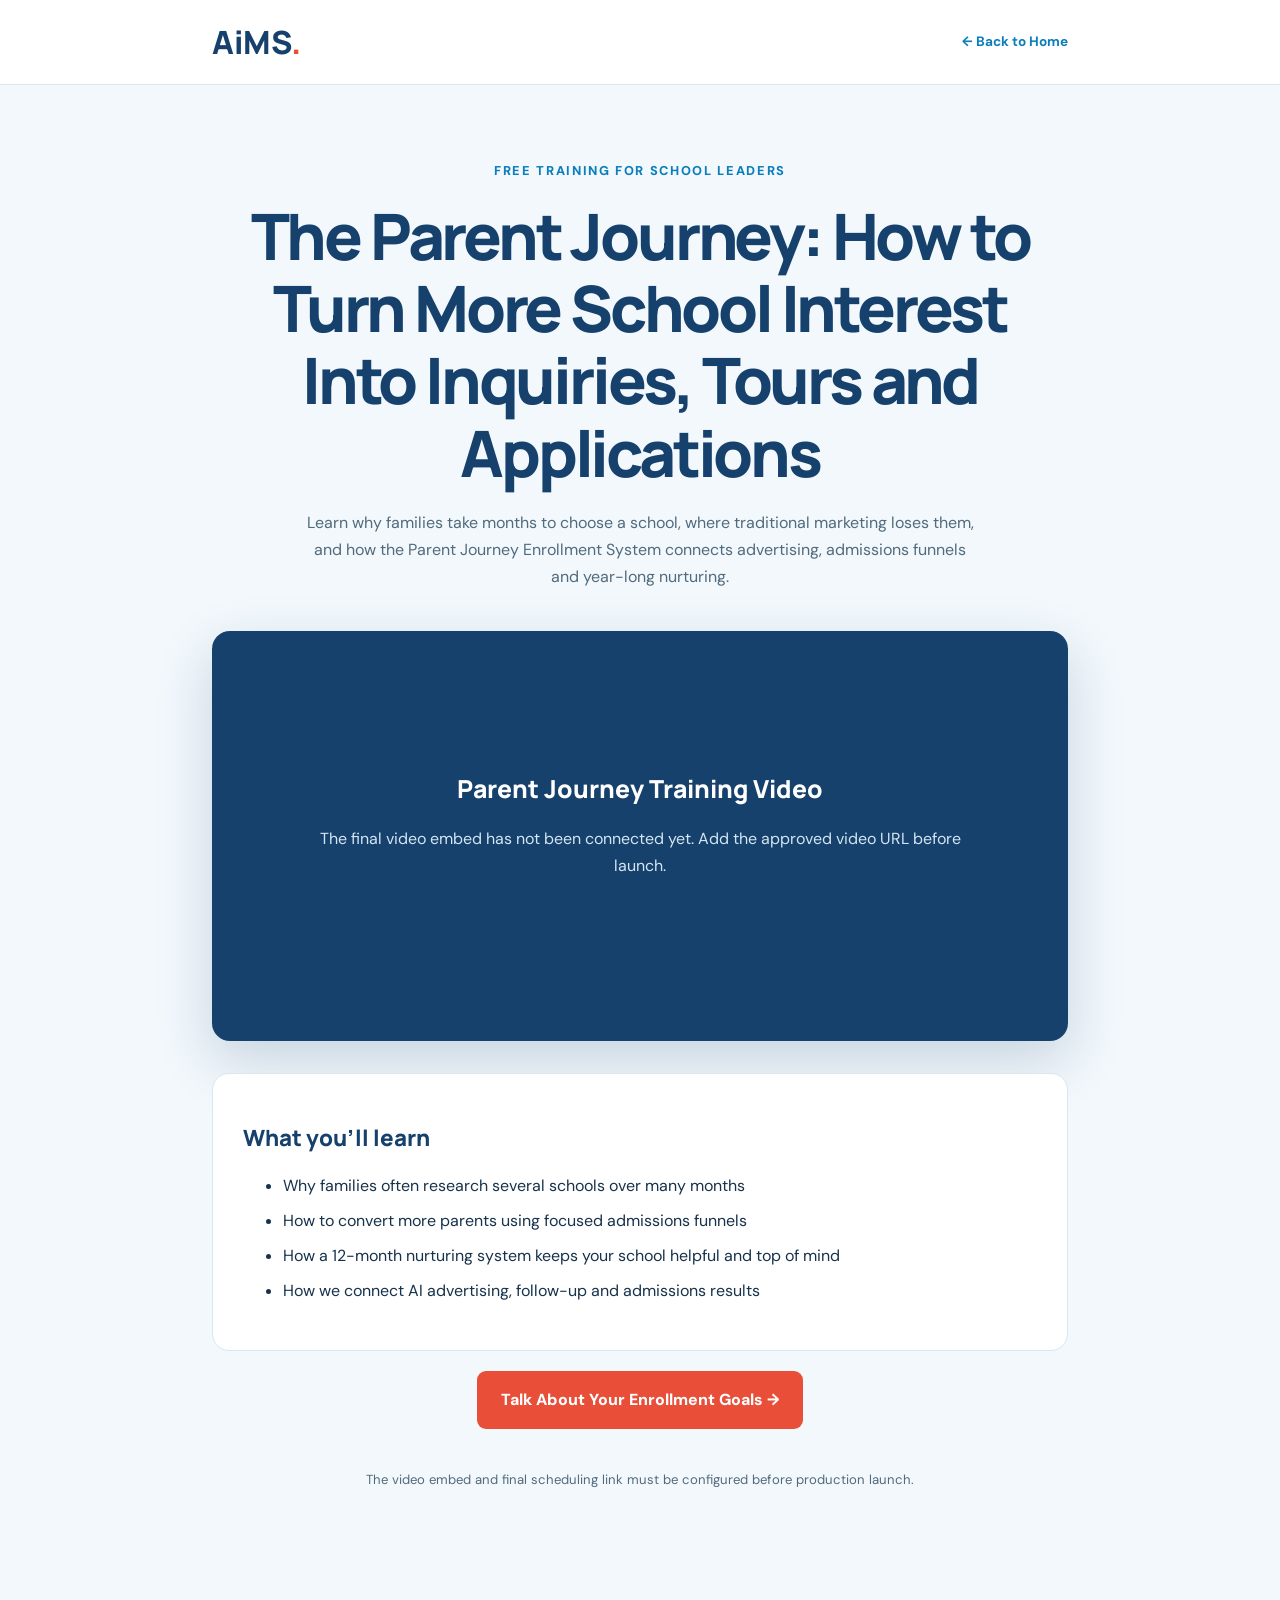
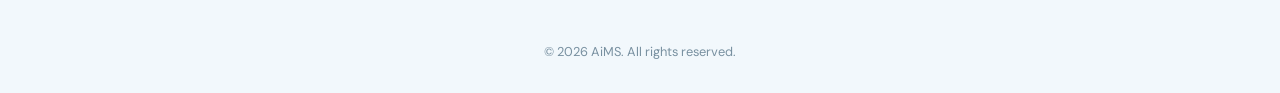
<file: parent-journey.html>
<!doctype html><html lang="en"><head><meta charset="utf-8"><meta name="viewport" content="width=device-width,initial-scale=1"><title>Free Parent Journey Training | AiMS</title><meta name="description" content="Learn how schools attract, nurture and enroll more right-fit families through the Parent Journey."><link href="https://fonts.googleapis.com/css2?family=DM+Sans:wght@400;600;700&family=Manrope:wght@600;700;800&display=swap" rel="stylesheet"><style>*{box-sizing:border-box}body{margin:0;font:16px/1.7 'DM Sans',Arial;color:#17324b;background:#f2f8fc}a{text-decoration:none;color:inherit}.container{max-width:900px;margin:auto;padding:0 22px}header{background:white;border-bottom:1px solid #dce8ef;padding:20px 0}header .container{display:flex;justify-content:space-between;align-items:center}.logo{font:800 2rem Manrope;color:#16416c}.logo span{color:#e84e38}.back{font-size:.85rem;font-weight:700;color:#0b7ebb}main{text-align:center;padding:75px 0 100px}.eyebrow{font-size:.8rem;text-transform:uppercase;letter-spacing:.13em;font-weight:800;color:#0b7ebb}h1{font:800 clamp(2.3rem,5vw,4.1rem)/1.13 Manrope;letter-spacing:-.05em;color:#16416c;margin:18px auto;max-width:840px}p{color:#516a7d;margin:20px auto;max-width:680px}.video{margin-top:40px;border-radius:18px;background:#16416c;color:white;min-height:410px;display:flex;flex-direction:column;align-items:center;justify-content:center;padding:40px;box-shadow:0 20px 55px #16416c30}.video strong{font:800 1.55rem Manrope}.video p{color:#d3e6f3}.btn{display:inline-block;background:#e84e38;color:white;border-radius:9px;padding:15px 24px;font-weight:800;margin:20px 0}.info{background:white;border:1px solid #dae7ee;border-radius:17px;text-align:left;padding:30px;margin-top:32px}.info h2{font:800 1.4rem Manrope;color:#16416c}.info li{margin:8px 0}footer{text-align:center;padding:30px;color:#7890a0;font-size:.8rem}@media(max-width:600px){main{padding-top:55px}.video{min-height:300px}}</style></head><body><header><div class="container"><a class="logo" href="/">AiMS<span>.</span></a><a class="back" href="/">← Back to Home</a></div></header><main><div class="container"><div class="eyebrow">Free training for school leaders</div><h1>The Parent Journey: How to Turn More School Interest Into Inquiries, Tours and Applications</h1><p>Learn why families take months to choose a school, where traditional marketing loses them, and how the Parent Journey Enrollment System connects advertising, admissions funnels and year-long nurturing.</p><div class="video" aria-label="Video placeholder"><strong>Parent Journey Training Video</strong><p>The final video embed has not been connected yet. Add the approved video URL before launch.</p></div><div class="info"><h2>What you'll learn</h2><ul><li>Why families often research several schools over many months</li><li>How to convert more parents using focused admissions funnels</li><li>How a 12-month nurturing system keeps your school helpful and top of mind</li><li>How we connect AI advertising, follow-up and admissions results</li></ul></div><a class="btn" href="https://getaims.co/contact">Talk About Your Enrollment Goals →</a><p style="font-size:.82rem">The video embed and final scheduling link must be configured before production launch.</p></div></main><footer>© <span id="y"></span> AiMS. All rights reserved.</footer><script>document.getElementById('y').textContent=new Date().getFullYear()</script></body></html>
</file>
<file: assets/site-navigation.css>
.aims-site-header{position:relative;z-index:1100;background:#fff;border-bottom:1px solid #e4edf3;font-family:'Source Sans 3',Arial,sans-serif;color:#183e60}
.aims-site-header *{box-sizing:border-box}
.aims-site-header .aims-site-bar{width:min(1250px,calc(100% - 48px));margin:auto;min-height:96px;display:flex;align-items:center;justify-content:space-between;gap:28px}
.aims-site-header .aims-site-brand{display:flex;align-items:center;flex-shrink:0;text-decoration:none;background:transparent;padding:0;border:0}
.aims-site-header .aims-site-brand img{display:block;width:172px;height:auto;max-height:81px;object-fit:contain}
.aims-site-header .aims-site-nav{display:flex;align-items:center;gap:24px;font-size:15px;font-weight:700;line-height:1.25}
.aims-site-header .aims-site-nav>a,.aims-site-header .aims-site-drop>summary{color:#183e60;text-decoration:none;white-space:nowrap;cursor:pointer}
.aims-site-header .aims-site-nav>a:hover,.aims-site-header .aims-site-drop>summary:hover,.aims-site-header .aims-site-nav a[aria-current="page"]{color:#087bba}
.aims-site-header .aims-site-drop{position:relative;margin:0;padding:0}
.aims-site-header .aims-site-drop summary{list-style:none;display:flex;align-items:center;gap:8px}
.aims-site-header .aims-site-drop summary::-webkit-details-marker{display:none}
.aims-site-header .aims-site-drop summary:after{content:"";width:7px;height:7px;border-right:2px solid currentColor;border-bottom:2px solid currentColor;transform:rotate(45deg) translateY(-2px)}
.aims-site-header .aims-site-dropdown{position:absolute;left:-18px;top:calc(100% + 20px);width:248px;padding:9px;background:#fff;border:1px solid #dde9f0;border-radius:11px;box-shadow:0 18px 45px #0d2d4a24}
.aims-site-header .aims-site-dropdown a{display:block;padding:12px 13px;border-radius:6px;color:#183e60;text-decoration:none}
.aims-site-header .aims-site-dropdown a:hover{background:#eef7fc;color:#087bba}
.aims-site-header .aims-site-cta{background:#f36a2b!important;color:#fff!important;padding:13px 18px!important;border-radius:6px;font-weight:800;text-decoration:none;white-space:nowrap}
.aims-site-header .aims-site-cta:hover{background:#d8551d!important}
.aims-site-header .aims-site-mobile{display:none}
.aims-site-header a:focus-visible,.aims-site-header summary:focus-visible{outline:3px solid #37a5df;outline-offset:3px}
@media(max-width:1050px){.aims-site-header .aims-site-nav{gap:15px;font-size:14px}.aims-site-header .aims-site-brand img{width:145px}.aims-site-header .aims-site-bar{gap:18px}}
@media(max-width:870px){.aims-site-header .aims-site-bar{width:calc(100% - 34px);min-height:78px}.aims-site-header .aims-site-brand img{width:135px}.aims-site-header .aims-site-nav{display:none}.aims-site-header .aims-site-mobile{display:block;position:relative}.aims-site-header .aims-site-mobile>summary{cursor:pointer;display:flex;align-items:center;gap:9px;list-style:none;font-size:15px;font-weight:800;padding:10px}.aims-site-header .aims-site-mobile>summary::-webkit-details-marker{display:none}.aims-site-header .aims-site-mobile>summary:before{content:'☰';font-size:22px;line-height:1}.aims-site-header .aims-site-mobile-menu{position:absolute;right:0;top:calc(100% + 14px);width:min(310px,calc(100vw - 34px));background:#fff;border:1px solid #dce8ef;border-radius:10px;padding:10px;box-shadow:0 22px 50px #0d2d4a30}.aims-site-header .aims-site-mobile-menu a{display:block;padding:11px 13px;border-radius:5px;text-decoration:none;color:#183e60;font-size:16px;font-weight:700}.aims-site-header .aims-site-mobile-menu a:hover{background:#edf6fc}.aims-site-header .aims-site-mobile-menu .aims-site-cta{text-align:center;margin-top:8px}.aims-site-header .aims-site-mobile-menu .aims-site-sub{padding-left:25px;font-weight:500}}

.aims-site-header .aims-site-dropdown{width:325px;top:100%;padding-top:10px}.aims-site-header .start-here{display:inline-block;background:#fff0e6;color:#b53c08;font-size:12px;font-weight:800;padding:3px 8px;border-radius:99px;margin-left:5px}.aims-site-header .aims-site-outline{border:1.5px solid #183e60;border-radius:6px;padding:11px 15px!important;color:#183e60!important;background:transparent!important;white-space:nowrap;font-weight:800}.aims-site-header .aims-site-outline:hover{background:#eef6fc!important}.aims-site-header .mobile-label{display:block;padding:11px 13px}.aims-site-header .aims-site-mobile-menu .aims-site-outline{text-align:center;margin-top:8px}.aims-site-header .aims-site-mobile-menu{max-height:calc(100dvh - 100px);overflow:auto}.aims-site-header .aims-site-dropdown .aims-site-sub{white-space:normal}.school-logo-viewport{overflow:hidden;width:100%;margin-top:24px;mask-image:linear-gradient(90deg,transparent,#000 6%,#000 94%,transparent)}.school-logo-track{display:flex;width:max-content;animation:school-logos 40s linear infinite}.school-logo-group{display:flex;align-items:center;gap:42px;padding:0 21px}.school-logo-group img{width:145px;height:76px;object-fit:contain;filter:grayscale(1);mix-blend-mode:multiply}.school-logo-group img.invert-logo{filter:grayscale(1) invert(1)}.school-logo-viewport:hover .school-logo-track{animation-play-state:paused}@keyframes school-logos{to{transform:translateX(-50%)}}@media(prefers-reduced-motion:reduce){.school-logo-track{animation:none}.school-logo-viewport{overflow-x:auto;mask-image:none}}
</file>
